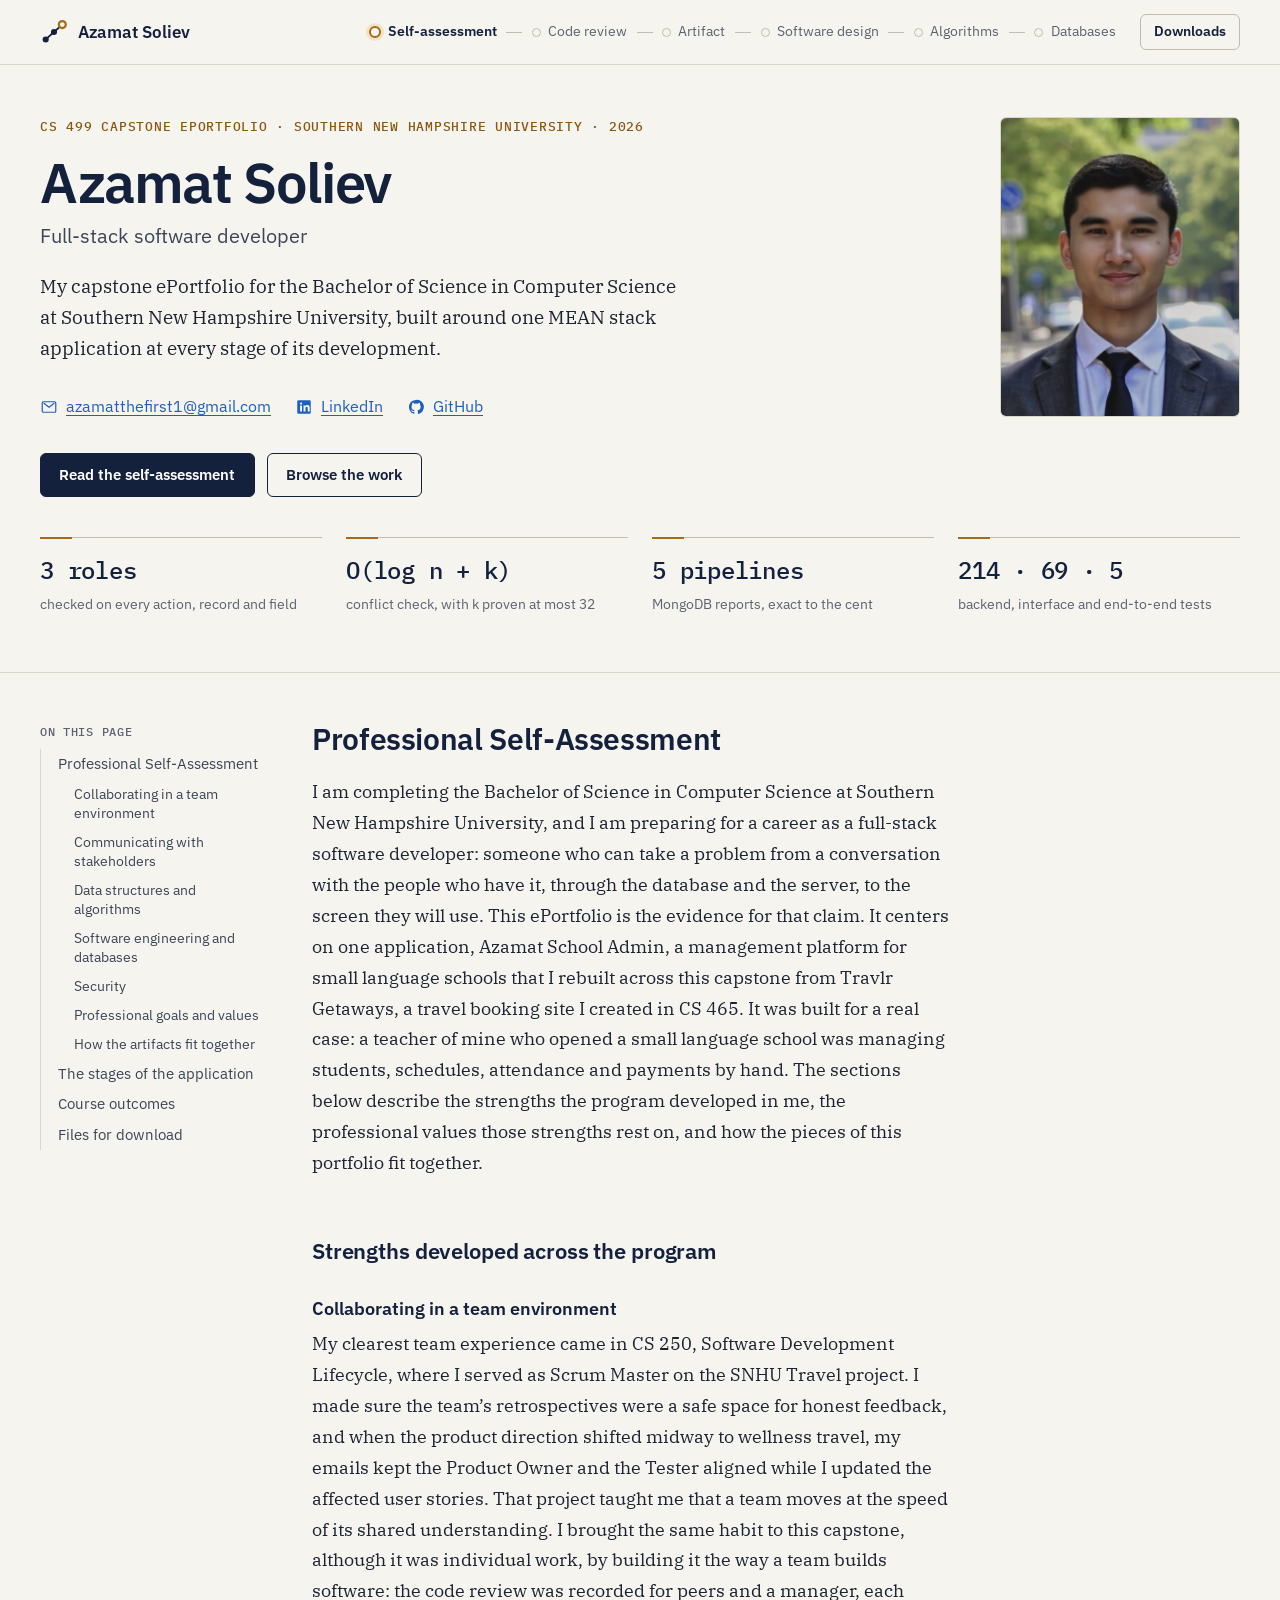
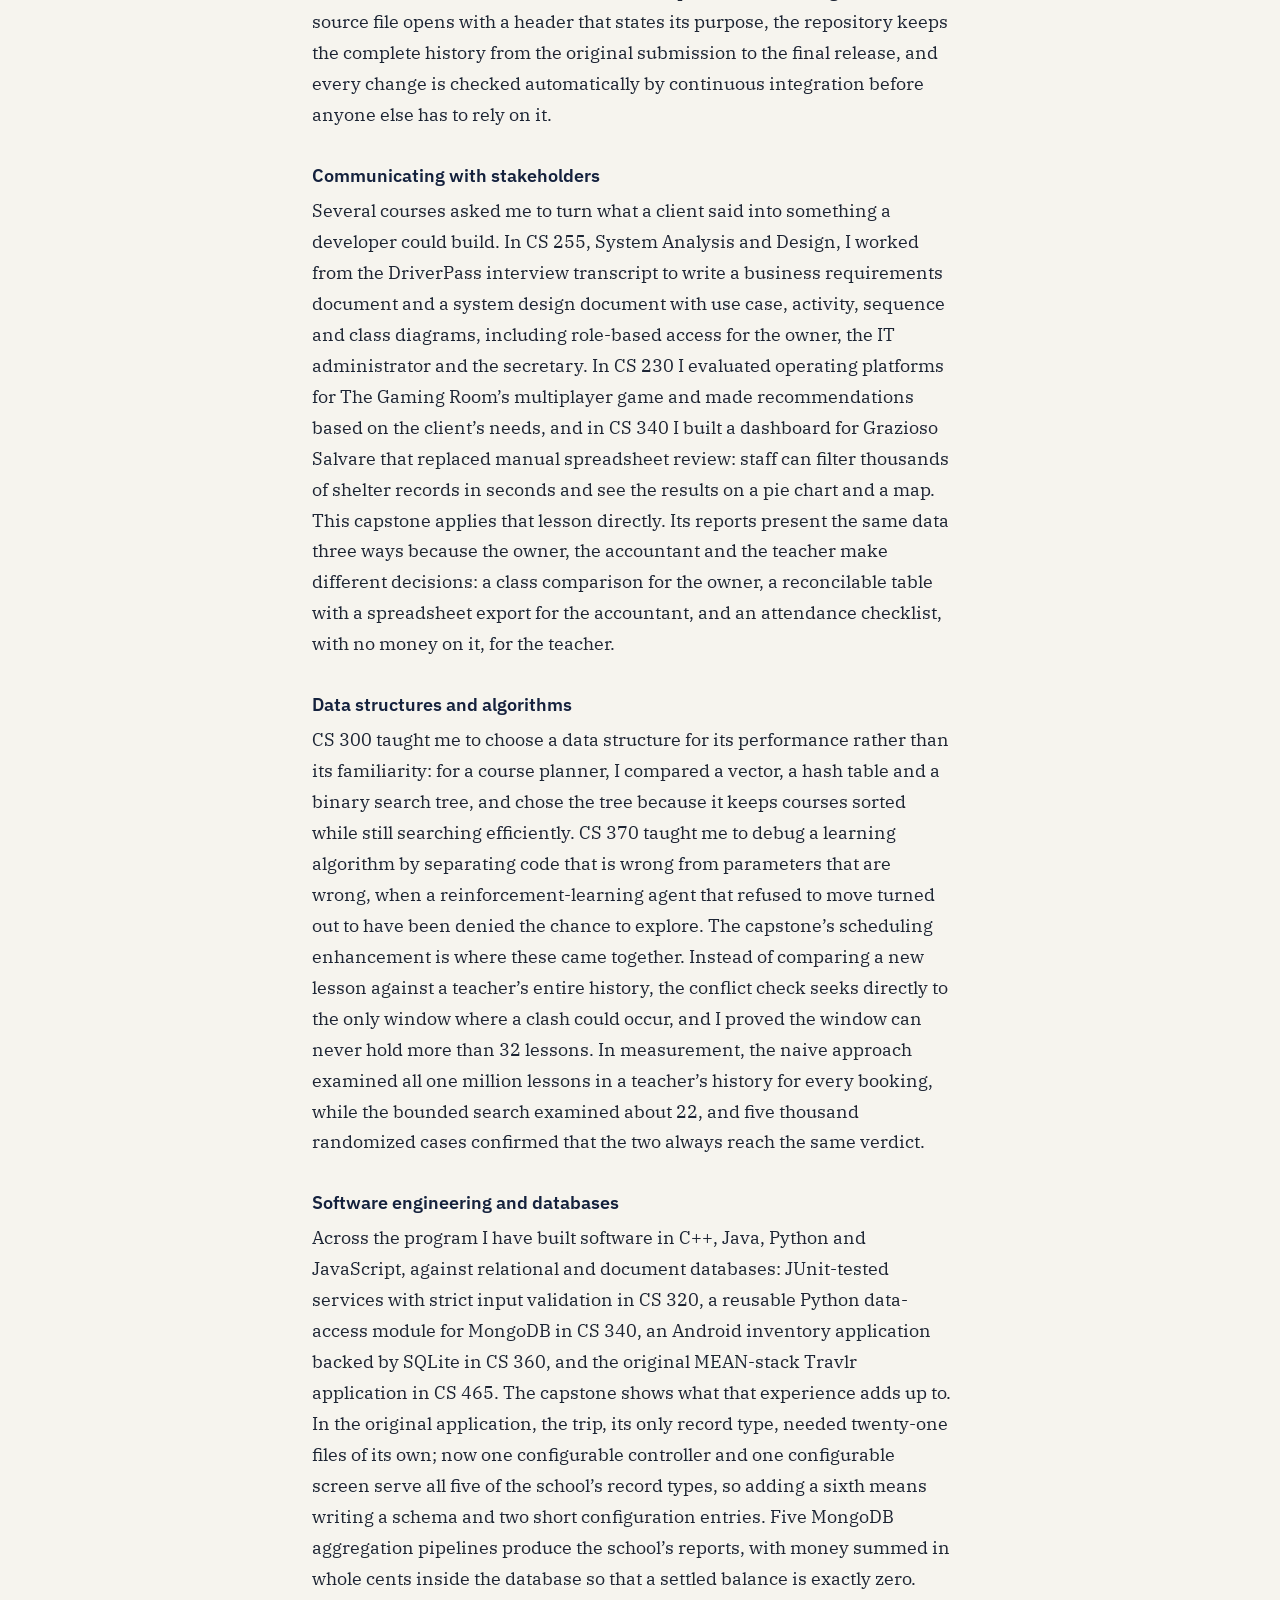
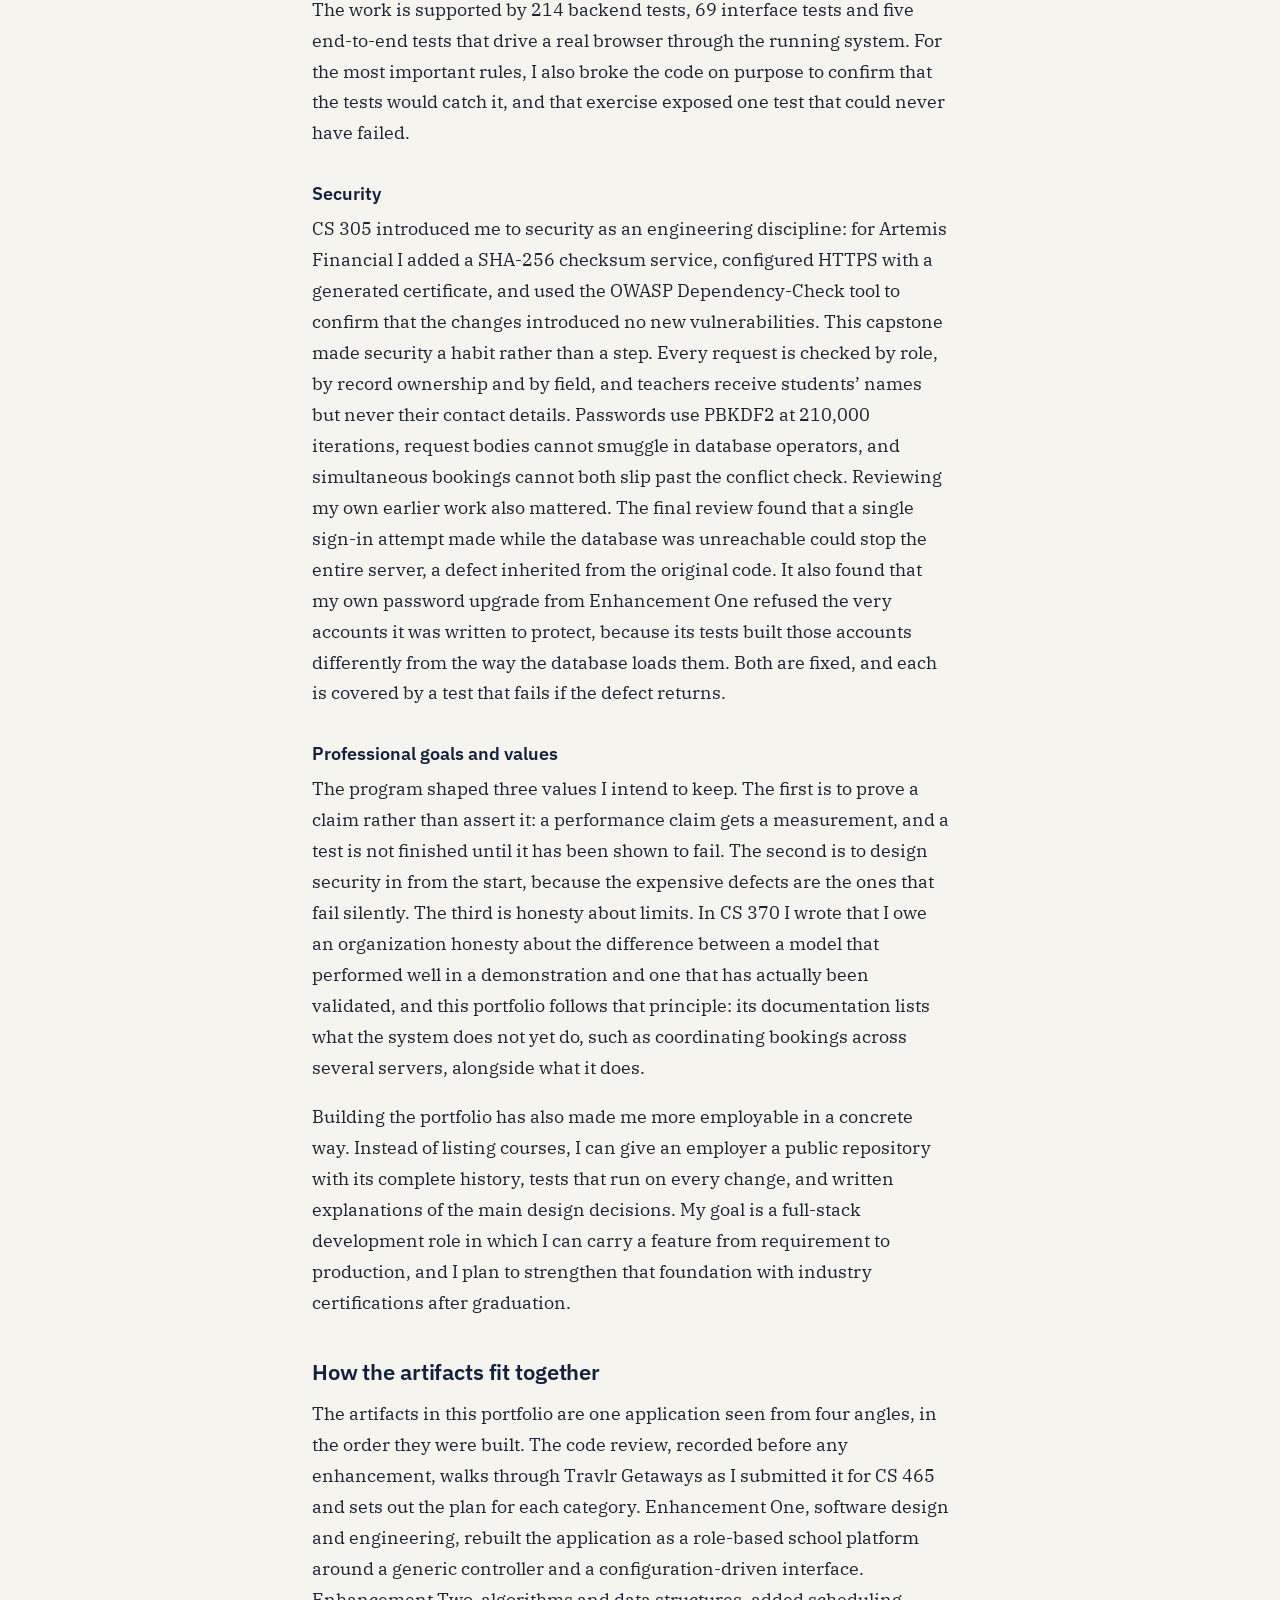
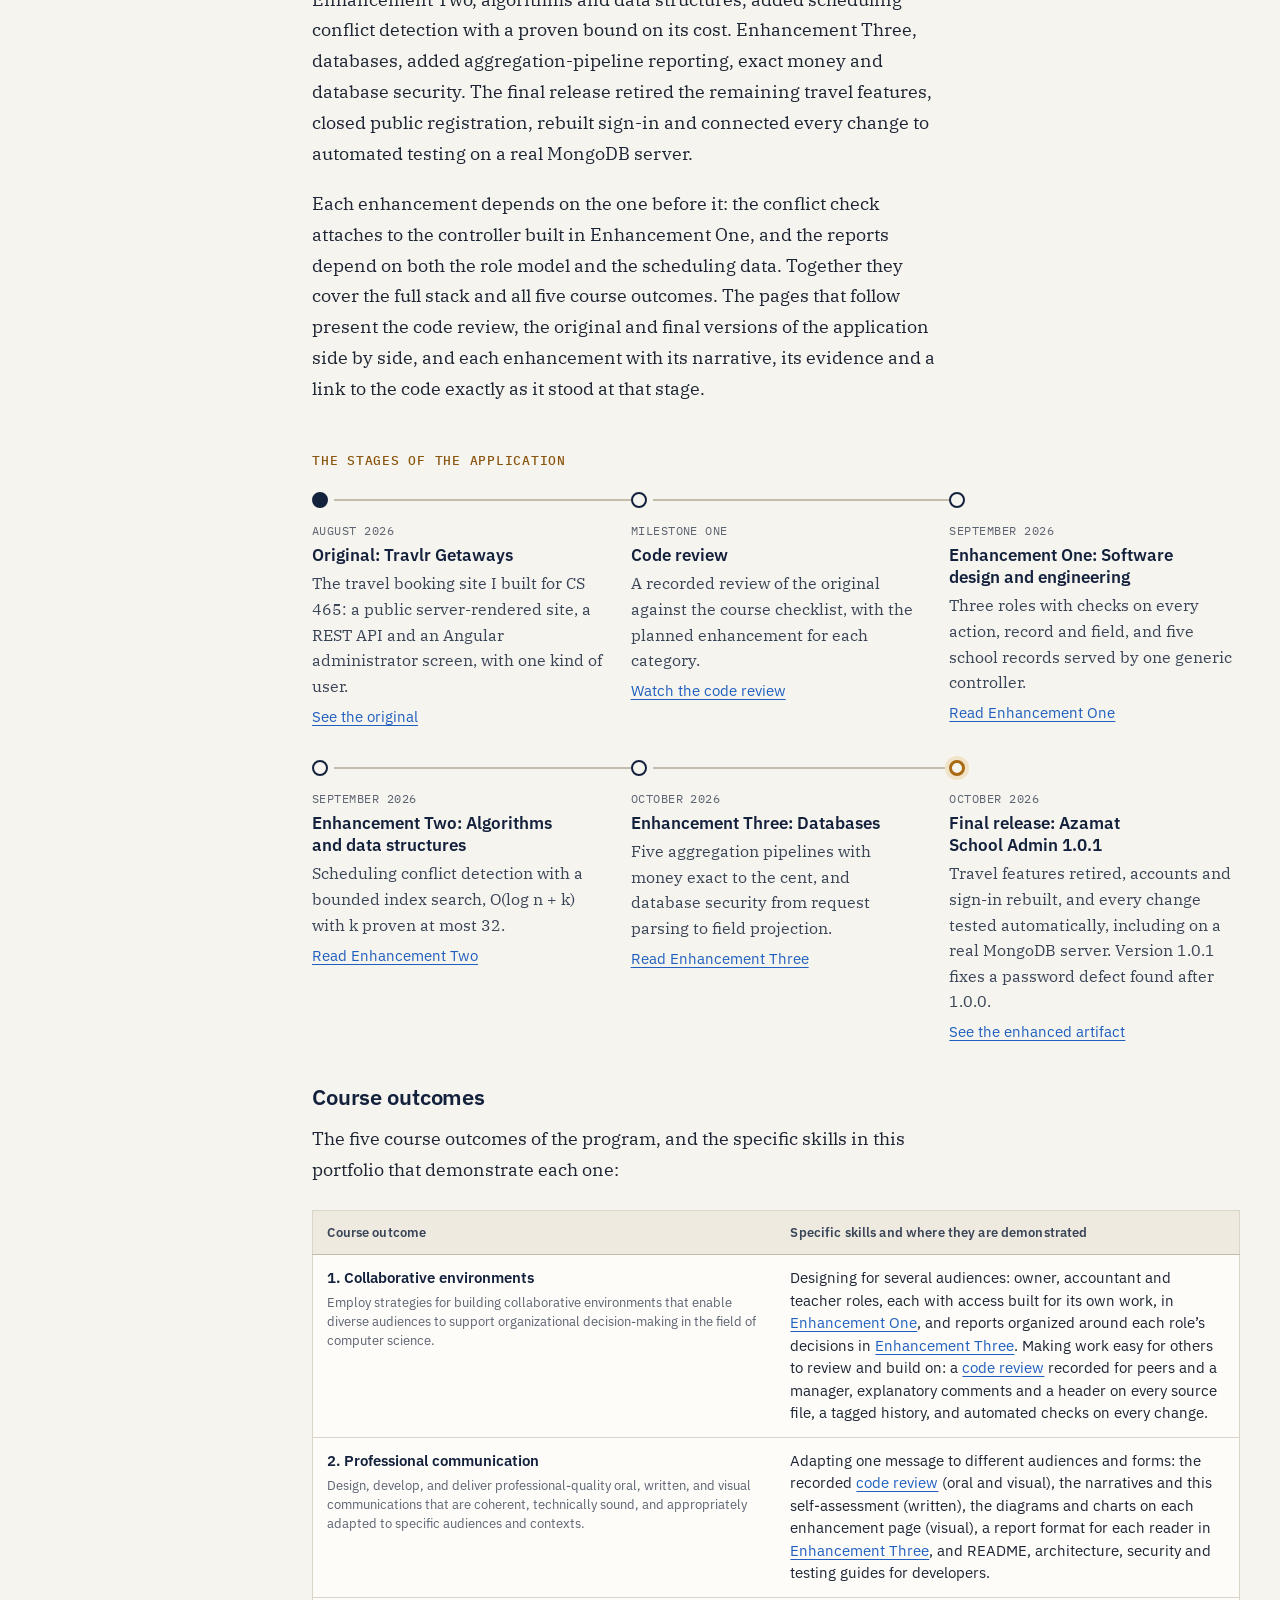
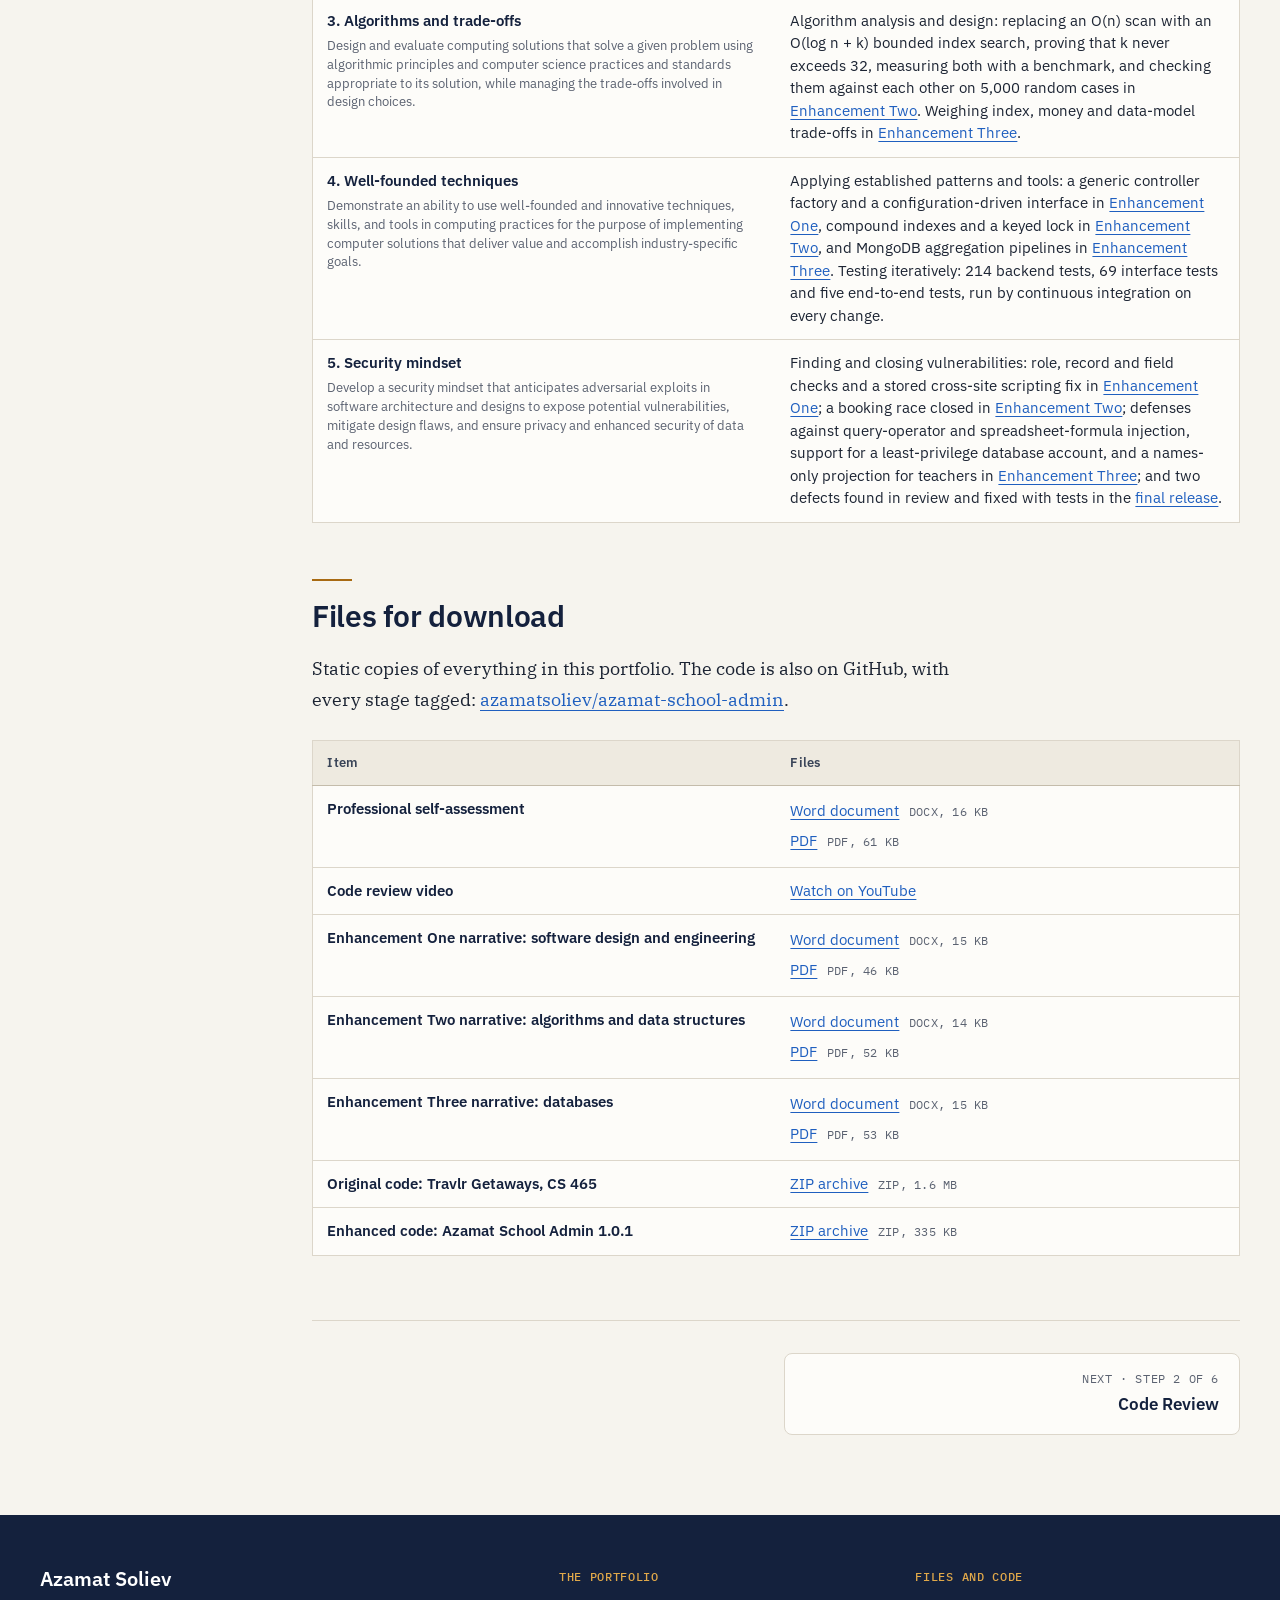
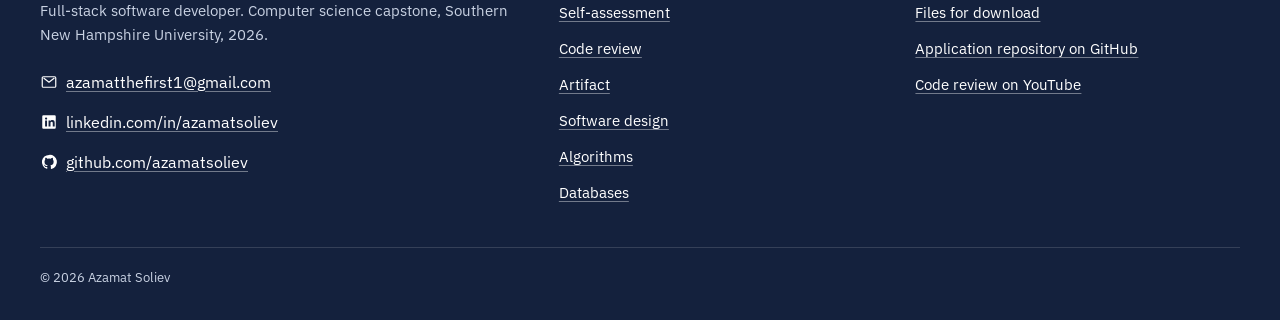
<file: index.html>
<!doctype html>
<!--
  Azamat Soliev · CS 499 Computer Science Capstone ePortfolio
  Home: professional self-assessment
-->
<html lang="en">
<head>
<meta charset="utf-8">
<meta name="viewport" content="width=device-width, initial-scale=1">
<title>Azamat Soliev | Computer Science ePortfolio</title>
<meta name="description" content="Professional self-assessment and capstone ePortfolio of Azamat Soliev, full-stack software developer: one application, from a travel booking site to a school management platform.">
<meta name="author" content="Azamat Soliev">
<meta name="color-scheme" content="light">
<meta name="theme-color" content="#f6f4ee">
<link rel="canonical" href="https://azamatsoliev.github.io/">
<meta property="og:type" content="website">
<meta property="og:site_name" content="Azamat Soliev · CS 499 ePortfolio">
<meta property="og:title" content="Azamat Soliev | Computer Science ePortfolio">
<meta property="og:description" content="Professional self-assessment and capstone ePortfolio of Azamat Soliev, full-stack software developer: one application, from a travel booking site to a school management platform.">
<meta property="og:url" content="https://azamatsoliev.github.io/">
<meta property="og:image" content="https://azamatsoliev.github.io/assets/images/social-card.png">
<meta property="og:image:width" content="1200">
<meta property="og:image:height" content="630">
<meta property="og:image:alt" content="Azamat Soliev, CS 499 Computer Science Capstone ePortfolio">
<meta name="twitter:card" content="summary_large_image">
<link rel="icon" href="favicon.ico" sizes="32x32">
<link rel="icon" href="assets/images/favicon.svg" type="image/svg+xml">
<link rel="apple-touch-icon" href="apple-touch-icon.png">
<link rel="preload" href="assets/fonts/ibm-plex-sans-latin-400-normal.woff2" as="font" type="font/woff2" crossorigin>
<link rel="preload" href="assets/fonts/ibm-plex-sans-latin-600-normal.woff2" as="font" type="font/woff2" crossorigin>
<link rel="preload" href="assets/fonts/ibm-plex-serif-latin-400-normal.woff2" as="font" type="font/woff2" crossorigin>
<link rel="stylesheet" href="assets/css/site.css">
</head>
<body>

<a class="skip-link" href="#main">Skip to main content</a>
<!-- site-header -->
<header class="site-header">
  <div class="header-inner">
    <a class="brand" href="index.html"><svg class="brand-mark" viewBox="0 0 32 32" aria-hidden="true" focusable="false"><path d="M6.5 24.5 16 16l9.5-8.5" fill="none" stroke="currentColor" stroke-width="2" stroke-linecap="round"/><circle cx="6.5" cy="24.5" r="3.5" fill="currentColor"/><circle cx="16" cy="16" r="3.5" fill="currentColor"/><circle class="mark-ring" cx="25.5" cy="7.5" r="4" stroke-width="2.5"/></svg><span class="brand-name">Azamat Soliev</span></a>
    <nav class="steps-nav" aria-label="Portfolio">
      <ol class="steps">
        <li class="step is-current"><a href="index.html" aria-current="page"><span class="step-dot" aria-hidden="true"></span><span class="step-label">Self-assessment</span></a></li>
        <li class="step"><a href="code-review.html"><span class="step-dot" aria-hidden="true"></span><span class="step-label">Code review</span></a></li>
        <li class="step"><a href="artifact.html"><span class="step-dot" aria-hidden="true"></span><span class="step-label">Artifact</span></a></li>
        <li class="step"><a href="software-design.html"><span class="step-dot" aria-hidden="true"></span><span class="step-label">Software design</span></a></li>
        <li class="step"><a href="algorithms.html"><span class="step-dot" aria-hidden="true"></span><span class="step-label">Algorithms</span></a></li>
        <li class="step"><a href="databases.html"><span class="step-dot" aria-hidden="true"></span><span class="step-label">Databases</span></a></li>
      </ol>
      <a class="steps-extra" href="index.html#files">Downloads</a>
    </nav>
    <a class="header-button contents-button" href="#contents">Contents</a>
    <details class="menu">
      <summary class="header-button menu-button"><span class="menu-icon" aria-hidden="true"></span><span class="menu-label">Menu</span></summary>
      <nav class="menu-panel" aria-label="Portfolio pages">
        <ol class="menu-steps">
          <li class="menu-step is-current"><a href="index.html" aria-current="page"><span class="menu-num" aria-hidden="true">01</span><span class="menu-text"><span class="menu-name">Self-assessment</span> <span class="menu-note">Introduction</span></span></a></li>
          <li class="menu-step"><a href="code-review.html"><span class="menu-num" aria-hidden="true">02</span><span class="menu-text"><span class="menu-name">Code review</span> <span class="menu-note">Milestone One</span></span></a></li>
          <li class="menu-step"><a href="artifact.html"><span class="menu-num" aria-hidden="true">03</span><span class="menu-text"><span class="menu-name">Artifact</span> <span class="menu-note">Original and enhanced</span></span></a></li>
          <li class="menu-step"><a href="software-design.html"><span class="menu-num" aria-hidden="true">04</span><span class="menu-text"><span class="menu-name">Software design</span> <span class="menu-note">Enhancement One</span></span></a></li>
          <li class="menu-step"><a href="algorithms.html"><span class="menu-num" aria-hidden="true">05</span><span class="menu-text"><span class="menu-name">Algorithms</span> <span class="menu-note">Enhancement Two</span></span></a></li>
          <li class="menu-step"><a href="databases.html"><span class="menu-num" aria-hidden="true">06</span><span class="menu-text"><span class="menu-name">Databases</span> <span class="menu-note">Enhancement Three</span></span></a></li>
        </ol>
        <ul class="menu-extra">
          <li><a href="index.html#files">Downloads</a></li>
          <li><a href="#contact">Contact</a></li>
        </ul>
      </nav>
    </details>
  </div>
</header>
<!-- /site-header -->
<main id="main" tabindex="-1">

<section class="hero" aria-labelledby="name">
  <div class="hero-inner">
    <div class="hero-text">
      <p class="eyebrow">CS 499 Capstone ePortfolio · Southern New Hampshire University · 2026</p>
      <h1 id="name">Azamat Soliev</h1>
      <p class="hero-role">Full-stack software developer</p>
      <p class="hero-lead">My capstone ePortfolio for the Bachelor of Science in Computer Science at Southern New Hampshire University, built around one MEAN stack application at every stage of its development.</p>
      <ul class="contact-list hero-contacts">
        <li><a href="mailto:azamatthefirst1@gmail.com"><svg class="icon" viewBox="0 0 24 24" aria-hidden="true" focusable="false"><path d="M3 6.5A1.5 1.5 0 0 1 4.5 5h15A1.5 1.5 0 0 1 21 6.5v11a1.5 1.5 0 0 1-1.5 1.5h-15A1.5 1.5 0 0 1 3 17.5v-11Zm1.8.3 7.2 5.4 7.2-5.4" fill="none" stroke="currentColor" stroke-width="1.6" stroke-linejoin="round"/></svg><span>azamatthefirst1@gmail.com</span></a></li>
        <li><a href="https://www.linkedin.com/in/azamatsoliev"><svg class="icon" viewBox="0 0 24 24" aria-hidden="true" focusable="false"><path d="M4.5 3h15A1.5 1.5 0 0 1 21 4.5v15a1.5 1.5 0 0 1-1.5 1.5h-15A1.5 1.5 0 0 1 3 19.5v-15A1.5 1.5 0 0 1 4.5 3Zm2.3 6.9V18h2.6V9.9H6.8Zm1.3-4a1.5 1.5 0 1 0 0 3 1.5 1.5 0 0 0 0-3Zm3.3 4V18H14v-4.3c0-1.1.2-2.2 1.6-2.2 1.4 0 1.4 1.3 1.4 2.3V18h2.6v-4.7c0-2.3-.5-4-3.2-4-1.3 0-2.1.7-2.5 1.4V9.9h-2.5Z" fill="currentColor"/></svg><span>LinkedIn</span></a></li>
        <li><a href="https://github.com/azamatsoliev"><svg class="icon" viewBox="0 0 24 24" aria-hidden="true" focusable="false"><path d="M12 2.5a9.5 9.5 0 0 0-3 18.5c.5.1.7-.2.7-.5v-1.8c-2.6.6-3.2-1.1-3.2-1.1-.4-1.1-1-1.4-1-1.4-.9-.6 0-.6 0-.6 1 .1 1.5 1 1.5 1 .8 1.5 2.2 1 2.7.8.1-.6.3-1 .6-1.2-2.1-.2-4.3-1-4.3-4.6 0-1 .4-1.9 1-2.5-.1-.3-.4-1.2.1-2.6 0 0 .8-.3 2.6 1a9 9 0 0 1 4.8 0c1.8-1.3 2.6-1 2.6-1 .5 1.4.2 2.3.1 2.6.6.7 1 1.5 1 2.5 0 3.6-2.2 4.4-4.3 4.6.3.3.6.9.6 1.8v2.7c0 .3.2.6.7.5A9.5 9.5 0 0 0 12 2.5Z" fill="currentColor"/></svg><span>GitHub</span></a></li>
      </ul>
      <p class="hero-actions"><a class="button button-primary" href="#self-assessment">Read the self-assessment</a> <a class="button" href="#journey">Browse the work</a></p>
    </div>
    <div class="hero-portrait"><img src="assets/images/azamat-soliev.jpg" alt="Portrait of Azamat Soliev" width="480" height="600" fetchpriority="high" decoding="async"></div>
  </div>
  <ul class="figures-strip" aria-label="Key results">
    <li><a href="software-design.html"><span class="figure-value">3 roles</span><span class="figure-label">checked on every action, record and field</span></a></li>
    <li><a href="algorithms.html"><span class="figure-value">O(log n + k)</span><span class="figure-label">conflict check, with k proven at most 32</span></a></li>
    <li><a href="databases.html"><span class="figure-value">5 pipelines</span><span class="figure-label">MongoDB reports, exact to the cent</span></a></li>
    <li><a href="artifact.html#final"><span class="figure-value">214 · 69 · 5</span><span class="figure-label">backend, interface and end-to-end tests</span></a></li>
  </ul>
</section>

<div class="page">
<header class="page-head">
  <h2 id="self-assessment">Professional Self-Assessment</h2>
  <div class="prose">
  <p>I am completing the Bachelor of Science in Computer Science at Southern New Hampshire University, and I am preparing for a career as a full-stack software developer: someone who can take a problem from a conversation with the people who have it, through the database and the server, to the screen they will use. This ePortfolio is the evidence for that claim. It centers on one application, Azamat School Admin, a management platform for small language schools that I rebuilt across this capstone from Travlr Getaways, a travel booking site I created in CS 465. It was built for a real case: a teacher of mine who opened a small language school was managing students, schedules, attendance and payments by hand. The sections below describe the strengths the program developed in me, the professional values those strengths rest on, and how the pieces of this portfolio fit together.</p>
  </div>
</header>

<nav class="toc" id="contents" aria-label="On this page">
  <p class="toc-title">On this page</p>
  <ul>
    <li><a href="#self-assessment">Professional Self-Assessment</a>
      <ul>
        <li><a href="#collaborating-in-a-team-environment">Collaborating in a team environment</a></li>
        <li><a href="#communicating-with-stakeholders">Communicating with stakeholders</a></li>
        <li><a href="#data-structures-and-algorithms">Data structures and algorithms</a></li>
        <li><a href="#software-engineering-and-databases">Software engineering and databases</a></li>
        <li><a href="#security">Security</a></li>
        <li><a href="#professional-goals-and-values">Professional goals and values</a></li>
        <li><a href="#fit">How the artifacts fit together</a></li>
      </ul>
    </li>
    <li><a href="#journey">The stages of the application</a></li>
    <li><a href="#outcomes">Course outcomes</a></li>
    <li><a href="#files">Files for download</a></li>
  </ul>
</nav>

<div class="page-body">
<div class="prose">
  <h3 id="strengths">Strengths developed across the program</h3>
  <h4 id="collaborating-in-a-team-environment">Collaborating in a team environment</h4>
<p>My clearest team experience came in CS 250, Software Development Lifecycle, where I served as Scrum Master on the SNHU Travel project. I made sure the team’s retrospectives were a safe space for honest feedback, and when the product direction shifted midway to wellness travel, my emails kept the Product Owner and the Tester aligned while I updated the affected user stories. That project taught me that a team moves at the speed of its shared understanding. I brought the same habit to this capstone, although it was individual work, by building it the way a team builds software: the code review was recorded for peers and a manager, each source file opens with a header that states its purpose, the repository keeps the complete history from the original submission to the final release, and every change is checked automatically by continuous integration before anyone else has to rely on it.</p>
<h4 id="communicating-with-stakeholders">Communicating with stakeholders</h4>
<p>Several courses asked me to turn what a client said into something a developer could build. In CS 255, System Analysis and Design, I worked from the DriverPass interview transcript to write a business requirements document and a system design document with use case, activity, sequence and class diagrams, including role-based access for the owner, the IT administrator and the secretary. In CS 230 I evaluated operating platforms for The Gaming Room’s multiplayer game and made recommendations based on the client’s needs, and in CS 340 I built a dashboard for Grazioso Salvare that replaced manual spreadsheet review: staff can filter thousands of shelter records in seconds and see the results on a pie chart and a map. This capstone applies that lesson directly. Its reports present the same data three ways because the owner, the accountant and the teacher make different decisions: a class comparison for the owner, a reconcilable table with a spreadsheet export for the accountant, and an attendance checklist, with no money on it, for the teacher.</p>
<h4 id="data-structures-and-algorithms">Data structures and algorithms</h4>
<p>CS 300 taught me to choose a data structure for its performance rather than its familiarity: for a course planner, I compared a vector, a hash table and a binary search tree, and chose the tree because it keeps courses sorted while still searching efficiently. CS 370 taught me to debug a learning algorithm by separating code that is wrong from parameters that are wrong, when a reinforcement-learning agent that refused to move turned out to have been denied the chance to explore. The capstone’s scheduling enhancement is where these came together. Instead of comparing a new lesson against a teacher’s entire history, the conflict check seeks directly to the only window where a clash could occur, and I proved the window can never hold more than 32 lessons. In measurement, the naive approach examined all one million lessons in a teacher’s history for every booking, while the bounded search examined about 22, and five thousand randomized cases confirmed that the two always reach the same verdict.</p>
<h4 id="software-engineering-and-databases">Software engineering and databases</h4>
<p>Across the program I have built software in C++, Java, Python and JavaScript, against relational and document databases: JUnit-tested services with strict input validation in CS 320, a reusable Python data-access module for MongoDB in CS 340, an Android inventory application backed by SQLite in CS 360, and the original MEAN-stack Travlr application in CS 465. The capstone shows what that experience adds up to. In the original application, the trip, its only record type, needed twenty-one files of its own; now one configurable controller and one configurable screen serve all five of the school’s record types, so adding a sixth means writing a schema and two short configuration entries. Five MongoDB aggregation pipelines produce the school’s reports, with money summed in whole cents inside the database so that a settled balance is exactly zero. The work is supported by 214 backend tests, 69 interface tests and five end-to-end tests that drive a real browser through the running system. For the most important rules, I also broke the code on purpose to confirm that the tests would catch it, and that exercise exposed one test that could never have failed.</p>
<h4 id="security">Security</h4>
<p>CS 305 introduced me to security as an engineering discipline: for Artemis Financial I added a SHA-256 checksum service, configured HTTPS with a generated certificate, and used the OWASP Dependency-Check tool to confirm that the changes introduced no new vulnerabilities. This capstone made security a habit rather than a step. Every request is checked by role, by record ownership and by field, and teachers receive students’ names but never their contact details. Passwords use PBKDF2 at 210,000 iterations, request bodies cannot smuggle in database operators, and simultaneous bookings cannot both slip past the conflict check. Reviewing my own earlier work also mattered. The final review found that a single sign-in attempt made while the database was unreachable could stop the entire server, a defect inherited from the original code. It also found that my own password upgrade from Enhancement One refused the very accounts it was written to protect, because its tests built those accounts differently from the way the database loads them. Both are fixed, and each is covered by a test that fails if the defect returns.</p>
<h4 id="professional-goals-and-values">Professional goals and values</h4>
<p>The program shaped three values I intend to keep. The first is to prove a claim rather than assert it: a performance claim gets a measurement, and a test is not finished until it has been shown to fail. The second is to design security in from the start, because the expensive defects are the ones that fail silently. The third is honesty about limits. In CS 370 I wrote that I owe an organization honesty about the difference between a model that performed well in a demonstration and one that has actually been validated, and this portfolio follows that principle: its documentation lists what the system does not yet do, such as coordinating bookings across several servers, alongside what it does.</p>
<p>Building the portfolio has also made me more employable in a concrete way. Instead of listing courses, I can give an employer a public repository with its complete history, tests that run on every change, and written explanations of the main design decisions. My goal is a full-stack development role in which I can carry a feature from requirement to production, and I plan to strengthen that foundation with industry certifications after graduation.</p>

  <h3 id="fit">How the artifacts fit together</h3>
  <p>The artifacts in this portfolio are one application seen from four angles, in the order they were built. The code review, recorded before any enhancement, walks through Travlr Getaways as I submitted it for CS 465 and sets out the plan for each category. Enhancement One, software design and engineering, rebuilt the application as a role-based school platform around a generic controller and a configuration-driven interface. Enhancement Two, algorithms and data structures, added scheduling conflict detection with a proven bound on its cost. Enhancement Three, databases, added aggregation-pipeline reporting, exact money and database security. The final release retired the remaining travel features, closed public registration, rebuilt sign-in and connected every change to automated testing on a real MongoDB server.</p>
<p>Each enhancement depends on the one before it: the conflict check attaches to the controller built in Enhancement One, and the reports depend on both the role model and the scheduling data. Together they cover the full stack and all five course outcomes. The pages that follow present the code review, the original and final versions of the application side by side, and each enhancement with its narrative, its evidence and a link to the code exactly as it stood at that stage.</p>
</div>

<section class="journey" id="journey" aria-labelledby="map-title">
  <h3 id="map-title" class="journey-title">The stages of the application</h3>
  <ol class="stage-map">
    <li class="stage-map-item">
      <p class="stage-when">August 2026</p>
      <h4 class="stage-title">Original: Travlr Getaways</h4>
      <p class="stage-text">The travel booking site I built for CS 465: a public server-rendered site, a REST API and an Angular administrator screen, with one kind of user.</p>
      <p class="stage-link"><a href="artifact.html#original">See the original</a></p>
    </li>
    <li class="stage-map-item">
      <p class="stage-when">Milestone One</p>
      <h4 class="stage-title">Code review</h4>
      <p class="stage-text">A recorded review of the original against the course checklist, with the planned enhancement for each category.</p>
      <p class="stage-link"><a href="code-review.html">Watch the code review</a></p>
    </li>
    <li class="stage-map-item">
      <p class="stage-when">September 2026</p>
      <h4 class="stage-title">Enhancement One: Software design and engineering</h4>
      <p class="stage-text">Three roles with checks on every action, record and field, and five school records served by one generic controller.</p>
      <p class="stage-link"><a href="software-design.html">Read Enhancement One</a></p>
    </li>
    <li class="stage-map-item">
      <p class="stage-when">September 2026</p>
      <h4 class="stage-title">Enhancement Two: Algorithms and data structures</h4>
      <p class="stage-text">Scheduling conflict detection with a bounded index search, O(log n + k) with k proven at most 32.</p>
      <p class="stage-link"><a href="algorithms.html">Read Enhancement Two</a></p>
    </li>
    <li class="stage-map-item">
      <p class="stage-when">October 2026</p>
      <h4 class="stage-title">Enhancement Three: Databases</h4>
      <p class="stage-text">Five aggregation pipelines with money exact to the cent, and database security from request parsing to field projection.</p>
      <p class="stage-link"><a href="databases.html">Read Enhancement Three</a></p>
    </li>
    <li class="stage-map-item">
      <p class="stage-when">October 2026</p>
      <h4 class="stage-title">Final release: Azamat School Admin 1.0.1</h4>
      <p class="stage-text">Travel features retired, accounts and sign-in rebuilt, and every change tested automatically, including on a real MongoDB server. Version 1.0.1 fixes a password defect found after 1.0.0.</p>
      <p class="stage-link"><a href="artifact.html#final">See the enhanced artifact</a></p>
    </li>
  </ol>
</section>

<section class="prose" aria-labelledby="outcomes">
  <h3 id="outcomes">Course outcomes</h3>
  <p>The five course outcomes of the program, and the specific skills in this portfolio that demonstrate each one:</p>
</section>
<div class="table-wrap is-wide">
<table class="stack outcomes">
  <thead><tr><th scope="col">Course outcome</th><th scope="col">Specific skills and where they are demonstrated</th></tr></thead>
  <tbody>
    <tr><th scope="row"><span class="outcome-short">1. Collaborative environments</span><span class="outcome-full">Employ strategies for building collaborative environments that enable diverse audiences to support organizational decision-making in the field of computer science.</span></th><td data-label="Specific skills and where they are demonstrated">Designing for several audiences: owner, accountant and teacher roles, each with access built for its own work, in <a href="software-design.html">Enhancement One</a>, and reports organized around each role’s decisions in <a href="databases.html">Enhancement Three</a>. Making work easy for others to review and build on: a <a href="code-review.html">code review</a> recorded for peers and a manager, explanatory comments and a header on every source file, a tagged history, and automated checks on every change.</td></tr>
    <tr><th scope="row"><span class="outcome-short">2. Professional communication</span><span class="outcome-full">Design, develop, and deliver professional-quality oral, written, and visual communications that are coherent, technically sound, and appropriately adapted to specific audiences and contexts.</span></th><td data-label="Specific skills and where they are demonstrated">Adapting one message to different audiences and forms: the recorded <a href="code-review.html">code review</a> (oral and visual), the narratives and this self-assessment (written), the diagrams and charts on each enhancement page (visual), a report format for each reader in <a href="databases.html">Enhancement Three</a>, and README, architecture, security and testing guides for developers.</td></tr>
    <tr><th scope="row"><span class="outcome-short">3. Algorithms and trade-offs</span><span class="outcome-full">Design and evaluate computing solutions that solve a given problem using algorithmic principles and computer science practices and standards appropriate to its solution, while managing the trade-offs involved in design choices.</span></th><td data-label="Specific skills and where they are demonstrated">Algorithm analysis and design: replacing an O(n) scan with an O(log n + k) bounded index search, proving that k never exceeds 32, measuring both with a benchmark, and checking them against each other on 5,000 random cases in <a href="algorithms.html">Enhancement Two</a>. Weighing index, money and data-model trade-offs in <a href="databases.html">Enhancement Three</a>.</td></tr>
    <tr><th scope="row"><span class="outcome-short">4. Well-founded techniques</span><span class="outcome-full">Demonstrate an ability to use well-founded and innovative techniques, skills, and tools in computing practices for the purpose of implementing computer solutions that deliver value and accomplish industry-specific goals.</span></th><td data-label="Specific skills and where they are demonstrated">Applying established patterns and tools: a generic controller factory and a configuration-driven interface in <a href="software-design.html">Enhancement One</a>, compound indexes and a keyed lock in <a href="algorithms.html">Enhancement Two</a>, and MongoDB aggregation pipelines in <a href="databases.html">Enhancement Three</a>. Testing iteratively: 214 backend tests, 69 interface tests and five end-to-end tests, run by continuous integration on every change.</td></tr>
    <tr><th scope="row"><span class="outcome-short">5. Security mindset</span><span class="outcome-full">Develop a security mindset that anticipates adversarial exploits in software architecture and designs to expose potential vulnerabilities, mitigate design flaws, and ensure privacy and enhanced security of data and resources.</span></th><td data-label="Specific skills and where they are demonstrated">Finding and closing vulnerabilities: role, record and field checks and a stored cross-site scripting fix in <a href="software-design.html">Enhancement One</a>; a booking race closed in <a href="algorithms.html">Enhancement Two</a>; defenses against query-operator and spreadsheet-formula injection, support for a least-privilege database account, and a names-only projection for teachers in <a href="databases.html">Enhancement Three</a>; and two defects found in review and fixed with tests in the <a href="artifact.html#final">final release</a>.</td></tr>
  </tbody>
</table>
</div>

<section class="files" aria-labelledby="files">
  <h2 id="files">Files for download</h2>
  <div class="prose"><p>Static copies of everything in this portfolio. The code is also on GitHub, with every stage tagged: <a href="https://github.com/azamatsoliev/azamat-school-admin">azamatsoliev/azamat-school-admin</a>.</p></div>
<div class="table-wrap is-wide">
<table class="stack file-table">
  <thead><tr><th scope="col">Item</th><th scope="col">Files</th></tr></thead>
  <tbody>
    <tr><th scope="row">Professional self-assessment</th><td data-label="Files"><span class="link-stack"><span><a href="assets/downloads/01_Professional_Self_Assessment_Soliev.docx" download>Word document</a> <span class="file-meta">DOCX, 16 KB</span></span><span><a href="assets/downloads/01_Professional_Self_Assessment_Soliev.pdf" download>PDF</a> <span class="file-meta">PDF, 61 KB</span></span></span></td></tr>
    <tr><th scope="row">Code review video</th><td data-label="Files"><a href="https://youtu.be/u06APioXnVo">Watch on YouTube</a></td></tr>
    <tr><th scope="row">Enhancement One narrative: software design and engineering</th><td data-label="Files"><span class="link-stack"><span><a href="assets/downloads/03_Narrative_Enhancement_One_Software_Design_Soliev.docx" download>Word document</a> <span class="file-meta">DOCX, 15 KB</span></span><span><a href="assets/downloads/03_Narrative_Enhancement_One_Software_Design_Soliev.pdf" download>PDF</a> <span class="file-meta">PDF, 46 KB</span></span></span></td></tr>
    <tr><th scope="row">Enhancement Two narrative: algorithms and data structures</th><td data-label="Files"><span class="link-stack"><span><a href="assets/downloads/04_Narrative_Enhancement_Two_Algorithms_Soliev.docx" download>Word document</a> <span class="file-meta">DOCX, 14 KB</span></span><span><a href="assets/downloads/04_Narrative_Enhancement_Two_Algorithms_Soliev.pdf" download>PDF</a> <span class="file-meta">PDF, 52 KB</span></span></span></td></tr>
    <tr><th scope="row">Enhancement Three narrative: databases</th><td data-label="Files"><span class="link-stack"><span><a href="assets/downloads/05_Narrative_Enhancement_Three_Databases_Soliev.docx" download>Word document</a> <span class="file-meta">DOCX, 15 KB</span></span><span><a href="assets/downloads/05_Narrative_Enhancement_Three_Databases_Soliev.pdf" download>PDF</a> <span class="file-meta">PDF, 53 KB</span></span></span></td></tr>
    <tr><th scope="row">Original code: Travlr Getaways, CS 465</th><td data-label="Files"><a href="assets/downloads/06_Original_Code_Travlr_Getaways_Soliev.zip" download>ZIP archive</a> <span class="file-meta">ZIP, 1.6 MB</span></td></tr>
    <tr><th scope="row">Enhanced code: Azamat School Admin 1.0.1</th><td data-label="Files"><a href="assets/downloads/07_Enhanced_Code_Azamat_School_Admin_v1.0.1_Soliev.zip" download>ZIP archive</a> <span class="file-meta">ZIP, 335 KB</span></td></tr>
  </tbody>
</table>
</div>
</section>

<nav class="pager" aria-label="Previous and next pages">
  <span class="pager-gap"></span>
  <a class="pager-link pager-next" href="code-review.html"><span class="pager-label">Next · Step 2 of 6</span><span class="pager-title">Code Review</span></a>
</nav>
</div>
</div>
</main>

<!-- site-footer -->
<footer class="site-footer" id="contact">
  <div class="footer-inner">
    <div class="footer-about">
      <p class="footer-name">Azamat Soliev</p>
      <p class="footer-role">Full-stack software developer. Computer science capstone, Southern New Hampshire University, 2026.</p>
    <ul class="contact-list">
      <li><a href="mailto:azamatthefirst1@gmail.com"><svg class="icon" viewBox="0 0 24 24" aria-hidden="true" focusable="false"><path d="M3 6.5A1.5 1.5 0 0 1 4.5 5h15A1.5 1.5 0 0 1 21 6.5v11a1.5 1.5 0 0 1-1.5 1.5h-15A1.5 1.5 0 0 1 3 17.5v-11Zm1.8.3 7.2 5.4 7.2-5.4" fill="none" stroke="currentColor" stroke-width="1.6" stroke-linejoin="round"/></svg><span>azamatthefirst1@gmail.com</span></a></li>
      <li><a href="https://www.linkedin.com/in/azamatsoliev"><svg class="icon" viewBox="0 0 24 24" aria-hidden="true" focusable="false"><path d="M4.5 3h15A1.5 1.5 0 0 1 21 4.5v15a1.5 1.5 0 0 1-1.5 1.5h-15A1.5 1.5 0 0 1 3 19.5v-15A1.5 1.5 0 0 1 4.5 3Zm2.3 6.9V18h2.6V9.9H6.8Zm1.3-4a1.5 1.5 0 1 0 0 3 1.5 1.5 0 0 0 0-3Zm3.3 4V18H14v-4.3c0-1.1.2-2.2 1.6-2.2 1.4 0 1.4 1.3 1.4 2.3V18h2.6v-4.7c0-2.3-.5-4-3.2-4-1.3 0-2.1.7-2.5 1.4V9.9h-2.5Z" fill="currentColor"/></svg><span>linkedin.com/in/azamatsoliev</span></a></li>
      <li><a href="https://github.com/azamatsoliev"><svg class="icon" viewBox="0 0 24 24" aria-hidden="true" focusable="false"><path d="M12 2.5a9.5 9.5 0 0 0-3 18.5c.5.1.7-.2.7-.5v-1.8c-2.6.6-3.2-1.1-3.2-1.1-.4-1.1-1-1.4-1-1.4-.9-.6 0-.6 0-.6 1 .1 1.5 1 1.5 1 .8 1.5 2.2 1 2.7.8.1-.6.3-1 .6-1.2-2.1-.2-4.3-1-4.3-4.6 0-1 .4-1.9 1-2.5-.1-.3-.4-1.2.1-2.6 0 0 .8-.3 2.6 1a9 9 0 0 1 4.8 0c1.8-1.3 2.6-1 2.6-1 .5 1.4.2 2.3.1 2.6.6.7 1 1.5 1 2.5 0 3.6-2.2 4.4-4.3 4.6.3.3.6.9.6 1.8v2.7c0 .3.2.6.7.5A9.5 9.5 0 0 0 12 2.5Z" fill="currentColor"/></svg><span>github.com/azamatsoliev</span></a></li>
    </ul>
    </div>
    <nav class="footer-nav" aria-label="Footer">
      <p class="footer-heading">The portfolio</p>
      <ol class="footer-list">
          <li><a href="index.html">Self-assessment</a></li>
          <li><a href="code-review.html">Code review</a></li>
          <li><a href="artifact.html">Artifact</a></li>
          <li><a href="software-design.html">Software design</a></li>
          <li><a href="algorithms.html">Algorithms</a></li>
          <li><a href="databases.html">Databases</a></li>
      </ol>
    </nav>
    <div class="footer-more">
      <p class="footer-heading">Files and code</p>
      <ul class="footer-list">
        <li><a href="index.html#files">Files for download</a></li>
        <li><a href="https://github.com/azamatsoliev/azamat-school-admin">Application repository on GitHub</a></li>
        <li><a href="https://youtu.be/u06APioXnVo">Code review on YouTube</a></li>
      </ul>
    </div>
  </div>
  <div class="footer-base"><p>© 2026 Azamat Soliev</p></div>
</footer>
<!-- /site-footer -->
<script src="assets/js/site.js" defer></script>
</body>
</html>
</file>
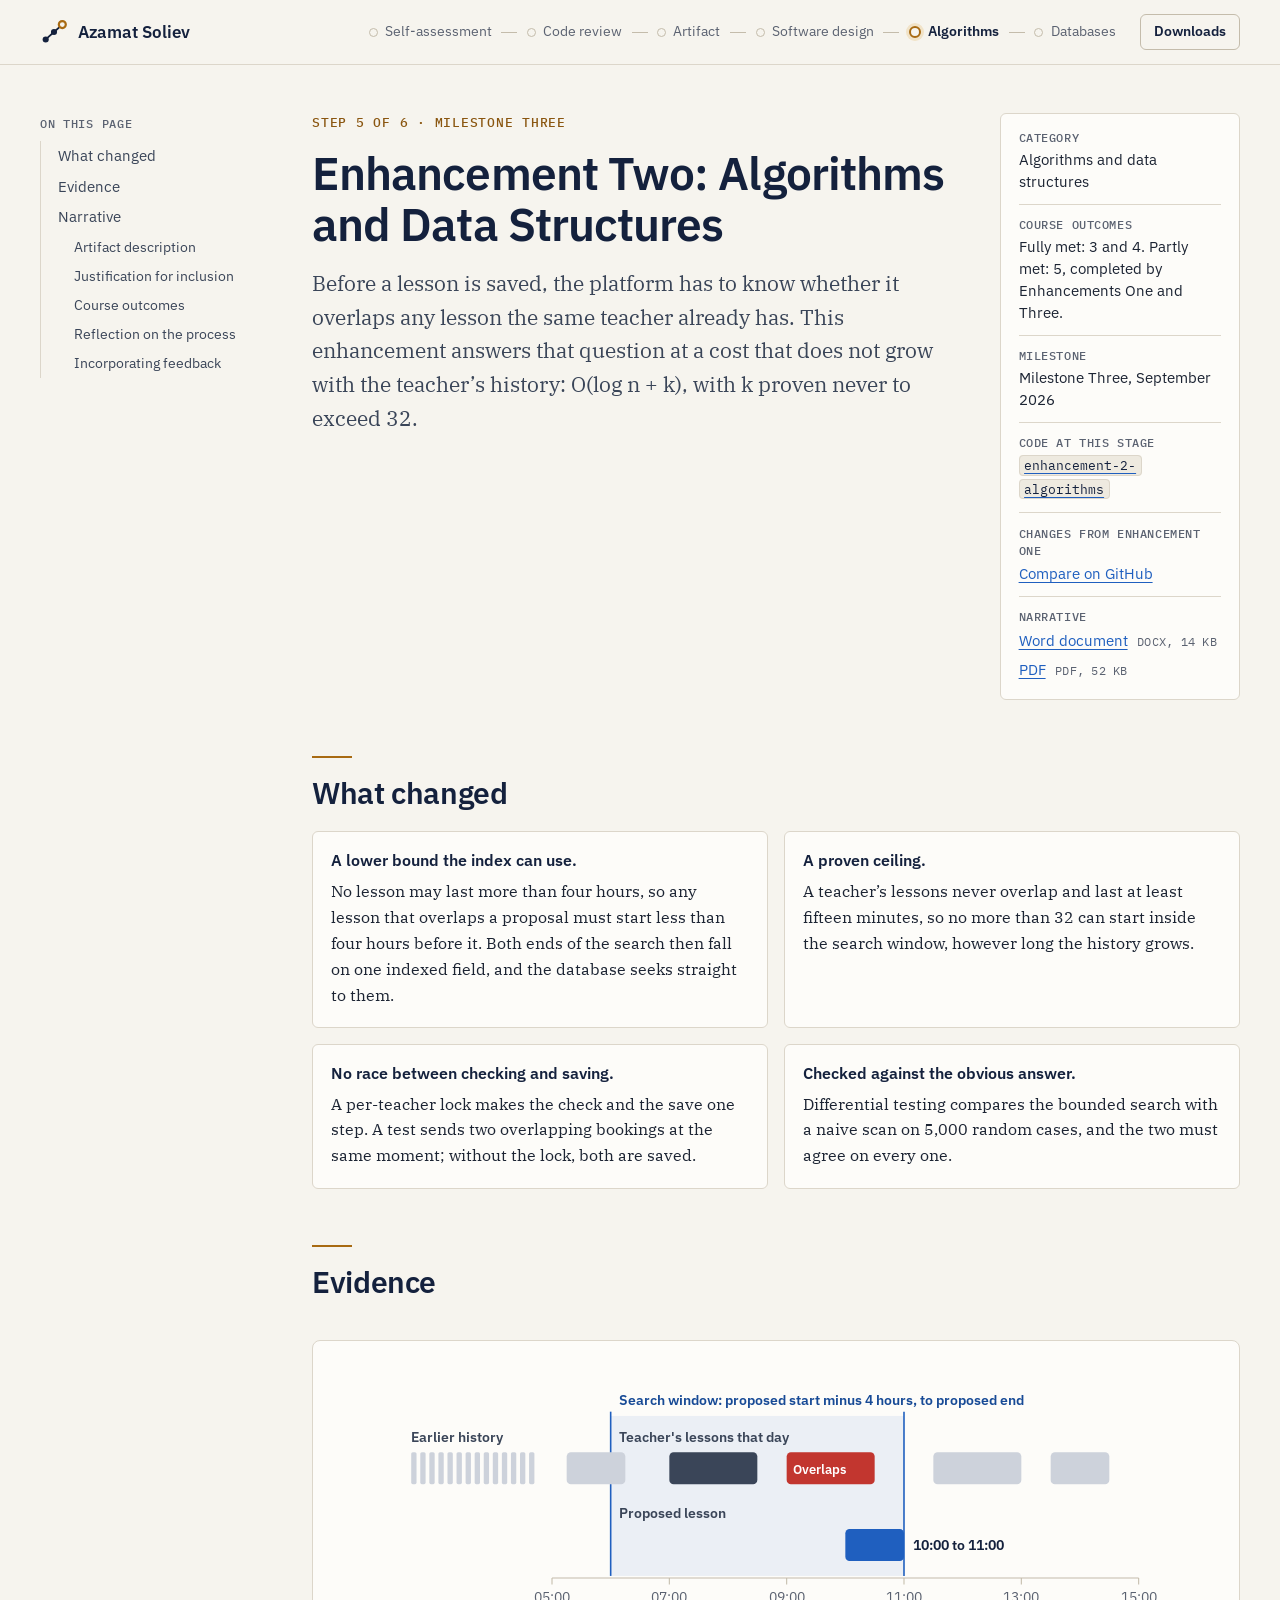
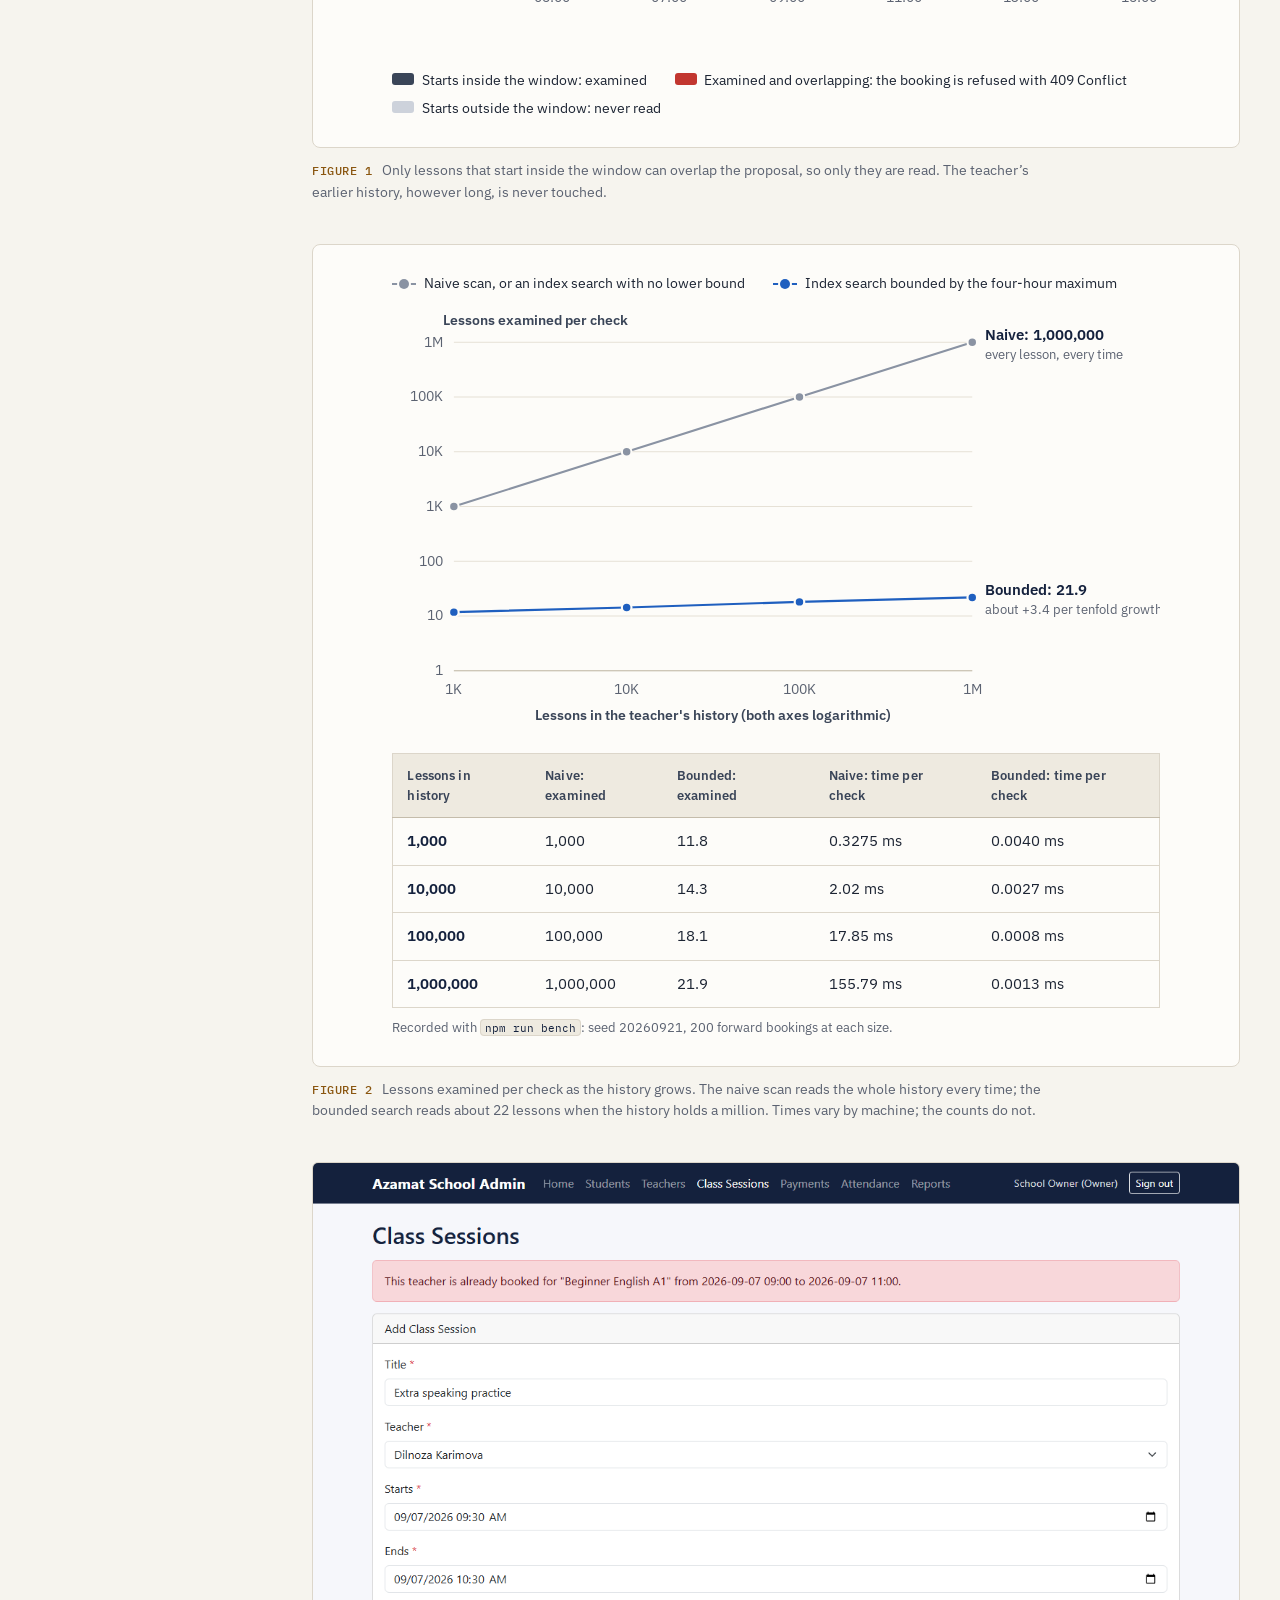
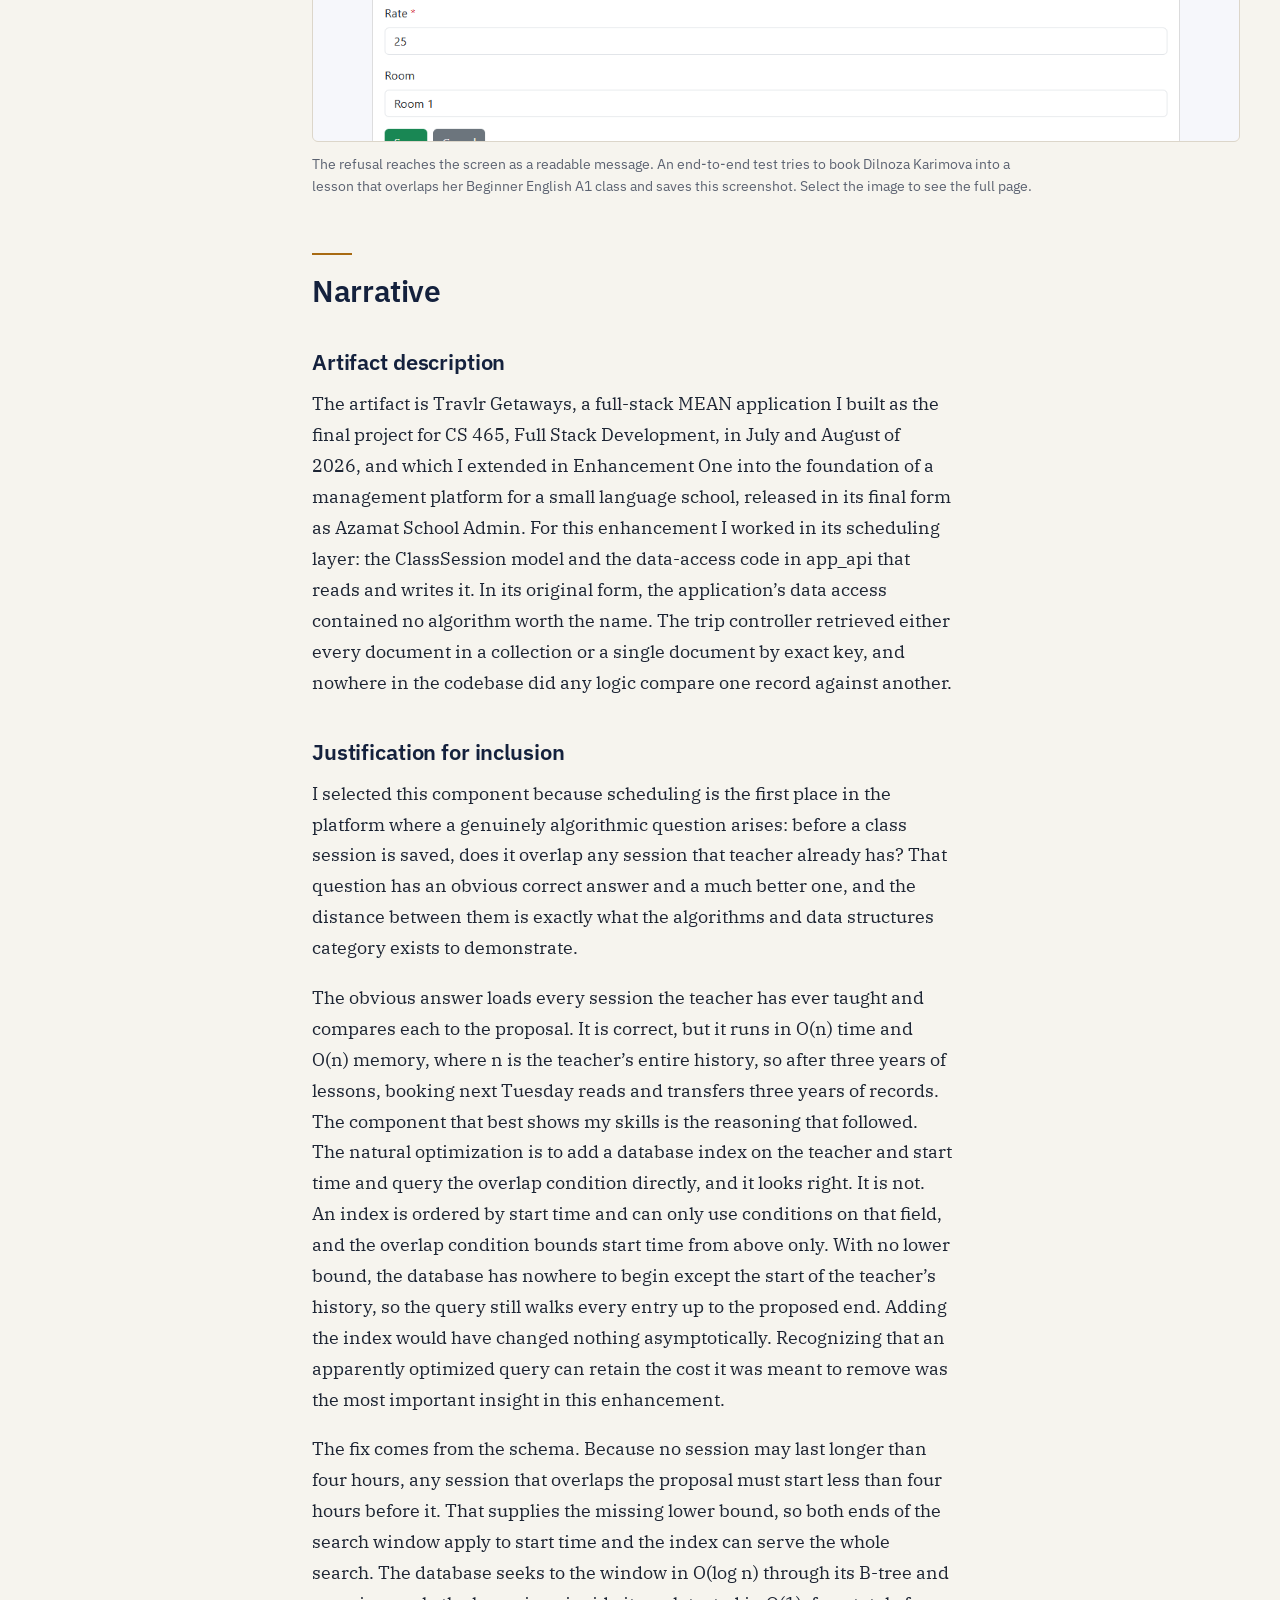
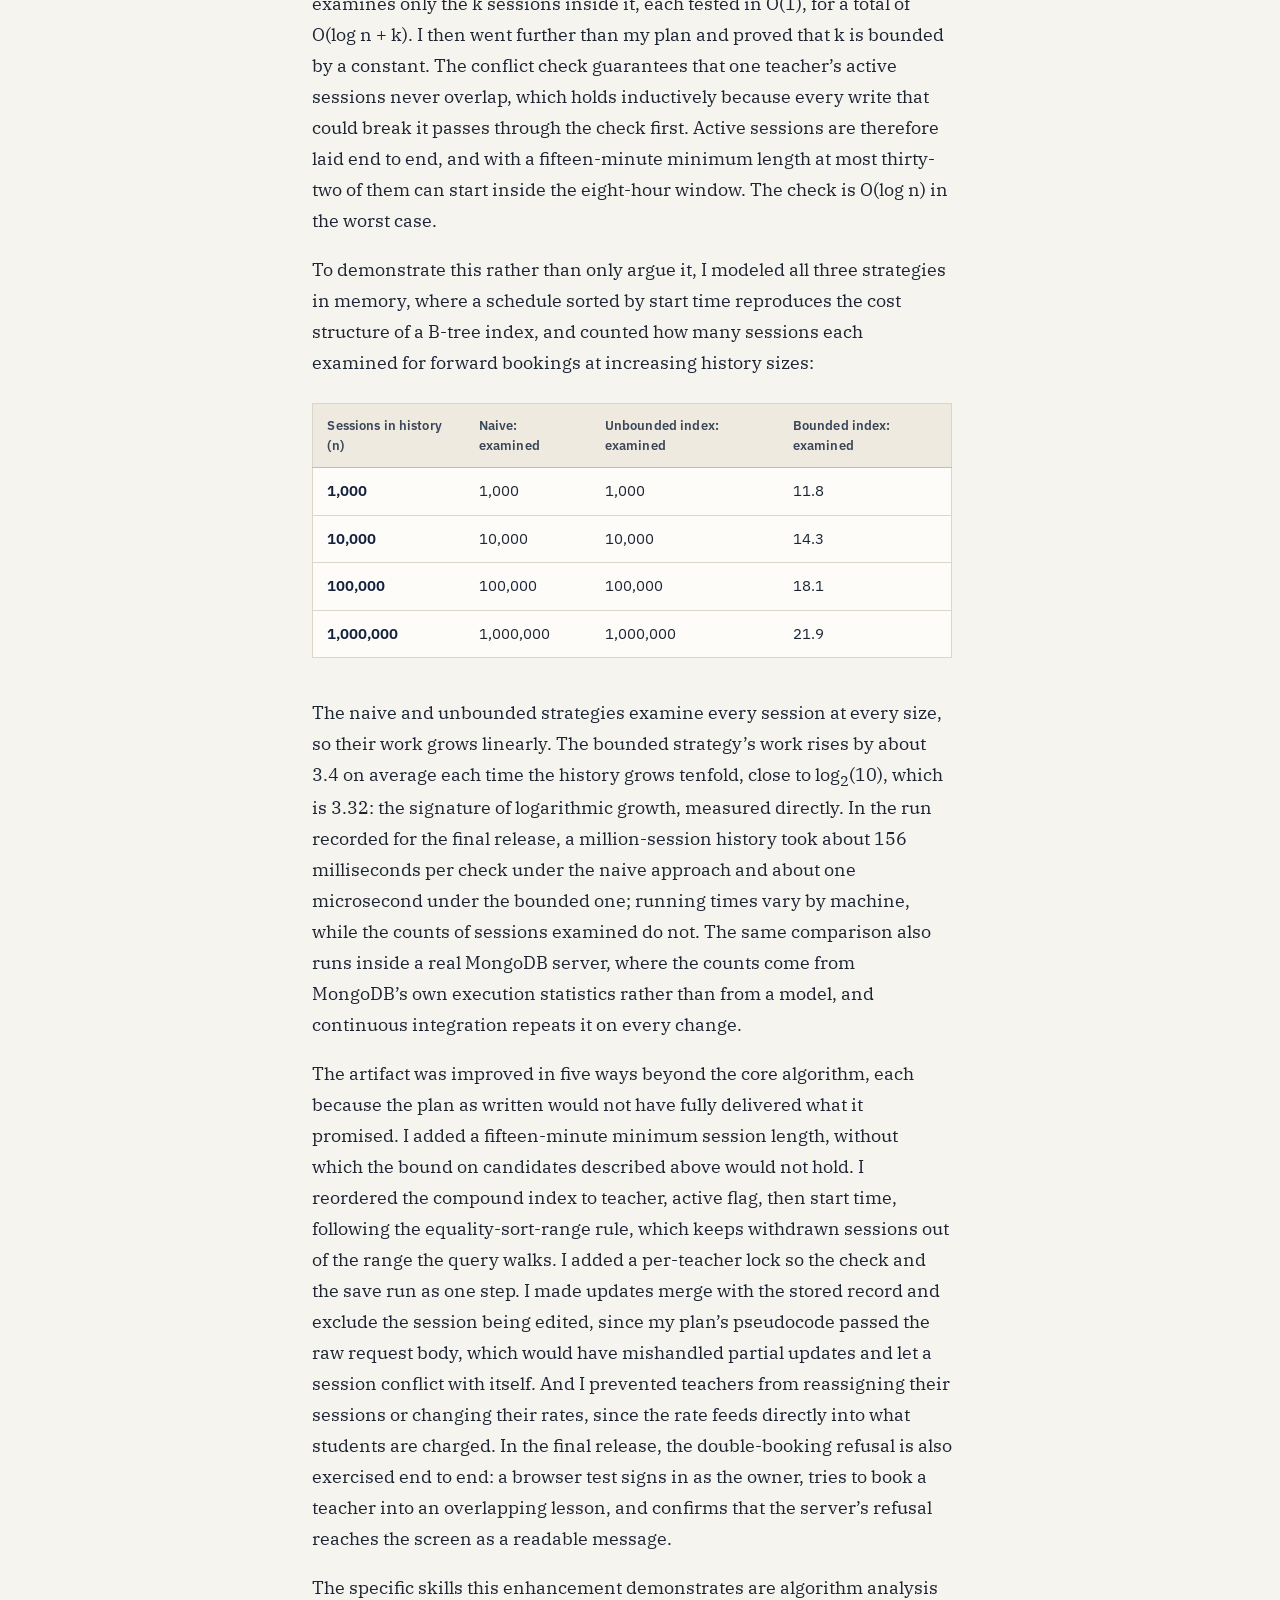
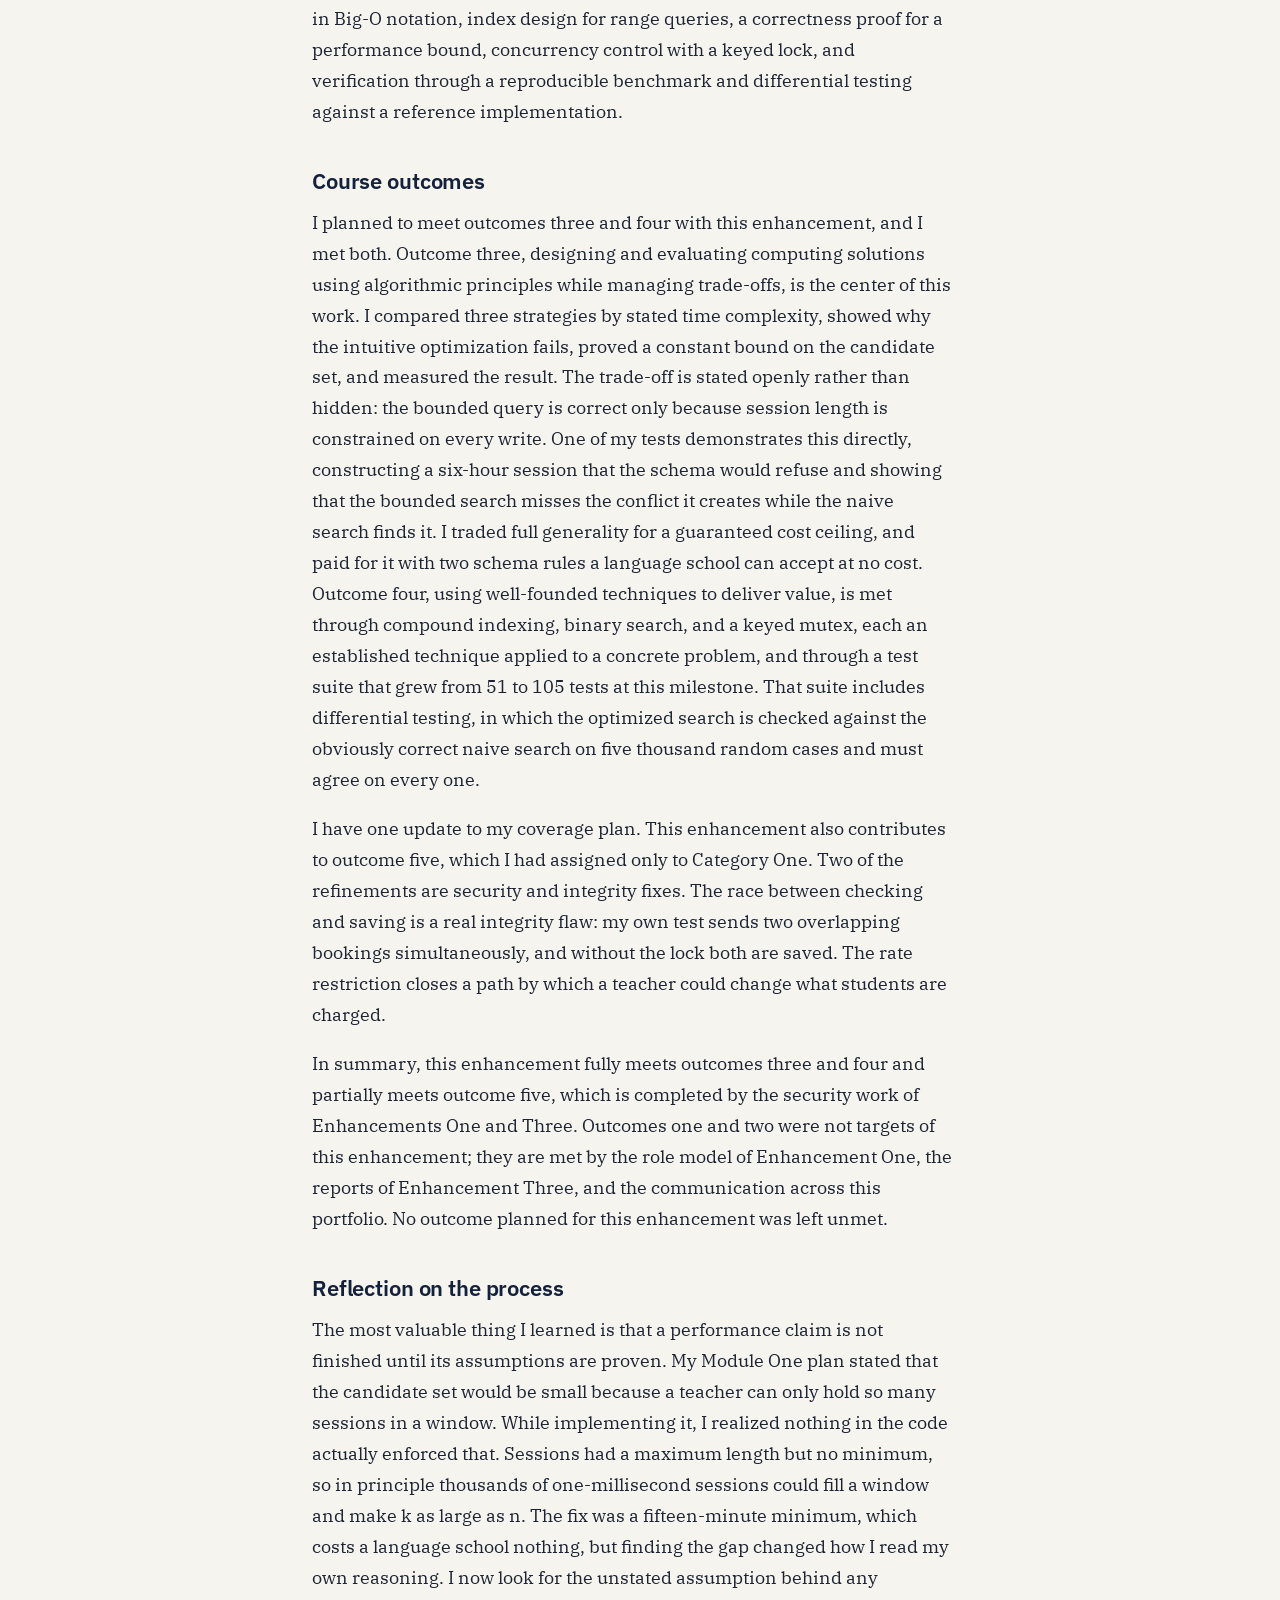
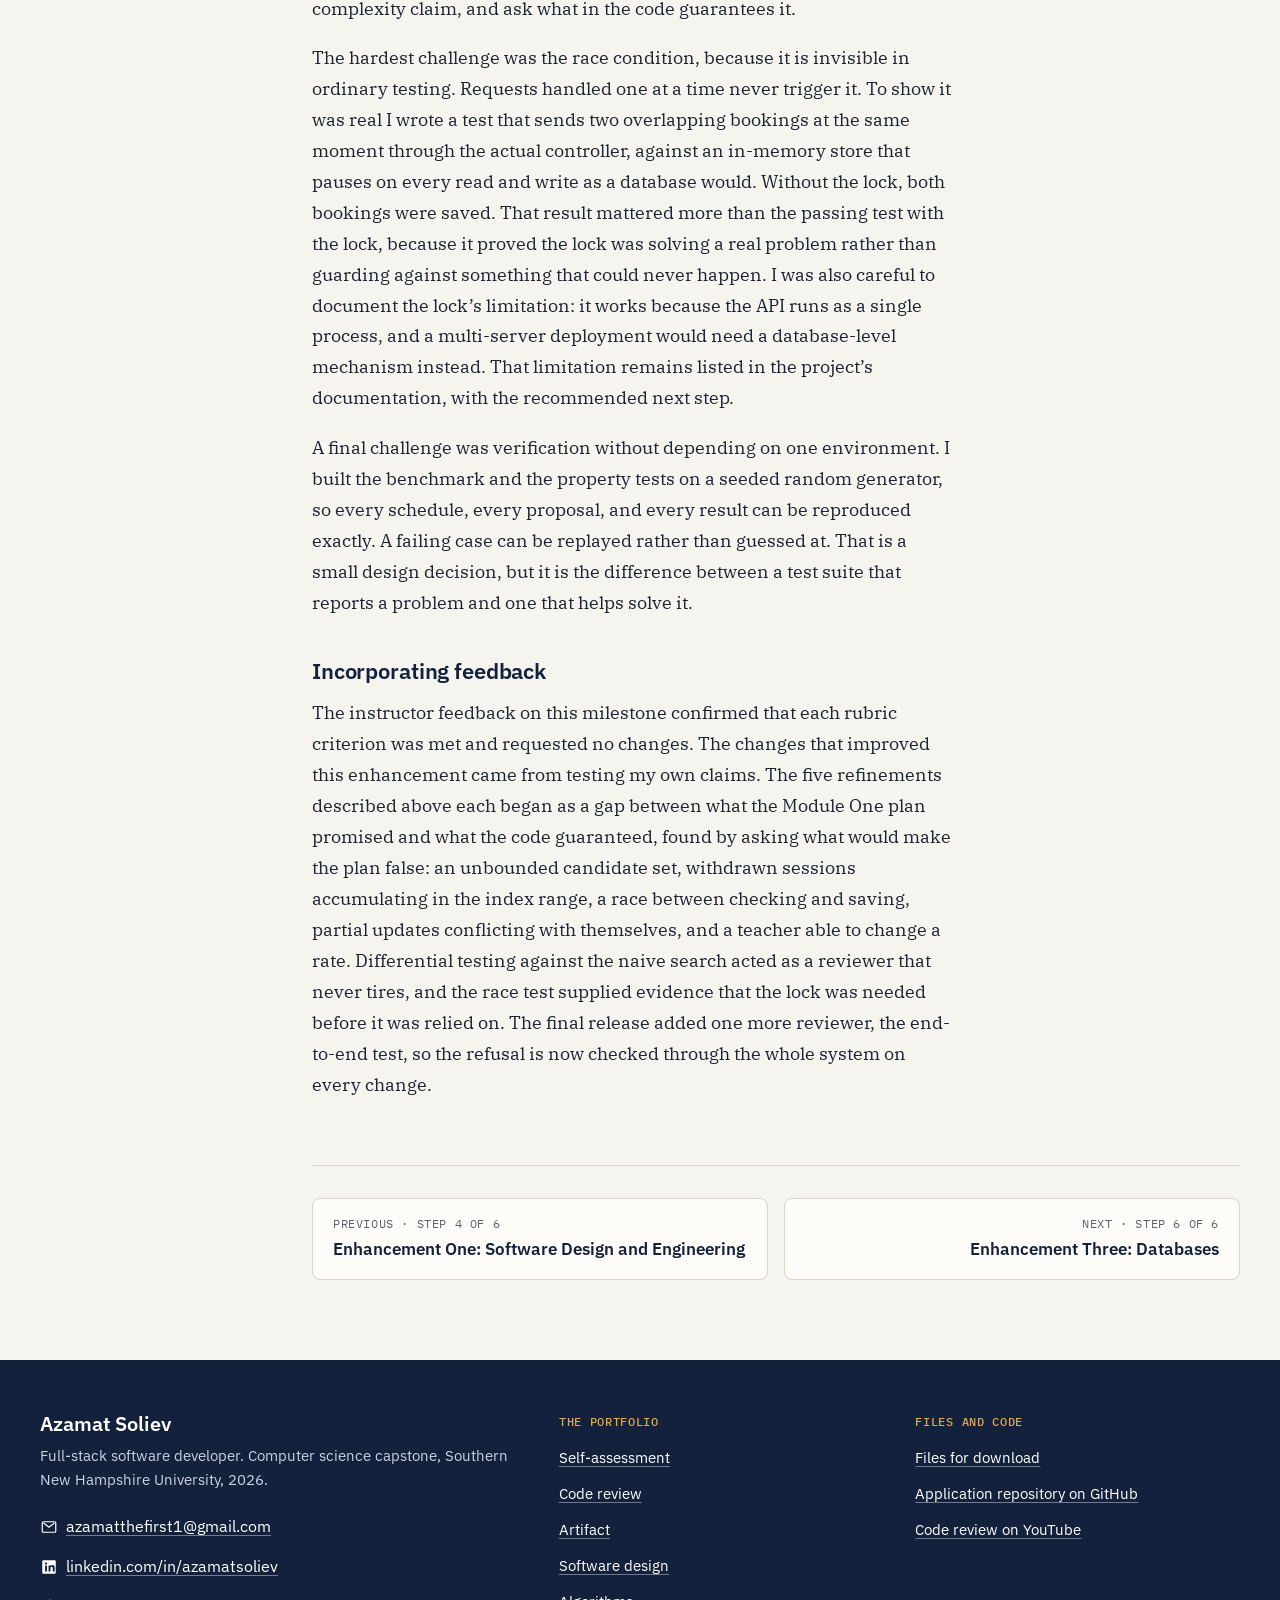
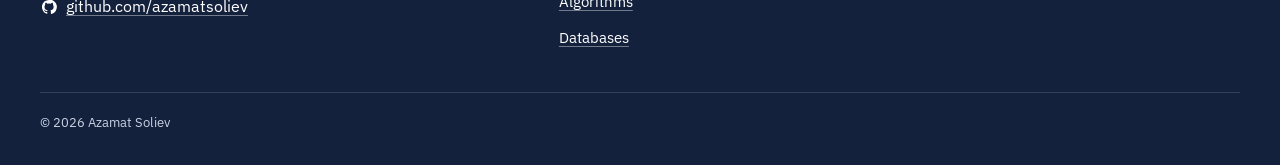
<file: algorithms.html>
<!doctype html>
<!--
  Azamat Soliev · CS 499 Computer Science Capstone ePortfolio
  Enhancement Two, algorithms and data structures
-->
<html lang="en">
<head>
<meta charset="utf-8">
<meta name="viewport" content="width=device-width, initial-scale=1">
<title>Enhancement Two: Algorithms and Data Structures | Azamat Soliev</title>
<meta name="description" content="Scheduling conflict detection with a bounded index search: O(log n + k), with k proven at most 32.">
<meta name="author" content="Azamat Soliev">
<meta name="color-scheme" content="light">
<meta name="theme-color" content="#f6f4ee">
<link rel="canonical" href="https://azamatsoliev.github.io/algorithms.html">
<meta property="og:type" content="website">
<meta property="og:site_name" content="Azamat Soliev · CS 499 ePortfolio">
<meta property="og:title" content="Enhancement Two: Algorithms and Data Structures | Azamat Soliev">
<meta property="og:description" content="Scheduling conflict detection with a bounded index search: O(log n + k), with k proven at most 32.">
<meta property="og:url" content="https://azamatsoliev.github.io/algorithms.html">
<meta property="og:image" content="https://azamatsoliev.github.io/assets/images/social-card.png">
<meta property="og:image:width" content="1200">
<meta property="og:image:height" content="630">
<meta property="og:image:alt" content="Azamat Soliev, CS 499 Computer Science Capstone ePortfolio">
<meta name="twitter:card" content="summary_large_image">
<link rel="icon" href="favicon.ico" sizes="32x32">
<link rel="icon" href="assets/images/favicon.svg" type="image/svg+xml">
<link rel="apple-touch-icon" href="apple-touch-icon.png">
<link rel="preload" href="assets/fonts/ibm-plex-sans-latin-400-normal.woff2" as="font" type="font/woff2" crossorigin>
<link rel="preload" href="assets/fonts/ibm-plex-sans-latin-600-normal.woff2" as="font" type="font/woff2" crossorigin>
<link rel="preload" href="assets/fonts/ibm-plex-serif-latin-400-normal.woff2" as="font" type="font/woff2" crossorigin>
<link rel="stylesheet" href="assets/css/site.css">
</head>
<body>

<a class="skip-link" href="#main">Skip to main content</a>
<!-- site-header -->
<header class="site-header">
  <div class="header-inner">
    <a class="brand" href="index.html"><svg class="brand-mark" viewBox="0 0 32 32" aria-hidden="true" focusable="false"><path d="M6.5 24.5 16 16l9.5-8.5" fill="none" stroke="currentColor" stroke-width="2" stroke-linecap="round"/><circle cx="6.5" cy="24.5" r="3.5" fill="currentColor"/><circle cx="16" cy="16" r="3.5" fill="currentColor"/><circle class="mark-ring" cx="25.5" cy="7.5" r="4" stroke-width="2.5"/></svg><span class="brand-name">Azamat Soliev</span></a>
    <nav class="steps-nav" aria-label="Portfolio">
      <ol class="steps">
        <li class="step"><a href="index.html"><span class="step-dot" aria-hidden="true"></span><span class="step-label">Self-assessment</span></a></li>
        <li class="step"><a href="code-review.html"><span class="step-dot" aria-hidden="true"></span><span class="step-label">Code review</span></a></li>
        <li class="step"><a href="artifact.html"><span class="step-dot" aria-hidden="true"></span><span class="step-label">Artifact</span></a></li>
        <li class="step"><a href="software-design.html"><span class="step-dot" aria-hidden="true"></span><span class="step-label">Software design</span></a></li>
        <li class="step is-current"><a href="algorithms.html" aria-current="page"><span class="step-dot" aria-hidden="true"></span><span class="step-label">Algorithms</span></a></li>
        <li class="step"><a href="databases.html"><span class="step-dot" aria-hidden="true"></span><span class="step-label">Databases</span></a></li>
      </ol>
      <a class="steps-extra" href="index.html#files">Downloads</a>
    </nav>
    <a class="header-button contents-button" href="#contents">Contents</a>
    <details class="menu">
      <summary class="header-button menu-button"><span class="menu-icon" aria-hidden="true"></span><span class="menu-label">Menu</span></summary>
      <nav class="menu-panel" aria-label="Portfolio pages">
        <ol class="menu-steps">
          <li class="menu-step"><a href="index.html"><span class="menu-num" aria-hidden="true">01</span><span class="menu-text"><span class="menu-name">Self-assessment</span> <span class="menu-note">Introduction</span></span></a></li>
          <li class="menu-step"><a href="code-review.html"><span class="menu-num" aria-hidden="true">02</span><span class="menu-text"><span class="menu-name">Code review</span> <span class="menu-note">Milestone One</span></span></a></li>
          <li class="menu-step"><a href="artifact.html"><span class="menu-num" aria-hidden="true">03</span><span class="menu-text"><span class="menu-name">Artifact</span> <span class="menu-note">Original and enhanced</span></span></a></li>
          <li class="menu-step"><a href="software-design.html"><span class="menu-num" aria-hidden="true">04</span><span class="menu-text"><span class="menu-name">Software design</span> <span class="menu-note">Enhancement One</span></span></a></li>
          <li class="menu-step is-current"><a href="algorithms.html" aria-current="page"><span class="menu-num" aria-hidden="true">05</span><span class="menu-text"><span class="menu-name">Algorithms</span> <span class="menu-note">Enhancement Two</span></span></a></li>
          <li class="menu-step"><a href="databases.html"><span class="menu-num" aria-hidden="true">06</span><span class="menu-text"><span class="menu-name">Databases</span> <span class="menu-note">Enhancement Three</span></span></a></li>
        </ol>
        <ul class="menu-extra">
          <li><a href="index.html#files">Downloads</a></li>
          <li><a href="#contact">Contact</a></li>
        </ul>
      </nav>
    </details>
  </div>
</header>
<!-- /site-header -->
<main id="main" tabindex="-1">

<div class="page">
<header class="page-head has-facts">
  <p class="eyebrow">Step 5 of 6 · Milestone Three</p>
  <h1>Enhancement Two: Algorithms and Data Structures</h1>
  <p class="lead">Before a lesson is saved, the platform has to know whether it overlaps any lesson the same teacher already has. This enhancement answers that question at a cost that does not grow with the teacher’s history: O(log n + k), with k proven never to exceed 32.</p>
  
<dl class="glance">
  <div><dt>Category</dt><dd>Algorithms and data structures</dd></div>
  <div><dt>Course outcomes</dt><dd>Fully met: 3 and 4. Partly met: 5, completed by Enhancements One and Three.</dd></div>
  <div><dt>Milestone</dt><dd>Milestone Three, September 2026</dd></div>
  <div><dt>Code at this stage</dt><dd><a href="https://github.com/azamatsoliev/azamat-school-admin/tree/enhancement-2-algorithms"><code>enhancement-2-algorithms</code></a></dd></div>
  <div><dt>Changes from Enhancement One</dt><dd><a href="https://github.com/azamatsoliev/azamat-school-admin/compare/enhancement-1-software-design...enhancement-2-algorithms">Compare on GitHub</a></dd></div>
  <div><dt>Narrative</dt><dd><span class="link-stack"><span><a href="assets/downloads/04_Narrative_Enhancement_Two_Algorithms_Soliev.docx" download>Word document</a> <span class="file-meta">DOCX, 14 KB</span></span><span><a href="assets/downloads/04_Narrative_Enhancement_Two_Algorithms_Soliev.pdf" download>PDF</a> <span class="file-meta">PDF, 52 KB</span></span></span></dd></div>
</dl>
</header>

<nav class="toc" id="contents" aria-label="On this page">
  <p class="toc-title">On this page</p>
  <ul>
    <li><a href="#changes">What changed</a></li>
    <li><a href="#evidence">Evidence</a></li>
    <li><a href="#narrative">Narrative</a>
      <ul>
        <li><a href="#artifact-description">Artifact description</a></li>
        <li><a href="#justification-for-inclusion">Justification for inclusion</a></li>
        <li><a href="#course-outcomes">Course outcomes</a></li>
        <li><a href="#reflection-on-the-process">Reflection on the process</a></li>
        <li><a href="#incorporating-feedback">Incorporating feedback</a></li>
      </ul>
    </li>
  </ul>
</nav>

<div class="page-body">
<section class="prose prose-wide" aria-labelledby="changes">
  <h2 id="changes">What changed</h2>
  <ul class="changes">
    <li><strong>A lower bound the index can use.</strong> No lesson may last more than four hours, so any lesson that overlaps a proposal must start less than four hours before it. Both ends of the search then fall on one indexed field, and the database seeks straight to them.</li>
    <li><strong>A proven ceiling.</strong> A teacher’s lessons never overlap and last at least fifteen minutes, so no more than 32 can start inside the search window, however long the history grows.</li>
    <li><strong>No race between checking and saving.</strong> A per-teacher lock makes the check and the save one step. A test sends two overlapping bookings at the same moment; without the lock, both are saved.</li>
    <li><strong>Checked against the obvious answer.</strong> Differential testing compares the bounded search with a naive scan on 5,000 random cases, and the two must agree on every one.</li>
  </ul>
</section>

<section aria-labelledby="evidence">
  <div class="prose"><h2 id="evidence">Evidence</h2></div>
  
<figure class="diagram is-wide">
  <div class="diagram-panel">
<div class="figure-inner">
<div class="figure-scroll figure-wide">
<svg class="diagram-svg" viewBox="0 0 720 268" role="img" aria-labelledby="window-title window-desc">
  <title id="window-title">The search window for a proposed 10:00 to 11:00 lesson</title>
  <desc id="window-desc">A teacher's day from 05:00 to 15:00. The proposed lesson runs from 10:00 to 11:00. Because no lesson may last more than four hours, any lesson that overlaps it must start after 06:00 and before 11:00, so only lessons starting inside that window are examined. Two lessons start inside it; the 09:00 to 10:30 lesson overlaps and the booking is refused. Lessons outside the window, and the teacher's entire earlier history, are never read.</desc>
  <rect class="window" x="205" y="44" width="275" height="150"/>
  <line class="window-edge" x1="205" x2="205" y1="40" y2="194"/>
  <line class="window-edge" x1="480" x2="480" y1="40" y2="194"/>
  <text class="window-label" x="213" y="34">Search window: proposed start minus 4 hours, to proposed end</text>
  <text class="lane-label" x="18" y="68">Earlier history</text>
  <rect class="hist" x="18" y="78" width="5" height="30" rx="1.5"/><rect class="hist" x="26.5" y="78" width="5" height="30" rx="1.5"/><rect class="hist" x="35" y="78" width="5" height="30" rx="1.5"/><rect class="hist" x="43.5" y="78" width="5" height="30" rx="1.5"/><rect class="hist" x="52" y="78" width="5" height="30" rx="1.5"/><rect class="hist" x="60.5" y="78" width="5" height="30" rx="1.5"/><rect class="hist" x="69" y="78" width="5" height="30" rx="1.5"/><rect class="hist" x="77.5" y="78" width="5" height="30" rx="1.5"/><rect class="hist" x="86" y="78" width="5" height="30" rx="1.5"/><rect class="hist" x="94.5" y="78" width="5" height="30" rx="1.5"/><rect class="hist" x="103" y="78" width="5" height="30" rx="1.5"/><rect class="hist" x="111.5" y="78" width="5" height="30" rx="1.5"/><rect class="hist" x="120" y="78" width="5" height="30" rx="1.5"/><rect class="hist" x="128.5" y="78" width="5" height="30" rx="1.5"/>
  <text class="lane-label" x="213" y="68">Teacher's lessons that day</text>
  <rect class="lesson lesson-outside" x="163.75" y="78" width="55" height="30" rx="4"/><rect class="lesson lesson-examined" x="260" y="78" width="82.5" height="30" rx="4"/><rect class="lesson lesson-conflict" x="370" y="78" width="82.5" height="30" rx="4"/><rect class="lesson lesson-outside" x="507.5" y="78" width="82.5" height="30" rx="4"/><rect class="lesson lesson-outside" x="617.5" y="78" width="55" height="30" rx="4"/>
  <text class="conflict-label" x="376" y="98">Overlaps</text>
  <text class="lane-label" x="213" y="140">Proposed lesson</text>
  <rect class="lesson lesson-proposed" x="425" y="150" width="55" height="30" rx="4"/>
  <text class="proposed-label" x="488" y="170">10:00 to 11:00</text>
  <line class="axis" x1="150" x2="700" y1="196" y2="196"/>
  <line class="tickline" x1="150" x2="150" y1="196" y2="202"/><text class="tick" x="150" y="218" text-anchor="middle">05:00</text><line class="tickline" x1="260" x2="260" y1="196" y2="202"/><text class="tick" x="260" y="218" text-anchor="middle">07:00</text><line class="tickline" x1="370" x2="370" y1="196" y2="202"/><text class="tick" x="370" y="218" text-anchor="middle">09:00</text><line class="tickline" x1="480" x2="480" y1="196" y2="202"/><text class="tick" x="480" y="218" text-anchor="middle">11:00</text><line class="tickline" x1="590" x2="590" y1="196" y2="202"/><text class="tick" x="590" y="218" text-anchor="middle">13:00</text><line class="tickline" x1="700" x2="700" y1="196" y2="202"/><text class="tick" x="700" y="218" text-anchor="middle">15:00</text>
</svg>
</div>
<div class="figure-narrow">
<svg class="diagram-svg is-narrow" viewBox="0 0 340 404" role="img" aria-labelledby="window-narrow-title window-narrow-desc">
  <title id="window-narrow-title">The search window for a proposed 10:00 to 11:00 lesson</title>
  <desc id="window-narrow-desc">A teacher's day from 05:00 to 15:00. The proposed lesson runs from 10:00 to 11:00. Because no lesson may last more than four hours, any lesson that overlaps it must start after 06:00 and before 11:00, so only lessons starting inside that window are examined. Two lessons start inside it; the 09:00 to 10:30 lesson overlaps and the booking is refused. Lessons outside the window, and the teacher's entire earlier history, are never read.</desc>
  <text class="lane-label" x="58" y="18">Earlier history</text>
  <rect class="hist" x="58" y="26" width="132" height="3" rx="1"/><rect class="hist" x="58" y="31" width="132" height="3" rx="1"/><rect class="hist" x="58" y="36" width="132" height="3" rx="1"/><rect class="hist" x="58" y="41" width="132" height="3" rx="1"/><rect class="hist" x="58" y="46" width="132" height="3" rx="1"/><rect class="hist" x="58" y="51" width="132" height="3" rx="1"/><rect class="hist" x="58" y="56" width="132" height="3" rx="1"/>
  <text class="lane-label" x="58" y="84">Lessons that day</text>
  <text class="lane-label" x="202" y="84">Proposed lesson</text>
  <rect class="window" x="52" y="126" width="284" height="150"/>
  <line class="window-edge" x1="52" x2="336" y1="126" y2="126"/>
  <line class="window-edge" x1="52" x2="336" y1="276" y2="276"/>
  <text class="window-label" x="210" y="146">Search window:</text>
  <text class="window-note" x="210" y="164">proposed start</text><text class="window-note" x="210" y="181">minus 4 hours,</text><text class="window-note" x="210" y="198">to proposed end</text>
  <rect class="lesson lesson-outside" x="58" y="103.5" width="132" height="30" rx="4"/><rect class="lesson lesson-examined" x="58" y="156" width="132" height="45" rx="4"/><rect class="lesson lesson-conflict" x="58" y="216" width="132" height="45" rx="4"/><rect class="lesson lesson-outside" x="58" y="291" width="132" height="45" rx="4"/><rect class="lesson lesson-outside" x="58" y="351" width="132" height="30" rx="4"/>
  <text class="conflict-label" x="68" y="243">Overlaps</text>
  <rect class="lesson lesson-proposed" x="202" y="246" width="132" height="30" rx="4"/>
  <text class="proposed-label-inside" x="212" y="265.5">10:00 to 11:00</text>
  <line class="axis" x1="50" x2="50" y1="96" y2="396"/>
  <line class="tickline" x1="44" x2="50" y1="96" y2="96"/><text class="tick" x="40" y="100" text-anchor="end">05:00</text><line class="tickline" x1="44" x2="50" y1="156" y2="156"/><text class="tick" x="40" y="160" text-anchor="end">07:00</text><line class="tickline" x1="44" x2="50" y1="216" y2="216"/><text class="tick" x="40" y="220" text-anchor="end">09:00</text><line class="tickline" x1="44" x2="50" y1="276" y2="276"/><text class="tick" x="40" y="280" text-anchor="end">11:00</text><line class="tickline" x1="44" x2="50" y1="336" y2="336"/><text class="tick" x="40" y="340" text-anchor="end">13:00</text><line class="tickline" x1="44" x2="50" y1="396" y2="396"/><text class="tick" x="40" y="400" text-anchor="end">15:00</text>
</svg>
</div>
<ul class="diagram-key">
  <li><span class="swatch swatch-examined"></span>Starts inside the window: examined</li>
  <li><span class="swatch swatch-conflict"></span>Examined and overlapping: the booking is refused with 409 Conflict</li>
  <li><span class="swatch swatch-outside"></span>Starts outside the window: never read</li>
</ul>
</div></div>
  <figcaption><span class="fig-num">Figure 1</span>Only lessons that start inside the window can overlap the proposal, so only they are read. The teacher’s earlier history, however long, is never touched.</figcaption>
</figure>

<figure class="diagram is-wide">
  <div class="diagram-panel">
<div class="figure-inner chart">
  <ul class="legend" aria-hidden="true">
    <li><span class="key key-naive"></span>Naive scan, or an index search with no lower bound</li>
    <li><span class="key key-bounded"></span>Index search bounded by the four-hour maximum</li>
  </ul>
  <div class="figure-scroll figure-wide">
  <svg class="chart-svg" viewBox="0 0 720 400" role="img" aria-labelledby="bench-title bench-desc">
    <title id="bench-title">Lessons examined per conflict check, by size of the teacher's history</title>
    <desc id="bench-desc">Both axes use a logarithmic scale. The naive scan examines every lesson: 1,000, 10,000, 100,000 and 1,000,000. The bounded index search examines 11.8, 14.3, 18.1 and 21.9 lessons on average at the same sizes.</desc>
    <text class="axis-title" x="48" y="18" text-anchor="start">Lessons examined per check</text>
    <line class="grid" x1="58" x2="544" y1="342" y2="342"/><line class="grid" x1="58" x2="544" y1="290.6666666666667" y2="290.6666666666667"/><line class="grid" x1="58" x2="544" y1="239.33333333333334" y2="239.33333333333334"/><line class="grid" x1="58" x2="544" y1="188" y2="188"/><line class="grid" x1="58" x2="544" y1="136.66666666666669" y2="136.66666666666669"/><line class="grid" x1="58" x2="544" y1="85.33333333333331" y2="85.33333333333331"/><line class="grid" x1="58" x2="544" y1="34" y2="34"/>
    <line class="axis" x1="58" x2="544" y1="342" y2="342"/>
    <text class="tick" x="48" y="346" text-anchor="end">1</text><text class="tick" x="48" y="294.6666666666667" text-anchor="end">10</text><text class="tick" x="48" y="243.33333333333334" text-anchor="end">100</text><text class="tick" x="48" y="192" text-anchor="end">1K</text><text class="tick" x="48" y="140.66666666666669" text-anchor="end">10K</text><text class="tick" x="48" y="89.33333333333331" text-anchor="end">100K</text><text class="tick" x="48" y="38" text-anchor="end">1M</text>
    <text class="tick" x="58" y="364" text-anchor="middle">1K</text><text class="tick" x="220" y="364" text-anchor="middle">10K</text><text class="tick" x="382" y="364" text-anchor="middle">100K</text><text class="tick" x="544" y="364" text-anchor="middle">1M</text>
    <text class="axis-title" x="301" y="388" text-anchor="middle">Lessons in the teacher's history (both axes logarithmic)</text>
    <path class="line line-naive" d="M58.0,188.0 L220.0,136.7 L382.0,85.3 L544.0,34.0"/>
    <path class="line line-bounded" d="M58.0,287.0 L220.0,282.7 L382.0,277.4 L544.0,273.2"/>
    <circle class="pt pt-naive" cx="58.0" cy="188.0" r="4.5"><title>Naive scan: 1,000 examined with 1,000 lessons in the history</title></circle><circle class="pt pt-naive" cx="220.0" cy="136.7" r="4.5"><title>Naive scan: 10,000 examined with 10,000 lessons in the history</title></circle><circle class="pt pt-naive" cx="382.0" cy="85.3" r="4.5"><title>Naive scan: 100,000 examined with 100,000 lessons in the history</title></circle><circle class="pt pt-naive" cx="544.0" cy="34.0" r="4.5"><title>Naive scan: 1,000,000 examined with 1,000,000 lessons in the history</title></circle>
    <circle class="pt pt-bounded" cx="58.0" cy="287.0" r="4.5"><title>Bounded search: 11.8 examined with 1,000 lessons in the history</title></circle><circle class="pt pt-bounded" cx="220.0" cy="282.7" r="4.5"><title>Bounded search: 14.3 examined with 10,000 lessons in the history</title></circle><circle class="pt pt-bounded" cx="382.0" cy="277.4" r="4.5"><title>Bounded search: 18.1 examined with 100,000 lessons in the history</title></circle><circle class="pt pt-bounded" cx="544.0" cy="273.2" r="4.5"><title>Bounded search: 21.9 examined with 1,000,000 lessons in the history</title></circle>
    <text class="end-label" x="556" y="32" text-anchor="start">Naive: 1,000,000</text>
    <text class="end-note" x="556" y="50" text-anchor="start">every lesson, every time</text>
    <text class="end-label" x="556" y="271.19053543820723" text-anchor="start">Bounded: 21.9</text>
    <text class="end-note" x="556" y="289.19053543820723" text-anchor="start">about +3.4 per tenfold growth</text>
  </svg>
  </div>
  <div class="figure-narrow">
  <svg class="chart-svg is-narrow" viewBox="0 0 340 360" role="img" aria-labelledby="bench-narrow-title bench-narrow-desc">
    <title id="bench-narrow-title">Lessons examined per conflict check, by size of the teacher's history</title>
    <desc id="bench-narrow-desc">Both axes use a logarithmic scale. The naive scan examines every lesson: 1,000, 10,000, 100,000 and 1,000,000. The bounded index search examines 11.8, 14.3, 18.1 and 21.9 lessons on average at the same sizes.</desc>
    <text class="axis-title" x="4" y="24" text-anchor="start">Lessons examined per check</text>
    <line class="grid" x1="46" x2="326" y1="288" y2="288"/><line class="grid" x1="46" x2="326" y1="246.66666666666669" y2="246.66666666666669"/><line class="grid" x1="46" x2="326" y1="205.33333333333334" y2="205.33333333333334"/><line class="grid" x1="46" x2="326" y1="164" y2="164"/><line class="grid" x1="46" x2="326" y1="122.66666666666669" y2="122.66666666666669"/><line class="grid" x1="46" x2="326" y1="81.33333333333331" y2="81.33333333333331"/><line class="grid" x1="46" x2="326" y1="40" y2="40"/>
    <line class="axis" x1="46" x2="326" y1="288" y2="288"/>
    <text class="tick" x="36" y="292" text-anchor="end">1</text><text class="tick" x="36" y="250.66666666666669" text-anchor="end">10</text><text class="tick" x="36" y="209.33333333333334" text-anchor="end">100</text><text class="tick" x="36" y="168" text-anchor="end">1K</text><text class="tick" x="36" y="126.66666666666669" text-anchor="end">10K</text><text class="tick" x="36" y="85.33333333333331" text-anchor="end">100K</text><text class="tick" x="36" y="44" text-anchor="end">1M</text>
    <text class="tick" x="46" y="310" text-anchor="middle">1K</text><text class="tick" x="139.33333333333331" y="310" text-anchor="middle">10K</text><text class="tick" x="232.66666666666666" y="310" text-anchor="middle">100K</text><text class="tick" x="326" y="310" text-anchor="middle">1M</text>
    <text class="axis-title" x="186" y="334" text-anchor="middle">Lessons in the teacher's history</text>
    <text class="tick" x="186" y="352" text-anchor="middle">Both axes logarithmic</text>
    <path class="line line-naive" d="M46.0,164.0 L139.3,122.7 L232.7,81.3 L326.0,40.0"/>
    <path class="line line-bounded" d="M46.0,243.7 L139.3,240.2 L232.7,236.0 L326.0,232.6"/>
    <circle class="pt pt-naive" cx="46.0" cy="164.0" r="4.5"><title>Naive scan: 1,000 examined with 1,000 lessons in the history</title></circle><circle class="pt pt-naive" cx="139.3" cy="122.7" r="4.5"><title>Naive scan: 10,000 examined with 10,000 lessons in the history</title></circle><circle class="pt pt-naive" cx="232.7" cy="81.3" r="4.5"><title>Naive scan: 100,000 examined with 100,000 lessons in the history</title></circle><circle class="pt pt-naive" cx="326.0" cy="40.0" r="4.5"><title>Naive scan: 1,000,000 examined with 1,000,000 lessons in the history</title></circle>
    <circle class="pt pt-bounded" cx="46.0" cy="243.7" r="4.5"><title>Bounded search: 11.8 examined with 1,000 lessons in the history</title></circle><circle class="pt pt-bounded" cx="139.3" cy="240.2" r="4.5"><title>Bounded search: 14.3 examined with 10,000 lessons in the history</title></circle><circle class="pt pt-bounded" cx="232.7" cy="236.0" r="4.5"><title>Bounded search: 18.1 examined with 100,000 lessons in the history</title></circle><circle class="pt pt-bounded" cx="326.0" cy="232.6" r="4.5"><title>Bounded search: 21.9 examined with 1,000,000 lessons in the history</title></circle>
    <text class="end-label" x="326" y="119.66666666666669" text-anchor="end">Naive: 1,000,000</text>
    <text class="end-note" x="326" y="137.66666666666669" text-anchor="end">every lesson, every time</text>
    <text class="end-label" x="326" y="198.59497658660842" text-anchor="end">Bounded: 21.9</text>
    <text class="end-note" x="326" y="216.59497658660842" text-anchor="end">about +3.4 per tenfold growth</text>
  </svg>
  </div>
</div>
<div class="table-wrap">
<table class="stack stack-pairs">
  <thead><tr><th scope="col">Lessons in history</th><th scope="col">Naive: examined</th><th scope="col">Bounded: examined</th><th scope="col">Naive: time per check</th><th scope="col">Bounded: time per check</th></tr></thead>
  <tbody>
    <tr><th scope="row" data-label="Lessons in history">1,000</th><td data-label="Naive: examined">1,000</td><td data-label="Bounded: examined">11.8</td><td data-label="Naive: time per check">0.3275 ms</td><td data-label="Bounded: time per check">0.0040 ms</td></tr>
    <tr><th scope="row" data-label="Lessons in history">10,000</th><td data-label="Naive: examined">10,000</td><td data-label="Bounded: examined">14.3</td><td data-label="Naive: time per check">2.02 ms</td><td data-label="Bounded: time per check">0.0027 ms</td></tr>
    <tr><th scope="row" data-label="Lessons in history">100,000</th><td data-label="Naive: examined">100,000</td><td data-label="Bounded: examined">18.1</td><td data-label="Naive: time per check">17.85 ms</td><td data-label="Bounded: time per check">0.0008 ms</td></tr>
    <tr><th scope="row" data-label="Lessons in history">1,000,000</th><td data-label="Naive: examined">1,000,000</td><td data-label="Bounded: examined">21.9</td><td data-label="Naive: time per check">155.79 ms</td><td data-label="Bounded: time per check">0.0013 ms</td></tr>
  </tbody>
</table>
</div>
<p class="table-note">Recorded with <code>npm run bench</code>: seed 20260921, 200 forward bookings at each size.</p></div>
  <figcaption><span class="fig-num">Figure 2</span>Lessons examined per check as the history grows. The naive scan reads the whole history every time; the bounded search reads about 22 lessons when the history holds a million. Times vary by machine; the counts do not.</figcaption>
</figure>

<figure class="shot shot-final">
  <a class="shot-link" href="assets/images/screens/final/04-owner-double-booking-refused.png"><img src="assets/images/screens/final/04-owner-double-booking-refused.png" alt="The add class session form showing the message: this teacher is already booked for Beginner English A1." width="1280" height="800" loading="lazy" decoding="async"></a>
  <figcaption>The refusal reaches the screen as a readable message. An end-to-end test tries to book Dilnoza Karimova into a lesson that overlaps her Beginner English A1 class and saves this screenshot. <span class="shot-hint">Select the image to see the full page.</span></figcaption>
</figure>
</section>

<section class="prose narrative" aria-labelledby="narrative">
  <h2 id="narrative">Narrative</h2>
  <h3 id="artifact-description">Artifact description</h3>
<p>The artifact is Travlr Getaways, a full-stack MEAN application I built as the final project for CS 465, Full Stack Development, in July and August of 2026, and which I extended in Enhancement One into the foundation of a management platform for a small language school, released in its final form as Azamat School Admin. For this enhancement I worked in its scheduling layer: the ClassSession model and the data-access code in app_api that reads and writes it. In its original form, the application’s data access contained no algorithm worth the name. The trip controller retrieved either every document in a collection or a single document by exact key, and nowhere in the codebase did any logic compare one record against another.</p>
<h3 id="justification-for-inclusion">Justification for inclusion</h3>
<p>I selected this component because scheduling is the first place in the platform where a genuinely algorithmic question arises: before a class session is saved, does it overlap any session that teacher already has? That question has an obvious correct answer and a much better one, and the distance between them is exactly what the algorithms and data structures category exists to demonstrate.</p>
<p>The obvious answer loads every session the teacher has ever taught and compares each to the proposal. It is correct, but it runs in O(n) time and O(n) memory, where n is the teacher’s entire history, so after three years of lessons, booking next Tuesday reads and transfers three years of records. The component that best shows my skills is the reasoning that followed. The natural optimization is to add a database index on the teacher and start time and query the overlap condition directly, and it looks right. It is not. An index is ordered by start time and can only use conditions on that field, and the overlap condition bounds start time from above only. With no lower bound, the database has nowhere to begin except the start of the teacher’s history, so the query still walks every entry up to the proposed end. Adding the index would have changed nothing asymptotically. Recognizing that an apparently optimized query can retain the cost it was meant to remove was the most important insight in this enhancement.</p>
<p>The fix comes from the schema. Because no session may last longer than four hours, any session that overlaps the proposal must start less than four hours before it. That supplies the missing lower bound, so both ends of the search window apply to start time and the index can serve the whole search. The database seeks to the window in O(log n) through its B-tree and examines only the k sessions inside it, each tested in O(1), for a total of O(log n + k). I then went further than my plan and proved that k is bounded by a constant. The conflict check guarantees that one teacher’s active sessions never overlap, which holds inductively because every write that could break it passes through the check first. Active sessions are therefore laid end to end, and with a fifteen-minute minimum length at most thirty-two of them can start inside the eight-hour window. The check is O(log n) in the worst case.</p>
<p>To demonstrate this rather than only argue it, I modeled all three strategies in memory, where a schedule sorted by start time reproduces the cost structure of a B-tree index, and counted how many sessions each examined for forward bookings at increasing history sizes:</p>

<div class="table-wrap">
<table class="stack stack-pairs">
  <thead><tr><th scope="col">Sessions in history (n)</th><th scope="col">Naive: examined</th><th scope="col">Unbounded index: examined</th><th scope="col">Bounded index: examined</th></tr></thead>
  <tbody>
    <tr><th scope="row" data-label="Sessions in history (n)">1,000</th><td data-label="Naive: examined">1,000</td><td data-label="Unbounded index: examined">1,000</td><td data-label="Bounded index: examined">11.8</td></tr>
    <tr><th scope="row" data-label="Sessions in history (n)">10,000</th><td data-label="Naive: examined">10,000</td><td data-label="Unbounded index: examined">10,000</td><td data-label="Bounded index: examined">14.3</td></tr>
    <tr><th scope="row" data-label="Sessions in history (n)">100,000</th><td data-label="Naive: examined">100,000</td><td data-label="Unbounded index: examined">100,000</td><td data-label="Bounded index: examined">18.1</td></tr>
    <tr><th scope="row" data-label="Sessions in history (n)">1,000,000</th><td data-label="Naive: examined">1,000,000</td><td data-label="Unbounded index: examined">1,000,000</td><td data-label="Bounded index: examined">21.9</td></tr>
  </tbody>
</table>
</div>
<p>The naive and unbounded strategies examine every session at every size, so their work grows linearly. The bounded strategy’s work rises by about 3.4 on average each time the history grows tenfold, close to log<sub>2</sub>(10), which is 3.32: the signature of logarithmic growth, measured directly. In the run recorded for the final release, a million-session history took about 156 milliseconds per check under the naive approach and about one microsecond under the bounded one; running times vary by machine, while the counts of sessions examined do not. The same comparison also runs inside a real MongoDB server, where the counts come from MongoDB’s own execution statistics rather than from a model, and continuous integration repeats it on every change.</p>
<p>The artifact was improved in five ways beyond the core algorithm, each because the plan as written would not have fully delivered what it promised. I added a fifteen-minute minimum session length, without which the bound on candidates described above would not hold. I reordered the compound index to teacher, active flag, then start time, following the equality-sort-range rule, which keeps withdrawn sessions out of the range the query walks. I added a per-teacher lock so the check and the save run as one step. I made updates merge with the stored record and exclude the session being edited, since my plan’s pseudocode passed the raw request body, which would have mishandled partial updates and let a session conflict with itself. And I prevented teachers from reassigning their sessions or changing their rates, since the rate feeds directly into what students are charged. In the final release, the double-booking refusal is also exercised end to end: a browser test signs in as the owner, tries to book a teacher into an overlapping lesson, and confirms that the server’s refusal reaches the screen as a readable message.</p>
<p>The specific skills this enhancement demonstrates are algorithm analysis in Big-O notation, index design for range queries, a correctness proof for a performance bound, concurrency control with a keyed lock, and verification through a reproducible benchmark and differential testing against a reference implementation.</p>
<h3 id="course-outcomes">Course outcomes</h3>
<p>I planned to meet outcomes three and four with this enhancement, and I met both. Outcome three, designing and evaluating computing solutions using algorithmic principles while managing trade-offs, is the center of this work. I compared three strategies by stated time complexity, showed why the intuitive optimization fails, proved a constant bound on the candidate set, and measured the result. The trade-off is stated openly rather than hidden: the bounded query is correct only because session length is constrained on every write. One of my tests demonstrates this directly, constructing a six-hour session that the schema would refuse and showing that the bounded search misses the conflict it creates while the naive search finds it. I traded full generality for a guaranteed cost ceiling, and paid for it with two schema rules a language school can accept at no cost. Outcome four, using well-founded techniques to deliver value, is met through compound indexing, binary search, and a keyed mutex, each an established technique applied to a concrete problem, and through a test suite that grew from 51 to 105 tests at this milestone. That suite includes differential testing, in which the optimized search is checked against the obviously correct naive search on five thousand random cases and must agree on every one.</p>
<p>I have one update to my coverage plan. This enhancement also contributes to outcome five, which I had assigned only to Category One. Two of the refinements are security and integrity fixes. The race between checking and saving is a real integrity flaw: my own test sends two overlapping bookings simultaneously, and without the lock both are saved. The rate restriction closes a path by which a teacher could change what students are charged.</p>
<p>In summary, this enhancement fully meets outcomes three and four and partially meets outcome five, which is completed by the security work of Enhancements One and Three. Outcomes one and two were not targets of this enhancement; they are met by the role model of Enhancement One, the reports of Enhancement Three, and the communication across this portfolio. No outcome planned for this enhancement was left unmet.</p>
<h3 id="reflection-on-the-process">Reflection on the process</h3>
<p>The most valuable thing I learned is that a performance claim is not finished until its assumptions are proven. My Module One plan stated that the candidate set would be small because a teacher can only hold so many sessions in a window. While implementing it, I realized nothing in the code actually enforced that. Sessions had a maximum length but no minimum, so in principle thousands of one-millisecond sessions could fill a window and make k as large as n. The fix was a fifteen-minute minimum, which costs a language school nothing, but finding the gap changed how I read my own reasoning. I now look for the unstated assumption behind any complexity claim, and ask what in the code guarantees it.</p>
<p>The hardest challenge was the race condition, because it is invisible in ordinary testing. Requests handled one at a time never trigger it. To show it was real I wrote a test that sends two overlapping bookings at the same moment through the actual controller, against an in-memory store that pauses on every read and write as a database would. Without the lock, both bookings were saved. That result mattered more than the passing test with the lock, because it proved the lock was solving a real problem rather than guarding against something that could never happen. I was also careful to document the lock’s limitation: it works because the API runs as a single process, and a multi-server deployment would need a database-level mechanism instead. That limitation remains listed in the project’s documentation, with the recommended next step.</p>
<p>A final challenge was verification without depending on one environment. I built the benchmark and the property tests on a seeded random generator, so every schedule, every proposal, and every result can be reproduced exactly. A failing case can be replayed rather than guessed at. That is a small design decision, but it is the difference between a test suite that reports a problem and one that helps solve it.</p>
<h3 id="incorporating-feedback">Incorporating feedback</h3>
<p>The instructor feedback on this milestone confirmed that each rubric criterion was met and requested no changes. The changes that improved this enhancement came from testing my own claims. The five refinements described above each began as a gap between what the Module One plan promised and what the code guaranteed, found by asking what would make the plan false: an unbounded candidate set, withdrawn sessions accumulating in the index range, a race between checking and saving, partial updates conflicting with themselves, and a teacher able to change a rate. Differential testing against the naive search acted as a reviewer that never tires, and the race test supplied evidence that the lock was needed before it was relied on. The final release added one more reviewer, the end-to-end test, so the refusal is now checked through the whole system on every change.</p>
</section>

<nav class="pager" aria-label="Previous and next pages">
  <a class="pager-link pager-prev" href="software-design.html"><span class="pager-label">Previous · Step 4 of 6</span><span class="pager-title">Enhancement One: Software Design and Engineering</span></a>
  <a class="pager-link pager-next" href="databases.html"><span class="pager-label">Next · Step 6 of 6</span><span class="pager-title">Enhancement Three: Databases</span></a>
</nav>
</div>
</div>
</main>

<!-- site-footer -->
<footer class="site-footer" id="contact">
  <div class="footer-inner">
    <div class="footer-about">
      <p class="footer-name">Azamat Soliev</p>
      <p class="footer-role">Full-stack software developer. Computer science capstone, Southern New Hampshire University, 2026.</p>
    <ul class="contact-list">
      <li><a href="mailto:azamatthefirst1@gmail.com"><svg class="icon" viewBox="0 0 24 24" aria-hidden="true" focusable="false"><path d="M3 6.5A1.5 1.5 0 0 1 4.5 5h15A1.5 1.5 0 0 1 21 6.5v11a1.5 1.5 0 0 1-1.5 1.5h-15A1.5 1.5 0 0 1 3 17.5v-11Zm1.8.3 7.2 5.4 7.2-5.4" fill="none" stroke="currentColor" stroke-width="1.6" stroke-linejoin="round"/></svg><span>azamatthefirst1@gmail.com</span></a></li>
      <li><a href="https://www.linkedin.com/in/azamatsoliev"><svg class="icon" viewBox="0 0 24 24" aria-hidden="true" focusable="false"><path d="M4.5 3h15A1.5 1.5 0 0 1 21 4.5v15a1.5 1.5 0 0 1-1.5 1.5h-15A1.5 1.5 0 0 1 3 19.5v-15A1.5 1.5 0 0 1 4.5 3Zm2.3 6.9V18h2.6V9.9H6.8Zm1.3-4a1.5 1.5 0 1 0 0 3 1.5 1.5 0 0 0 0-3Zm3.3 4V18H14v-4.3c0-1.1.2-2.2 1.6-2.2 1.4 0 1.4 1.3 1.4 2.3V18h2.6v-4.7c0-2.3-.5-4-3.2-4-1.3 0-2.1.7-2.5 1.4V9.9h-2.5Z" fill="currentColor"/></svg><span>linkedin.com/in/azamatsoliev</span></a></li>
      <li><a href="https://github.com/azamatsoliev"><svg class="icon" viewBox="0 0 24 24" aria-hidden="true" focusable="false"><path d="M12 2.5a9.5 9.5 0 0 0-3 18.5c.5.1.7-.2.7-.5v-1.8c-2.6.6-3.2-1.1-3.2-1.1-.4-1.1-1-1.4-1-1.4-.9-.6 0-.6 0-.6 1 .1 1.5 1 1.5 1 .8 1.5 2.2 1 2.7.8.1-.6.3-1 .6-1.2-2.1-.2-4.3-1-4.3-4.6 0-1 .4-1.9 1-2.5-.1-.3-.4-1.2.1-2.6 0 0 .8-.3 2.6 1a9 9 0 0 1 4.8 0c1.8-1.3 2.6-1 2.6-1 .5 1.4.2 2.3.1 2.6.6.7 1 1.5 1 2.5 0 3.6-2.2 4.4-4.3 4.6.3.3.6.9.6 1.8v2.7c0 .3.2.6.7.5A9.5 9.5 0 0 0 12 2.5Z" fill="currentColor"/></svg><span>github.com/azamatsoliev</span></a></li>
    </ul>
    </div>
    <nav class="footer-nav" aria-label="Footer">
      <p class="footer-heading">The portfolio</p>
      <ol class="footer-list">
          <li><a href="index.html">Self-assessment</a></li>
          <li><a href="code-review.html">Code review</a></li>
          <li><a href="artifact.html">Artifact</a></li>
          <li><a href="software-design.html">Software design</a></li>
          <li><a href="algorithms.html">Algorithms</a></li>
          <li><a href="databases.html">Databases</a></li>
      </ol>
    </nav>
    <div class="footer-more">
      <p class="footer-heading">Files and code</p>
      <ul class="footer-list">
        <li><a href="index.html#files">Files for download</a></li>
        <li><a href="https://github.com/azamatsoliev/azamat-school-admin">Application repository on GitHub</a></li>
        <li><a href="https://youtu.be/u06APioXnVo">Code review on YouTube</a></li>
      </ul>
    </div>
  </div>
  <div class="footer-base"><p>© 2026 Azamat Soliev</p></div>
</footer>
<!-- /site-footer -->
<script src="assets/js/site.js" defer></script>
</body>
</html>
</file>
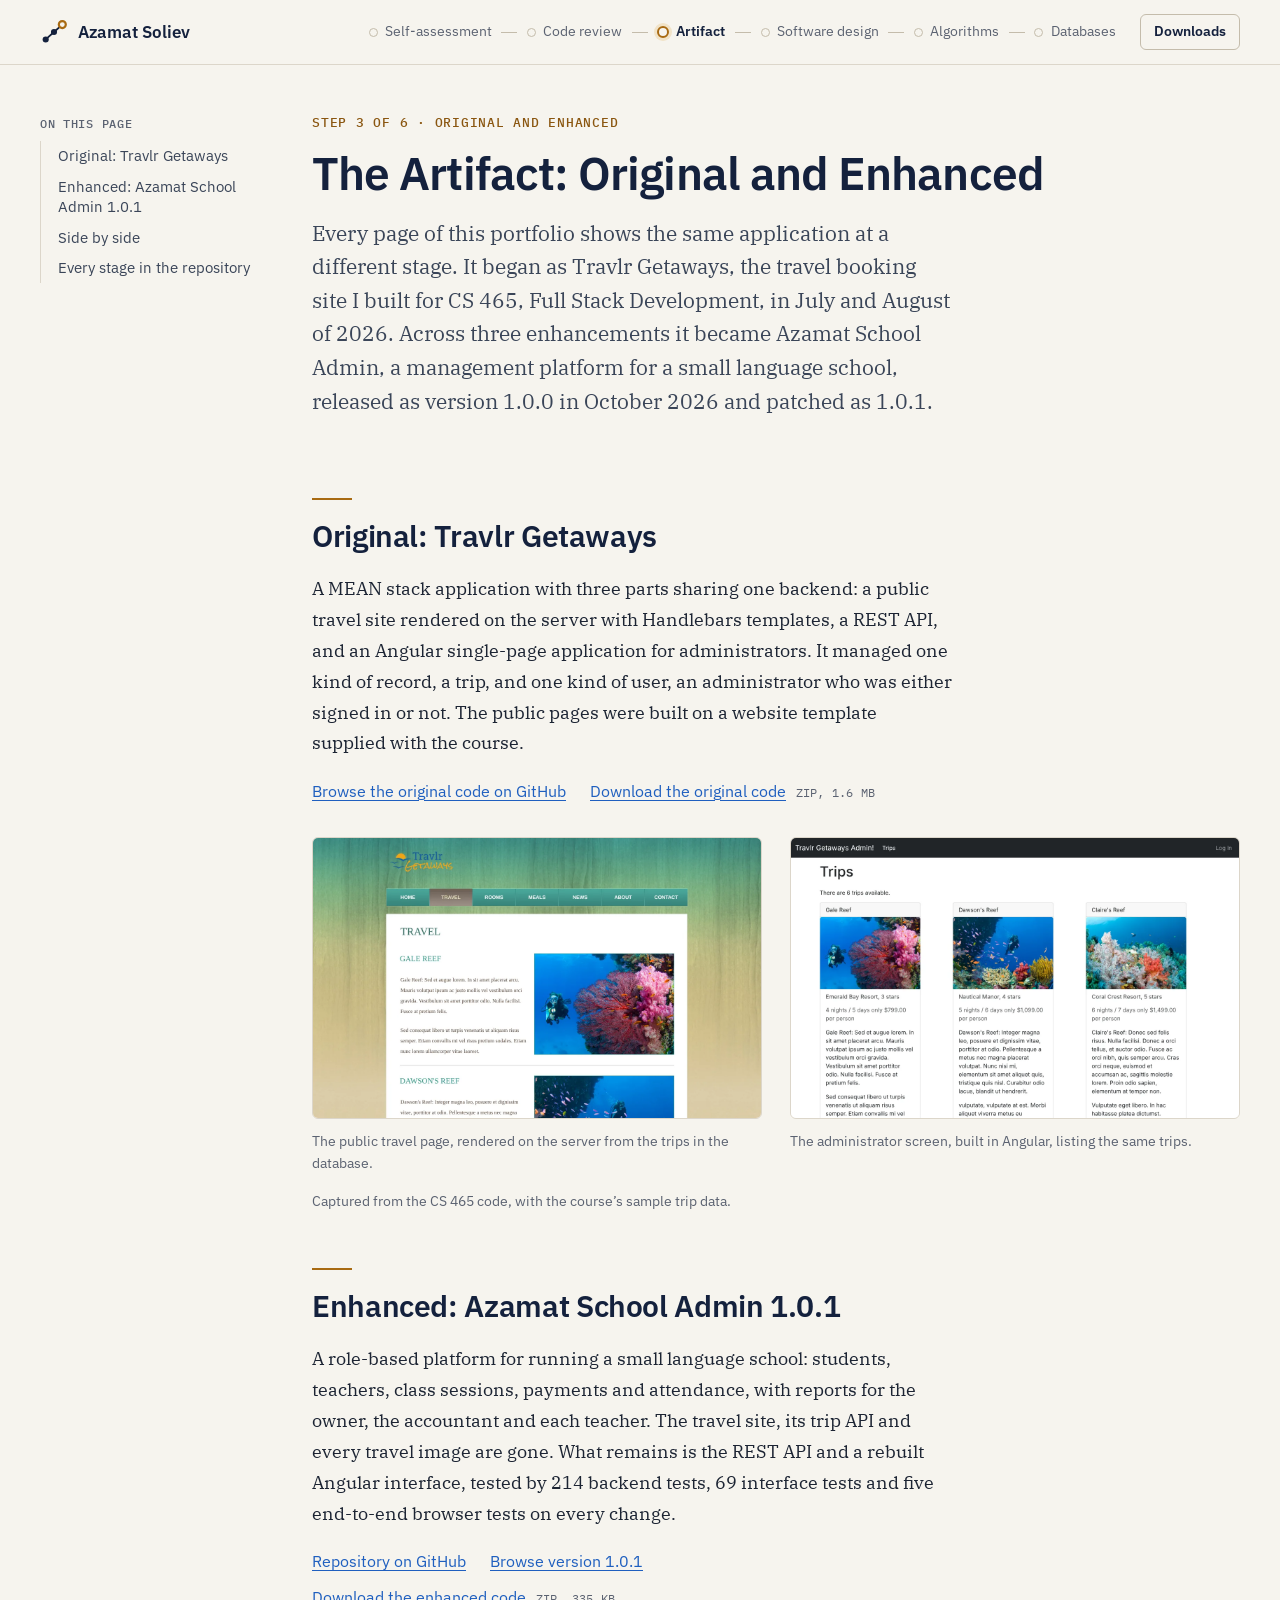
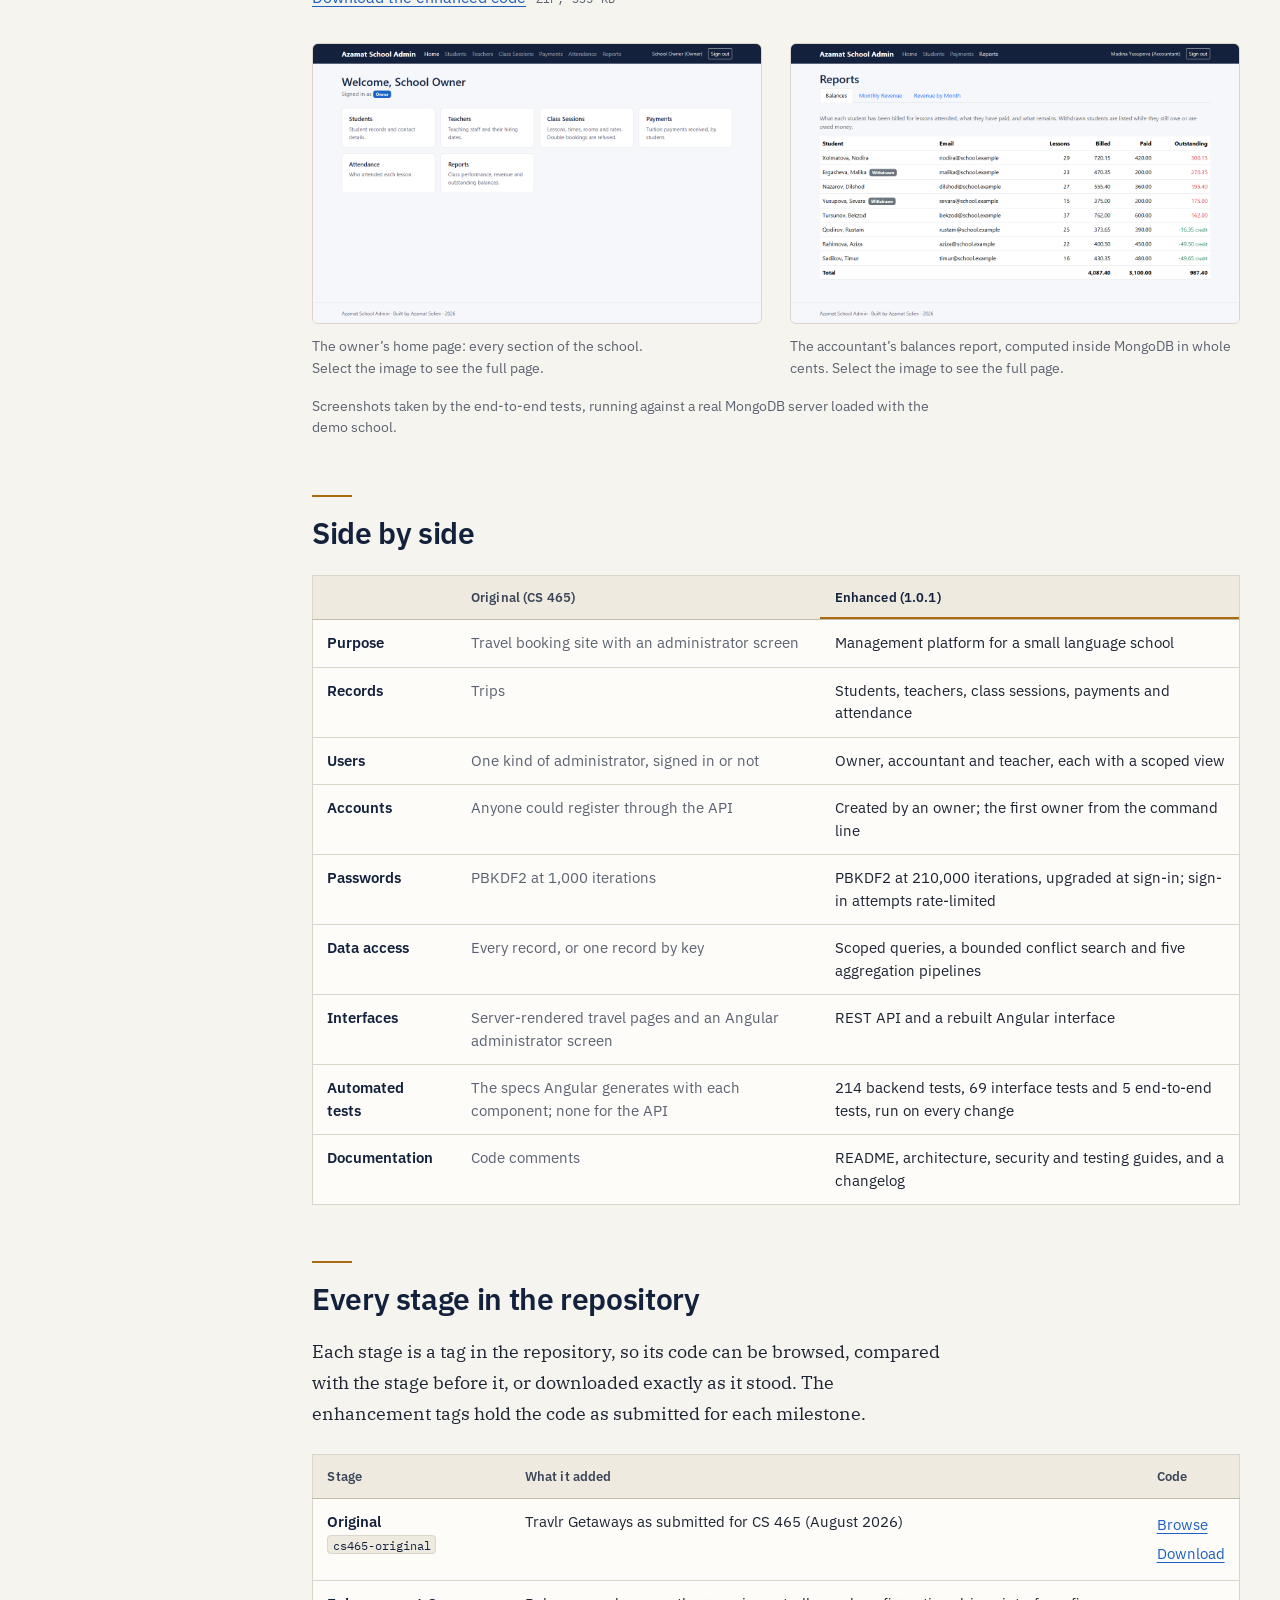
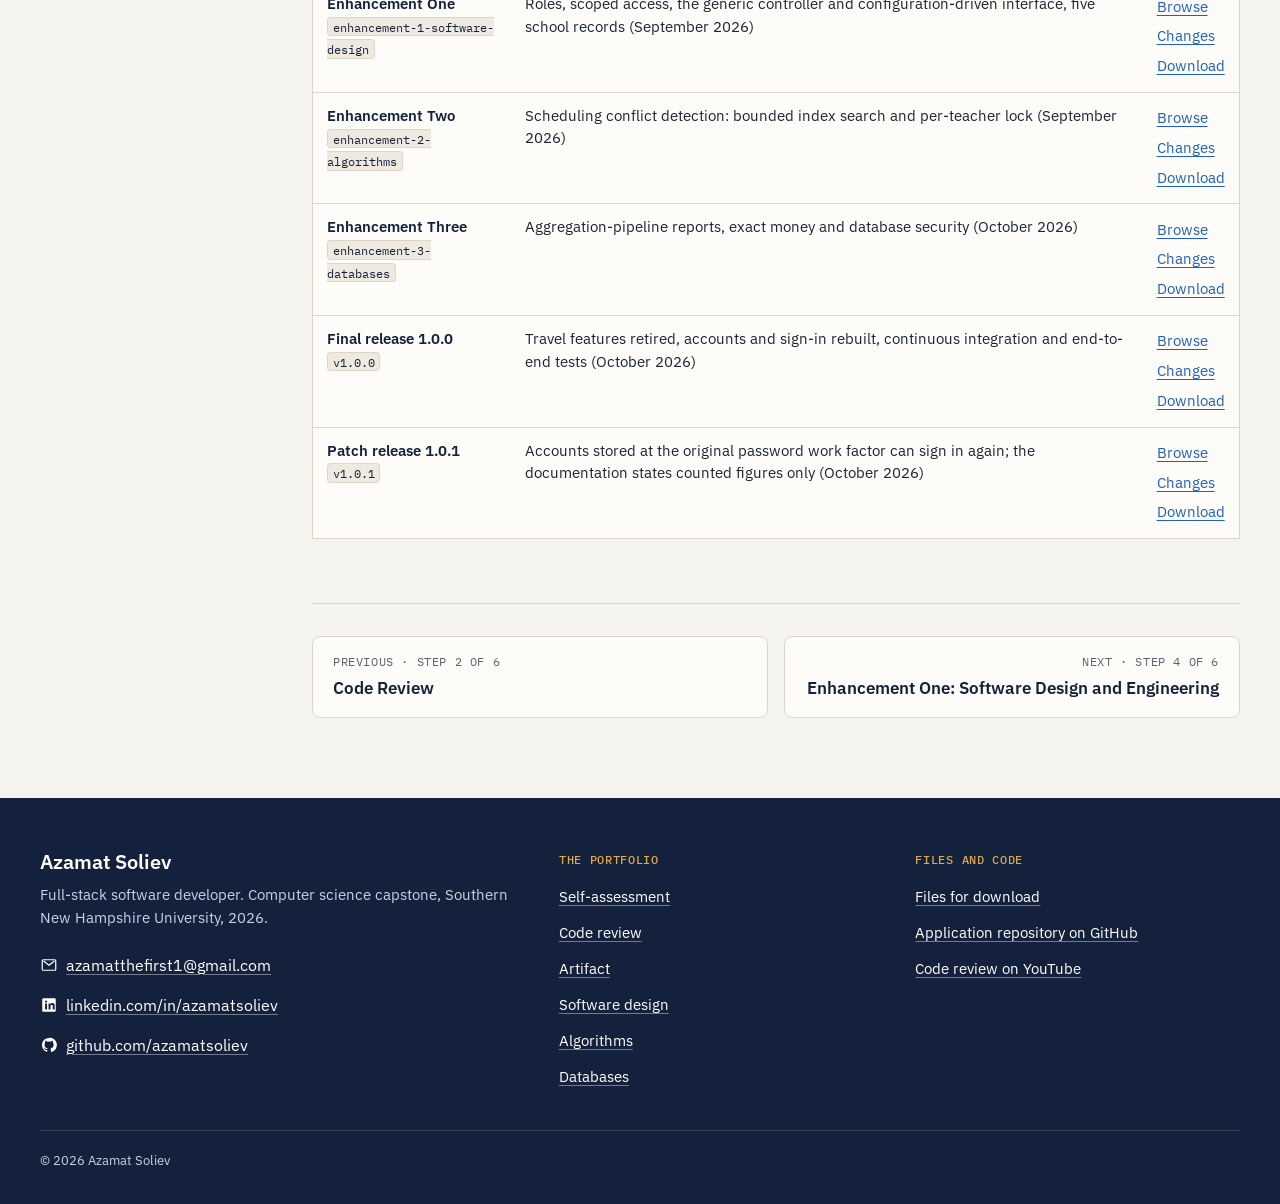
<file: artifact.html>
<!doctype html>
<!--
  Azamat Soliev · CS 499 Computer Science Capstone ePortfolio
  The artifact, original and enhanced
-->
<html lang="en">
<head>
<meta charset="utf-8">
<meta name="viewport" content="width=device-width, initial-scale=1">
<title>The Artifact: Original and Enhanced | Azamat Soliev</title>
<meta name="description" content="Travlr Getaways, as built for CS 465, and Azamat School Admin 1.0.1, the enhanced school management platform, side by side.">
<meta name="author" content="Azamat Soliev">
<meta name="color-scheme" content="light">
<meta name="theme-color" content="#f6f4ee">
<link rel="canonical" href="https://azamatsoliev.github.io/artifact.html">
<meta property="og:type" content="website">
<meta property="og:site_name" content="Azamat Soliev · CS 499 ePortfolio">
<meta property="og:title" content="The Artifact: Original and Enhanced | Azamat Soliev">
<meta property="og:description" content="Travlr Getaways, as built for CS 465, and Azamat School Admin 1.0.1, the enhanced school management platform, side by side.">
<meta property="og:url" content="https://azamatsoliev.github.io/artifact.html">
<meta property="og:image" content="https://azamatsoliev.github.io/assets/images/social-card.png">
<meta property="og:image:width" content="1200">
<meta property="og:image:height" content="630">
<meta property="og:image:alt" content="Azamat Soliev, CS 499 Computer Science Capstone ePortfolio">
<meta name="twitter:card" content="summary_large_image">
<link rel="icon" href="favicon.ico" sizes="32x32">
<link rel="icon" href="assets/images/favicon.svg" type="image/svg+xml">
<link rel="apple-touch-icon" href="apple-touch-icon.png">
<link rel="preload" href="assets/fonts/ibm-plex-sans-latin-400-normal.woff2" as="font" type="font/woff2" crossorigin>
<link rel="preload" href="assets/fonts/ibm-plex-sans-latin-600-normal.woff2" as="font" type="font/woff2" crossorigin>
<link rel="preload" href="assets/fonts/ibm-plex-serif-latin-400-normal.woff2" as="font" type="font/woff2" crossorigin>
<link rel="stylesheet" href="assets/css/site.css">
</head>
<body>

<a class="skip-link" href="#main">Skip to main content</a>
<!-- site-header -->
<header class="site-header">
  <div class="header-inner">
    <a class="brand" href="index.html"><svg class="brand-mark" viewBox="0 0 32 32" aria-hidden="true" focusable="false"><path d="M6.5 24.5 16 16l9.5-8.5" fill="none" stroke="currentColor" stroke-width="2" stroke-linecap="round"/><circle cx="6.5" cy="24.5" r="3.5" fill="currentColor"/><circle cx="16" cy="16" r="3.5" fill="currentColor"/><circle class="mark-ring" cx="25.5" cy="7.5" r="4" stroke-width="2.5"/></svg><span class="brand-name">Azamat Soliev</span></a>
    <nav class="steps-nav" aria-label="Portfolio">
      <ol class="steps">
        <li class="step"><a href="index.html"><span class="step-dot" aria-hidden="true"></span><span class="step-label">Self-assessment</span></a></li>
        <li class="step"><a href="code-review.html"><span class="step-dot" aria-hidden="true"></span><span class="step-label">Code review</span></a></li>
        <li class="step is-current"><a href="artifact.html" aria-current="page"><span class="step-dot" aria-hidden="true"></span><span class="step-label">Artifact</span></a></li>
        <li class="step"><a href="software-design.html"><span class="step-dot" aria-hidden="true"></span><span class="step-label">Software design</span></a></li>
        <li class="step"><a href="algorithms.html"><span class="step-dot" aria-hidden="true"></span><span class="step-label">Algorithms</span></a></li>
        <li class="step"><a href="databases.html"><span class="step-dot" aria-hidden="true"></span><span class="step-label">Databases</span></a></li>
      </ol>
      <a class="steps-extra" href="index.html#files">Downloads</a>
    </nav>
    <a class="header-button contents-button" href="#contents">Contents</a>
    <details class="menu">
      <summary class="header-button menu-button"><span class="menu-icon" aria-hidden="true"></span><span class="menu-label">Menu</span></summary>
      <nav class="menu-panel" aria-label="Portfolio pages">
        <ol class="menu-steps">
          <li class="menu-step"><a href="index.html"><span class="menu-num" aria-hidden="true">01</span><span class="menu-text"><span class="menu-name">Self-assessment</span> <span class="menu-note">Introduction</span></span></a></li>
          <li class="menu-step"><a href="code-review.html"><span class="menu-num" aria-hidden="true">02</span><span class="menu-text"><span class="menu-name">Code review</span> <span class="menu-note">Milestone One</span></span></a></li>
          <li class="menu-step is-current"><a href="artifact.html" aria-current="page"><span class="menu-num" aria-hidden="true">03</span><span class="menu-text"><span class="menu-name">Artifact</span> <span class="menu-note">Original and enhanced</span></span></a></li>
          <li class="menu-step"><a href="software-design.html"><span class="menu-num" aria-hidden="true">04</span><span class="menu-text"><span class="menu-name">Software design</span> <span class="menu-note">Enhancement One</span></span></a></li>
          <li class="menu-step"><a href="algorithms.html"><span class="menu-num" aria-hidden="true">05</span><span class="menu-text"><span class="menu-name">Algorithms</span> <span class="menu-note">Enhancement Two</span></span></a></li>
          <li class="menu-step"><a href="databases.html"><span class="menu-num" aria-hidden="true">06</span><span class="menu-text"><span class="menu-name">Databases</span> <span class="menu-note">Enhancement Three</span></span></a></li>
        </ol>
        <ul class="menu-extra">
          <li><a href="index.html#files">Downloads</a></li>
          <li><a href="#contact">Contact</a></li>
        </ul>
      </nav>
    </details>
  </div>
</header>
<!-- /site-header -->
<main id="main" tabindex="-1">

<div class="page">
<header class="page-head">
  <p class="eyebrow">Step 3 of 6 · Original and enhanced</p>
  <h1>The Artifact: Original and Enhanced</h1>
  <p class="lead">Every page of this portfolio shows the same application at a different stage. It began as Travlr Getaways, the travel booking site I built for CS 465, Full Stack Development, in July and August of 2026. Across three enhancements it became Azamat School Admin, a management platform for a small language school, released as version 1.0.0 in October 2026 and patched as 1.0.1.</p>
</header>

<nav class="toc" id="contents" aria-label="On this page">
  <p class="toc-title">On this page</p>
  <ul>
    <li><a href="#original">Original: Travlr Getaways</a></li>
    <li><a href="#final">Enhanced: Azamat School Admin 1.0.1</a></li>
    <li><a href="#side-by-side">Side by side</a></li>
    <li><a href="#stages">Every stage in the repository</a></li>
  </ul>
</nav>

<div class="page-body">

<section class="prose" aria-labelledby="original">
  <h2 id="original">Original: Travlr Getaways</h2>
  <p>A MEAN stack application with three parts sharing one backend: a public travel site rendered on the server with Handlebars templates, a REST API, and an Angular single-page application for administrators. It managed one kind of record, a trip, and one kind of user, an administrator who was either signed in or not. The public pages were built on a website template supplied with the course.</p>
  <p class="links"><a href="https://github.com/azamatsoliev/azamat-school-admin/tree/cs465-original">Browse the original code on GitHub</a> <span class="link-with-meta"><a href="assets/downloads/06_Original_Code_Travlr_Getaways_Soliev.zip" download>Download the original code</a> <span class="file-meta">ZIP, 1.6 MB</span></span></p>
</section>
<div class="shot-group">
<div class="shot-pair">
<figure class="shot">
  <a class="shot-link" href="assets/images/screens/original-travel-page.webp"><img src="assets/images/screens/original-travel-page.webp" alt="The original Travlr Getaways travel page, listing reef diving trips with photographs." width="1280" height="800" loading="lazy" decoding="async"></a>
  <figcaption>The public travel page, rendered on the server from the trips in the database.</figcaption>
</figure>
<figure class="shot">
  <a class="shot-link" href="assets/images/screens/original-admin-trips.webp"><img src="assets/images/screens/original-admin-trips.webp" alt="The original administrator screen, showing trips as cards with resort, length and price." width="1280" height="800" loading="lazy" decoding="async"></a>
  <figcaption>The administrator screen, built in Angular, listing the same trips.</figcaption>
</figure></div>
<p class="shot-note prose">Captured from the CS 465 code, with the course’s sample trip data.</p>
</div>

<section class="prose" aria-labelledby="final">
  <h2 id="final">Enhanced: Azamat School Admin 1.0.1</h2>
  <p>A role-based platform for running a small language school: students, teachers, class sessions, payments and attendance, with reports for the owner, the accountant and each teacher. The travel site, its trip API and every travel image are gone. What remains is the REST API and a rebuilt Angular interface, tested by 214 backend tests, 69 interface tests and five end-to-end browser tests on every change.</p>
  <p class="links"><a href="https://github.com/azamatsoliev/azamat-school-admin">Repository on GitHub</a> <a href="https://github.com/azamatsoliev/azamat-school-admin/tree/v1.0.1">Browse version 1.0.1</a> <span class="link-with-meta"><a href="assets/downloads/07_Enhanced_Code_Azamat_School_Admin_v1.0.1_Soliev.zip" download>Download the enhanced code</a> <span class="file-meta">ZIP, 335 KB</span></span></p>
</section>
<div class="shot-group">
<div class="shot-pair">
<figure class="shot shot-final">
  <a class="shot-link" href="assets/images/screens/final/02-owner-home.png"><img src="assets/images/screens/final/02-owner-home.png" alt="Azamat School Admin home page for the owner, with a section for each kind of record and for reports." width="1280" height="800" loading="lazy" decoding="async"></a>
  <figcaption>The owner’s home page: every section of the school. <span class="shot-hint">Select the image to see the full page.</span></figcaption>
</figure>
<figure class="shot shot-final">
  <a class="shot-link" href="assets/images/screens/final/05-accountant-balances.png"><img src="assets/images/screens/final/05-accountant-balances.png" alt="The accountant’s outstanding balances report, listing students with amounts billed, paid and outstanding." width="1280" height="800" loading="lazy" decoding="async"></a>
  <figcaption>The accountant’s balances report, computed inside MongoDB in whole cents. <span class="shot-hint">Select the image to see the full page.</span></figcaption>
</figure></div>
<p class="shot-note prose">Screenshots taken by the end-to-end tests, running against a real MongoDB server loaded with the demo school.</p>
</div>

<section class="prose" aria-labelledby="side-by-side">
  <h2 id="side-by-side">Side by side</h2>
</section>
<div class="table-wrap is-wide">
<table class="stack compare">
  <thead><tr><th scope="col"><span class="visually-hidden">Aspect</span></th><th scope="col">Original (CS 465)</th><th scope="col">Enhanced (1.0.1)</th></tr></thead>
  <tbody>
    <tr><th scope="row">Purpose</th><td data-label="Original (CS 465)">Travel booking site with an administrator screen</td><td data-label="Enhanced (1.0.1)">Management platform for a small language school</td></tr>
    <tr><th scope="row">Records</th><td data-label="Original (CS 465)">Trips</td><td data-label="Enhanced (1.0.1)">Students, teachers, class sessions, payments and attendance</td></tr>
    <tr><th scope="row">Users</th><td data-label="Original (CS 465)">One kind of administrator, signed in or not</td><td data-label="Enhanced (1.0.1)">Owner, accountant and teacher, each with a scoped view</td></tr>
    <tr><th scope="row">Accounts</th><td data-label="Original (CS 465)">Anyone could register through the API</td><td data-label="Enhanced (1.0.1)">Created by an owner; the first owner from the command line</td></tr>
    <tr><th scope="row">Passwords</th><td data-label="Original (CS 465)">PBKDF2 at 1,000 iterations</td><td data-label="Enhanced (1.0.1)">PBKDF2 at 210,000 iterations, upgraded at sign-in; sign-in attempts rate-limited</td></tr>
    <tr><th scope="row">Data access</th><td data-label="Original (CS 465)">Every record, or one record by key</td><td data-label="Enhanced (1.0.1)">Scoped queries, a bounded conflict search and five aggregation pipelines</td></tr>
    <tr><th scope="row">Interfaces</th><td data-label="Original (CS 465)">Server-rendered travel pages and an Angular administrator screen</td><td data-label="Enhanced (1.0.1)">REST API and a rebuilt Angular interface</td></tr>
    <tr><th scope="row">Automated tests</th><td data-label="Original (CS 465)">The specs Angular generates with each component; none for the API</td><td data-label="Enhanced (1.0.1)">214 backend tests, 69 interface tests and 5 end-to-end tests, run on every change</td></tr>
    <tr><th scope="row">Documentation</th><td data-label="Original (CS 465)">Code comments</td><td data-label="Enhanced (1.0.1)">README, architecture, security and testing guides, and a changelog</td></tr>
  </tbody>
</table>
</div>

<section class="prose" aria-labelledby="stages">
  <h2 id="stages">Every stage in the repository</h2>
  <p>Each stage is a tag in the repository, so its code can be browsed, compared with the stage before it, or downloaded exactly as it stood. The enhancement tags hold the code as submitted for each milestone.</p>
</section>
<div class="table-wrap is-wide">
<table class="stack stages">
  <thead><tr><th scope="col">Stage</th><th scope="col">What it added</th><th scope="col">Code</th></tr></thead>
  <tbody>
    <tr><th scope="row">Original<br><code>cs465-original</code></th><td data-label="What it added">Travlr Getaways as submitted for CS 465 (August 2026)</td><td data-label="Code"><span class="link-stack"><a href="https://github.com/azamatsoliev/azamat-school-admin/tree/cs465-original">Browse</a><a href="https://github.com/azamatsoliev/azamat-school-admin/archive/refs/tags/cs465-original.zip">Download</a></span></td></tr>
    <tr><th scope="row">Enhancement One<br><code>enhancement-1-software-design</code></th><td data-label="What it added">Roles, scoped access, the generic controller and configuration-driven interface, five school records (September 2026)</td><td data-label="Code"><span class="link-stack"><a href="https://github.com/azamatsoliev/azamat-school-admin/tree/enhancement-1-software-design">Browse</a><a href="https://github.com/azamatsoliev/azamat-school-admin/compare/cs465-original...enhancement-1-software-design">Changes</a><a href="https://github.com/azamatsoliev/azamat-school-admin/archive/refs/tags/enhancement-1-software-design.zip">Download</a></span></td></tr>
    <tr><th scope="row">Enhancement Two<br><code>enhancement-2-algorithms</code></th><td data-label="What it added">Scheduling conflict detection: bounded index search and per-teacher lock (September 2026)</td><td data-label="Code"><span class="link-stack"><a href="https://github.com/azamatsoliev/azamat-school-admin/tree/enhancement-2-algorithms">Browse</a><a href="https://github.com/azamatsoliev/azamat-school-admin/compare/enhancement-1-software-design...enhancement-2-algorithms">Changes</a><a href="https://github.com/azamatsoliev/azamat-school-admin/archive/refs/tags/enhancement-2-algorithms.zip">Download</a></span></td></tr>
    <tr><th scope="row">Enhancement Three<br><code>enhancement-3-databases</code></th><td data-label="What it added">Aggregation-pipeline reports, exact money and database security (October 2026)</td><td data-label="Code"><span class="link-stack"><a href="https://github.com/azamatsoliev/azamat-school-admin/tree/enhancement-3-databases">Browse</a><a href="https://github.com/azamatsoliev/azamat-school-admin/compare/enhancement-2-algorithms...enhancement-3-databases">Changes</a><a href="https://github.com/azamatsoliev/azamat-school-admin/archive/refs/tags/enhancement-3-databases.zip">Download</a></span></td></tr>
    <tr><th scope="row">Final release 1.0.0<br><code>v1.0.0</code></th><td data-label="What it added">Travel features retired, accounts and sign-in rebuilt, continuous integration and end-to-end tests (October 2026)</td><td data-label="Code"><span class="link-stack"><a href="https://github.com/azamatsoliev/azamat-school-admin/tree/v1.0.0">Browse</a><a href="https://github.com/azamatsoliev/azamat-school-admin/compare/enhancement-3-databases...v1.0.0">Changes</a><a href="https://github.com/azamatsoliev/azamat-school-admin/archive/refs/tags/v1.0.0.zip">Download</a></span></td></tr>
    <tr><th scope="row">Patch release 1.0.1<br><code>v1.0.1</code></th><td data-label="What it added">Accounts stored at the original password work factor can sign in again; the documentation states counted figures only (October 2026)</td><td data-label="Code"><span class="link-stack"><a href="https://github.com/azamatsoliev/azamat-school-admin/tree/v1.0.1">Browse</a><a href="https://github.com/azamatsoliev/azamat-school-admin/compare/v1.0.0...v1.0.1">Changes</a><a href="https://github.com/azamatsoliev/azamat-school-admin/archive/refs/tags/v1.0.1.zip">Download</a></span></td></tr>
  </tbody>
</table>
</div>

<nav class="pager" aria-label="Previous and next pages">
  <a class="pager-link pager-prev" href="code-review.html"><span class="pager-label">Previous · Step 2 of 6</span><span class="pager-title">Code Review</span></a>
  <a class="pager-link pager-next" href="software-design.html"><span class="pager-label">Next · Step 4 of 6</span><span class="pager-title">Enhancement One: Software Design and Engineering</span></a>
</nav>
</div>
</div>
</main>

<!-- site-footer -->
<footer class="site-footer" id="contact">
  <div class="footer-inner">
    <div class="footer-about">
      <p class="footer-name">Azamat Soliev</p>
      <p class="footer-role">Full-stack software developer. Computer science capstone, Southern New Hampshire University, 2026.</p>
    <ul class="contact-list">
      <li><a href="mailto:azamatthefirst1@gmail.com"><svg class="icon" viewBox="0 0 24 24" aria-hidden="true" focusable="false"><path d="M3 6.5A1.5 1.5 0 0 1 4.5 5h15A1.5 1.5 0 0 1 21 6.5v11a1.5 1.5 0 0 1-1.5 1.5h-15A1.5 1.5 0 0 1 3 17.5v-11Zm1.8.3 7.2 5.4 7.2-5.4" fill="none" stroke="currentColor" stroke-width="1.6" stroke-linejoin="round"/></svg><span>azamatthefirst1@gmail.com</span></a></li>
      <li><a href="https://www.linkedin.com/in/azamatsoliev"><svg class="icon" viewBox="0 0 24 24" aria-hidden="true" focusable="false"><path d="M4.5 3h15A1.5 1.5 0 0 1 21 4.5v15a1.5 1.5 0 0 1-1.5 1.5h-15A1.5 1.5 0 0 1 3 19.5v-15A1.5 1.5 0 0 1 4.5 3Zm2.3 6.9V18h2.6V9.9H6.8Zm1.3-4a1.5 1.5 0 1 0 0 3 1.5 1.5 0 0 0 0-3Zm3.3 4V18H14v-4.3c0-1.1.2-2.2 1.6-2.2 1.4 0 1.4 1.3 1.4 2.3V18h2.6v-4.7c0-2.3-.5-4-3.2-4-1.3 0-2.1.7-2.5 1.4V9.9h-2.5Z" fill="currentColor"/></svg><span>linkedin.com/in/azamatsoliev</span></a></li>
      <li><a href="https://github.com/azamatsoliev"><svg class="icon" viewBox="0 0 24 24" aria-hidden="true" focusable="false"><path d="M12 2.5a9.5 9.5 0 0 0-3 18.5c.5.1.7-.2.7-.5v-1.8c-2.6.6-3.2-1.1-3.2-1.1-.4-1.1-1-1.4-1-1.4-.9-.6 0-.6 0-.6 1 .1 1.5 1 1.5 1 .8 1.5 2.2 1 2.7.8.1-.6.3-1 .6-1.2-2.1-.2-4.3-1-4.3-4.6 0-1 .4-1.9 1-2.5-.1-.3-.4-1.2.1-2.6 0 0 .8-.3 2.6 1a9 9 0 0 1 4.8 0c1.8-1.3 2.6-1 2.6-1 .5 1.4.2 2.3.1 2.6.6.7 1 1.5 1 2.5 0 3.6-2.2 4.4-4.3 4.6.3.3.6.9.6 1.8v2.7c0 .3.2.6.7.5A9.5 9.5 0 0 0 12 2.5Z" fill="currentColor"/></svg><span>github.com/azamatsoliev</span></a></li>
    </ul>
    </div>
    <nav class="footer-nav" aria-label="Footer">
      <p class="footer-heading">The portfolio</p>
      <ol class="footer-list">
          <li><a href="index.html">Self-assessment</a></li>
          <li><a href="code-review.html">Code review</a></li>
          <li><a href="artifact.html">Artifact</a></li>
          <li><a href="software-design.html">Software design</a></li>
          <li><a href="algorithms.html">Algorithms</a></li>
          <li><a href="databases.html">Databases</a></li>
      </ol>
    </nav>
    <div class="footer-more">
      <p class="footer-heading">Files and code</p>
      <ul class="footer-list">
        <li><a href="index.html#files">Files for download</a></li>
        <li><a href="https://github.com/azamatsoliev/azamat-school-admin">Application repository on GitHub</a></li>
        <li><a href="https://youtu.be/u06APioXnVo">Code review on YouTube</a></li>
      </ul>
    </div>
  </div>
  <div class="footer-base"><p>© 2026 Azamat Soliev</p></div>
</footer>
<!-- /site-footer -->
<script src="assets/js/site.js" defer></script>
</body>
</html>
</file>
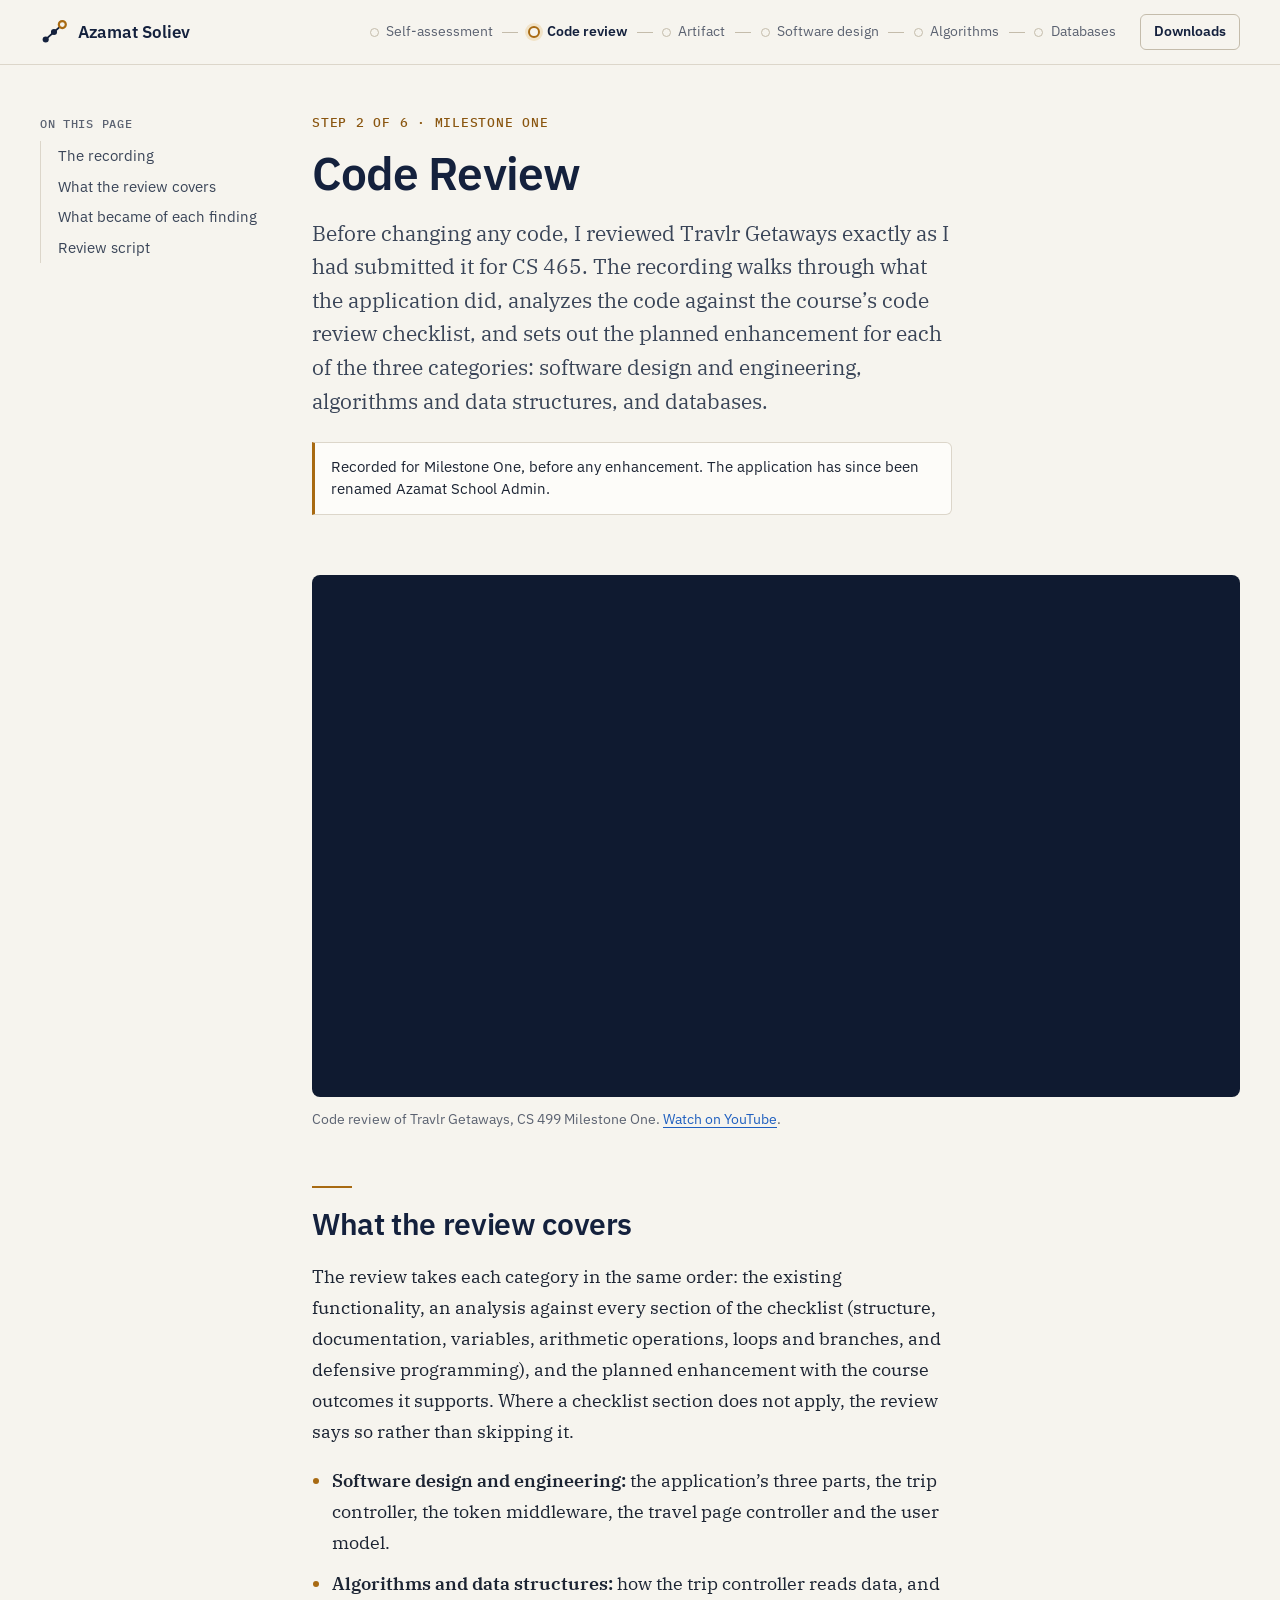
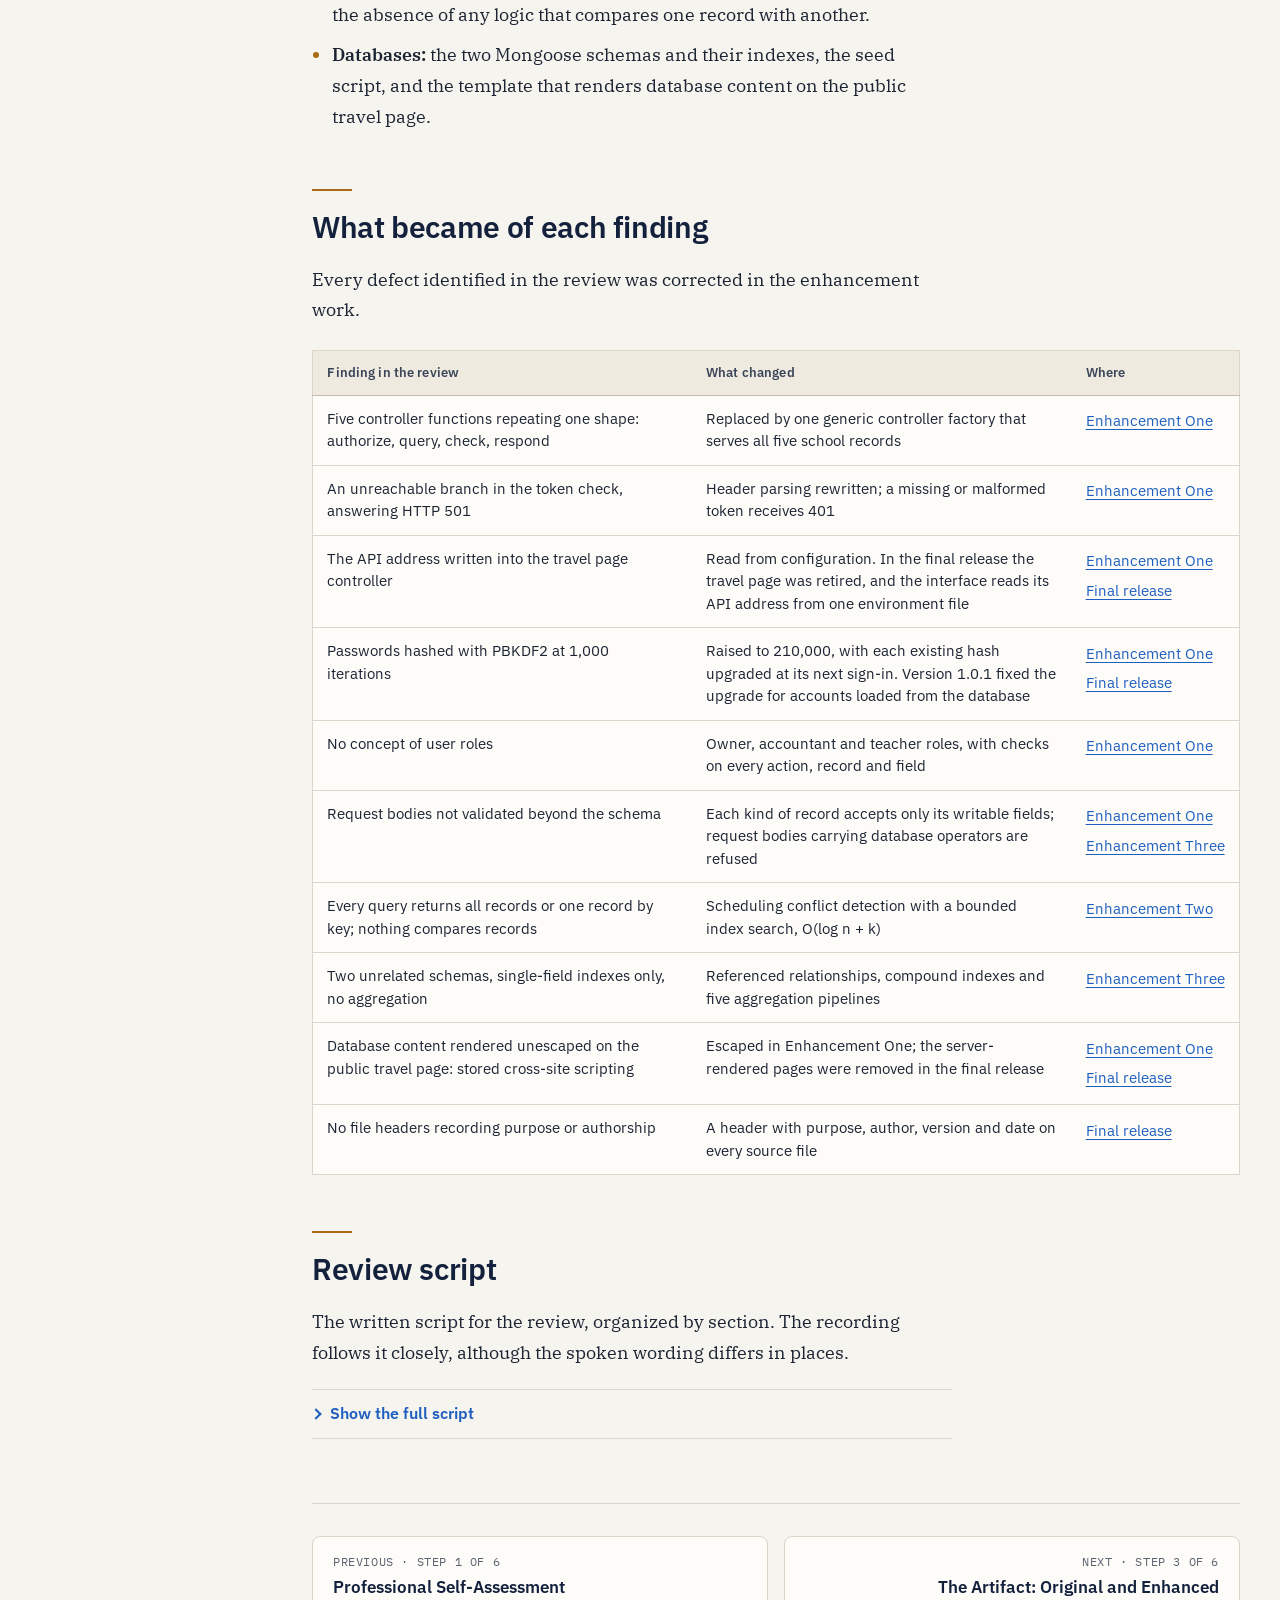
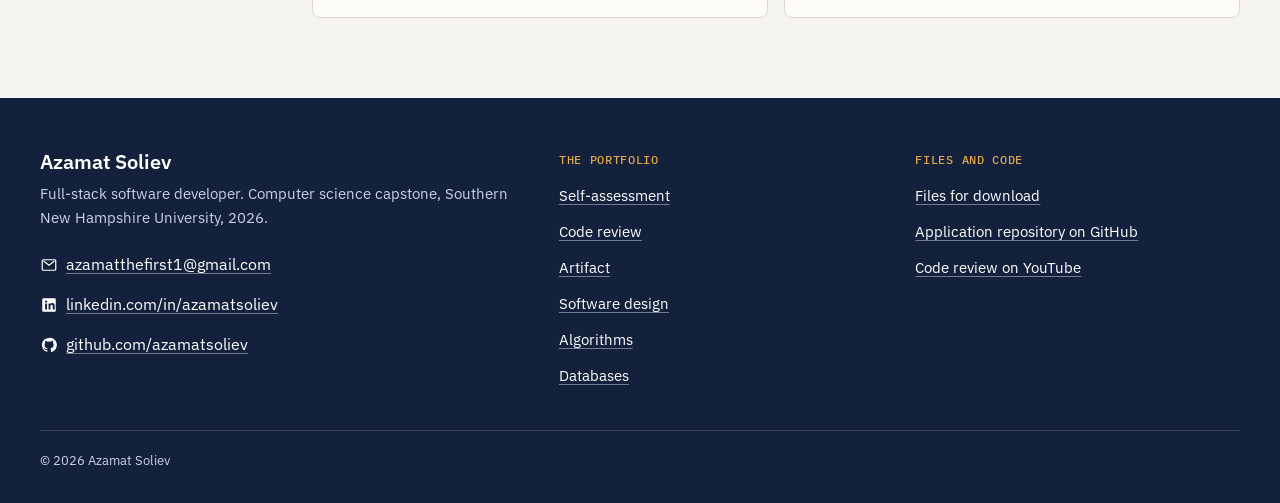
<file: code-review.html>
<!doctype html>
<!--
  Azamat Soliev · CS 499 Computer Science Capstone ePortfolio
  Code review (Milestone One)
-->
<html lang="en">
<head>
<meta charset="utf-8">
<meta name="viewport" content="width=device-width, initial-scale=1">
<title>Code Review | Azamat Soliev</title>
<meta name="description" content="Recorded code review of Travlr Getaways, the original CS 465 application, with the findings and the plan for each enhancement.">
<meta name="author" content="Azamat Soliev">
<meta name="color-scheme" content="light">
<meta name="theme-color" content="#f6f4ee">
<link rel="canonical" href="https://azamatsoliev.github.io/code-review.html">
<meta property="og:type" content="website">
<meta property="og:site_name" content="Azamat Soliev · CS 499 ePortfolio">
<meta property="og:title" content="Code Review | Azamat Soliev">
<meta property="og:description" content="Recorded code review of Travlr Getaways, the original CS 465 application, with the findings and the plan for each enhancement.">
<meta property="og:url" content="https://azamatsoliev.github.io/code-review.html">
<meta property="og:image" content="https://azamatsoliev.github.io/assets/images/social-card.png">
<meta property="og:image:width" content="1200">
<meta property="og:image:height" content="630">
<meta property="og:image:alt" content="Azamat Soliev, CS 499 Computer Science Capstone ePortfolio">
<meta name="twitter:card" content="summary_large_image">
<link rel="icon" href="favicon.ico" sizes="32x32">
<link rel="icon" href="assets/images/favicon.svg" type="image/svg+xml">
<link rel="apple-touch-icon" href="apple-touch-icon.png">
<link rel="preload" href="assets/fonts/ibm-plex-sans-latin-400-normal.woff2" as="font" type="font/woff2" crossorigin>
<link rel="preload" href="assets/fonts/ibm-plex-sans-latin-600-normal.woff2" as="font" type="font/woff2" crossorigin>
<link rel="preload" href="assets/fonts/ibm-plex-serif-latin-400-normal.woff2" as="font" type="font/woff2" crossorigin>
<link rel="stylesheet" href="assets/css/site.css">
</head>
<body>

<a class="skip-link" href="#main">Skip to main content</a>
<!-- site-header -->
<header class="site-header">
  <div class="header-inner">
    <a class="brand" href="index.html"><svg class="brand-mark" viewBox="0 0 32 32" aria-hidden="true" focusable="false"><path d="M6.5 24.5 16 16l9.5-8.5" fill="none" stroke="currentColor" stroke-width="2" stroke-linecap="round"/><circle cx="6.5" cy="24.5" r="3.5" fill="currentColor"/><circle cx="16" cy="16" r="3.5" fill="currentColor"/><circle class="mark-ring" cx="25.5" cy="7.5" r="4" stroke-width="2.5"/></svg><span class="brand-name">Azamat Soliev</span></a>
    <nav class="steps-nav" aria-label="Portfolio">
      <ol class="steps">
        <li class="step"><a href="index.html"><span class="step-dot" aria-hidden="true"></span><span class="step-label">Self-assessment</span></a></li>
        <li class="step is-current"><a href="code-review.html" aria-current="page"><span class="step-dot" aria-hidden="true"></span><span class="step-label">Code review</span></a></li>
        <li class="step"><a href="artifact.html"><span class="step-dot" aria-hidden="true"></span><span class="step-label">Artifact</span></a></li>
        <li class="step"><a href="software-design.html"><span class="step-dot" aria-hidden="true"></span><span class="step-label">Software design</span></a></li>
        <li class="step"><a href="algorithms.html"><span class="step-dot" aria-hidden="true"></span><span class="step-label">Algorithms</span></a></li>
        <li class="step"><a href="databases.html"><span class="step-dot" aria-hidden="true"></span><span class="step-label">Databases</span></a></li>
      </ol>
      <a class="steps-extra" href="index.html#files">Downloads</a>
    </nav>
    <a class="header-button contents-button" href="#contents">Contents</a>
    <details class="menu">
      <summary class="header-button menu-button"><span class="menu-icon" aria-hidden="true"></span><span class="menu-label">Menu</span></summary>
      <nav class="menu-panel" aria-label="Portfolio pages">
        <ol class="menu-steps">
          <li class="menu-step"><a href="index.html"><span class="menu-num" aria-hidden="true">01</span><span class="menu-text"><span class="menu-name">Self-assessment</span> <span class="menu-note">Introduction</span></span></a></li>
          <li class="menu-step is-current"><a href="code-review.html" aria-current="page"><span class="menu-num" aria-hidden="true">02</span><span class="menu-text"><span class="menu-name">Code review</span> <span class="menu-note">Milestone One</span></span></a></li>
          <li class="menu-step"><a href="artifact.html"><span class="menu-num" aria-hidden="true">03</span><span class="menu-text"><span class="menu-name">Artifact</span> <span class="menu-note">Original and enhanced</span></span></a></li>
          <li class="menu-step"><a href="software-design.html"><span class="menu-num" aria-hidden="true">04</span><span class="menu-text"><span class="menu-name">Software design</span> <span class="menu-note">Enhancement One</span></span></a></li>
          <li class="menu-step"><a href="algorithms.html"><span class="menu-num" aria-hidden="true">05</span><span class="menu-text"><span class="menu-name">Algorithms</span> <span class="menu-note">Enhancement Two</span></span></a></li>
          <li class="menu-step"><a href="databases.html"><span class="menu-num" aria-hidden="true">06</span><span class="menu-text"><span class="menu-name">Databases</span> <span class="menu-note">Enhancement Three</span></span></a></li>
        </ol>
        <ul class="menu-extra">
          <li><a href="index.html#files">Downloads</a></li>
          <li><a href="#contact">Contact</a></li>
        </ul>
      </nav>
    </details>
  </div>
</header>
<!-- /site-header -->
<main id="main" tabindex="-1">

<div class="page">
<header class="page-head">
  <p class="eyebrow">Step 2 of 6 · Milestone One</p>
  <h1>Code Review</h1>
  <p class="lead">Before changing any code, I reviewed Travlr Getaways exactly as I had submitted it for CS 465. The recording walks through what the application did, analyzes the code against the course’s code review checklist, and sets out the planned enhancement for each of the three categories: software design and engineering, algorithms and data structures, and databases.</p>
  <p class="note">Recorded for Milestone One, before any enhancement. The application has since been renamed Azamat School Admin.</p>
</header>

<nav class="toc" id="contents" aria-label="On this page">
  <p class="toc-title">On this page</p>
  <ul>
    <li><a href="#recording">The recording</a></li>
    <li><a href="#covers">What the review covers</a></li>
    <li><a href="#findings">What became of each finding</a></li>
    <li><a href="#script">Review script</a></li>
  </ul>
</nav>

<div class="page-body">
<figure class="video" id="recording">
  <div class="video-frame">
    <iframe src="https://www.youtube-nocookie.com/embed/u06APioXnVo" title="Code review of Travlr Getaways, CS 499 Milestone One" loading="lazy" allow="accelerometer; clipboard-write; encrypted-media; gyroscope; picture-in-picture" referrerpolicy="strict-origin-when-cross-origin" allowfullscreen></iframe>
  </div>
  <figcaption>Code review of Travlr Getaways, CS 499 Milestone One. <a href="https://youtu.be/u06APioXnVo">Watch on YouTube</a>.</figcaption>
</figure>

<section class="prose" aria-labelledby="covers">
  <h2 id="covers">What the review covers</h2>
  <p>The review takes each category in the same order: the existing functionality, an analysis against every section of the checklist (structure, documentation, variables, arithmetic operations, loops and branches, and defensive programming), and the planned enhancement with the course outcomes it supports. Where a checklist section does not apply, the review says so rather than skipping it.</p>
  <ul>
    <li><strong>Software design and engineering:</strong> the application’s three parts, the trip controller, the token middleware, the travel page controller and the user model.</li>
    <li><strong>Algorithms and data structures:</strong> how the trip controller reads data, and the absence of any logic that compares one record with another.</li>
    <li><strong>Databases:</strong> the two Mongoose schemas and their indexes, the seed script, and the template that renders database content on the public travel page.</li>
  </ul>
</section>

<section class="prose" aria-labelledby="findings">
  <h2 id="findings">What became of each finding</h2>
  <p>Every defect identified in the review was corrected in the enhancement work.</p>
</section>
<div class="table-wrap is-wide">
<table class="stack findings">
  <thead><tr><th scope="col">Finding in the review</th><th scope="col">What changed</th><th scope="col">Where</th></tr></thead>
  <tbody>
    <tr><th scope="row">Five controller functions repeating one shape: authorize, query, check, respond</th><td data-label="What changed">Replaced by one generic controller factory that serves all five school records</td><td data-label="Where"><span class="link-stack"><a href="software-design.html">Enhancement One</a></span></td></tr>
    <tr><th scope="row">An unreachable branch in the token check, answering HTTP 501</th><td data-label="What changed">Header parsing rewritten; a missing or malformed token receives 401</td><td data-label="Where"><span class="link-stack"><a href="software-design.html">Enhancement One</a></span></td></tr>
    <tr><th scope="row">The API address written into the travel page controller</th><td data-label="What changed">Read from configuration. In the final release the travel page was retired, and the interface reads its API address from one environment file</td><td data-label="Where"><span class="link-stack"><a href="software-design.html">Enhancement One</a><a href="artifact.html#final">Final release</a></span></td></tr>
    <tr><th scope="row">Passwords hashed with PBKDF2 at 1,000 iterations</th><td data-label="What changed">Raised to 210,000, with each existing hash upgraded at its next sign-in. Version 1.0.1 fixed the upgrade for accounts loaded from the database</td><td data-label="Where"><span class="link-stack"><a href="software-design.html">Enhancement One</a><a href="artifact.html#final">Final release</a></span></td></tr>
    <tr><th scope="row">No concept of user roles</th><td data-label="What changed">Owner, accountant and teacher roles, with checks on every action, record and field</td><td data-label="Where"><span class="link-stack"><a href="software-design.html">Enhancement One</a></span></td></tr>
    <tr><th scope="row">Request bodies not validated beyond the schema</th><td data-label="What changed">Each kind of record accepts only its writable fields; request bodies carrying database operators are refused</td><td data-label="Where"><span class="link-stack"><a href="software-design.html">Enhancement One</a><a href="databases.html">Enhancement Three</a></span></td></tr>
    <tr><th scope="row">Every query returns all records or one record by key; nothing compares records</th><td data-label="What changed">Scheduling conflict detection with a bounded index search, O(log n + k)</td><td data-label="Where"><span class="link-stack"><a href="algorithms.html">Enhancement Two</a></span></td></tr>
    <tr><th scope="row">Two unrelated schemas, single-field indexes only, no aggregation</th><td data-label="What changed">Referenced relationships, compound indexes and five aggregation pipelines</td><td data-label="Where"><span class="link-stack"><a href="databases.html">Enhancement Three</a></span></td></tr>
    <tr><th scope="row">Database content rendered unescaped on the public travel page: stored cross-site scripting</th><td data-label="What changed">Escaped in Enhancement One; the server-rendered pages were removed in the final release</td><td data-label="Where"><span class="link-stack"><a href="software-design.html">Enhancement One</a><a href="artifact.html#final">Final release</a></span></td></tr>
    <tr><th scope="row">No file headers recording purpose or authorship</th><td data-label="What changed">A header with purpose, author, version and date on every source file</td><td data-label="Where"><span class="link-stack"><a href="artifact.html#final">Final release</a></span></td></tr>
  </tbody>
</table>
</div>

<section class="prose" aria-labelledby="script">
  <h2 id="script">Review script</h2>
  <p>The written script for the review, organized by section. The recording follows it closely, although the spoken wording differs in places.</p>
  <details class="script">
    <summary>Show the full script</summary>
    <h3>Opening</h3>
    <p>Hello. My name is Azamat Soliev, and this is my code review for CS 499, Milestone One.</p>
    <p>The artifact I'm reviewing is Travlr Getaways. It's a full-stack web application I built as the final project in CS 465, Full Stack Development, last term, in July and August of 2026.</p>
    <p>I'm using this one artifact across all three categories, which the guidelines allow.</p>
    <p>Category One is Software Design and Engineering. Category Two is Algorithms and Data Structures. Category Three is Databases.</p>
    <p>For each one, I'll do three things. First I'll describe what the code currently does. Then I'll analyze it against the course code review checklist. Then I'll explain what I plan to enhance, what skills that demonstrates, and which course outcomes it aligns with.</p>
    <p>The enhancement plan I'll be referring to is the one I submitted and had approved in Module One.</p>
    <p>Let's start with Category One, Software Design and Engineering.</p>
    <h3>Software design and engineering: existing functionality</h3>
    <p>Travlr Getaways is a MEAN stack application. MEAN stands for MongoDB, Express, Angular, and Node.js, which means the whole thing is written in JavaScript, from the database all the way up to the browser.</p>
    <p>Looking at the folder structure, there are three main parts, and they're deliberately separated.</p>
    <p><code>app_server</code> is the public-facing customer site. It's server-rendered using Handlebars templates, which means the server builds the finished HTML page and sends it to the browser.</p>
    <p><code>app_api</code> is the REST API. Both front ends talk to it.</p>
    <p>And <code>app_admin</code> is the Angular administrative application. That one is a single-page application, so it updates parts of the page without reloading.</p>
    <p><code>app.js</code> is what wires everything together. It registers the static files, sets up the view engine, and mounts the route files.</p>
    <p>This is the routes file for the API. Here's the part that matters.</p>
    <p>The GET routes are open. Anyone can read the trips. But POST, PUT, and DELETE all have <code>authenticateJWT</code> in front of them. That's a middleware function, which means it runs before the actual request handler and can stop the request. In this case it checks for a valid login token.</p>
    <p>So authentication is JWT-based. JWT stands for JSON Web Token. When an administrator logs in, the server gives them a signed token, and their browser sends it back on every request that changes data. Passwords are hashed and salted before storage, never kept in plain text.</p>
    <p>So that's what the application does today. A public browsing site, a secured administrative interface, a shared API between them, and all of it operating on a single entity, which is a trip.</p>
    <h3>Software design and engineering: code analysis</h3>
    <p>Now I'll analyze this code against the course code review checklist. I'll go through the sections in order, and where a section doesn't apply to this project, I'll say so rather than skipping it.</p>
    <p>Starting with Structure.</p>
    <p>This is the trips controller. There are five functions in here: <code>tripsList</code>, <code>tripsFindByCode</code>, <code>tripsAddTrip</code>, <code>tripsUpdateTrip</code>, and <code>tripsDeleteTrip</code>.</p>
    <p>And if you watch them go past, every single one has the same shape. Authorize the request. Run a query. Check whether the result is empty. Return a status code.</p>
    <p>The checklist asks whether there are blocks of repeated code that could be condensed into a single procedure. There are, and this is the clearest example in the whole project. Five functions repeating one pattern.</p>
    <p>Here's a genuine defect. This is in the JWT middleware.</p>
    <p>On this line, the code takes the authorization header and splits it on a space.</p>
    <p>Then on line 17, it checks whether the result has fewer than one element.</p>
    <p>That check can never be true. Splitting a string always returns at least one element, even if the string is empty. So this entire branch is unreachable code. It can never run.</p>
    <p>And the checklist asks directly about unreachable code.</p>
    <p>There's a second problem on line 19. When it does return, it returns HTTP 501. That status code means &quot;Not Implemented.&quot; The correct code for a missing or malformed token is 401 Unauthorized, which is actually what the surrounding checks return.</p>
    <p>So this branch is both unreachable and returning the wrong status code.</p>
    <p>One more structural finding. Line 4.</p>
    <p>The API address is written directly into the code as a string, pointing at localhost on port 3000.</p>
    <p>The checklist asks whether symbolics are used rather than magic number constants or string constants. Here they aren't. This value should come from configuration. As written, deploying this anywhere would mean editing the source code by hand.</p>
    <p>That's Structure. Moving on to Documentation.</p>
    <p>The comments that exist are accurate and consistent with the code, which is what the checklist asks. But there are no file headers showing intent, decision, or authorship, and the commenting gets thinner in the later files. That's something I'll clean up for the final portfolio.</p>
    <p>Next, Variables.</p>
    <p>I want to be honest about what this code does well, not just what's wrong with it. The variable and function naming is consistent and meaningful throughout. <code>tripsList</code>, <code>tripsFindByCode</code>, <code>authenticateJWT</code> — you can tell what each one does from its name. There are no redundant or unused variables that I found. This section is fine.</p>
    <p>Next, Arithmetic Operations.</p>
    <p>This section does not apply to this artifact. There's no floating-point comparison anywhere, no division, no rounding, and no arithmetic on numbers of very different magnitudes. I'm stating that explicitly rather than passing over it.</p>
    <p>Next, Loops and Branches.</p>
    <p>The branching is generally complete and correctly nested. The unreachable branch I showed you a moment ago is the one exception.</p>
    <p>And finally, Defensive Programming.</p>
    <p>Some of this section doesn't apply either. The questions about pointers and about memory allocation and deallocation are not relevant here, because JavaScript is garbage collected. There's no manual memory management to get wrong.</p>
    <p>But the question that does apply is whether imported data and input arguments are tested for validity and completeness. Beyond what the Mongoose schema enforces, request bodies aren't validated.</p>
    <p>There's a security finding here too. Line 22.</p>
    <p>Passwords are hashed using PBKDF2 with SHA-512, which is a reasonable choice. But look at the iteration count. One thousand.</p>
    <p>The iteration count is what makes password hashing slow on purpose, so that an attacker who steals the database can't test guesses quickly. One thousand iterations is far below current guidance for this algorithm. So the approach is right, but the work factor is much too low.</p>
    <p>And here's the most important finding in this category.</p>
    <p>This is the entire user schema. Email. Name. Hash. Salt. That's it.</p>
    <p>There is no role field. Nowhere in this application does a user have a type.</p>
    <p>So the application has exactly one kind of authenticated user, and a single binary permission state. You're either logged in, or you're not. There's no way to say that this person can do one thing and that person can do another.</p>
    <p>That is the central design limitation of this artifact, and it's what my enhancement addresses.</p>
    <p>So to summarize my findings for Category One. Repeated controller logic across five functions. An unreachable branch returning the wrong status code. A hardcoded configuration value. A password work factor well below current guidance. And no concept of user roles at all.</p>
    <h3>Software design and engineering: planned enhancement</h3>
    <p>Now, my planned enhancement for this category, which was approved in my Module One plan.</p>
    <p>First, the reason behind it, because it isn't just an exercise. A teacher I know recently opened a small language school, and she runs everything manually right now. Student records, scheduling, attendance, tuition. This enhancement repurposes Travlr into software she could actually use to run that school.</p>
    <p>So the plan does this.</p>
    <p>It adds five new entities: Student, Teacher, ClassSession, Payment, and Attendance.</p>
    <p>Instead of writing that repeated controller shape five more times, I'm building one generic controller factory. It takes a data model plus a configuration describing which role each action needs, and it produces all four handlers for that model. Same idea on the Angular side: one configuration-driven component instead of five nearly identical ones. That pattern is what makes five entities achievable inside a single module.</p>
    <p>Then it adds three roles: owner, accountant, and teacher. Owner inherits everything the other two can do. The role is stored on the user record and included in the signed token. New registrations default to teacher, and only an existing owner can promote somebody.</p>
    <p>And here's the part I want to highlight, because I found it while writing the plan rather than after building it.</p>
    <p>Checking the role is not enough. If a teacher passes a role check, they'd then receive every teacher's class sessions and every student record, because the role condition is satisfied even though the records don't belong to them. That's called horizontal privilege escalation.</p>
    <p>So the configuration also carries a record-level scope rule. For a teacher, every list query is constrained to records they own, and ownership is verified on the specific record before any update or delete.</p>
    <p>Related to that: when a record exists but isn't yours, the response is 403 Forbidden, not 404 Not Found. That's deliberate. A 404 would confirm to an unauthorized caller that the record exists.</p>
    <p>Deletion also becomes a soft delete. Removing a student marks the record inactive instead of erasing it, so their attendance and payment history isn't orphaned.</p>
    <p>And the two defects I found earlier get fixed here: the iteration count goes up, and the hardcoded URL moves into configuration.</p>
    <p>The specific skills this demonstrates are designing a scalable architecture instead of duplicating logic, building a permission model that combines role-level and record-level checks, identifying a security gap during design rather than after implementation, and choosing status codes that don't leak information.</p>
    <p>This aligns with Course Outcome One, building collaborative environments that support organizational decision-making, because the owner, the accountant, and the teacher each get a purpose-built view for their own decisions instead of one undifferentiated interface.</p>
    <p>It aligns with Course Outcome Four, using well-founded and innovative techniques to deliver value, because the generalized configuration-driven pattern is what makes a five-entity platform deliverable in the time available.</p>
    <p>And it aligns with Course Outcome Five, developing a security mindset that anticipates adversarial exploits, because the access boundaries are enforced by design — through role inheritance, record-level ownership scoping, a restricted registration path, and status codes chosen so they don't reveal what exists.</p>
    <p>That completes Category One. Next is Category Two, Algorithms and Data Structures.</p>
    <h3>Algorithms and data structures: existing functionality</h3>
    <p>This is Category Two, Algorithms and Data Structures.</p>
    <p>The starting file is <code>app_api/controllers/trips.js</code>. That's the same controller file I looked at in Category One, but this time I'm looking at what it does with data, rather than how it's organized.</p>
    <p>Line 11. This is <code>tripsList</code>.</p>
    <p>It calls <code>find</code> with empty braces. Empty braces mean no filter at all. So this returns every single document in the collection, on every request.</p>
    <p>And the comment on that line says exactly that. &quot;No filter, return all records.&quot; It's an honest comment. It's also the finding.</p>
    <p>Line 37. This is <code>tripsFindByCode</code>. It matches one trip by its code. That field is indexed, so this one is efficient, but it's still just a single-key lookup.</p>
    <p>And that's the complete data-access story in this application. Return everything, or return one record by exact key.</p>
    <h3>Algorithms and data structures: code analysis</h3>
    <p>Analyzing this against the checklist, the significant findings here are about efficiency, and about what's missing rather than what's broken.</p>
    <p>Starting with Structure and efficiency.</p>
    <p>There is no sorting anywhere in this file. No filtering. No pagination.</p>
    <p>And here's the bigger point. Nowhere in this entire codebase does any piece of logic compare one record against another record. Every operation touches one document, or all of them. There's no relational reasoning, and no reasoning about time at all.</p>
    <p>Back to line 11. The cost of this query grows in direct proportion to the size of the collection. In Big O notation, that's O of n, where n is the number of documents.</p>
    <p>Big O notation is just a way of describing how much slower something gets as the data grows. O of n means if you double the data, you double the work.</p>
    <p>Right now the database has six seed records, so this is invisible. With fifty thousand trips, this would return fifty thousand documents across the network every time somebody loads the page.</p>
    <p>The checklist asks whether storage use is efficient. Returning an entire collection with no pagination is the clearest place in this project where the answer is no.</p>
    <p>Next, Documentation and Variables.</p>
    <p>Both are adequate in this file. The comments accurately describe what each function does, and the naming is clear.</p>
    <p>Next, Arithmetic Operations.</p>
    <p>Not applicable again. There's no arithmetic in this file at all.</p>
    <p>Next, Loops and Branches.</p>
    <p>The branching here is simple and correct. Check whether the result came back empty, return a 404 if it did, otherwise return the data. There's no deep nesting and no missing case.</p>
    <p>And finally, Defensive Programming.</p>
    <p>The relevant question is whether imported data and input arguments are tested for validity. The trip code comes straight from the URL into the query with no validation.</p>
    <p>And I'd argue an unbounded response size is itself a defensive problem. There is no ceiling on how much data a single request can pull back.</p>
    <p>So this category is unusual. There isn't really an algorithmic weakness to fix here, because there's almost no algorithm to begin with. My enhancement introduces one.</p>
    <h3>Algorithms and data structures: planned enhancement</h3>
    <p>My enhancement for this category is class scheduling conflict detection. This is the first operation in the platform that has to compare records against each other.</p>
    <p>The problem it solves is simple. Stop the same teacher being booked for two overlapping class sessions.</p>
    <p>The check runs on the server, on both create and update, and it's authoritative. There's no client-side pre-check, because a client-side check can be bypassed, which makes it a convenience rather than a control.</p>
    <p>Now, the naive way to do this would be to fetch every session that teacher has ever taught and compare each one to the proposed time. That costs O of n, where n is their total history. It grows without any limit as that history builds up.</p>
    <p>And here's the part I want to spend a moment on, because this was the real design decision.</p>
    <p>The obvious fix is to add a compound index on teacher and start time, then query for sessions where the start time is before the proposed end, and the end time is after the proposed start. That's logically correct.</p>
    <p>But it doesn't actually help. The index can serve the start time condition. It cannot serve the end time condition. So the database would scan every session that teacher has ever taught up to the proposed end time, and then filter the rest in memory.</p>
    <p>That's still O of n. The optimization would be completely illusory.</p>
    <p>The actual fix is to give the query a lower bound as well as an upper one.</p>
    <p>The schema enforces a maximum session length of four hours. So any session that could overlap the proposed window must start no earlier than the proposed start, minus four hours. Once I constrain the start time to that narrow window, the index can seek straight into it.</p>
    <p>Locating that range costs O of log n, which grows very slowly. And the number of candidates it returns is bounded by however many sessions one teacher can physically fit into a four-hour window, no matter how long their history is.</p>
    <p>So the total cost is O of log n, plus k. And that's a real improvement, not the same cost rewritten.</p>
    <p>There's a trade-off, and I want to state it openly rather than present the optimization as free. The bounded query is only correct because the maximum session duration is enforced on every write. A session longer than four hours could start before my lower bound and get missed. So I'm trading full generality for a guaranteed cost ceiling, and paying for it with a schema constraint.</p>
    <p>One last detail. When there's a genuine conflict, the request is rejected with HTTP 409 Conflict, not 400. I chose that specifically, because 409 means the request conflicts with the current state of the schedule, whereas 400 would suggest the request itself was malformed.</p>
    <p>The skills this demonstrates are stating the cost of an existing approach precisely, recognizing that an apparently optimized query can keep the original cost when the index can't serve every condition, and naming what a performance improvement actually costs.</p>
    <p>This aligns with Course Outcome Three, evaluating computing solutions using algorithmic principles while managing trade-offs. I compare two approaches by stated time complexity and I name the constraint that makes the faster one correct.</p>
    <p>And it aligns with Course Outcome Four, using well-founded techniques, because compound indexing with a bounded range query is a standard industry technique, and its correctness gets verified by boundary-case tests rather than assumed.</p>
    <p>That completes Category Two. Finally, Category Three, Databases.</p>
    <h3>Databases: existing functionality</h3>
    <p>This is Category Three, Databases.</p>
    <p>The starting files are the two Mongoose schemas in the models folder.</p>
    <p>Quick context first. MongoDB is a document database, which means it stores flexible documents rather than fixed rows and columns. It doesn't enforce a structure by itself. Mongoose is the ODM, the Object Data Modeling library, that imposes a defined schema in the application code instead.</p>
    <p>This is the Trip schema. Code. Name. Length. Start date. Resort. Price per person. Image. And description.</p>
    <p>Two of these fields are indexed: code and name. Both are single-field indexes.</p>
    <p>And this is the User schema. Email, name, hash, salt. It's used only for administrator login.</p>
    <p>That's it. Two schemas, two single-field indexes, and that's the entire data layer as it exists today.</p>
    <h3>Databases: code analysis</h3>
    <p>Analyzing the data layer against the checklist, the findings are about what the schema design doesn't do, plus one security issue in how database content reaches the user.</p>
    <p>Starting with Structure.</p>
    <p>There is no relationship of any kind between these two schemas. Trip and User have no reference to each other. Nothing joins. Nothing references anything.</p>
    <p>The aggregation framework is never used anywhere in this artifact. Aggregation is MongoDB's way of combining and summarizing data across collections. Every query here is a simple find on one collection.</p>
    <p>And the only indexes are the two single-field ones I showed you. There's no compound index anywhere, meaning no index that covers more than one field together.</p>
    <p>One smaller finding. In the seed script, the data file is read using a relative path. That means the script only works if you run it from exactly the right directory. The checklist asks whether files are checked for existence before being accessed, and here they aren't.</p>
    <p>Next, Documentation.</p>
    <p>The schemas are readable and the field names explain themselves. No complaints there.</p>
    <p>Next, Arithmetic Operations. Not applicable. There's no arithmetic in the data layer.</p>
    <p>And now Defensive Programming, which is where the important finding is.</p>
    <p>This is the Handlebars template that renders the public travel page. I want you to look at three lines together, because the contrast is right here in the same file.</p>
    <p>Line 24. Two curly braces around <code>this.code</code>.</p>
    <p>Line 25. Two curly braces around <code>this.name</code>.</p>
    <p>Line 26. Three curly braces around <code>this.description</code>.</p>
    <p>In Handlebars, two braces escape the content. That means whatever is in there gets displayed as plain text, safely.</p>
    <p>Three braces mean do not escape it. The content gets inserted into the page as live HTML.</p>
    <p>And that content comes directly out of the database.</p>
    <p>So anything stored in a trip description gets rendered as code in the visitor's browser. That's a stored cross-site scripting vulnerability. Stored, because the malicious content lives in the database and gets served to everyone who loads the page.</p>
    <p>Right now, creating a trip requires authentication, so the exposure is limited. But in the platform I'm building, teachers will be creating records with free-text fields. That turns this from a theoretical problem into a directly exploitable one.</p>
    <p>The checklist asks whether imported data is tested for validity and completeness. Database content reaching a template unescaped is exactly that question, and here the answer is no.</p>
    <p>One last item on security. The repository contains a <code>.env</code> file holding the token signing secret. It's correctly excluded from version control by the gitignore file, and I've moved it out of view for this recording. I'm mentioning it because handling of secrets is part of a security review even when it's being done correctly.</p>
    <p>So to summarize. The data layer is functional, but it's flat. Two unrelated schemas. No aggregation. Only single-field indexes. And database content reaching the page without escaping.</p>
    <h3>Databases: planned enhancement</h3>
    <p>My enhancement for this category introduces three things that don't exist in the original: cross-collection aggregation, a real relationship between collections, and a compound index defined to serve a specific query.</p>
    <p>The aggregation produces three reports for the owner and the accountant. Attendance rate per class session. Revenue collected per month. And an attendance-adjusted outstanding balance per student.</p>
    <p>That last one needs the billing model defined, and I defined it in the plan rather than leaving it for later.</p>
    <p>The school charges per lesson attended. So the rate is stored on the ClassSession, not on the Student, which lets different class types be priced differently. A student's balance is the sum of the rates of the sessions they actually attended, minus what they've paid.</p>
    <p>That matters because it makes attendance genuinely drive the financial number, instead of being reported next to it. And it's the reason the pipeline has to join across three collections rather than two.</p>
    <p>There are two schema decisions I committed to, and I want to justify both.</p>
    <p>First, Attendance and Payment records reference their Student and ClassSession by identifier, rather than embedding that data inside them. These records are numerous, they're created continuously over time, and they get queried independently of the student they belong to. All three of those favor referencing over embedding for this particular relationship.</p>
    <p>Second, the compound index on teacher and start time gets defined here. It exists specifically to serve the bounded query I described in Category Two. So this is a database design decision that directly enables an algorithmic improvement somewhere else in the same platform, rather than an isolated indexing choice.</p>
    <p>And the reporting interface is matched to whoever is reading it, rather than one generic table for everybody.</p>
    <p>The accountant sees monthly revenue as a tabular breakdown with per-student rows, because that output feeds bookkeeping and has to reconcile line by line.</p>
    <p>The owner sees attendance rate paired against revenue for the same period, because the owner's actual question is whether a class is worth continuing to run, and neither of those figures answers that alone.</p>
    <p>And a teacher sees only their own roster and attendance completion, with no financial data at all, because it isn't relevant to their decisions and it's restricted from their role by the scope rules from Category One.</p>
    <p>Choosing a different format for each of those readers is a communication decision as much as a technical one.</p>
    <p>The unescaped template output I showed you gets corrected as part of this work as well.</p>
    <p>This aligns with Course Outcome One, supporting organizational decision-making, because the reporting is built on actual recorded activity rather than estimates.</p>
    <p>It aligns with Course Outcome Two, delivering communications appropriately adapted to specific audiences, because each report is deliberately formatted for the person reading it and the decision they're making.</p>
    <p>And it aligns with Course Outcome Three, managing trade-offs in design choices, because both schema decisions — referencing versus embedding, and the compound index — are justified on stated criteria rather than convention.</p>
    <h3>Closing</h3>
    <p>That completes my code review for all three categories.</p>
    <p>To summarize. One artifact, Travlr Getaways, enhanced across software design and engineering, algorithms and data structures, and databases.</p>
    <p>Across the three categories, all five course outcomes are covered. Category One addresses outcomes one, four, and five. Category Two addresses three and four. Category Three addresses one, two, and three.</p>
    <p>The defects I identified along the way — the unreachable branch, the hardcoded URL, the low iteration count, and the unescaped template output — all get corrected as part of the enhancement work. Cleaning up comments and formatting is separate from that, and happens as portfolio polish.</p>
    <p>Enhancement One is submitted in Module Three, Enhancement Two in Module Four, and Enhancement Three in Module Five.</p>
    <p>Thank you for watching.</p>
  </details>
</section>

<nav class="pager" aria-label="Previous and next pages">
  <a class="pager-link pager-prev" href="index.html"><span class="pager-label">Previous · Step 1 of 6</span><span class="pager-title">Professional Self-Assessment</span></a>
  <a class="pager-link pager-next" href="artifact.html"><span class="pager-label">Next · Step 3 of 6</span><span class="pager-title">The Artifact: Original and Enhanced</span></a>
</nav>
</div>
</div>
</main>

<!-- site-footer -->
<footer class="site-footer" id="contact">
  <div class="footer-inner">
    <div class="footer-about">
      <p class="footer-name">Azamat Soliev</p>
      <p class="footer-role">Full-stack software developer. Computer science capstone, Southern New Hampshire University, 2026.</p>
    <ul class="contact-list">
      <li><a href="mailto:azamatthefirst1@gmail.com"><svg class="icon" viewBox="0 0 24 24" aria-hidden="true" focusable="false"><path d="M3 6.5A1.5 1.5 0 0 1 4.5 5h15A1.5 1.5 0 0 1 21 6.5v11a1.5 1.5 0 0 1-1.5 1.5h-15A1.5 1.5 0 0 1 3 17.5v-11Zm1.8.3 7.2 5.4 7.2-5.4" fill="none" stroke="currentColor" stroke-width="1.6" stroke-linejoin="round"/></svg><span>azamatthefirst1@gmail.com</span></a></li>
      <li><a href="https://www.linkedin.com/in/azamatsoliev"><svg class="icon" viewBox="0 0 24 24" aria-hidden="true" focusable="false"><path d="M4.5 3h15A1.5 1.5 0 0 1 21 4.5v15a1.5 1.5 0 0 1-1.5 1.5h-15A1.5 1.5 0 0 1 3 19.5v-15A1.5 1.5 0 0 1 4.5 3Zm2.3 6.9V18h2.6V9.9H6.8Zm1.3-4a1.5 1.5 0 1 0 0 3 1.5 1.5 0 0 0 0-3Zm3.3 4V18H14v-4.3c0-1.1.2-2.2 1.6-2.2 1.4 0 1.4 1.3 1.4 2.3V18h2.6v-4.7c0-2.3-.5-4-3.2-4-1.3 0-2.1.7-2.5 1.4V9.9h-2.5Z" fill="currentColor"/></svg><span>linkedin.com/in/azamatsoliev</span></a></li>
      <li><a href="https://github.com/azamatsoliev"><svg class="icon" viewBox="0 0 24 24" aria-hidden="true" focusable="false"><path d="M12 2.5a9.5 9.5 0 0 0-3 18.5c.5.1.7-.2.7-.5v-1.8c-2.6.6-3.2-1.1-3.2-1.1-.4-1.1-1-1.4-1-1.4-.9-.6 0-.6 0-.6 1 .1 1.5 1 1.5 1 .8 1.5 2.2 1 2.7.8.1-.6.3-1 .6-1.2-2.1-.2-4.3-1-4.3-4.6 0-1 .4-1.9 1-2.5-.1-.3-.4-1.2.1-2.6 0 0 .8-.3 2.6 1a9 9 0 0 1 4.8 0c1.8-1.3 2.6-1 2.6-1 .5 1.4.2 2.3.1 2.6.6.7 1 1.5 1 2.5 0 3.6-2.2 4.4-4.3 4.6.3.3.6.9.6 1.8v2.7c0 .3.2.6.7.5A9.5 9.5 0 0 0 12 2.5Z" fill="currentColor"/></svg><span>github.com/azamatsoliev</span></a></li>
    </ul>
    </div>
    <nav class="footer-nav" aria-label="Footer">
      <p class="footer-heading">The portfolio</p>
      <ol class="footer-list">
          <li><a href="index.html">Self-assessment</a></li>
          <li><a href="code-review.html">Code review</a></li>
          <li><a href="artifact.html">Artifact</a></li>
          <li><a href="software-design.html">Software design</a></li>
          <li><a href="algorithms.html">Algorithms</a></li>
          <li><a href="databases.html">Databases</a></li>
      </ol>
    </nav>
    <div class="footer-more">
      <p class="footer-heading">Files and code</p>
      <ul class="footer-list">
        <li><a href="index.html#files">Files for download</a></li>
        <li><a href="https://github.com/azamatsoliev/azamat-school-admin">Application repository on GitHub</a></li>
        <li><a href="https://youtu.be/u06APioXnVo">Code review on YouTube</a></li>
      </ul>
    </div>
  </div>
  <div class="footer-base"><p>© 2026 Azamat Soliev</p></div>
</footer>
<!-- /site-footer -->
<script src="assets/js/site.js" defer></script>
</body>
</html>
</file>
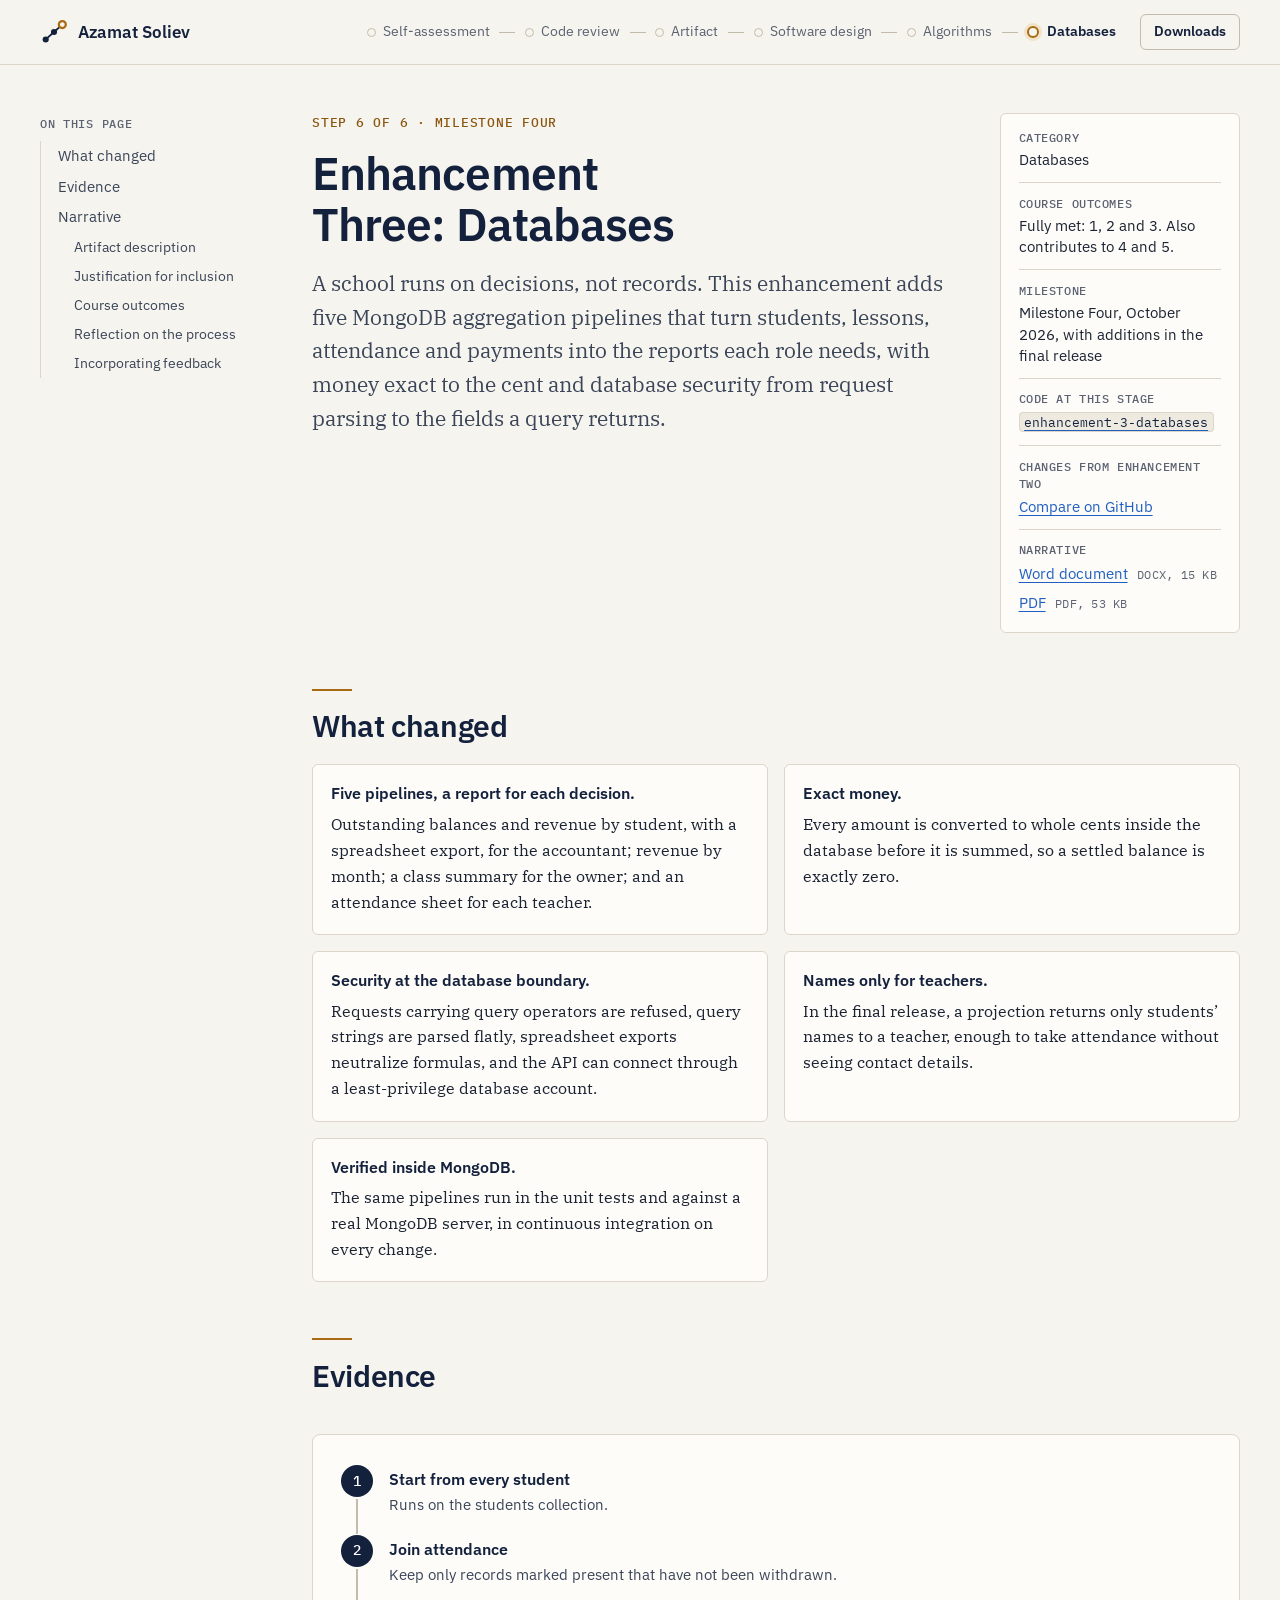
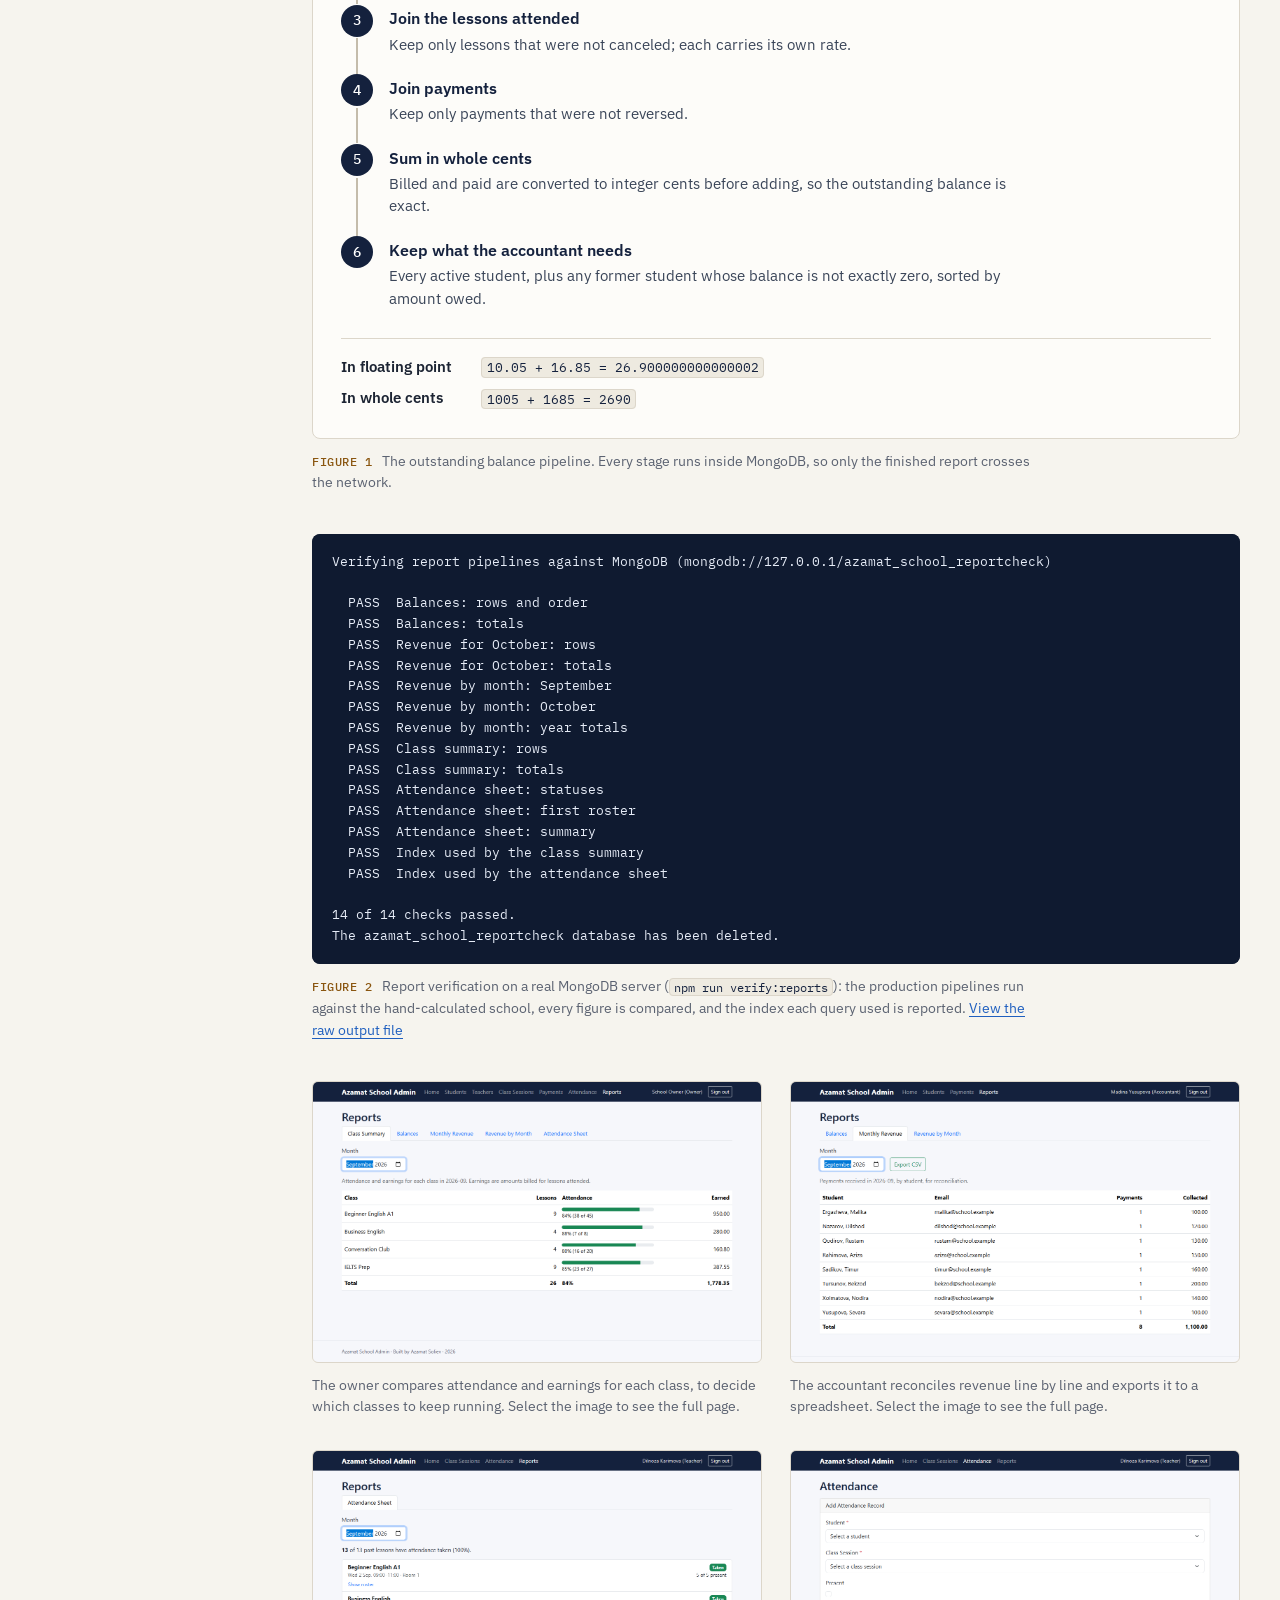
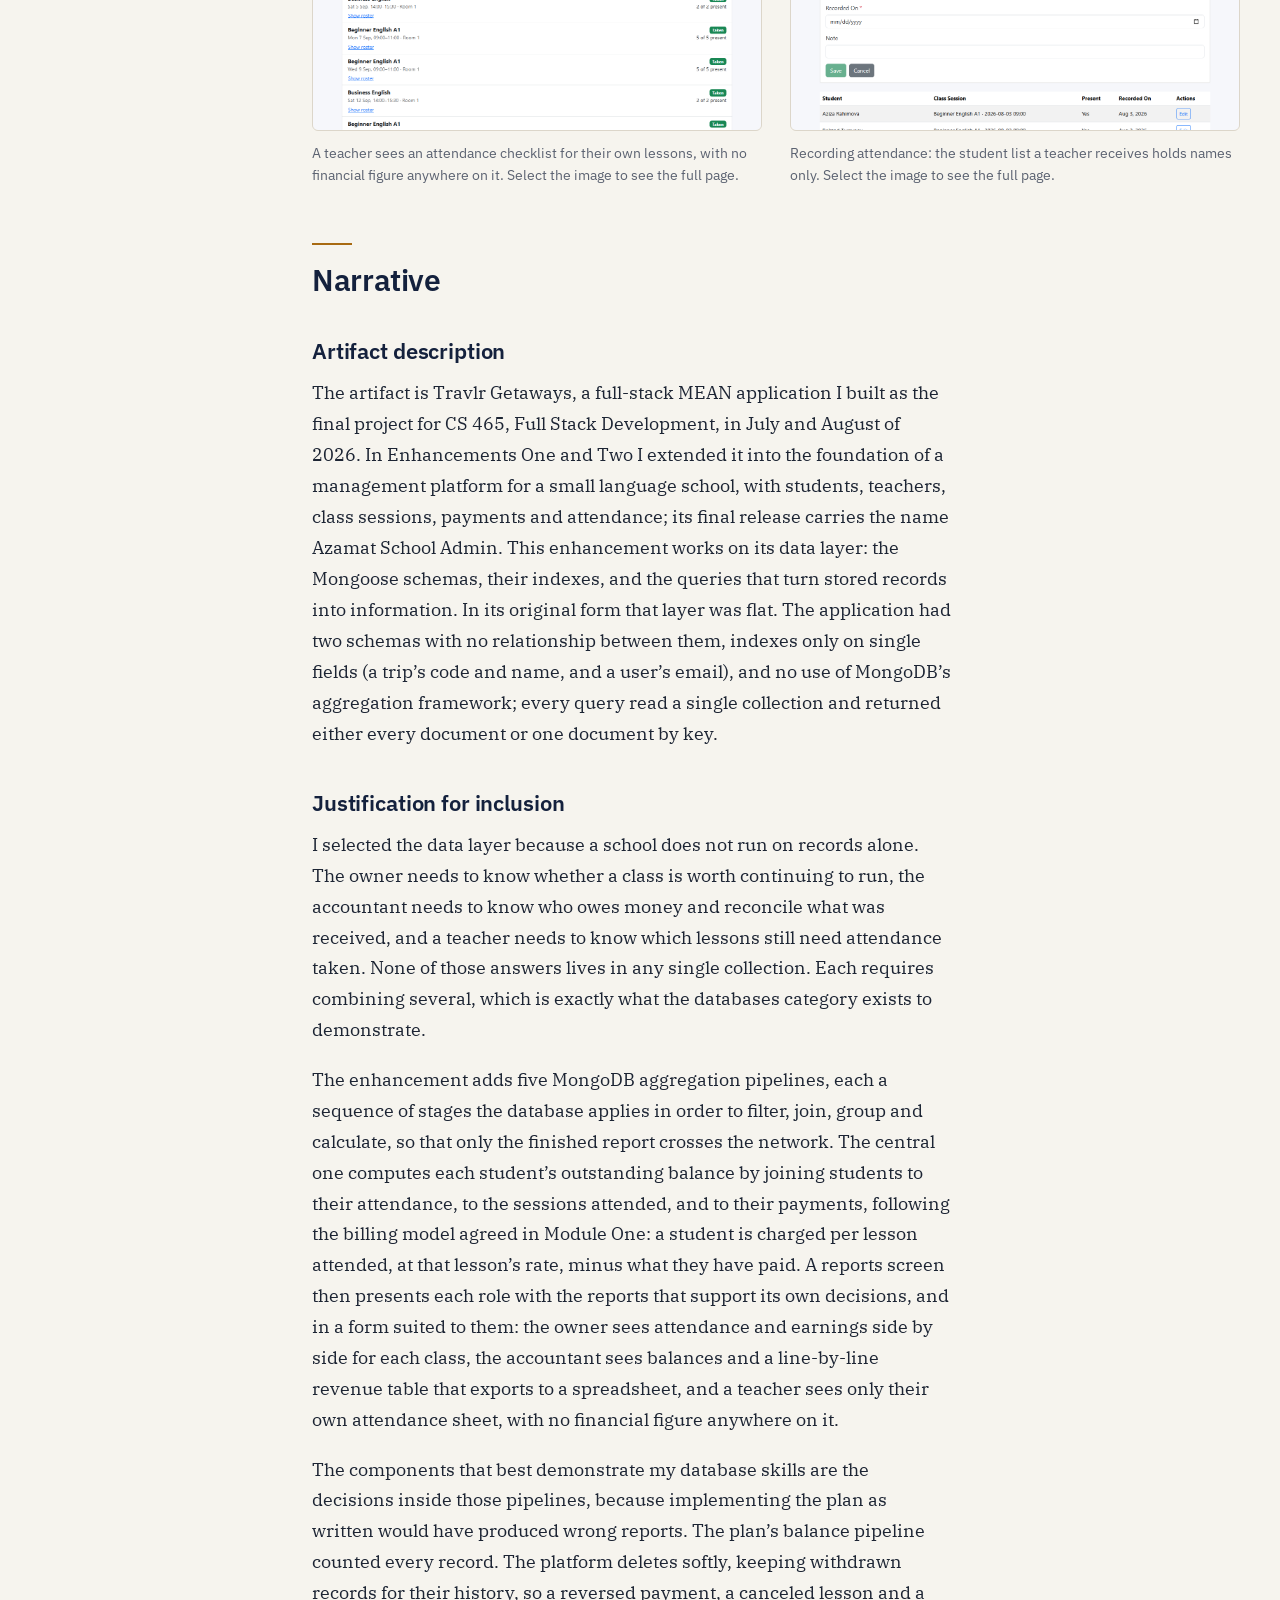
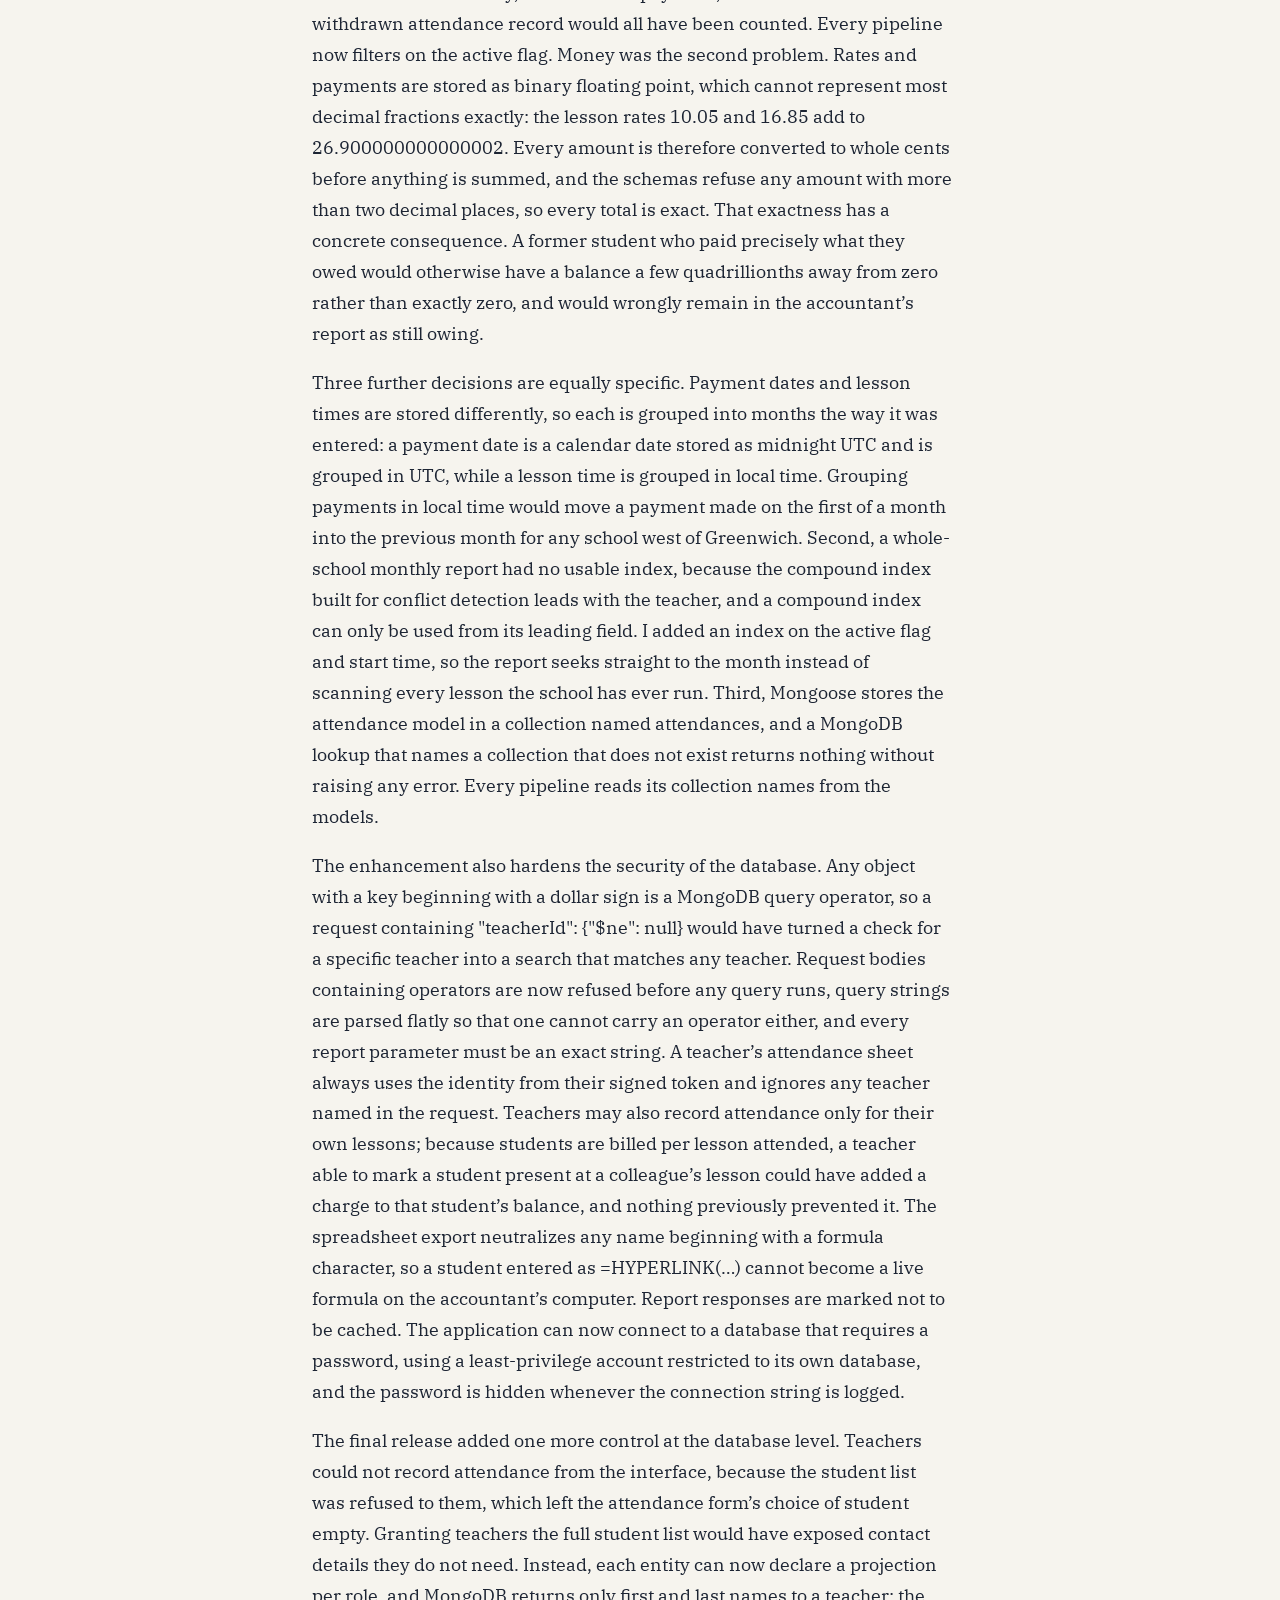
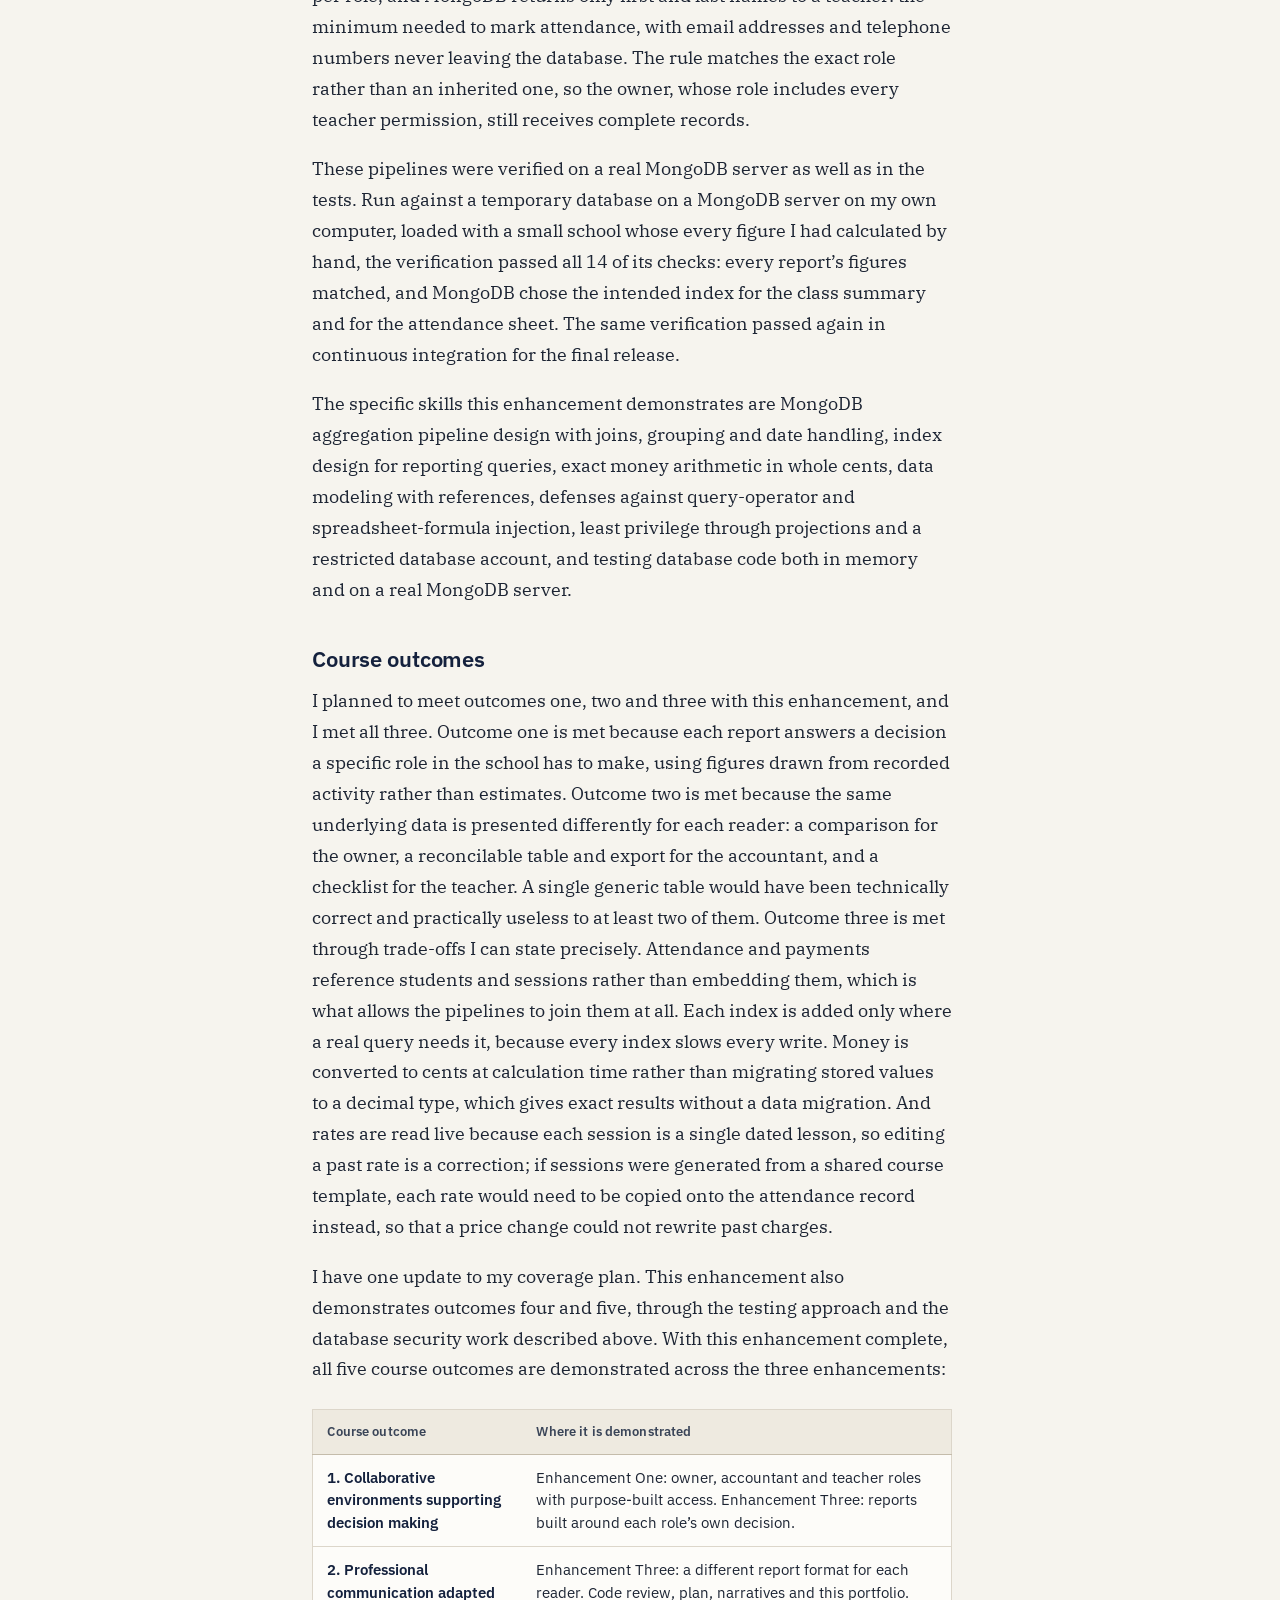
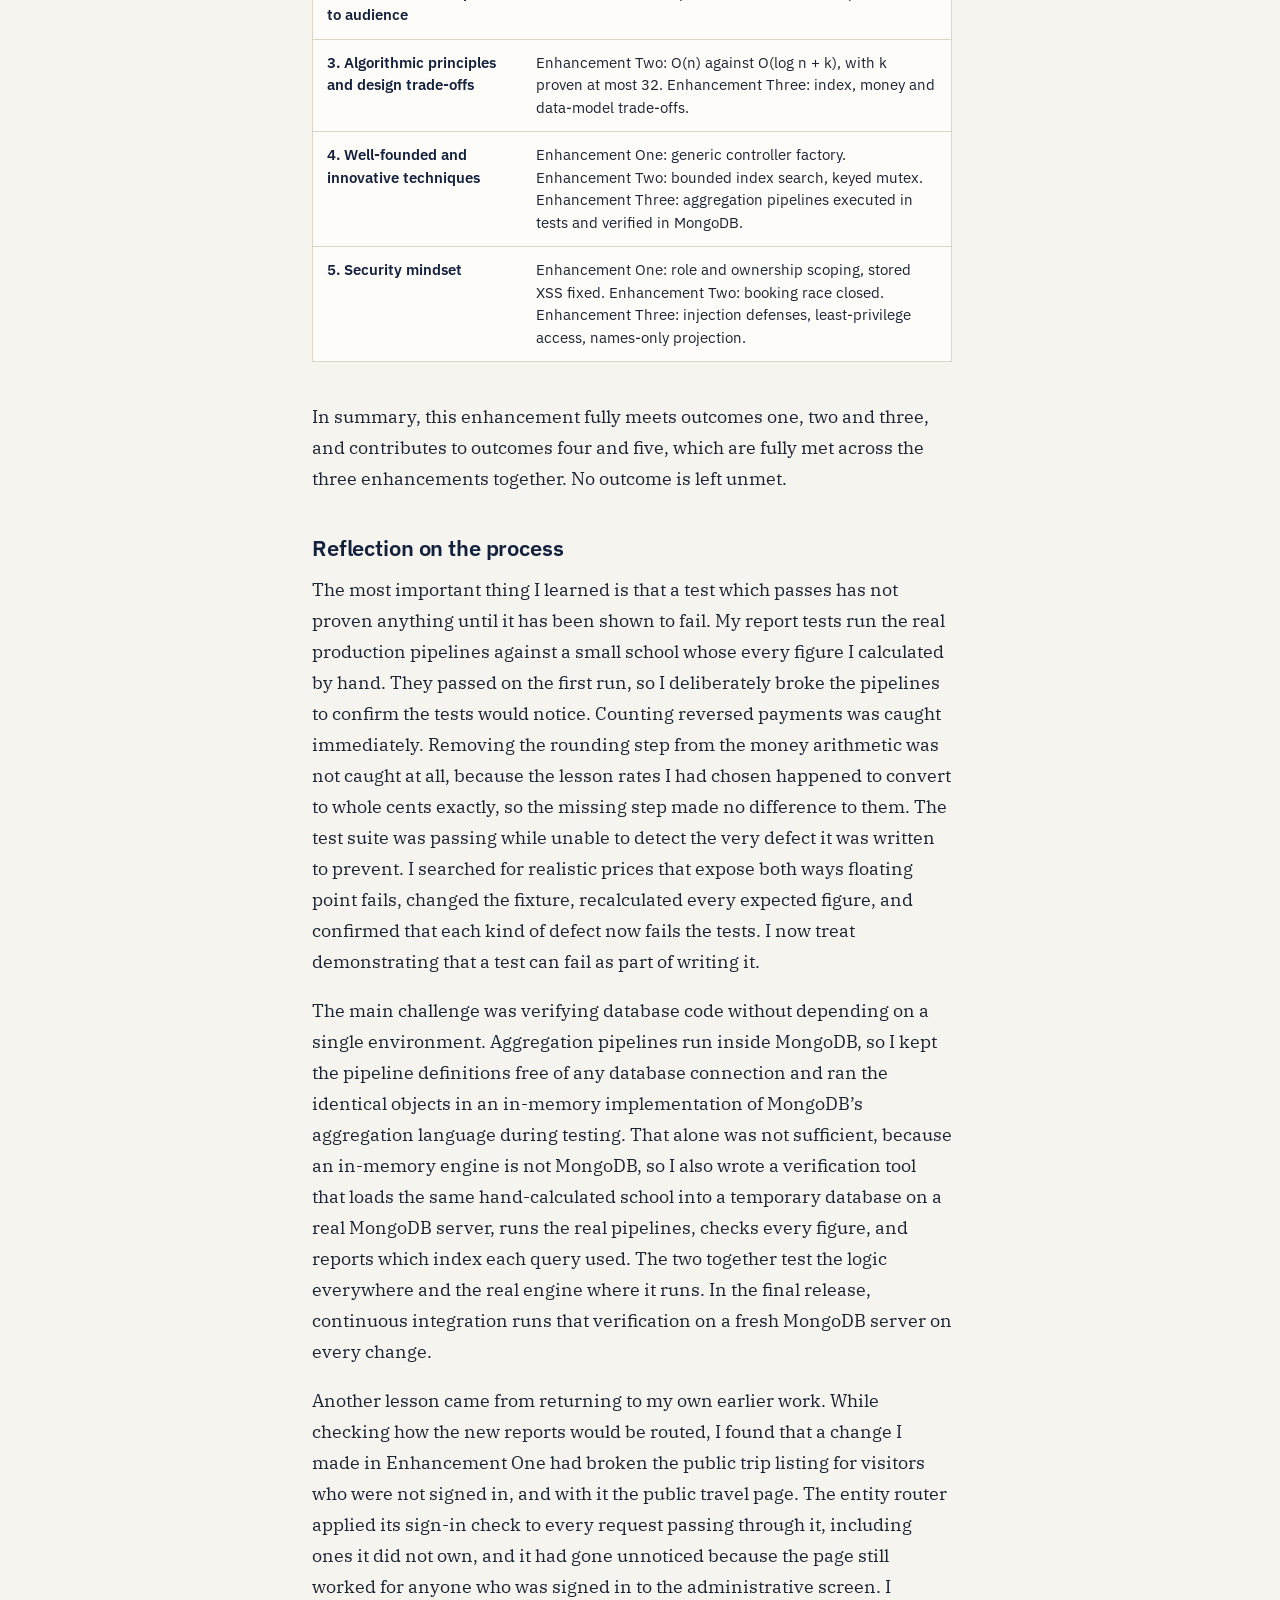
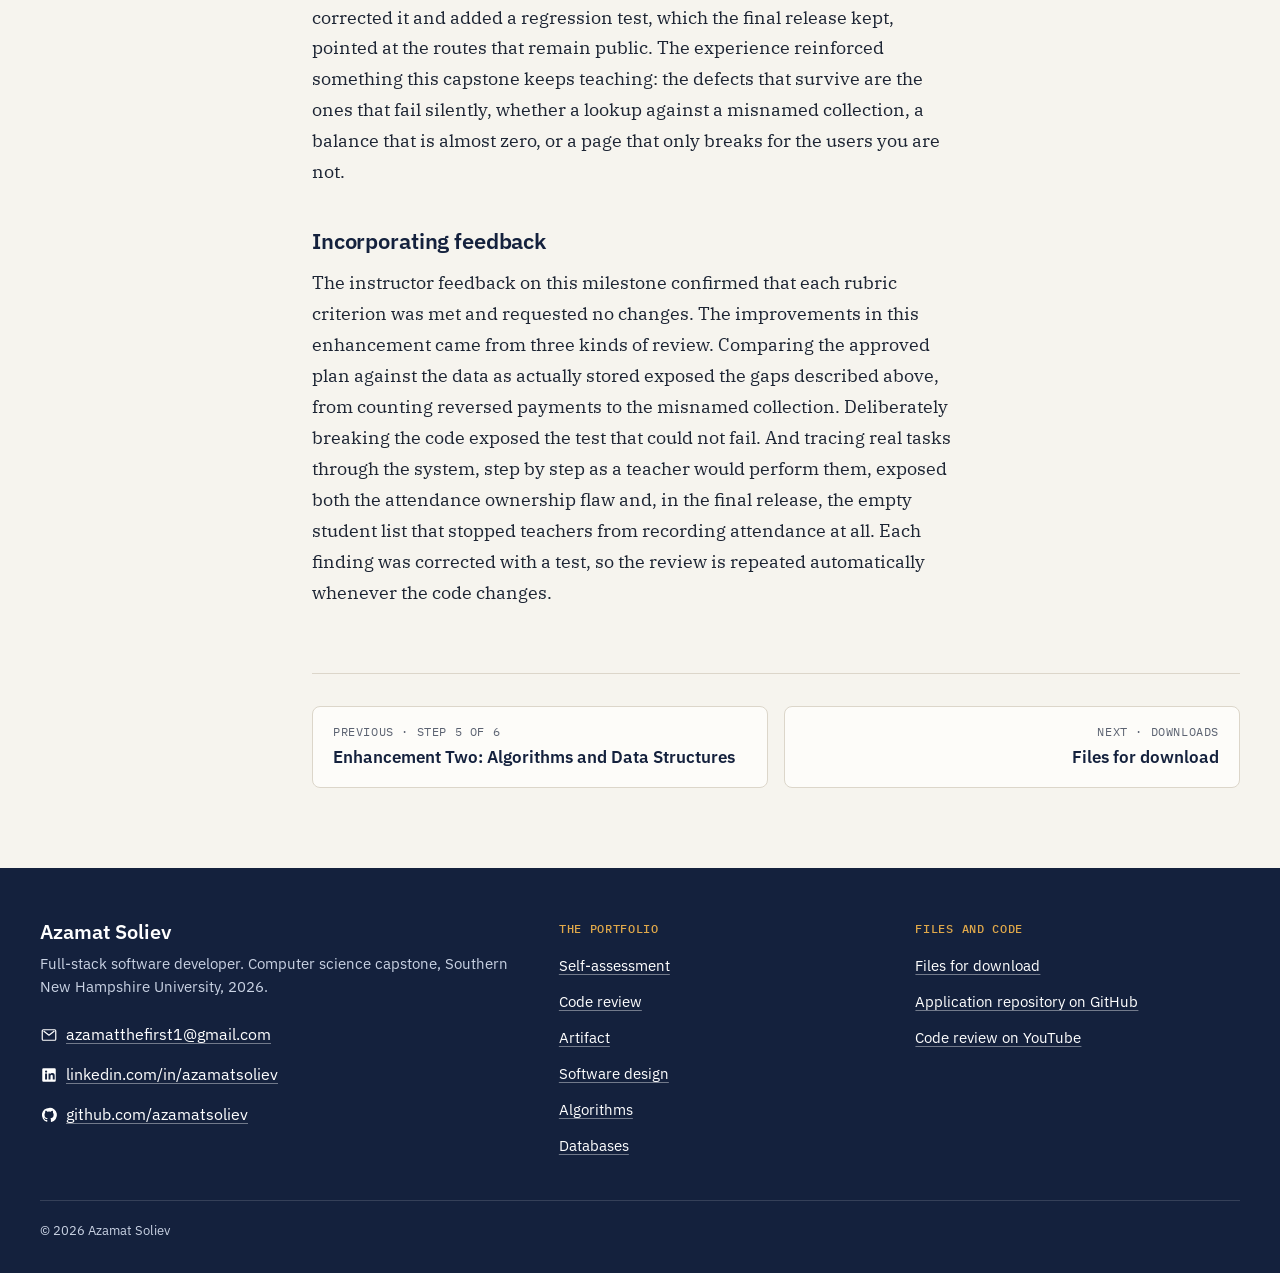
<file: databases.html>
<!doctype html>
<!--
  Azamat Soliev · CS 499 Computer Science Capstone ePortfolio
  Enhancement Three, databases
-->
<html lang="en">
<head>
<meta charset="utf-8">
<meta name="viewport" content="width=device-width, initial-scale=1">
<title>Enhancement Three: Databases | Azamat Soliev</title>
<meta name="description" content="Aggregation-pipeline reports with exact money, and database security from request parsing to field projection.">
<meta name="author" content="Azamat Soliev">
<meta name="color-scheme" content="light">
<meta name="theme-color" content="#f6f4ee">
<link rel="canonical" href="https://azamatsoliev.github.io/databases.html">
<meta property="og:type" content="website">
<meta property="og:site_name" content="Azamat Soliev · CS 499 ePortfolio">
<meta property="og:title" content="Enhancement Three: Databases | Azamat Soliev">
<meta property="og:description" content="Aggregation-pipeline reports with exact money, and database security from request parsing to field projection.">
<meta property="og:url" content="https://azamatsoliev.github.io/databases.html">
<meta property="og:image" content="https://azamatsoliev.github.io/assets/images/social-card.png">
<meta property="og:image:width" content="1200">
<meta property="og:image:height" content="630">
<meta property="og:image:alt" content="Azamat Soliev, CS 499 Computer Science Capstone ePortfolio">
<meta name="twitter:card" content="summary_large_image">
<link rel="icon" href="favicon.ico" sizes="32x32">
<link rel="icon" href="assets/images/favicon.svg" type="image/svg+xml">
<link rel="apple-touch-icon" href="apple-touch-icon.png">
<link rel="preload" href="assets/fonts/ibm-plex-sans-latin-400-normal.woff2" as="font" type="font/woff2" crossorigin>
<link rel="preload" href="assets/fonts/ibm-plex-sans-latin-600-normal.woff2" as="font" type="font/woff2" crossorigin>
<link rel="preload" href="assets/fonts/ibm-plex-serif-latin-400-normal.woff2" as="font" type="font/woff2" crossorigin>
<link rel="stylesheet" href="assets/css/site.css">
</head>
<body>

<a class="skip-link" href="#main">Skip to main content</a>
<!-- site-header -->
<header class="site-header">
  <div class="header-inner">
    <a class="brand" href="index.html"><svg class="brand-mark" viewBox="0 0 32 32" aria-hidden="true" focusable="false"><path d="M6.5 24.5 16 16l9.5-8.5" fill="none" stroke="currentColor" stroke-width="2" stroke-linecap="round"/><circle cx="6.5" cy="24.5" r="3.5" fill="currentColor"/><circle cx="16" cy="16" r="3.5" fill="currentColor"/><circle class="mark-ring" cx="25.5" cy="7.5" r="4" stroke-width="2.5"/></svg><span class="brand-name">Azamat Soliev</span></a>
    <nav class="steps-nav" aria-label="Portfolio">
      <ol class="steps">
        <li class="step"><a href="index.html"><span class="step-dot" aria-hidden="true"></span><span class="step-label">Self-assessment</span></a></li>
        <li class="step"><a href="code-review.html"><span class="step-dot" aria-hidden="true"></span><span class="step-label">Code review</span></a></li>
        <li class="step"><a href="artifact.html"><span class="step-dot" aria-hidden="true"></span><span class="step-label">Artifact</span></a></li>
        <li class="step"><a href="software-design.html"><span class="step-dot" aria-hidden="true"></span><span class="step-label">Software design</span></a></li>
        <li class="step"><a href="algorithms.html"><span class="step-dot" aria-hidden="true"></span><span class="step-label">Algorithms</span></a></li>
        <li class="step is-current"><a href="databases.html" aria-current="page"><span class="step-dot" aria-hidden="true"></span><span class="step-label">Databases</span></a></li>
      </ol>
      <a class="steps-extra" href="index.html#files">Downloads</a>
    </nav>
    <a class="header-button contents-button" href="#contents">Contents</a>
    <details class="menu">
      <summary class="header-button menu-button"><span class="menu-icon" aria-hidden="true"></span><span class="menu-label">Menu</span></summary>
      <nav class="menu-panel" aria-label="Portfolio pages">
        <ol class="menu-steps">
          <li class="menu-step"><a href="index.html"><span class="menu-num" aria-hidden="true">01</span><span class="menu-text"><span class="menu-name">Self-assessment</span> <span class="menu-note">Introduction</span></span></a></li>
          <li class="menu-step"><a href="code-review.html"><span class="menu-num" aria-hidden="true">02</span><span class="menu-text"><span class="menu-name">Code review</span> <span class="menu-note">Milestone One</span></span></a></li>
          <li class="menu-step"><a href="artifact.html"><span class="menu-num" aria-hidden="true">03</span><span class="menu-text"><span class="menu-name">Artifact</span> <span class="menu-note">Original and enhanced</span></span></a></li>
          <li class="menu-step"><a href="software-design.html"><span class="menu-num" aria-hidden="true">04</span><span class="menu-text"><span class="menu-name">Software design</span> <span class="menu-note">Enhancement One</span></span></a></li>
          <li class="menu-step"><a href="algorithms.html"><span class="menu-num" aria-hidden="true">05</span><span class="menu-text"><span class="menu-name">Algorithms</span> <span class="menu-note">Enhancement Two</span></span></a></li>
          <li class="menu-step is-current"><a href="databases.html" aria-current="page"><span class="menu-num" aria-hidden="true">06</span><span class="menu-text"><span class="menu-name">Databases</span> <span class="menu-note">Enhancement Three</span></span></a></li>
        </ol>
        <ul class="menu-extra">
          <li><a href="index.html#files">Downloads</a></li>
          <li><a href="#contact">Contact</a></li>
        </ul>
      </nav>
    </details>
  </div>
</header>
<!-- /site-header -->
<main id="main" tabindex="-1">

<div class="page">
<header class="page-head has-facts">
  <p class="eyebrow">Step 6 of 6 · Milestone Four</p>
  <h1>Enhancement Three: Databases</h1>
  <p class="lead">A school runs on decisions, not records. This enhancement adds five MongoDB aggregation pipelines that turn students, lessons, attendance and payments into the reports each role needs, with money exact to the cent and database security from request parsing to the fields a query returns.</p>
  
<dl class="glance">
  <div><dt>Category</dt><dd>Databases</dd></div>
  <div><dt>Course outcomes</dt><dd>Fully met: 1, 2 and 3. Also contributes to 4 and 5.</dd></div>
  <div><dt>Milestone</dt><dd>Milestone Four, October 2026, with additions in the final release</dd></div>
  <div><dt>Code at this stage</dt><dd><a href="https://github.com/azamatsoliev/azamat-school-admin/tree/enhancement-3-databases"><code>enhancement-3-databases</code></a></dd></div>
  <div><dt>Changes from Enhancement Two</dt><dd><a href="https://github.com/azamatsoliev/azamat-school-admin/compare/enhancement-2-algorithms...enhancement-3-databases">Compare on GitHub</a></dd></div>
  <div><dt>Narrative</dt><dd><span class="link-stack"><span><a href="assets/downloads/05_Narrative_Enhancement_Three_Databases_Soliev.docx" download>Word document</a> <span class="file-meta">DOCX, 15 KB</span></span><span><a href="assets/downloads/05_Narrative_Enhancement_Three_Databases_Soliev.pdf" download>PDF</a> <span class="file-meta">PDF, 53 KB</span></span></span></dd></div>
</dl>
</header>

<nav class="toc" id="contents" aria-label="On this page">
  <p class="toc-title">On this page</p>
  <ul>
    <li><a href="#changes">What changed</a></li>
    <li><a href="#evidence">Evidence</a></li>
    <li><a href="#narrative">Narrative</a>
      <ul>
        <li><a href="#artifact-description">Artifact description</a></li>
        <li><a href="#justification-for-inclusion">Justification for inclusion</a></li>
        <li><a href="#course-outcomes">Course outcomes</a></li>
        <li><a href="#reflection-on-the-process">Reflection on the process</a></li>
        <li><a href="#incorporating-feedback">Incorporating feedback</a></li>
      </ul>
    </li>
  </ul>
</nav>

<div class="page-body">
<section class="prose prose-wide" aria-labelledby="changes">
  <h2 id="changes">What changed</h2>
  <ul class="changes">
    <li><strong>Five pipelines, a report for each decision.</strong> Outstanding balances and revenue by student, with a spreadsheet export, for the accountant; revenue by month; a class summary for the owner; and an attendance sheet for each teacher.</li>
    <li><strong>Exact money.</strong> Every amount is converted to whole cents inside the database before it is summed, so a settled balance is exactly zero.</li>
    <li><strong>Security at the database boundary.</strong> Requests carrying query operators are refused, query strings are parsed flatly, spreadsheet exports neutralize formulas, and the API can connect through a least-privilege database account.</li>
    <li><strong>Names only for teachers.</strong> In the final release, a projection returns only students’ names to a teacher, enough to take attendance without seeing contact details.</li>
    <li><strong>Verified inside MongoDB.</strong> The same pipelines run in the unit tests and against a real MongoDB server, in continuous integration on every change.</li>
  </ul>
</section>

<section aria-labelledby="evidence">
  <div class="prose"><h2 id="evidence">Evidence</h2></div>
  
<figure class="diagram is-wide">
  <div class="diagram-panel">
<ol class="pipeline" aria-label="Stages of the outstanding balance pipeline">
  <li><p class="pipe-stage">Start from every student</p><p class="pipe-detail">Runs on the students collection.</p></li>
  <li><p class="pipe-stage">Join attendance</p><p class="pipe-detail">Keep only records marked present that have not been withdrawn.</p></li>
  <li><p class="pipe-stage">Join the lessons attended</p><p class="pipe-detail">Keep only lessons that were not canceled; each carries its own rate.</p></li>
  <li><p class="pipe-stage">Join payments</p><p class="pipe-detail">Keep only payments that were not reversed.</p></li>
  <li><p class="pipe-stage">Sum in whole cents</p><p class="pipe-detail">Billed and paid are converted to integer cents before adding, so the outstanding balance is exact.</p></li>
  <li><p class="pipe-stage">Keep what the accountant needs</p><p class="pipe-detail">Every active student, plus any former student whose balance is not exactly zero, sorted by amount owed.</p></li>
</ol>
<div class="money-note">
  <p><span class="money-label">In floating point</span> <code>10.05 + 16.85 = 26.900000000000002</code></p>
  <p><span class="money-label">In whole cents</span> <code>1005 + 1685 = 2690</code></p>
</div></div>
  <figcaption><span class="fig-num">Figure 1</span>The outstanding balance pipeline. Every stage runs inside MongoDB, so only the finished report crosses the network.</figcaption>
</figure>

<figure class="diagram evidence" id="verification">
  <div class="console-scroll" role="region" aria-label="Report verification output" tabindex="0"><pre class="console"><code>Verifying report pipelines against MongoDB (mongodb://127.0.0.1/azamat_school_reportcheck)

  PASS  Balances: rows and order
  PASS  Balances: totals
  PASS  Revenue for October: rows
  PASS  Revenue for October: totals
  PASS  Revenue by month: September
  PASS  Revenue by month: October
  PASS  Revenue by month: year totals
  PASS  Class summary: rows
  PASS  Class summary: totals
  PASS  Attendance sheet: statuses
  PASS  Attendance sheet: first roster
  PASS  Attendance sheet: summary
  PASS  Index used by the class summary
  PASS  Index used by the attendance sheet

14 of 14 checks passed.
The azamat_school_reportcheck database has been deleted.</code></pre></div>
  <figcaption><span class="fig-num">Figure 2</span>Report verification on a real MongoDB server (<code>npm run verify:reports</code>): the production pipelines run against the hand-calculated school, every figure is compared, and the index each query used is reported. <a href="assets/evidence/verify-reports.txt">View the raw output file</a></figcaption>
</figure>
<div class="shot-pair">
<figure class="shot shot-final">
  <a class="shot-link" href="assets/images/screens/final/03-owner-class-summary.png"><img src="assets/images/screens/final/03-owner-class-summary.png" alt="The owner’s class summary report for September 2026, comparing attendance and earnings for each class." width="1280" height="800" loading="lazy" decoding="async"></a>
  <figcaption>The owner compares attendance and earnings for each class, to decide which classes to keep running. <span class="shot-hint">Select the image to see the full page.</span></figcaption>
</figure>
<figure class="shot shot-final">
  <a class="shot-link" href="assets/images/screens/final/06-accountant-monthly-revenue.png"><img src="assets/images/screens/final/06-accountant-monthly-revenue.png" alt="The accountant’s monthly revenue report for September 2026, one row per student, with an Export CSV button." width="1280" height="800" loading="lazy" decoding="async"></a>
  <figcaption>The accountant reconciles revenue line by line and exports it to a spreadsheet. <span class="shot-hint">Select the image to see the full page.</span></figcaption>
</figure></div>
<div class="shot-pair">
<figure class="shot shot-final">
  <a class="shot-link" href="assets/images/screens/final/08-teacher-attendance-sheet.png"><img src="assets/images/screens/final/08-teacher-attendance-sheet.png" alt="A teacher’s attendance sheet for September 2026, listing their lessons and attendance counts, with no money shown." width="1280" height="800" loading="lazy" decoding="async"></a>
  <figcaption>A teacher sees an attendance checklist for their own lessons, with no financial figure anywhere on it. <span class="shot-hint">Select the image to see the full page.</span></figcaption>
</figure>
<figure class="shot shot-final">
  <a class="shot-link" href="assets/images/screens/final/09-teacher-record-attendance.png"><img src="assets/images/screens/final/09-teacher-record-attendance.png" alt="The attendance form for a teacher, where the student list shows names only." width="1280" height="800" loading="lazy" decoding="async"></a>
  <figcaption>Recording attendance: the student list a teacher receives holds names only. <span class="shot-hint">Select the image to see the full page.</span></figcaption>
</figure></div>
</section>

<section class="prose narrative" aria-labelledby="narrative">
  <h2 id="narrative">Narrative</h2>
  <h3 id="artifact-description">Artifact description</h3>
<p>The artifact is Travlr Getaways, a full-stack MEAN application I built as the final project for CS 465, Full Stack Development, in July and August of 2026. In Enhancements One and Two I extended it into the foundation of a management platform for a small language school, with students, teachers, class sessions, payments and attendance; its final release carries the name Azamat School Admin. This enhancement works on its data layer: the Mongoose schemas, their indexes, and the queries that turn stored records into information. In its original form that layer was flat. The application had two schemas with no relationship between them, indexes only on single fields (a trip’s code and name, and a user’s email), and no use of MongoDB’s aggregation framework; every query read a single collection and returned either every document or one document by key.</p>
<h3 id="justification-for-inclusion">Justification for inclusion</h3>
<p>I selected the data layer because a school does not run on records alone. The owner needs to know whether a class is worth continuing to run, the accountant needs to know who owes money and reconcile what was received, and a teacher needs to know which lessons still need attendance taken. None of those answers lives in any single collection. Each requires combining several, which is exactly what the databases category exists to demonstrate.</p>
<p>The enhancement adds five MongoDB aggregation pipelines, each a sequence of stages the database applies in order to filter, join, group and calculate, so that only the finished report crosses the network. The central one computes each student’s outstanding balance by joining students to their attendance, to the sessions attended, and to their payments, following the billing model agreed in Module One: a student is charged per lesson attended, at that lesson’s rate, minus what they have paid. A reports screen then presents each role with the reports that support its own decisions, and in a form suited to them: the owner sees attendance and earnings side by side for each class, the accountant sees balances and a line-by-line revenue table that exports to a spreadsheet, and a teacher sees only their own attendance sheet, with no financial figure anywhere on it.</p>
<p>The components that best demonstrate my database skills are the decisions inside those pipelines, because implementing the plan as written would have produced wrong reports. The plan’s balance pipeline counted every record. The platform deletes softly, keeping withdrawn records for their history, so a reversed payment, a canceled lesson and a withdrawn attendance record would all have been counted. Every pipeline now filters on the active flag. Money was the second problem. Rates and payments are stored as binary floating point, which cannot represent most decimal fractions exactly: the lesson rates 10.05 and 16.85 add to 26.900000000000002. Every amount is therefore converted to whole cents before anything is summed, and the schemas refuse any amount with more than two decimal places, so every total is exact. That exactness has a concrete consequence. A former student who paid precisely what they owed would otherwise have a balance a few quadrillionths away from zero rather than exactly zero, and would wrongly remain in the accountant’s report as still owing.</p>
<p>Three further decisions are equally specific. Payment dates and lesson times are stored differently, so each is grouped into months the way it was entered: a payment date is a calendar date stored as midnight UTC and is grouped in UTC, while a lesson time is grouped in local time. Grouping payments in local time would move a payment made on the first of a month into the previous month for any school west of Greenwich. Second, a whole-school monthly report had no usable index, because the compound index built for conflict detection leads with the teacher, and a compound index can only be used from its leading field. I added an index on the active flag and start time, so the report seeks straight to the month instead of scanning every lesson the school has ever run. Third, Mongoose stores the attendance model in a collection named attendances, and a MongoDB lookup that names a collection that does not exist returns nothing without raising any error. Every pipeline reads its collection names from the models.</p>
<p>The enhancement also hardens the security of the database. Any object with a key beginning with a dollar sign is a MongoDB query operator, so a request containing &quot;teacherId&quot;: {&quot;$ne&quot;: null} would have turned a check for a specific teacher into a search that matches any teacher. Request bodies containing operators are now refused before any query runs, query strings are parsed flatly so that one cannot carry an operator either, and every report parameter must be an exact string. A teacher’s attendance sheet always uses the identity from their signed token and ignores any teacher named in the request. Teachers may also record attendance only for their own lessons; because students are billed per lesson attended, a teacher able to mark a student present at a colleague’s lesson could have added a charge to that student’s balance, and nothing previously prevented it. The spreadsheet export neutralizes any name beginning with a formula character, so a student entered as =HYPERLINK(…) cannot become a live formula on the accountant’s computer. Report responses are marked not to be cached. The application can now connect to a database that requires a password, using a least-privilege account restricted to its own database, and the password is hidden whenever the connection string is logged.</p>
<p>The final release added one more control at the database level. Teachers could not record attendance from the interface, because the student list was refused to them, which left the attendance form’s choice of student empty. Granting teachers the full student list would have exposed contact details they do not need. Instead, each entity can now declare a projection per role, and MongoDB returns only first and last names to a teacher: the minimum needed to mark attendance, with email addresses and telephone numbers never leaving the database. The rule matches the exact role rather than an inherited one, so the owner, whose role includes every teacher permission, still receives complete records.</p>
<p>These pipelines were verified on a real MongoDB server as well as in the tests. Run against a temporary database on a MongoDB server on my own computer, loaded with a small school whose every figure I had calculated by hand, the verification passed all 14 of its checks: every report’s figures matched, and MongoDB chose the intended index for the class summary and for the attendance sheet. The same verification passed again in continuous integration for the final release.</p>
<p>The specific skills this enhancement demonstrates are MongoDB aggregation pipeline design with joins, grouping and date handling, index design for reporting queries, exact money arithmetic in whole cents, data modeling with references, defenses against query-operator and spreadsheet-formula injection, least privilege through projections and a restricted database account, and testing database code both in memory and on a real MongoDB server.</p>
<h3 id="course-outcomes">Course outcomes</h3>
<p>I planned to meet outcomes one, two and three with this enhancement, and I met all three. Outcome one is met because each report answers a decision a specific role in the school has to make, using figures drawn from recorded activity rather than estimates. Outcome two is met because the same underlying data is presented differently for each reader: a comparison for the owner, a reconcilable table and export for the accountant, and a checklist for the teacher. A single generic table would have been technically correct and practically useless to at least two of them. Outcome three is met through trade-offs I can state precisely. Attendance and payments reference students and sessions rather than embedding them, which is what allows the pipelines to join them at all. Each index is added only where a real query needs it, because every index slows every write. Money is converted to cents at calculation time rather than migrating stored values to a decimal type, which gives exact results without a data migration. And rates are read live because each session is a single dated lesson, so editing a past rate is a correction; if sessions were generated from a shared course template, each rate would need to be copied onto the attendance record instead, so that a price change could not rewrite past charges.</p>
<p>I have one update to my coverage plan. This enhancement also demonstrates outcomes four and five, through the testing approach and the database security work described above. With this enhancement complete, all five course outcomes are demonstrated across the three enhancements:</p>

<div class="table-wrap">
<table class="stack">
  <thead><tr><th scope="col">Course outcome</th><th scope="col">Where it is demonstrated</th></tr></thead>
  <tbody>
    <tr><th scope="row">1. Collaborative environments supporting decision making</th><td data-label="Where it is demonstrated">Enhancement One: owner, accountant and teacher roles with purpose-built access. Enhancement Three: reports built around each role’s own decision.</td></tr>
    <tr><th scope="row">2. Professional communication adapted to audience</th><td data-label="Where it is demonstrated">Enhancement Three: a different report format for each reader. Code review, plan, narratives and this portfolio.</td></tr>
    <tr><th scope="row">3. Algorithmic principles and design trade-offs</th><td data-label="Where it is demonstrated">Enhancement Two: O(n) against O(log n + k), with k proven at most 32. Enhancement Three: index, money and data-model trade-offs.</td></tr>
    <tr><th scope="row">4. Well-founded and innovative techniques</th><td data-label="Where it is demonstrated">Enhancement One: generic controller factory. Enhancement Two: bounded index search, keyed mutex. Enhancement Three: aggregation pipelines executed in tests and verified in MongoDB.</td></tr>
    <tr><th scope="row">5. Security mindset</th><td data-label="Where it is demonstrated">Enhancement One: role and ownership scoping, stored XSS fixed. Enhancement Two: booking race closed. Enhancement Three: injection defenses, least-privilege access, names-only projection.</td></tr>
  </tbody>
</table>
</div>
<p>In summary, this enhancement fully meets outcomes one, two and three, and contributes to outcomes four and five, which are fully met across the three enhancements together. No outcome is left unmet.</p>
<h3 id="reflection-on-the-process">Reflection on the process</h3>
<p>The most important thing I learned is that a test which passes has not proven anything until it has been shown to fail. My report tests run the real production pipelines against a small school whose every figure I calculated by hand. They passed on the first run, so I deliberately broke the pipelines to confirm the tests would notice. Counting reversed payments was caught immediately. Removing the rounding step from the money arithmetic was not caught at all, because the lesson rates I had chosen happened to convert to whole cents exactly, so the missing step made no difference to them. The test suite was passing while unable to detect the very defect it was written to prevent. I searched for realistic prices that expose both ways floating point fails, changed the fixture, recalculated every expected figure, and confirmed that each kind of defect now fails the tests. I now treat demonstrating that a test can fail as part of writing it.</p>
<p>The main challenge was verifying database code without depending on a single environment. Aggregation pipelines run inside MongoDB, so I kept the pipeline definitions free of any database connection and ran the identical objects in an in-memory implementation of MongoDB’s aggregation language during testing. That alone was not sufficient, because an in-memory engine is not MongoDB, so I also wrote a verification tool that loads the same hand-calculated school into a temporary database on a real MongoDB server, runs the real pipelines, checks every figure, and reports which index each query used. The two together test the logic everywhere and the real engine where it runs. In the final release, continuous integration runs that verification on a fresh MongoDB server on every change.</p>
<p>Another lesson came from returning to my own earlier work. While checking how the new reports would be routed, I found that a change I made in Enhancement One had broken the public trip listing for visitors who were not signed in, and with it the public travel page. The entity router applied its sign-in check to every request passing through it, including ones it did not own, and it had gone unnoticed because the page still worked for anyone who was signed in to the administrative screen. I corrected it and added a regression test, which the final release kept, pointed at the routes that remain public. The experience reinforced something this capstone keeps teaching: the defects that survive are the ones that fail silently, whether a lookup against a misnamed collection, a balance that is almost zero, or a page that only breaks for the users you are not.</p>
<h3 id="incorporating-feedback">Incorporating feedback</h3>
<p>The instructor feedback on this milestone confirmed that each rubric criterion was met and requested no changes. The improvements in this enhancement came from three kinds of review. Comparing the approved plan against the data as actually stored exposed the gaps described above, from counting reversed payments to the misnamed collection. Deliberately breaking the code exposed the test that could not fail. And tracing real tasks through the system, step by step as a teacher would perform them, exposed both the attendance ownership flaw and, in the final release, the empty student list that stopped teachers from recording attendance at all. Each finding was corrected with a test, so the review is repeated automatically whenever the code changes.</p>
</section>

<nav class="pager" aria-label="Previous and next pages">
  <a class="pager-link pager-prev" href="algorithms.html"><span class="pager-label">Previous · Step 5 of 6</span><span class="pager-title">Enhancement Two: Algorithms and Data Structures</span></a>
  <a class="pager-link pager-next" href="index.html#files"><span class="pager-label">Next · Downloads</span><span class="pager-title">Files for download</span></a>
</nav>
</div>
</div>
</main>

<!-- site-footer -->
<footer class="site-footer" id="contact">
  <div class="footer-inner">
    <div class="footer-about">
      <p class="footer-name">Azamat Soliev</p>
      <p class="footer-role">Full-stack software developer. Computer science capstone, Southern New Hampshire University, 2026.</p>
    <ul class="contact-list">
      <li><a href="mailto:azamatthefirst1@gmail.com"><svg class="icon" viewBox="0 0 24 24" aria-hidden="true" focusable="false"><path d="M3 6.5A1.5 1.5 0 0 1 4.5 5h15A1.5 1.5 0 0 1 21 6.5v11a1.5 1.5 0 0 1-1.5 1.5h-15A1.5 1.5 0 0 1 3 17.5v-11Zm1.8.3 7.2 5.4 7.2-5.4" fill="none" stroke="currentColor" stroke-width="1.6" stroke-linejoin="round"/></svg><span>azamatthefirst1@gmail.com</span></a></li>
      <li><a href="https://www.linkedin.com/in/azamatsoliev"><svg class="icon" viewBox="0 0 24 24" aria-hidden="true" focusable="false"><path d="M4.5 3h15A1.5 1.5 0 0 1 21 4.5v15a1.5 1.5 0 0 1-1.5 1.5h-15A1.5 1.5 0 0 1 3 19.5v-15A1.5 1.5 0 0 1 4.5 3Zm2.3 6.9V18h2.6V9.9H6.8Zm1.3-4a1.5 1.5 0 1 0 0 3 1.5 1.5 0 0 0 0-3Zm3.3 4V18H14v-4.3c0-1.1.2-2.2 1.6-2.2 1.4 0 1.4 1.3 1.4 2.3V18h2.6v-4.7c0-2.3-.5-4-3.2-4-1.3 0-2.1.7-2.5 1.4V9.9h-2.5Z" fill="currentColor"/></svg><span>linkedin.com/in/azamatsoliev</span></a></li>
      <li><a href="https://github.com/azamatsoliev"><svg class="icon" viewBox="0 0 24 24" aria-hidden="true" focusable="false"><path d="M12 2.5a9.5 9.5 0 0 0-3 18.5c.5.1.7-.2.7-.5v-1.8c-2.6.6-3.2-1.1-3.2-1.1-.4-1.1-1-1.4-1-1.4-.9-.6 0-.6 0-.6 1 .1 1.5 1 1.5 1 .8 1.5 2.2 1 2.7.8.1-.6.3-1 .6-1.2-2.1-.2-4.3-1-4.3-4.6 0-1 .4-1.9 1-2.5-.1-.3-.4-1.2.1-2.6 0 0 .8-.3 2.6 1a9 9 0 0 1 4.8 0c1.8-1.3 2.6-1 2.6-1 .5 1.4.2 2.3.1 2.6.6.7 1 1.5 1 2.5 0 3.6-2.2 4.4-4.3 4.6.3.3.6.9.6 1.8v2.7c0 .3.2.6.7.5A9.5 9.5 0 0 0 12 2.5Z" fill="currentColor"/></svg><span>github.com/azamatsoliev</span></a></li>
    </ul>
    </div>
    <nav class="footer-nav" aria-label="Footer">
      <p class="footer-heading">The portfolio</p>
      <ol class="footer-list">
          <li><a href="index.html">Self-assessment</a></li>
          <li><a href="code-review.html">Code review</a></li>
          <li><a href="artifact.html">Artifact</a></li>
          <li><a href="software-design.html">Software design</a></li>
          <li><a href="algorithms.html">Algorithms</a></li>
          <li><a href="databases.html">Databases</a></li>
      </ol>
    </nav>
    <div class="footer-more">
      <p class="footer-heading">Files and code</p>
      <ul class="footer-list">
        <li><a href="index.html#files">Files for download</a></li>
        <li><a href="https://github.com/azamatsoliev/azamat-school-admin">Application repository on GitHub</a></li>
        <li><a href="https://youtu.be/u06APioXnVo">Code review on YouTube</a></li>
      </ul>
    </div>
  </div>
  <div class="footer-base"><p>© 2026 Azamat Soliev</p></div>
</footer>
<!-- /site-footer -->
<script src="assets/js/site.js" defer></script>
</body>
</html>
</file>
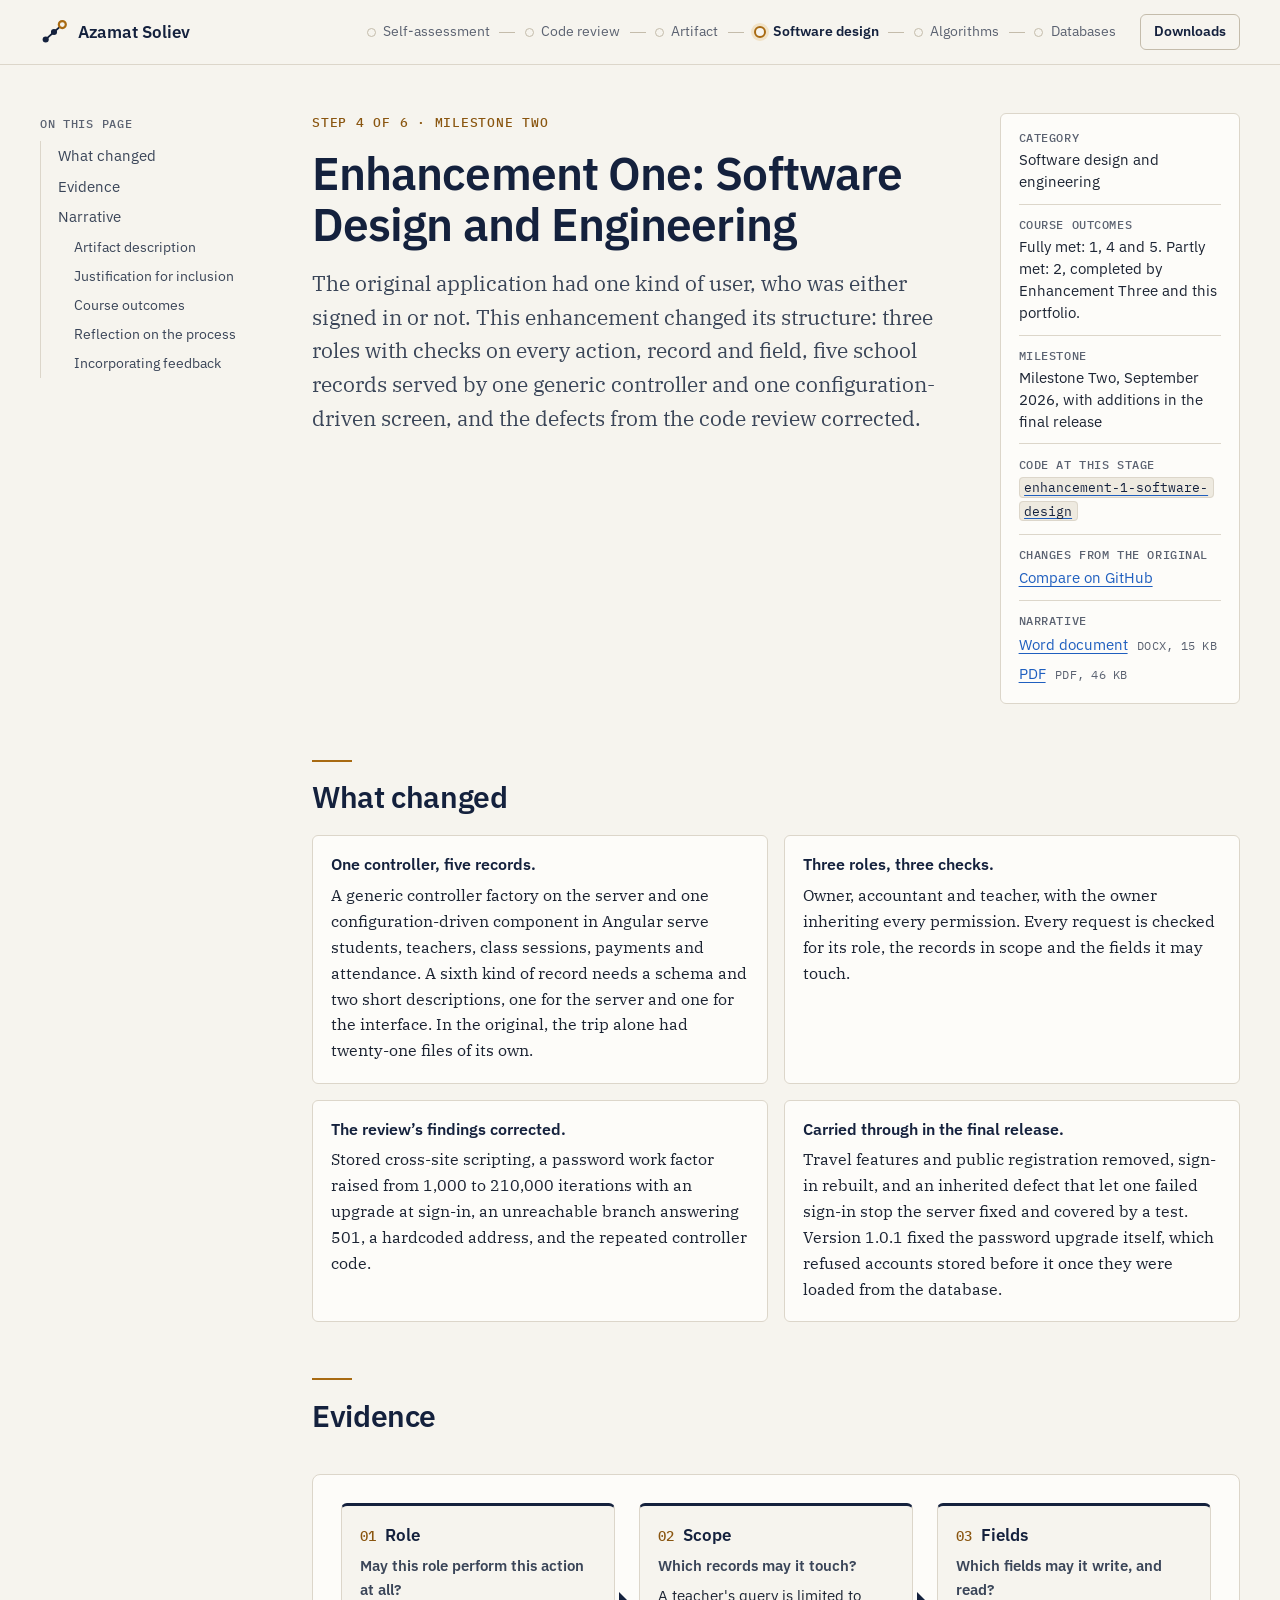
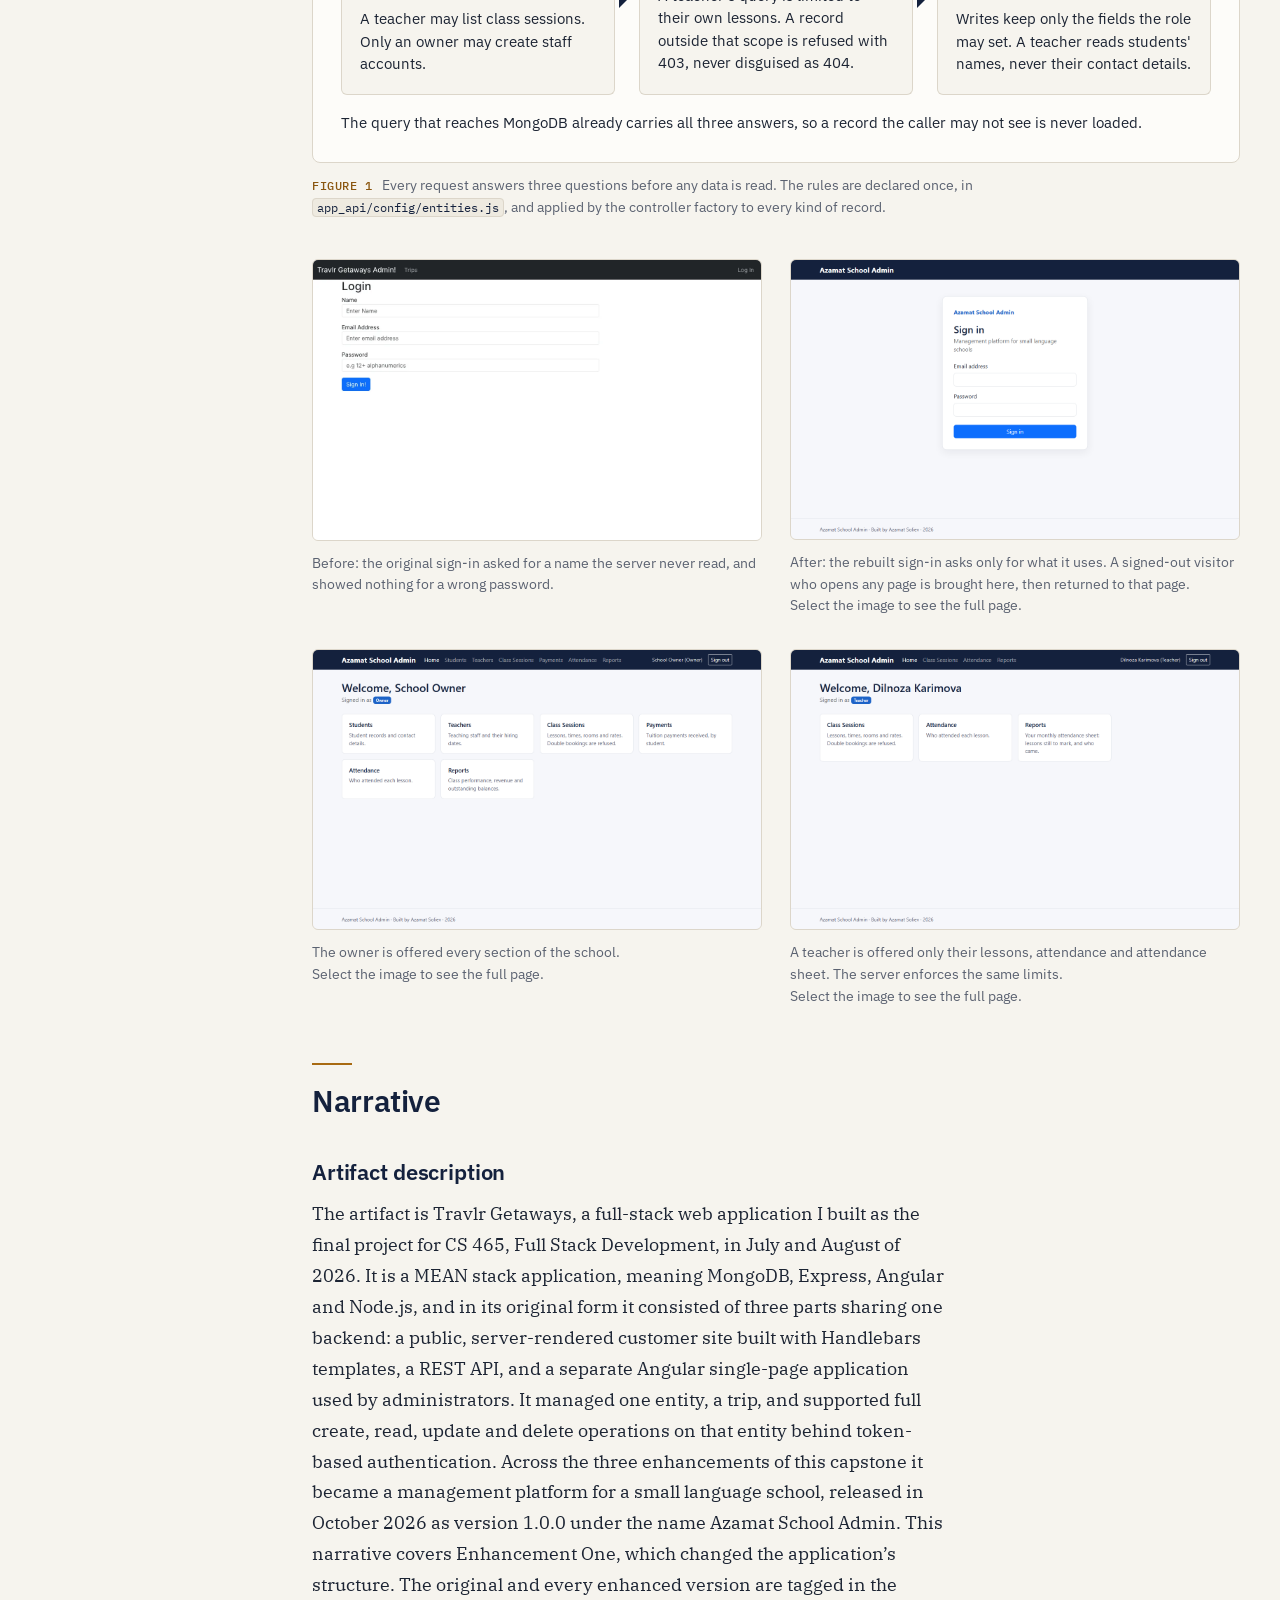
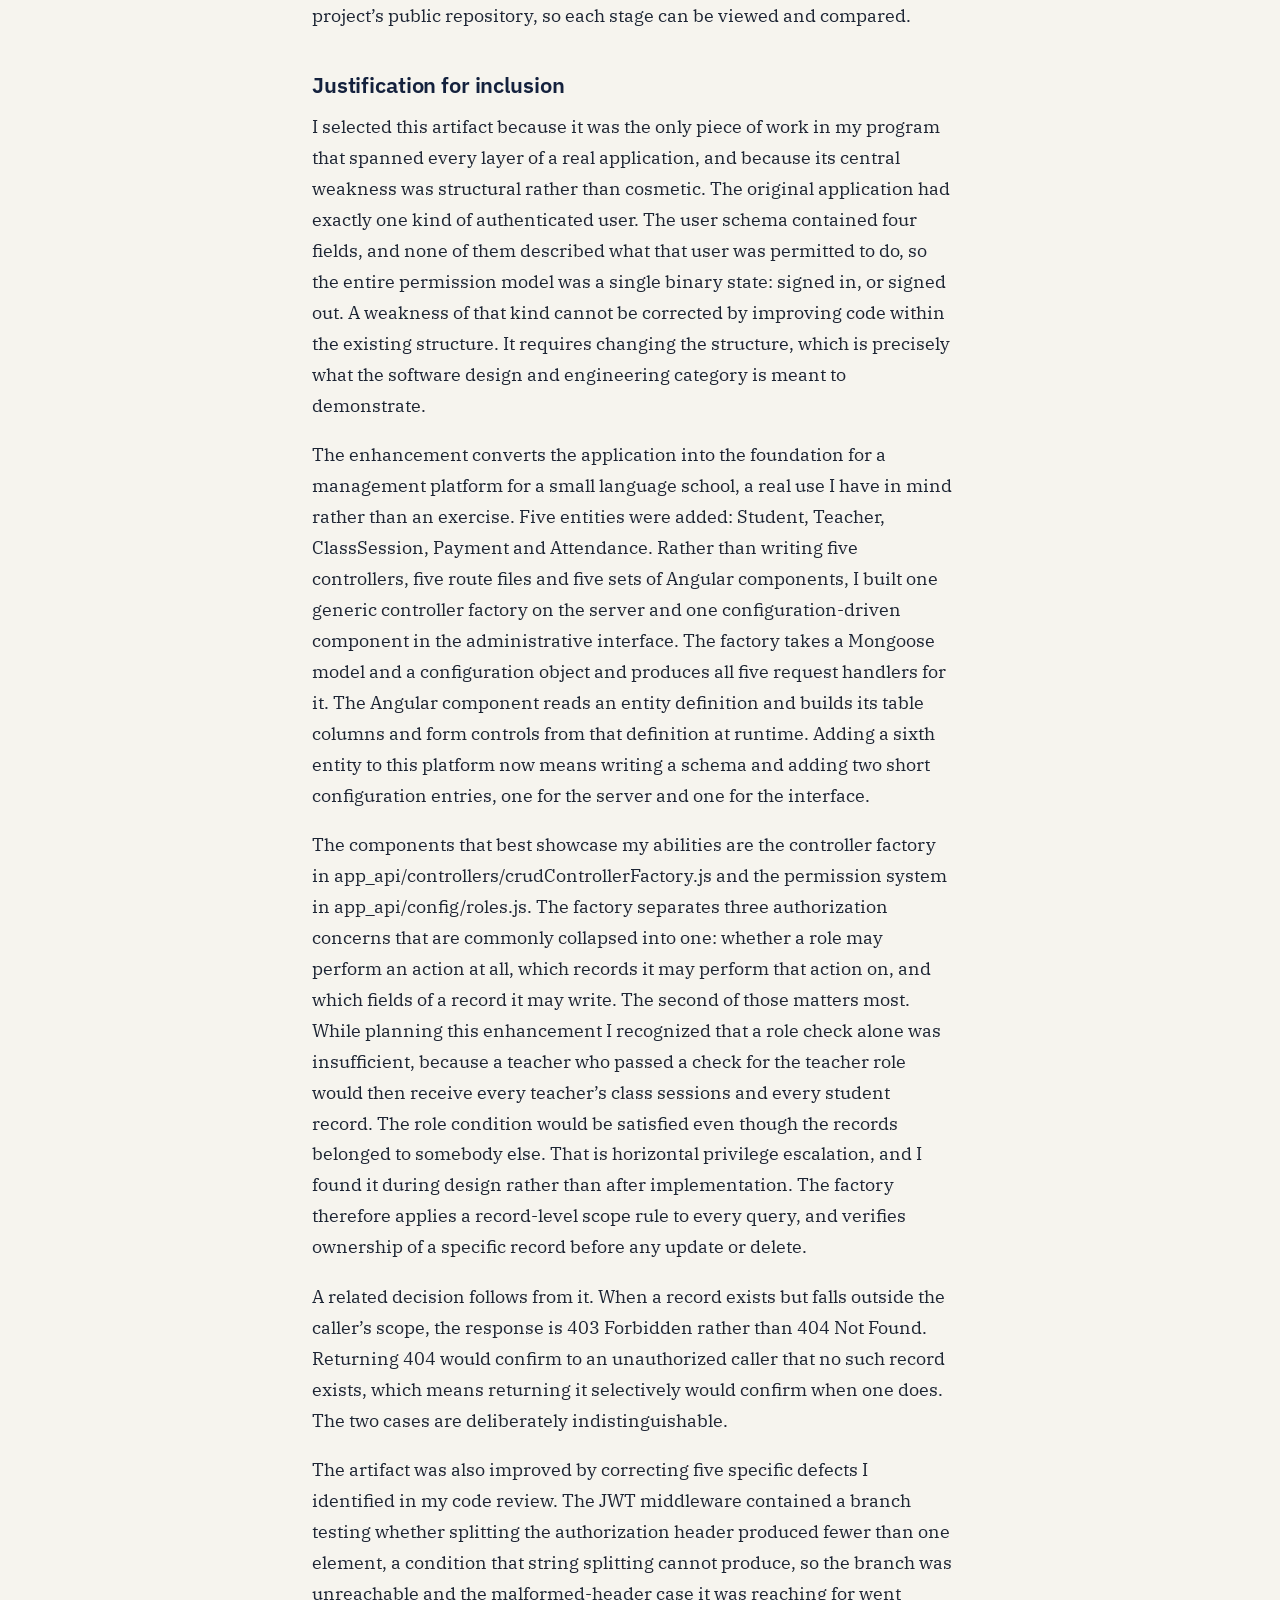
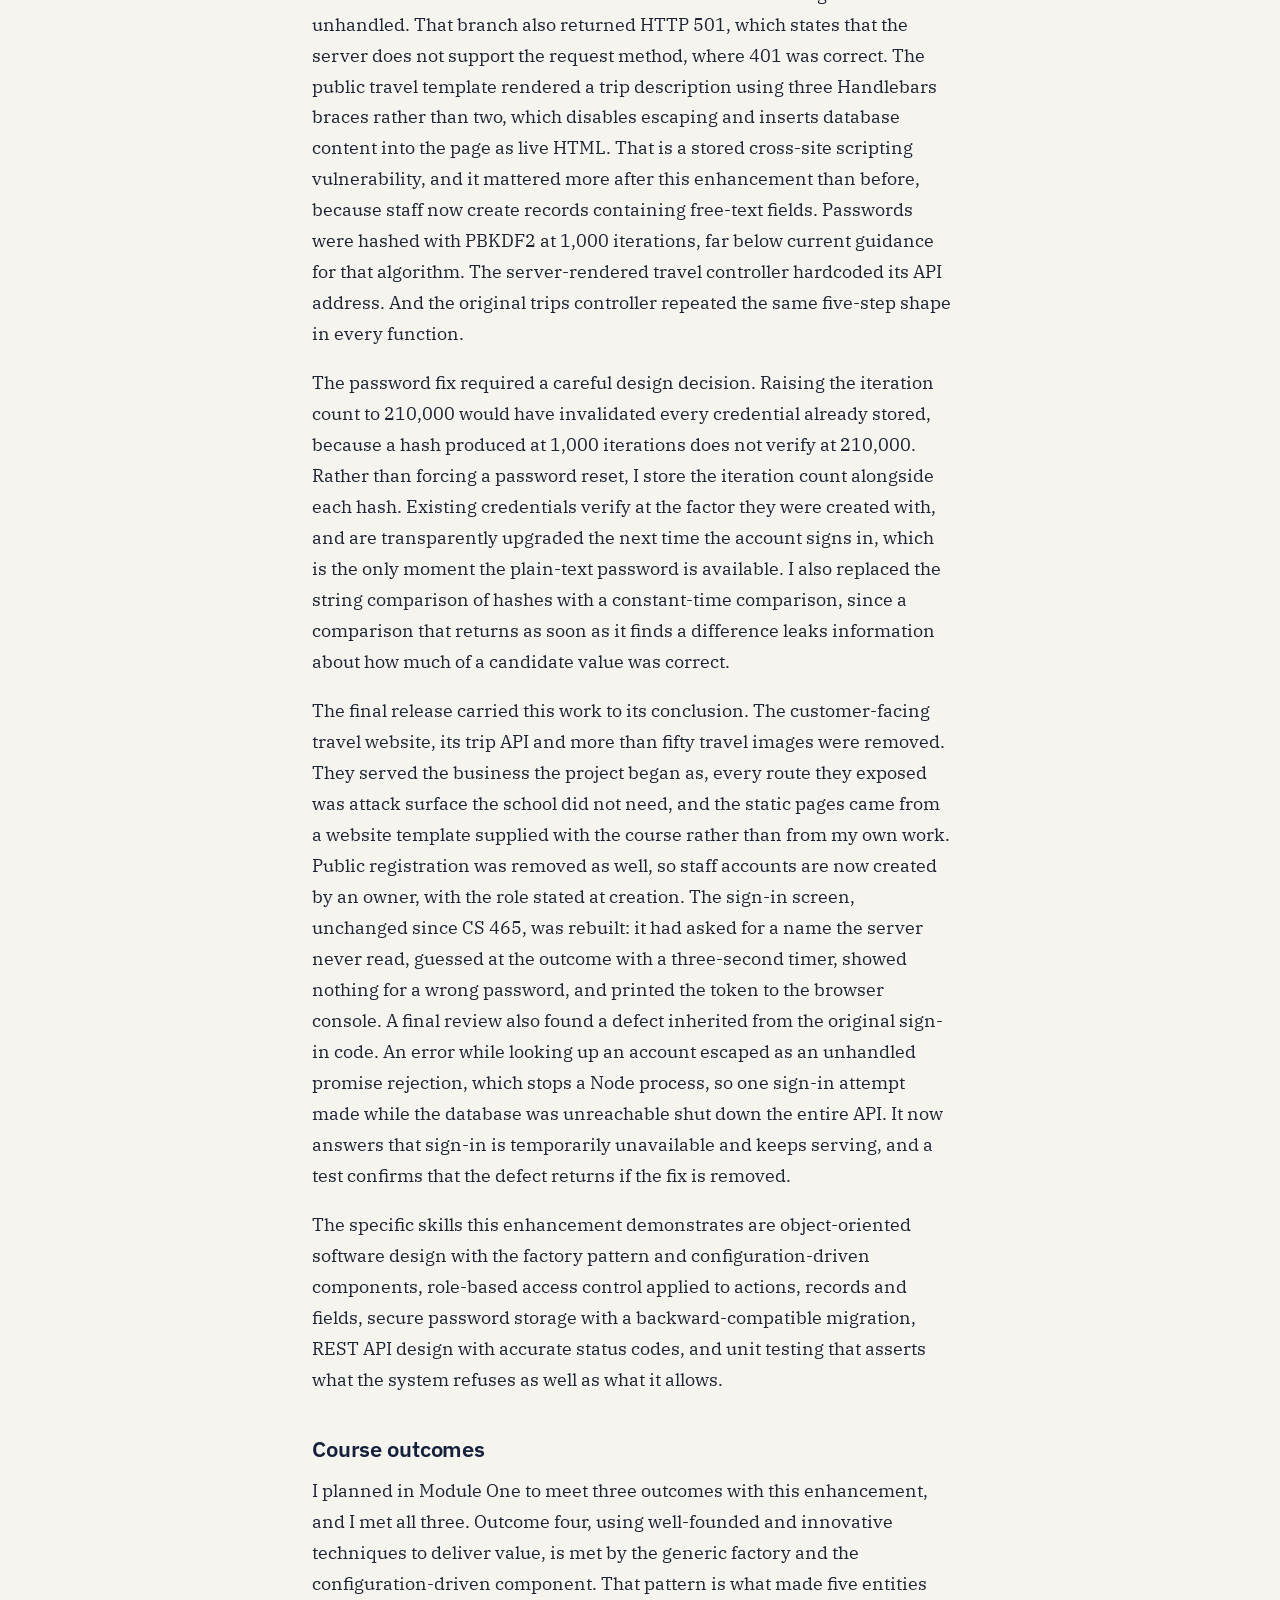
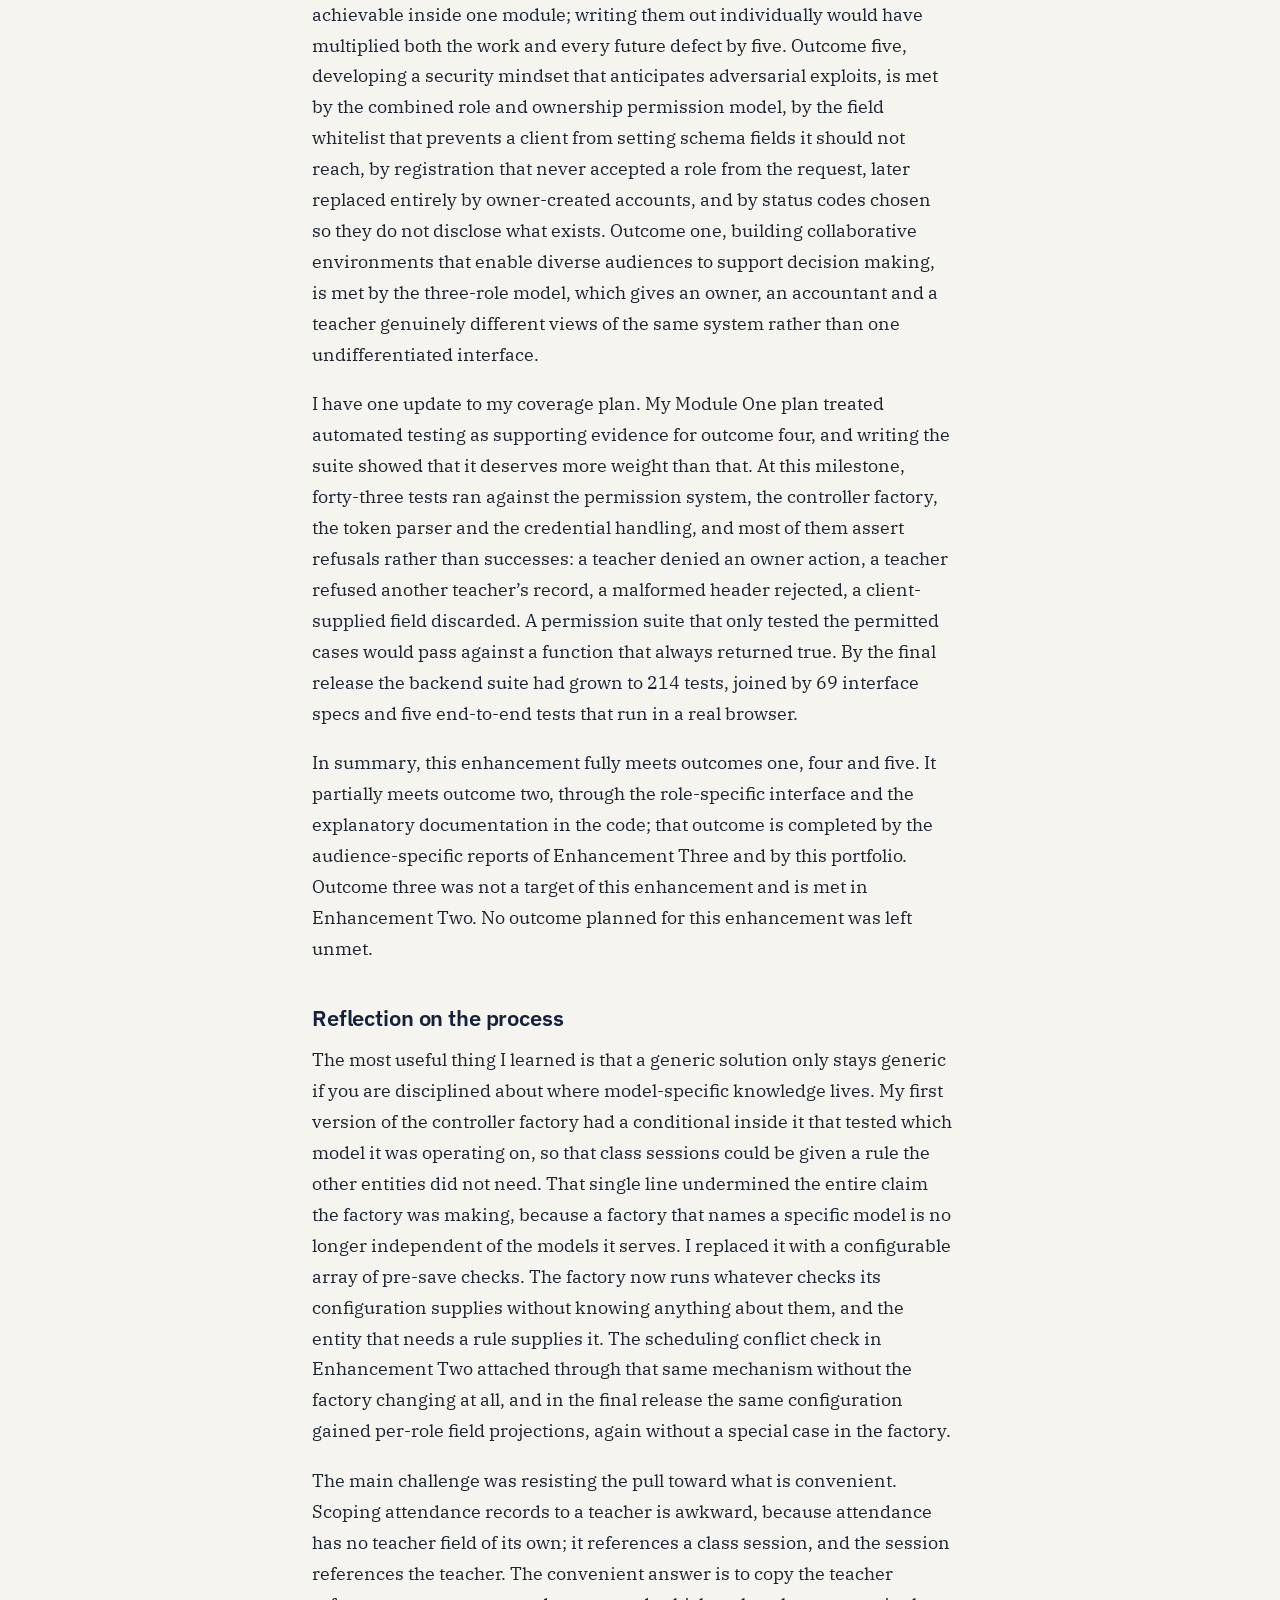
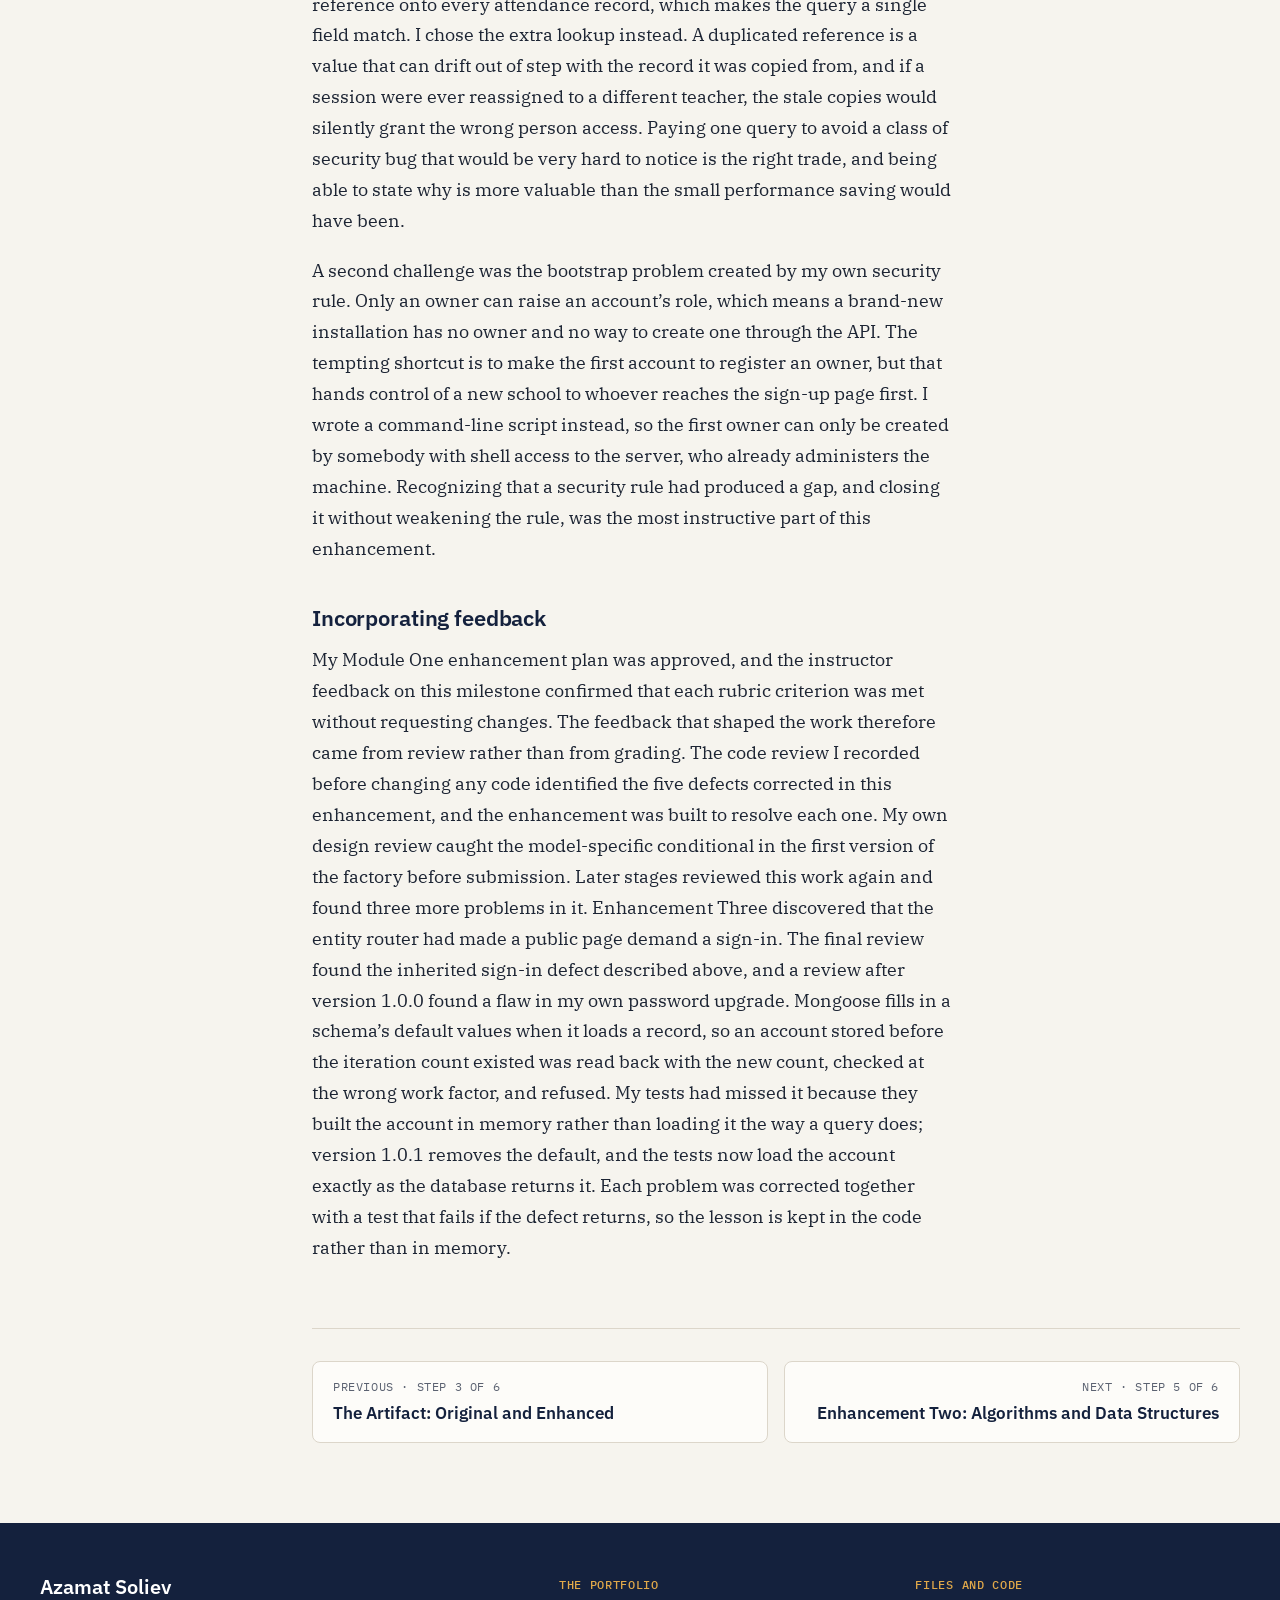
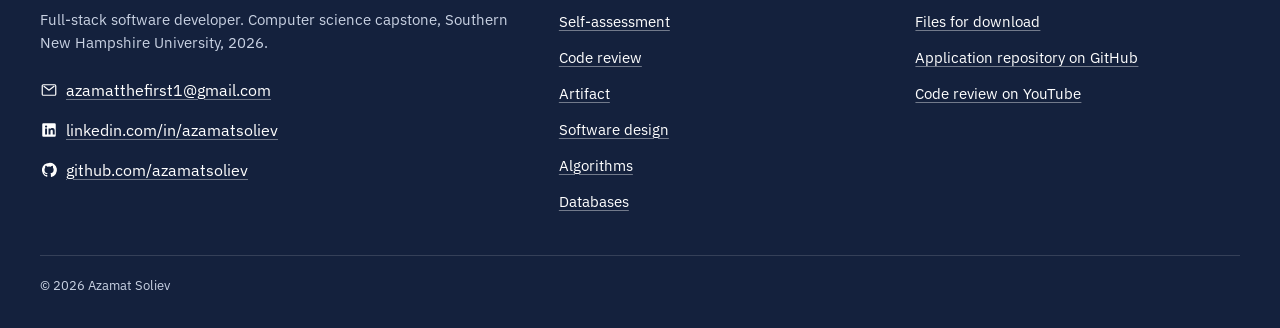
<file: software-design.html>
<!doctype html>
<!--
  Azamat Soliev · CS 499 Computer Science Capstone ePortfolio
  Enhancement One, software design and engineering
-->
<html lang="en">
<head>
<meta charset="utf-8">
<meta name="viewport" content="width=device-width, initial-scale=1">
<title>Enhancement One: Software Design and Engineering | Azamat Soliev</title>
<meta name="description" content="Roles, record scoping and a generic controller that turned a travel site into a role-based school platform.">
<meta name="author" content="Azamat Soliev">
<meta name="color-scheme" content="light">
<meta name="theme-color" content="#f6f4ee">
<link rel="canonical" href="https://azamatsoliev.github.io/software-design.html">
<meta property="og:type" content="website">
<meta property="og:site_name" content="Azamat Soliev · CS 499 ePortfolio">
<meta property="og:title" content="Enhancement One: Software Design and Engineering | Azamat Soliev">
<meta property="og:description" content="Roles, record scoping and a generic controller that turned a travel site into a role-based school platform.">
<meta property="og:url" content="https://azamatsoliev.github.io/software-design.html">
<meta property="og:image" content="https://azamatsoliev.github.io/assets/images/social-card.png">
<meta property="og:image:width" content="1200">
<meta property="og:image:height" content="630">
<meta property="og:image:alt" content="Azamat Soliev, CS 499 Computer Science Capstone ePortfolio">
<meta name="twitter:card" content="summary_large_image">
<link rel="icon" href="favicon.ico" sizes="32x32">
<link rel="icon" href="assets/images/favicon.svg" type="image/svg+xml">
<link rel="apple-touch-icon" href="apple-touch-icon.png">
<link rel="preload" href="assets/fonts/ibm-plex-sans-latin-400-normal.woff2" as="font" type="font/woff2" crossorigin>
<link rel="preload" href="assets/fonts/ibm-plex-sans-latin-600-normal.woff2" as="font" type="font/woff2" crossorigin>
<link rel="preload" href="assets/fonts/ibm-plex-serif-latin-400-normal.woff2" as="font" type="font/woff2" crossorigin>
<link rel="stylesheet" href="assets/css/site.css">
</head>
<body>

<a class="skip-link" href="#main">Skip to main content</a>
<!-- site-header -->
<header class="site-header">
  <div class="header-inner">
    <a class="brand" href="index.html"><svg class="brand-mark" viewBox="0 0 32 32" aria-hidden="true" focusable="false"><path d="M6.5 24.5 16 16l9.5-8.5" fill="none" stroke="currentColor" stroke-width="2" stroke-linecap="round"/><circle cx="6.5" cy="24.5" r="3.5" fill="currentColor"/><circle cx="16" cy="16" r="3.5" fill="currentColor"/><circle class="mark-ring" cx="25.5" cy="7.5" r="4" stroke-width="2.5"/></svg><span class="brand-name">Azamat Soliev</span></a>
    <nav class="steps-nav" aria-label="Portfolio">
      <ol class="steps">
        <li class="step"><a href="index.html"><span class="step-dot" aria-hidden="true"></span><span class="step-label">Self-assessment</span></a></li>
        <li class="step"><a href="code-review.html"><span class="step-dot" aria-hidden="true"></span><span class="step-label">Code review</span></a></li>
        <li class="step"><a href="artifact.html"><span class="step-dot" aria-hidden="true"></span><span class="step-label">Artifact</span></a></li>
        <li class="step is-current"><a href="software-design.html" aria-current="page"><span class="step-dot" aria-hidden="true"></span><span class="step-label">Software design</span></a></li>
        <li class="step"><a href="algorithms.html"><span class="step-dot" aria-hidden="true"></span><span class="step-label">Algorithms</span></a></li>
        <li class="step"><a href="databases.html"><span class="step-dot" aria-hidden="true"></span><span class="step-label">Databases</span></a></li>
      </ol>
      <a class="steps-extra" href="index.html#files">Downloads</a>
    </nav>
    <a class="header-button contents-button" href="#contents">Contents</a>
    <details class="menu">
      <summary class="header-button menu-button"><span class="menu-icon" aria-hidden="true"></span><span class="menu-label">Menu</span></summary>
      <nav class="menu-panel" aria-label="Portfolio pages">
        <ol class="menu-steps">
          <li class="menu-step"><a href="index.html"><span class="menu-num" aria-hidden="true">01</span><span class="menu-text"><span class="menu-name">Self-assessment</span> <span class="menu-note">Introduction</span></span></a></li>
          <li class="menu-step"><a href="code-review.html"><span class="menu-num" aria-hidden="true">02</span><span class="menu-text"><span class="menu-name">Code review</span> <span class="menu-note">Milestone One</span></span></a></li>
          <li class="menu-step"><a href="artifact.html"><span class="menu-num" aria-hidden="true">03</span><span class="menu-text"><span class="menu-name">Artifact</span> <span class="menu-note">Original and enhanced</span></span></a></li>
          <li class="menu-step is-current"><a href="software-design.html" aria-current="page"><span class="menu-num" aria-hidden="true">04</span><span class="menu-text"><span class="menu-name">Software design</span> <span class="menu-note">Enhancement One</span></span></a></li>
          <li class="menu-step"><a href="algorithms.html"><span class="menu-num" aria-hidden="true">05</span><span class="menu-text"><span class="menu-name">Algorithms</span> <span class="menu-note">Enhancement Two</span></span></a></li>
          <li class="menu-step"><a href="databases.html"><span class="menu-num" aria-hidden="true">06</span><span class="menu-text"><span class="menu-name">Databases</span> <span class="menu-note">Enhancement Three</span></span></a></li>
        </ol>
        <ul class="menu-extra">
          <li><a href="index.html#files">Downloads</a></li>
          <li><a href="#contact">Contact</a></li>
        </ul>
      </nav>
    </details>
  </div>
</header>
<!-- /site-header -->
<main id="main" tabindex="-1">

<div class="page">
<header class="page-head has-facts">
  <p class="eyebrow">Step 4 of 6 · Milestone Two</p>
  <h1>Enhancement One: Software Design and Engineering</h1>
  <p class="lead">The original application had one kind of user, who was either signed in or not. This enhancement changed its structure: three roles with checks on every action, record and field, five school records served by one generic controller and one configuration-driven screen, and the defects from the code review corrected.</p>
  
<dl class="glance">
  <div><dt>Category</dt><dd>Software design and engineering</dd></div>
  <div><dt>Course outcomes</dt><dd>Fully met: 1, 4 and 5. Partly met: 2, completed by Enhancement Three and this portfolio.</dd></div>
  <div><dt>Milestone</dt><dd>Milestone Two, September 2026, with additions in the final release</dd></div>
  <div><dt>Code at this stage</dt><dd><a href="https://github.com/azamatsoliev/azamat-school-admin/tree/enhancement-1-software-design"><code>enhancement-1-software-design</code></a></dd></div>
  <div><dt>Changes from the original</dt><dd><a href="https://github.com/azamatsoliev/azamat-school-admin/compare/cs465-original...enhancement-1-software-design">Compare on GitHub</a></dd></div>
  <div><dt>Narrative</dt><dd><span class="link-stack"><span><a href="assets/downloads/03_Narrative_Enhancement_One_Software_Design_Soliev.docx" download>Word document</a> <span class="file-meta">DOCX, 15 KB</span></span><span><a href="assets/downloads/03_Narrative_Enhancement_One_Software_Design_Soliev.pdf" download>PDF</a> <span class="file-meta">PDF, 46 KB</span></span></span></dd></div>
</dl>
</header>

<nav class="toc" id="contents" aria-label="On this page">
  <p class="toc-title">On this page</p>
  <ul>
    <li><a href="#changes">What changed</a></li>
    <li><a href="#evidence">Evidence</a></li>
    <li><a href="#narrative">Narrative</a>
      <ul>
        <li><a href="#artifact-description">Artifact description</a></li>
        <li><a href="#justification-for-inclusion">Justification for inclusion</a></li>
        <li><a href="#course-outcomes">Course outcomes</a></li>
        <li><a href="#reflection-on-the-process">Reflection on the process</a></li>
        <li><a href="#incorporating-feedback">Incorporating feedback</a></li>
      </ul>
    </li>
  </ul>
</nav>

<div class="page-body">
<section class="prose prose-wide" aria-labelledby="changes">
  <h2 id="changes">What changed</h2>
  <ul class="changes">
    <li><strong>One controller, five records.</strong> A generic controller factory on the server and one configuration-driven component in Angular serve students, teachers, class sessions, payments and attendance. A sixth kind of record needs a schema and two short descriptions, one for the server and one for the interface. In the original, the trip alone had twenty-one files of its own.</li>
    <li><strong>Three roles, three checks.</strong> Owner, accountant and teacher, with the owner inheriting every permission. Every request is checked for its role, the records in scope and the fields it may touch.</li>
    <li><strong>The review’s findings corrected.</strong> Stored cross-site scripting, a password work factor raised from 1,000 to 210,000 iterations with an upgrade at sign-in, an unreachable branch answering 501, a hardcoded address, and the repeated controller code.</li>
    <li><strong>Carried through in the final release.</strong> Travel features and public registration removed, sign-in rebuilt, and an inherited defect that let one failed sign-in stop the server fixed and covered by a test. Version 1.0.1 fixed the password upgrade itself, which refused accounts stored before it once they were loaded from the database.</li>
  </ul>
</section>

<section aria-labelledby="evidence">
  <div class="prose"><h2 id="evidence">Evidence</h2></div>
  
<figure class="diagram is-wide">
  <div class="diagram-panel">
<ol class="flow" aria-label="The three checks applied to every request">
  <li class="flow-step">
    <p class="flow-name">Role</p>
    <p class="flow-question">May this role perform this action at all?</p>
    <p class="flow-example">A teacher may list class sessions. Only an owner may create staff accounts.</p>
  </li>
  <li class="flow-step">
    <p class="flow-name">Scope</p>
    <p class="flow-question">Which records may it touch?</p>
    <p class="flow-example">A teacher's query is limited to their own lessons. A record outside that scope is refused with 403, never disguised as 404.</p>
  </li>
  <li class="flow-step">
    <p class="flow-name">Fields</p>
    <p class="flow-question">Which fields may it write, and read?</p>
    <p class="flow-example">Writes keep only the fields the role may set. A teacher reads students' names, never their contact details.</p>
  </li>
</ol>
<p class="flow-result">The query that reaches MongoDB already carries all three answers, so a record the caller may not see is never loaded.</p></div>
  <figcaption><span class="fig-num">Figure 1</span>Every request answers three questions before any data is read. The rules are declared once, in <code>app_api/config/entities.js</code>, and applied by the controller factory to every kind of record.</figcaption>
</figure>
<div class="shot-pair">
<figure class="shot">
  <a class="shot-link" href="assets/images/screens/original-admin-login.webp"><img src="assets/images/screens/original-admin-login.webp" alt="The original sign-in screen, with fields for name, email address and password." width="1280" height="800" loading="lazy" decoding="async"></a>
  <figcaption>Before: the original sign-in asked for a name the server never read, and showed nothing for a wrong password.</figcaption>
</figure>
<figure class="shot shot-final">
  <a class="shot-link" href="assets/images/screens/final/01-sign-in.png"><img src="assets/images/screens/final/01-sign-in.png" alt="The rebuilt Azamat School Admin sign-in screen, with email address and password fields." width="1280" height="800" loading="lazy" decoding="async"></a>
  <figcaption>After: the rebuilt sign-in asks only for what it uses. A signed-out visitor who opens any page is brought here, then returned to that page. <span class="shot-hint">Select the image to see the full page.</span></figcaption>
</figure></div>
<div class="shot-pair">
<figure class="shot shot-final">
  <a class="shot-link" href="assets/images/screens/final/02-owner-home.png"><img src="assets/images/screens/final/02-owner-home.png" alt="The owner’s home page, offering students, teachers, class sessions, payments, attendance and reports." width="1280" height="800" loading="lazy" decoding="async"></a>
  <figcaption>The owner is offered every section of the school. <span class="shot-hint">Select the image to see the full page.</span></figcaption>
</figure>
<figure class="shot shot-final">
  <a class="shot-link" href="assets/images/screens/final/07-teacher-home.png"><img src="assets/images/screens/final/07-teacher-home.png" alt="A teacher’s home page, offering only class sessions, attendance and reports." width="1280" height="800" loading="lazy" decoding="async"></a>
  <figcaption>A teacher is offered only their lessons, attendance and attendance sheet. The server enforces the same limits. <span class="shot-hint">Select the image to see the full page.</span></figcaption>
</figure></div>
</section>

<section class="prose narrative" aria-labelledby="narrative">
  <h2 id="narrative">Narrative</h2>
  <h3 id="artifact-description">Artifact description</h3>
<p>The artifact is Travlr Getaways, a full-stack web application I built as the final project for CS 465, Full Stack Development, in July and August of 2026. It is a MEAN stack application, meaning MongoDB, Express, Angular and Node.js, and in its original form it consisted of three parts sharing one backend: a public, server-rendered customer site built with Handlebars templates, a REST API, and a separate Angular single-page application used by administrators. It managed one entity, a trip, and supported full create, read, update and delete operations on that entity behind token-based authentication. Across the three enhancements of this capstone it became a management platform for a small language school, released in October 2026 as version 1.0.0 under the name Azamat School Admin. This narrative covers Enhancement One, which changed the application’s structure. The original and every enhanced version are tagged in the project’s public repository, so each stage can be viewed and compared.</p>
<h3 id="justification-for-inclusion">Justification for inclusion</h3>
<p>I selected this artifact because it was the only piece of work in my program that spanned every layer of a real application, and because its central weakness was structural rather than cosmetic. The original application had exactly one kind of authenticated user. The user schema contained four fields, and none of them described what that user was permitted to do, so the entire permission model was a single binary state: signed in, or signed out. A weakness of that kind cannot be corrected by improving code within the existing structure. It requires changing the structure, which is precisely what the software design and engineering category is meant to demonstrate.</p>
<p>The enhancement converts the application into the foundation for a management platform for a small language school, a real use I have in mind rather than an exercise. Five entities were added: Student, Teacher, ClassSession, Payment and Attendance. Rather than writing five controllers, five route files and five sets of Angular components, I built one generic controller factory on the server and one configuration-driven component in the administrative interface. The factory takes a Mongoose model and a configuration object and produces all five request handlers for it. The Angular component reads an entity definition and builds its table columns and form controls from that definition at runtime. Adding a sixth entity to this platform now means writing a schema and adding two short configuration entries, one for the server and one for the interface.</p>
<p>The components that best showcase my abilities are the controller factory in app_api/controllers/crudControllerFactory.js and the permission system in app_api/config/roles.js. The factory separates three authorization concerns that are commonly collapsed into one: whether a role may perform an action at all, which records it may perform that action on, and which fields of a record it may write. The second of those matters most. While planning this enhancement I recognized that a role check alone was insufficient, because a teacher who passed a check for the teacher role would then receive every teacher’s class sessions and every student record. The role condition would be satisfied even though the records belonged to somebody else. That is horizontal privilege escalation, and I found it during design rather than after implementation. The factory therefore applies a record-level scope rule to every query, and verifies ownership of a specific record before any update or delete.</p>
<p>A related decision follows from it. When a record exists but falls outside the caller’s scope, the response is 403 Forbidden rather than 404 Not Found. Returning 404 would confirm to an unauthorized caller that no such record exists, which means returning it selectively would confirm when one does. The two cases are deliberately indistinguishable.</p>
<p>The artifact was also improved by correcting five specific defects I identified in my code review. The JWT middleware contained a branch testing whether splitting the authorization header produced fewer than one element, a condition that string splitting cannot produce, so the branch was unreachable and the malformed-header case it was reaching for went unhandled. That branch also returned HTTP 501, which states that the server does not support the request method, where 401 was correct. The public travel template rendered a trip description using three Handlebars braces rather than two, which disables escaping and inserts database content into the page as live HTML. That is a stored cross-site scripting vulnerability, and it mattered more after this enhancement than before, because staff now create records containing free-text fields. Passwords were hashed with PBKDF2 at 1,000 iterations, far below current guidance for that algorithm. The server-rendered travel controller hardcoded its API address. And the original trips controller repeated the same five-step shape in every function.</p>
<p>The password fix required a careful design decision. Raising the iteration count to 210,000 would have invalidated every credential already stored, because a hash produced at 1,000 iterations does not verify at 210,000. Rather than forcing a password reset, I store the iteration count alongside each hash. Existing credentials verify at the factor they were created with, and are transparently upgraded the next time the account signs in, which is the only moment the plain-text password is available. I also replaced the string comparison of hashes with a constant-time comparison, since a comparison that returns as soon as it finds a difference leaks information about how much of a candidate value was correct.</p>
<p>The final release carried this work to its conclusion. The customer-facing travel website, its trip API and more than fifty travel images were removed. They served the business the project began as, every route they exposed was attack surface the school did not need, and the static pages came from a website template supplied with the course rather than from my own work. Public registration was removed as well, so staff accounts are now created by an owner, with the role stated at creation. The sign-in screen, unchanged since CS 465, was rebuilt: it had asked for a name the server never read, guessed at the outcome with a three-second timer, showed nothing for a wrong password, and printed the token to the browser console. A final review also found a defect inherited from the original sign-in code. An error while looking up an account escaped as an unhandled promise rejection, which stops a Node process, so one sign-in attempt made while the database was unreachable shut down the entire API. It now answers that sign-in is temporarily unavailable and keeps serving, and a test confirms that the defect returns if the fix is removed.</p>
<p>The specific skills this enhancement demonstrates are object-oriented software design with the factory pattern and configuration-driven components, role-based access control applied to actions, records and fields, secure password storage with a backward-compatible migration, REST API design with accurate status codes, and unit testing that asserts what the system refuses as well as what it allows.</p>
<h3 id="course-outcomes">Course outcomes</h3>
<p>I planned in Module One to meet three outcomes with this enhancement, and I met all three. Outcome four, using well-founded and innovative techniques to deliver value, is met by the generic factory and the configuration-driven component. That pattern is what made five entities achievable inside one module; writing them out individually would have multiplied both the work and every future defect by five. Outcome five, developing a security mindset that anticipates adversarial exploits, is met by the combined role and ownership permission model, by the field whitelist that prevents a client from setting schema fields it should not reach, by registration that never accepted a role from the request, later replaced entirely by owner-created accounts, and by status codes chosen so they do not disclose what exists. Outcome one, building collaborative environments that enable diverse audiences to support decision making, is met by the three-role model, which gives an owner, an accountant and a teacher genuinely different views of the same system rather than one undifferentiated interface.</p>
<p>I have one update to my coverage plan. My Module One plan treated automated testing as supporting evidence for outcome four, and writing the suite showed that it deserves more weight than that. At this milestone, forty-three tests ran against the permission system, the controller factory, the token parser and the credential handling, and most of them assert refusals rather than successes: a teacher denied an owner action, a teacher refused another teacher’s record, a malformed header rejected, a client-supplied field discarded. A permission suite that only tested the permitted cases would pass against a function that always returned true. By the final release the backend suite had grown to 214 tests, joined by 69 interface specs and five end-to-end tests that run in a real browser.</p>
<p>In summary, this enhancement fully meets outcomes one, four and five. It partially meets outcome two, through the role-specific interface and the explanatory documentation in the code; that outcome is completed by the audience-specific reports of Enhancement Three and by this portfolio. Outcome three was not a target of this enhancement and is met in Enhancement Two. No outcome planned for this enhancement was left unmet.</p>
<h3 id="reflection-on-the-process">Reflection on the process</h3>
<p>The most useful thing I learned is that a generic solution only stays generic if you are disciplined about where model-specific knowledge lives. My first version of the controller factory had a conditional inside it that tested which model it was operating on, so that class sessions could be given a rule the other entities did not need. That single line undermined the entire claim the factory was making, because a factory that names a specific model is no longer independent of the models it serves. I replaced it with a configurable array of pre-save checks. The factory now runs whatever checks its configuration supplies without knowing anything about them, and the entity that needs a rule supplies it. The scheduling conflict check in Enhancement Two attached through that same mechanism without the factory changing at all, and in the final release the same configuration gained per-role field projections, again without a special case in the factory.</p>
<p>The main challenge was resisting the pull toward what is convenient. Scoping attendance records to a teacher is awkward, because attendance has no teacher field of its own; it references a class session, and the session references the teacher. The convenient answer is to copy the teacher reference onto every attendance record, which makes the query a single field match. I chose the extra lookup instead. A duplicated reference is a value that can drift out of step with the record it was copied from, and if a session were ever reassigned to a different teacher, the stale copies would silently grant the wrong person access. Paying one query to avoid a class of security bug that would be very hard to notice is the right trade, and being able to state why is more valuable than the small performance saving would have been.</p>
<p>A second challenge was the bootstrap problem created by my own security rule. Only an owner can raise an account’s role, which means a brand-new installation has no owner and no way to create one through the API. The tempting shortcut is to make the first account to register an owner, but that hands control of a new school to whoever reaches the sign-up page first. I wrote a command-line script instead, so the first owner can only be created by somebody with shell access to the server, who already administers the machine. Recognizing that a security rule had produced a gap, and closing it without weakening the rule, was the most instructive part of this enhancement.</p>
<h3 id="incorporating-feedback">Incorporating feedback</h3>
<p>My Module One enhancement plan was approved, and the instructor feedback on this milestone confirmed that each rubric criterion was met without requesting changes. The feedback that shaped the work therefore came from review rather than from grading. The code review I recorded before changing any code identified the five defects corrected in this enhancement, and the enhancement was built to resolve each one. My own design review caught the model-specific conditional in the first version of the factory before submission. Later stages reviewed this work again and found three more problems in it. Enhancement Three discovered that the entity router had made a public page demand a sign-in. The final review found the inherited sign-in defect described above, and a review after version 1.0.0 found a flaw in my own password upgrade. Mongoose fills in a schema’s default values when it loads a record, so an account stored before the iteration count existed was read back with the new count, checked at the wrong work factor, and refused. My tests had missed it because they built the account in memory rather than loading it the way a query does; version 1.0.1 removes the default, and the tests now load the account exactly as the database returns it. Each problem was corrected together with a test that fails if the defect returns, so the lesson is kept in the code rather than in memory.</p>
</section>

<nav class="pager" aria-label="Previous and next pages">
  <a class="pager-link pager-prev" href="artifact.html"><span class="pager-label">Previous · Step 3 of 6</span><span class="pager-title">The Artifact: Original and Enhanced</span></a>
  <a class="pager-link pager-next" href="algorithms.html"><span class="pager-label">Next · Step 5 of 6</span><span class="pager-title">Enhancement Two: Algorithms and Data Structures</span></a>
</nav>
</div>
</div>
</main>

<!-- site-footer -->
<footer class="site-footer" id="contact">
  <div class="footer-inner">
    <div class="footer-about">
      <p class="footer-name">Azamat Soliev</p>
      <p class="footer-role">Full-stack software developer. Computer science capstone, Southern New Hampshire University, 2026.</p>
    <ul class="contact-list">
      <li><a href="mailto:azamatthefirst1@gmail.com"><svg class="icon" viewBox="0 0 24 24" aria-hidden="true" focusable="false"><path d="M3 6.5A1.5 1.5 0 0 1 4.5 5h15A1.5 1.5 0 0 1 21 6.5v11a1.5 1.5 0 0 1-1.5 1.5h-15A1.5 1.5 0 0 1 3 17.5v-11Zm1.8.3 7.2 5.4 7.2-5.4" fill="none" stroke="currentColor" stroke-width="1.6" stroke-linejoin="round"/></svg><span>azamatthefirst1@gmail.com</span></a></li>
      <li><a href="https://www.linkedin.com/in/azamatsoliev"><svg class="icon" viewBox="0 0 24 24" aria-hidden="true" focusable="false"><path d="M4.5 3h15A1.5 1.5 0 0 1 21 4.5v15a1.5 1.5 0 0 1-1.5 1.5h-15A1.5 1.5 0 0 1 3 19.5v-15A1.5 1.5 0 0 1 4.5 3Zm2.3 6.9V18h2.6V9.9H6.8Zm1.3-4a1.5 1.5 0 1 0 0 3 1.5 1.5 0 0 0 0-3Zm3.3 4V18H14v-4.3c0-1.1.2-2.2 1.6-2.2 1.4 0 1.4 1.3 1.4 2.3V18h2.6v-4.7c0-2.3-.5-4-3.2-4-1.3 0-2.1.7-2.5 1.4V9.9h-2.5Z" fill="currentColor"/></svg><span>linkedin.com/in/azamatsoliev</span></a></li>
      <li><a href="https://github.com/azamatsoliev"><svg class="icon" viewBox="0 0 24 24" aria-hidden="true" focusable="false"><path d="M12 2.5a9.5 9.5 0 0 0-3 18.5c.5.1.7-.2.7-.5v-1.8c-2.6.6-3.2-1.1-3.2-1.1-.4-1.1-1-1.4-1-1.4-.9-.6 0-.6 0-.6 1 .1 1.5 1 1.5 1 .8 1.5 2.2 1 2.7.8.1-.6.3-1 .6-1.2-2.1-.2-4.3-1-4.3-4.6 0-1 .4-1.9 1-2.5-.1-.3-.4-1.2.1-2.6 0 0 .8-.3 2.6 1a9 9 0 0 1 4.8 0c1.8-1.3 2.6-1 2.6-1 .5 1.4.2 2.3.1 2.6.6.7 1 1.5 1 2.5 0 3.6-2.2 4.4-4.3 4.6.3.3.6.9.6 1.8v2.7c0 .3.2.6.7.5A9.5 9.5 0 0 0 12 2.5Z" fill="currentColor"/></svg><span>github.com/azamatsoliev</span></a></li>
    </ul>
    </div>
    <nav class="footer-nav" aria-label="Footer">
      <p class="footer-heading">The portfolio</p>
      <ol class="footer-list">
          <li><a href="index.html">Self-assessment</a></li>
          <li><a href="code-review.html">Code review</a></li>
          <li><a href="artifact.html">Artifact</a></li>
          <li><a href="software-design.html">Software design</a></li>
          <li><a href="algorithms.html">Algorithms</a></li>
          <li><a href="databases.html">Databases</a></li>
      </ol>
    </nav>
    <div class="footer-more">
      <p class="footer-heading">Files and code</p>
      <ul class="footer-list">
        <li><a href="index.html#files">Files for download</a></li>
        <li><a href="https://github.com/azamatsoliev/azamat-school-admin">Application repository on GitHub</a></li>
        <li><a href="https://youtu.be/u06APioXnVo">Code review on YouTube</a></li>
      </ul>
    </div>
  </div>
  <div class="footer-base"><p>© 2026 Azamat Soliev</p></div>
</footer>
<!-- /site-footer -->
<script src="assets/js/site.js" defer></script>
</body>
</html>
</file>
<file: assets/css/site.css>
/*
 * Azamat Soliev · CS 499 Computer Science Capstone ePortfolio
 * Site stylesheet.
 *
 * Navy ink on warm paper, with a brass highlight for "you are here" and key
 * figures. Navy is the color of the application itself, so the portfolio and
 * the product read as one body of work. Type is IBM Plex: Sans for headings
 * and interface, Serif for reading, Mono for labels and figures.
 */

/* ----- Fonts (self-hosted, SIL Open Font License, see ../fonts) ----- */

@font-face {
  font-family: 'IBM Plex Sans';
  font-style: normal;
  font-weight: 400;
  font-display: swap;
  src: url('../fonts/ibm-plex-sans-latin-400-normal.woff2') format('woff2');
}
@font-face {
  font-family: 'IBM Plex Sans';
  font-style: normal;
  font-weight: 600;
  font-display: swap;
  src: url('../fonts/ibm-plex-sans-latin-600-normal.woff2') format('woff2');
}
@font-face {
  font-family: 'IBM Plex Serif';
  font-style: normal;
  font-weight: 400;
  font-display: swap;
  src: url('../fonts/ibm-plex-serif-latin-400-normal.woff2') format('woff2');
}
@font-face {
  font-family: 'IBM Plex Serif';
  font-style: italic;
  font-weight: 400;
  font-display: swap;
  src: url('../fonts/ibm-plex-serif-latin-400-italic.woff2') format('woff2');
}
@font-face {
  font-family: 'IBM Plex Serif';
  font-style: normal;
  font-weight: 600;
  font-display: swap;
  src: url('../fonts/ibm-plex-serif-latin-600-normal.woff2') format('woff2');
}
@font-face {
  font-family: 'IBM Plex Mono';
  font-style: normal;
  font-weight: 400;
  font-display: swap;
  src: url('../fonts/ibm-plex-mono-latin-400-normal.woff2') format('woff2');
}
@font-face {
  font-family: 'IBM Plex Mono';
  font-style: normal;
  font-weight: 500;
  font-display: swap;
  src: url('../fonts/ibm-plex-mono-latin-500-normal.woff2') format('woff2');
}

/* ----- Tokens ----- */

:root {
  color-scheme: light;

  --paper: #f6f4ee;
  --paper-2: #eeeae0;
  --surface: #fdfcf9;
  --ink: #14213d;
  --ink-2: #22355f;
  --text: #1c2433;
  --text-soft: #3a4558;
  --muted: #5b6271;
  --rule: #dcd6ca;
  --rule-strong: #c4bcab;
  --link: #1f5fbf;
  --link-strong: #174a96;
  --brass: #a86a12;
  --brass-text: #8a5610;
  --brass-tint: #f1e3c8;
  --brass-on-ink: #e0a84a;
  --critical: #c2362f;
  --on-ink: #ffffff;
  --on-ink-soft: #c9d2e3;
  --console: #0f1a30;
  --console-text: #e6ecf7;
  --series-muted: #8a93a3;
  --chart-grid: #e6e1d6;
  --chart-faint: #cdd2db;

  --sans: 'IBM Plex Sans', system-ui, -apple-system, 'Segoe UI', Roboto, Arial, sans-serif;
  --serif: 'IBM Plex Serif', Georgia, 'Times New Roman', serif;
  --mono: 'IBM Plex Mono', ui-monospace, SFMono-Regular, Menlo, Consolas, 'Liberation Mono', monospace;

  --measure: 40rem;
  --body: 58rem;
  --toc: 14rem;
  --gap: 3rem;
  --page: calc(var(--toc) + var(--gap) + var(--body));
  --gutter: 1.5rem;
  --header-h: 4rem;
  --radius: 6px;
  --ease: cubic-bezier(0.2, 0.7, 0.2, 1);
}

/* ----- Base ----- */

*, *::before, *::after { box-sizing: border-box; }

html {
  -webkit-text-size-adjust: 100%;
  text-size-adjust: 100%;
  /* Anchored headings stop below the sticky header, never under it. */
  scroll-padding-top: calc(var(--header-h) + 1.25rem);
}
@media (prefers-reduced-motion: no-preference) {
  html { scroll-behavior: smooth; }
}

body {
  margin: 0;
  background: var(--paper);
  color: var(--text);
  font-family: var(--sans);
  font-size: 1rem;
  line-height: 1.55;
  overflow-wrap: break-word;
  /* Keeps the footer at the bottom of the window on short pages. */
  min-height: 100vh;
  display: flex;
  flex-direction: column;
}

main { display: block; flex: 1 0 auto; }
main:focus { outline: none; }

img, svg, iframe { max-width: 100%; }

/* Anything hidden stays hidden, whatever its layout rule. */
[hidden] { display: none !important; }

a {
  color: var(--link);
  text-decoration-line: underline;
  text-decoration-thickness: 1px;
  text-underline-offset: 0.2em;
  transition: color 0.12s ease, text-decoration-color 0.12s ease;
}
a:hover { color: var(--link-strong); text-decoration-thickness: 2px; }

:focus-visible {
  outline: 2px solid var(--link);
  outline-offset: 3px;
  border-radius: 3px;
}

::selection { background: var(--brass-tint); color: var(--ink); }

code {
  font-family: var(--mono);
  font-size: 0.86em;
  color: var(--ink);
  background: var(--paper-2);
  border: 1px solid var(--rule);
  border-radius: 4px;
  padding: 0.06em 0.35em;
}

.visually-hidden {
  position: absolute !important;
  width: 1px;
  height: 1px;
  padding: 0;
  margin: -1px;
  overflow: hidden;
  clip: rect(0, 0, 0, 0);
  white-space: nowrap;
  border: 0;
}

.skip-link {
  position: absolute;
  left: 1rem;
  top: -5rem;
  z-index: 100;
  background: var(--ink);
  color: var(--on-ink);
  font-weight: 600;
  padding: 0.75rem 1rem;
  border-radius: var(--radius);
  text-decoration: none;
}
.skip-link:focus { top: 0.75rem; color: var(--on-ink); }

/* ----- Type ----- */

h1, h2, h3, h4 {
  font-family: var(--sans);
  font-weight: 600;
  color: var(--ink);
  line-height: 1.2;
  text-wrap: balance;
}
h1 {
  font-size: clamp(2.125rem, 1.55rem + 2.3vw, 2.875rem);
  line-height: 1.1;
  letter-spacing: -0.02em;
  margin: 0 0 1.1rem;
}
h2 {
  font-size: clamp(1.5rem, 1.25rem + 1vw, 1.875rem);
  letter-spacing: -0.012em;
  margin: 3.5rem 0 1.25rem;
}
h3 { font-size: 1.375rem; letter-spacing: -0.006em; margin: 2.5rem 0 0.85rem; }
h4 { font-size: 1.125rem; margin: 2.1rem 0 0.6rem; }

/* Each section of a page opens with a short brass rule, the same mark as the
   key results on the home page. */
.page-body h2::before {
  content: '';
  display: block;
  width: 2.5rem;
  height: 2px;
  margin-bottom: 1.1rem;
  background: var(--brass);
}

.eyebrow {
  font-family: var(--mono);
  font-size: 0.78125rem;
  font-weight: 500;
  letter-spacing: 0.06em;
  text-transform: uppercase;
  color: var(--brass-text);
  margin: 0 0 1rem;
}

.prose { max-width: var(--measure); }
.prose-wide { max-width: none; }
.prose p,
.prose li,
.lead,
.hero-lead {
  font-family: var(--serif);
}
.prose p,
.prose li {
  font-size: 1.125rem;
  line-height: 1.72;
}
.prose p { margin: 0 0 1.15rem; }
.prose ul { padding-left: 1.25rem; margin: 0 0 1.25rem; }
.prose li { margin-bottom: 0.6rem; }
.prose li::marker { color: var(--brass); }
.prose strong { font-weight: 600; }
.prose h4 + p { margin-top: 0; }

.lead {
  font-size: 1.3125rem;
  line-height: 1.6;
  color: var(--text-soft);
  margin: 0 0 1.5rem;
  max-width: var(--measure);
}

.note {
  font-size: 0.9375rem;
  line-height: 1.5;
  max-width: var(--measure);
  background: var(--surface);
  border: 1px solid var(--rule);
  border-left: 3px solid var(--brass);
  border-radius: 0 var(--radius) var(--radius) 0;
  padding: 0.8rem 1rem;
  margin: 0 0 1.5rem;
}

/* Links set out in a row, such as "Browse" and "Download". */
.prose p.links,
.links {
  display: flex;
  flex-wrap: wrap;
  align-items: baseline;
  gap: 0.5rem 1.5rem;
  font-family: var(--sans);
  font-size: 1rem;
}

/* ----- Header ----- */

.site-header {
  position: sticky;
  top: 0;
  z-index: 50;
  background: var(--paper);
  border-bottom: 1px solid var(--rule);
}

.header-inner {
  max-width: calc(var(--page) + 2 * var(--gutter));
  height: var(--header-h);
  margin: 0 auto;
  padding: 0 var(--gutter);
  display: flex;
  align-items: center;
  gap: 0.5rem;
}

.brand {
  display: inline-flex;
  align-items: center;
  gap: 0.6rem;
  margin-right: auto;
  color: var(--ink);
  font-weight: 600;
  font-size: 1.0625rem;
  letter-spacing: -0.005em;
  text-decoration: none;
  white-space: nowrap;
}
.brand:hover { color: var(--ink); }
.brand:hover .brand-name { text-decoration: underline; text-decoration-thickness: 1px; text-underline-offset: 0.25em; }
.brand-mark { width: 1.75rem; height: 1.75rem; flex: none; color: var(--ink); }
.brand-mark .mark-ring { fill: var(--paper); stroke: var(--brass); }

/* The six steps in reading order, as a route. Desktop only. */
.steps-nav { display: none; align-items: center; gap: 1.25rem; }
.steps { list-style: none; margin: 0; padding: 0; display: flex; align-items: center; }
.step { display: flex; align-items: center; }
.step + .step::before {
  content: '';
  width: 1rem;
  height: 1px;
  margin: 0 0.3rem;
  background: var(--rule-strong);
}
.step a {
  display: inline-flex;
  align-items: center;
  gap: 0.45rem;
  min-height: 2.75rem;
  padding: 0 0.3rem;
  border-radius: 4px;
  color: var(--muted);
  font-size: 0.875rem;
  text-decoration: none;
  white-space: nowrap;
}
.step a:hover { color: var(--ink); }
.step a:hover .step-label { text-decoration: underline; text-underline-offset: 0.3em; }
.step-dot {
  width: 0.5625rem;
  height: 0.5625rem;
  flex: none;
  border-radius: 50%;
  border: 1.5px solid var(--rule-strong);
  background: var(--paper);
  transition: border-color 0.12s ease;
}
.step a:hover .step-dot { border-color: var(--ink); }
.step.is-current a { color: var(--ink); font-weight: 600; }
.step.is-current .step-dot {
  width: 0.75rem;
  height: 0.75rem;
  border: 2.5px solid var(--brass);
  box-shadow: 0 0 0 3px var(--brass-tint);
}
.steps-extra {
  display: inline-flex;
  align-items: center;
  min-height: 2.25rem;
  padding: 0 0.8rem;
  border: 1px solid var(--rule-strong);
  border-radius: var(--radius);
  color: var(--ink);
  font-size: 0.875rem;
  font-weight: 600;
  text-decoration: none;
}
.steps-extra:hover { border-color: var(--ink); color: var(--ink); background: var(--surface); }

/* Buttons in the header on narrower screens. */
.header-button {
  display: inline-flex;
  align-items: center;
  gap: 0.55rem;
  min-height: 2.75rem;
  padding: 0 0.75rem;
  border-radius: var(--radius);
  color: var(--ink);
  font-size: 0.9375rem;
  font-weight: 600;
  text-decoration: none;
  cursor: pointer;
  user-select: none;
}
.header-button:hover { background: var(--paper-2); color: var(--ink); }

.menu { display: block; }
.menu-button { list-style: none; margin-right: -0.75rem; }
.menu-button::-webkit-details-marker { display: none; }
.menu-icon,
.menu-icon::before,
.menu-icon::after {
  display: block;
  width: 1.125rem;
  height: 2px;
  border-radius: 1px;
  background: currentColor;
}
.menu-icon { position: relative; }
.menu-icon::before,
.menu-icon::after { content: ''; position: absolute; left: 0; }
.menu-icon::before { top: -6px; }
.menu-icon::after { top: 6px; }
.menu[open] .menu-icon { background: transparent; }
.menu[open] .menu-icon::before { top: 0; transform: rotate(45deg); }
.menu[open] .menu-icon::after { top: 0; transform: rotate(-45deg); }
.menu[open] .menu-button { background: var(--paper-2); }

.menu-panel {
  position: absolute;
  left: 0;
  right: 0;
  top: 100%;
  z-index: 40;
  max-height: calc(100vh - var(--header-h));
  max-height: calc(100dvh - var(--header-h));
  overflow-y: auto;
  padding: 0.5rem var(--gutter) 1.5rem;
  background: var(--paper);
  border-bottom: 1px solid var(--rule);
  box-shadow: 0 24px 32px -24px rgba(20, 33, 61, 0.35);
}
.menu-steps,
.menu-extra { list-style: none; margin: 0 auto; padding: 0; max-width: var(--measure); }
.menu-step a {
  display: flex;
  align-items: center;
  gap: 1rem;
  min-height: 3.25rem;
  padding: 0.45rem 0;
  border-bottom: 1px solid var(--rule);
  color: var(--text);
  text-decoration: none;
}
.menu-num {
  flex: none;
  width: 1.75rem;
  font-family: var(--mono);
  font-size: 0.8125rem;
  color: var(--muted);
}
.menu-name { display: block; color: var(--ink); font-weight: 600; line-height: 1.3; }
.menu-note { display: block; font-size: 0.8125rem; color: var(--muted); line-height: 1.35; }
.menu-step a:hover .menu-name { text-decoration: underline; text-underline-offset: 0.25em; }
.menu-step.is-current .menu-num { color: var(--brass-text); font-weight: 500; }
.menu-step.is-current .menu-name::after {
  content: '';
  display: inline-block;
  width: 0.55rem;
  height: 0.55rem;
  margin-left: 0.55rem;
  border-radius: 50%;
  border: 2px solid var(--brass);
  vertical-align: 0.05em;
}
.menu-extra { display: flex; flex-wrap: wrap; gap: 0 1.75rem; margin-top: 0.75rem; }
.menu-extra a { display: inline-flex; align-items: center; min-height: 2.75rem; font-weight: 600; }

@media (min-width: 75rem) {
  .steps-nav { display: flex; }
  .menu,
  .contents-button { display: none; }
}

/* The narrowest phones: the menu button keeps its icon, and its name for
   screen readers, but drops the visible word. */
@media (max-width: 23rem) {
  .header-inner { gap: 0.25rem; }
  .brand-name { font-size: 0.9375rem; }
  .menu-button { padding: 0 0.6rem; }
  .menu-label {
    position: absolute;
    width: 1px;
    height: 1px;
    overflow: hidden;
    clip: rect(0, 0, 0, 0);
    white-space: nowrap;
  }
}

/* ----- Page layout ----- */

.page {
  max-width: calc(var(--body) + 2 * var(--gutter));
  margin: 0 auto;
  padding: 0 var(--gutter);
}
.page-head { padding-top: 3rem; }
.page-body { min-width: 0; }

/* Desktop: the contents list stays beside the page while it is read. */
@media (min-width: 75rem) {
  .page {
    max-width: calc(var(--page) + 2 * var(--gutter));
    display: grid;
    grid-template-columns: var(--toc) minmax(0, var(--body));
    grid-template-rows: auto 1fr;
    column-gap: var(--gap);
  }
  .page > .page-head { grid-column: 2; grid-row: 1; }
  .page > .page-body { grid-column: 2; grid-row: 2; }
  .page > .toc {
    grid-column: 1;
    grid-row: 1 / 3;
    align-self: start;
    position: sticky;
    top: calc(var(--header-h) + 2rem);
    max-height: calc(100vh - var(--header-h) - 3rem);
    overflow-y: auto;
  }
  /* Facts sit beside the title and lead. */
  .page-head.has-facts {
    display: grid;
    grid-template-columns: minmax(0, var(--measure)) minmax(0, 1fr);
    column-gap: 3rem;
    align-items: start;
  }
  .page-head.has-facts > * { grid-column: 1; }
  .page-head.has-facts > .glance { grid-column: 2; grid-row: 1 / span 4; margin-top: 0; }
  /* A page without a contents list keeps one centered column. */
  .page.is-plain {
    max-width: calc(var(--body) + 2 * var(--gutter));
    grid-template-columns: minmax(0, 1fr);
  }
  .page.is-plain > .page-head,
  .page.is-plain > .page-body { grid-column: 1; }
}
.page-head > h2:first-child { margin-top: 0; }
.sitemap { padding-left: 1.5rem; }
.sitemap li::marker { font-family: var(--mono); color: var(--brass-text); }

/* ----- Contents ("On this page") ----- */

.toc {
  margin: 2rem 0 0;
  padding: 1rem 1.15rem 1.1rem;
  background: var(--surface);
  border: 1px solid var(--rule);
  border-radius: var(--radius);
  font-family: var(--sans);
}
.toc-title {
  margin: 0 0 0.5rem;
  font-family: var(--mono);
  font-size: 0.71875rem;
  font-weight: 500;
  letter-spacing: 0.06em;
  text-transform: uppercase;
  color: var(--muted);
}
.toc ul { list-style: none; margin: 0; padding: 0; }
.toc li { margin: 0; break-inside: avoid; }
.toc li li a { padding-left: 1.85rem; font-size: 0.875rem; }
.toc a {
  display: block;
  padding: 0.32rem 0 0.32rem 0.85rem;
  border-left: 2px solid transparent;
  color: var(--text-soft);
  font-size: 0.9375rem;
  line-height: 1.35;
  text-decoration: none;
}
.toc a:hover { color: var(--ink); text-decoration: underline; text-underline-offset: 0.2em; }
.toc a.is-active { color: var(--ink); font-weight: 600; border-left-color: var(--brass); }
.toc > ul { margin-left: -0.85rem; }
@media (min-width: 40rem) and (max-width: 74.99rem) {
  .toc > ul { columns: 2; column-gap: 2rem; }
}
@media (min-width: 75rem) {
  .page > .toc { margin-top: 3.15rem; padding: 0; background: none; border: 0; border-radius: 0; }
  .page > .toc > ul { margin-left: 0; border-left: 1px solid var(--rule); }
  .page > .toc a { margin-left: -1px; padding-left: 1rem; }
  .page > .toc li li a { padding-left: 2rem; }
}

/* ----- Facts ("at a glance") ----- */

.glance {
  margin: 1.75rem 0 0;
  padding: 0.25rem 1.1rem;
  background: var(--surface);
  border: 1px solid var(--rule);
  border-radius: var(--radius);
}
.glance > div {
  display: grid;
  gap: 0.15rem;
  padding: 0.7rem 0;
  border-bottom: 1px solid var(--rule);
}
.glance > div:last-child { border-bottom: 0; }
.glance dt {
  font-family: var(--mono);
  font-size: 0.71875rem;
  font-weight: 500;
  letter-spacing: 0.05em;
  text-transform: uppercase;
  color: var(--muted);
}
.glance dd { margin: 0; font-size: 0.9375rem; line-height: 1.45; }
/* A long tag name wraps as two tidy chips rather than one broken one. */
.glance code {
  overflow-wrap: anywhere;
  -webkit-box-decoration-break: clone;
  box-decoration-break: clone;
  line-height: 1.75;
}
@media (min-width: 40rem) and (max-width: 74.99rem) {
  .glance > div { grid-template-columns: 11rem 1fr; gap: 1rem; }
}

/* ----- Home: hero ----- */

.hero { border-bottom: 1px solid var(--rule); }
.hero-inner {
  max-width: calc(var(--page) + 2 * var(--gutter));
  margin: 0 auto;
  padding: 2.5rem var(--gutter) 0;
  display: flex;
  flex-direction: column;
  gap: 1.5rem;
}
.hero-portrait { order: -1; margin: 0; width: 6.5rem; }
.hero-portrait img {
  display: block;
  width: 100%;
  height: auto;
  aspect-ratio: 4 / 5;
  object-fit: cover;
  border: 1px solid var(--rule);
  border-radius: var(--radius);
  background: var(--paper-2);
}
.hero h1 {
  font-size: clamp(2.5rem, 1.8rem + 2.8vw, 3.5rem);
  letter-spacing: -0.025em;
  margin: 0 0 0.35rem;
}
.hero-role { font-size: 1.25rem; color: var(--text-soft); margin: 0 0 1.25rem; }
.hero-lead {
  max-width: 40rem;
  margin: 0 0 1.25rem;
  font-size: 1.1875rem;
  line-height: 1.65;
}
.hero-actions { display: flex; flex-wrap: wrap; gap: 0.75rem; margin: 1.5rem 0 0; }

@media (min-width: 56rem) {
  .hero-inner {
    display: grid;
    grid-template-columns: minmax(0, 1fr) 15rem;
    column-gap: 4rem;
    align-items: start;
    padding-top: 3.25rem;
  }
  .hero-portrait { order: 0; grid-column: 2; grid-row: 1; width: auto; }
}

/* Key results, each linked to its evidence. */
.figures-strip {
  list-style: none;
  max-width: calc(var(--page) + 2 * var(--gutter));
  margin: 2.5rem auto 0;
  padding: 0 var(--gutter) 2.5rem;
  display: grid;
  grid-template-columns: 1fr 1fr;
  column-gap: 1.25rem;
}
@media (min-width: 56rem) {
  .figures-strip { grid-template-columns: repeat(4, 1fr); column-gap: 1.5rem; }
}
.figures-strip li { position: relative; border-top: 1px solid var(--rule-strong); }
.figures-strip li::before {
  content: '';
  position: absolute;
  top: -1px;
  left: 0;
  width: 2rem;
  height: 2px;
  background: var(--brass);
}
.figures-strip a {
  display: flex;
  flex-direction: column;
  gap: 0.3rem;
  height: 100%;
  padding: 0.9rem 0 1.1rem;
  color: var(--text);
  text-decoration: none;
}
.figure-value {
  font-family: var(--mono);
  font-weight: 500;
  font-size: clamp(1.2rem, 1rem + 0.8vw, 1.5rem);
  letter-spacing: -0.01em;
  color: var(--ink);
}
.figure-label { font-size: 0.875rem; line-height: 1.45; color: var(--muted); }
.figures-strip a:hover .figure-label { color: var(--ink); text-decoration: underline; text-underline-offset: 0.2em; }

/* ----- Buttons ----- */

.button {
  display: inline-flex;
  align-items: center;
  justify-content: center;
  min-height: 2.75rem;
  padding: 0.55rem 1.15rem;
  border: 1px solid var(--ink);
  border-radius: var(--radius);
  background: transparent;
  color: var(--ink);
  font-family: var(--sans);
  font-size: 0.9375rem;
  font-weight: 600;
  text-decoration: none;
  transition: background-color 0.15s ease, border-color 0.15s ease, color 0.15s ease;
}
.button:hover { background: var(--paper-2); color: var(--ink); }
.button:active { transform: translateY(1px); }
.button-primary { background: var(--ink); color: var(--on-ink); }
.button-primary:hover { background: var(--ink-2); border-color: var(--ink-2); color: var(--on-ink); }

/* ----- Contact links ----- */

.contact-list {
  list-style: none;
  margin: 0;
  padding: 0;
  display: flex;
  flex-wrap: wrap;
  gap: 0.25rem 1.5rem;
}
.contact-list a {
  display: inline-flex;
  align-items: center;
  gap: 0.5rem;
  min-height: 2.75rem;
}
.icon { width: 1.125rem; height: 1.125rem; flex: none; }

/* ----- Home: the stages of the application ----- */

.journey { margin: 3rem 0 1rem; }
.journey-title {
  margin: 0 0 1.5rem;
  font-family: var(--mono);
  font-size: 0.78125rem;
  font-weight: 500;
  letter-spacing: 0.06em;
  text-transform: uppercase;
  color: var(--brass-text);
}
.stage-map { list-style: none; margin: 0; padding: 0; position: relative; }
.stage-map-item { position: relative; padding: 0 0 1.5rem 2.25rem; }
/* Phones and tablets: a vertical route. */
.stage-map::before {
  content: '';
  position: absolute;
  left: 0.45rem;
  top: 0.6rem;
  bottom: 2rem;
  width: 2px;
  background: var(--rule-strong);
}
.stage-map-item::before {
  content: '';
  position: absolute;
  left: 0;
  top: 0.25rem;
  width: 1rem;
  height: 1rem;
  border-radius: 50%;
  border: 2px solid var(--ink);
  background: var(--paper);
}
.stage-map-item:first-child::before { background: var(--ink); }
.stage-map-item:last-child::before {
  border: 3px solid var(--brass);
  box-shadow: 0 0 0 4px var(--brass-tint);
}
.stage-when {
  margin: 0;
  font-family: var(--mono);
  font-size: 0.75rem;
  letter-spacing: 0.04em;
  text-transform: uppercase;
  color: var(--muted);
}
.stage-title { font-size: 1.0625rem; margin: 0.2rem 0 0.35rem; line-height: 1.3; }
.stage-text {
  margin: 0 0 0.35rem;
  font-family: var(--serif);
  font-size: 1rem;
  line-height: 1.6;
  color: var(--text-soft);
}
.stage-link { margin: 0; font-size: 0.9375rem; }

/* Wide screens: three stations to a row, joined left to right. */
@media (min-width: 56rem) {
  .stage-map { display: grid; grid-template-columns: repeat(3, 1fr); gap: 2rem 1.75rem; }
  .stage-map::before { display: none; }
  .stage-map-item { padding: 1.85rem 0 0; }
  .stage-map-item::before { top: 0; }
  .stage-map-item:not(:nth-child(3n)):not(:last-child)::after {
    content: '';
    position: absolute;
    top: 0.45rem;
    left: 1.4rem;
    right: -1.75rem;
    height: 2px;
    background: var(--rule-strong);
  }
}

/* ----- Figures ----- */

figure { margin: 2.5rem 0; }
figcaption {
  max-width: 46rem;
  margin-top: 0.75rem;
  font-family: var(--sans);
  font-size: 0.875rem;
  line-height: 1.55;
  color: var(--muted);
}
.fig-num {
  margin-right: 0.55rem;
  font-family: var(--mono);
  font-size: 0.75rem;
  font-weight: 500;
  letter-spacing: 0.05em;
  text-transform: uppercase;
  color: var(--brass-text);
}
.shot-hint { white-space: nowrap; }

.diagram-panel {
  background: var(--surface);
  border: 1px solid var(--rule);
  border-radius: 8px;
  padding: 1.75rem;
}
.figure-inner { max-width: 48rem; margin: 0 auto; }
.figure-scroll { overflow-x: auto; }
.chart-svg,
.diagram-svg { display: block; width: 100%; min-width: 36rem; height: auto; }

/* Each figure has a wide version and a version drawn for phones. */
.figure-narrow { display: none; }
@media (max-width: 44rem) {
  .figure-wide { display: none; }
  .figure-narrow { display: block; max-width: 26rem; margin-inline: auto; }
  .figure-narrow .chart-svg,
  .figure-narrow .diagram-svg { min-width: 0; }
}
/* Labels drawn over grid lines keep a margin of background around them. */
.chart-svg.is-narrow .end-label,
.chart-svg.is-narrow .end-note {
  paint-order: stroke;
  stroke: var(--surface);
  stroke-width: 4px;
  stroke-linejoin: round;
}
.table-note { font-size: 0.8125rem; color: var(--muted); margin: 0.6rem 0 0; }

/* Screenshots */
.shot { margin: 2rem 0; }
.shot-link { display: block; border-radius: var(--radius); cursor: zoom-in; }
.shot img {
  display: block;
  width: 100%;
  height: auto;
  border: 1px solid var(--rule);
  border-radius: var(--radius);
  background: var(--paper-2);
  transition: border-color 0.15s ease, box-shadow 0.15s ease;
}
.shot-link:hover img { border-color: var(--text-soft); box-shadow: 0 0 0 1px var(--text-soft); }
/* Final-release screenshots are full pages; the box shows the top of each. */
.shot-final img { aspect-ratio: 16 / 10; object-fit: cover; object-position: top; }
.shot-pair {
  display: grid;
  gap: 1.75rem;
  grid-template-columns: 1fr;
  align-items: start;
  margin: 2rem 0;
}
@media (min-width: 48rem) {
  .shot-pair { grid-template-columns: 1fr 1fr; }
}
.shot-pair .shot { margin: 0; }
.shot-group { margin: 2rem 0 2.5rem; }
.shot-group > .shot-pair { margin-bottom: 1rem; }
.shot-note,
.prose.shot-note {
  margin: 0;
  font-family: var(--sans);
  font-size: 0.875rem;
  color: var(--muted);
}

/* Video */
.video { margin: 2.25rem 0 1rem; }
.video-frame {
  position: relative;
  aspect-ratio: 16 / 9;
  background: var(--console);
  border-radius: 8px;
  overflow: hidden;
}
.video-frame iframe { position: absolute; inset: 0; width: 100%; height: 100%; border: 0; }

/* Chart */
.chart-svg .grid { stroke: var(--chart-grid); stroke-width: 1; }
.chart-svg .axis { stroke: var(--rule-strong); stroke-width: 1; }
.chart-svg .tick { font-family: var(--sans); font-size: 13px; fill: var(--muted); font-variant-numeric: tabular-nums; }
.chart-svg .axis-title { font-family: var(--sans); font-size: 13px; font-weight: 600; fill: var(--text-soft); }
.chart-svg .line { fill: none; stroke-width: 2; stroke-linejoin: round; stroke-linecap: round; }
.chart-svg .line-naive { stroke: var(--series-muted); }
.chart-svg .line-bounded { stroke: var(--link); }
.chart-svg .pt { stroke: var(--surface); stroke-width: 2; }
.chart-svg .pt-naive { fill: var(--series-muted); }
.chart-svg .pt-bounded { fill: var(--link); }
.chart-svg .end-label { font-family: var(--sans); font-size: 14px; font-weight: 600; fill: var(--ink); }
.chart-svg .end-note { font-family: var(--sans); font-size: 12.5px; fill: var(--muted); }
.legend {
  list-style: none;
  margin: 0 0 0.75rem;
  padding: 0;
  display: flex;
  flex-wrap: wrap;
  gap: 0.4rem 1.75rem;
  font-size: 0.875rem;
}
.key { display: inline-block; position: relative; width: 1.5rem; height: 2px; vertical-align: middle; margin-right: 0.5rem; }
.key::after {
  content: '';
  position: absolute;
  left: 0.45rem;
  top: -4px;
  width: 10px;
  height: 10px;
  border-radius: 50%;
  background: inherit;
  box-shadow: 0 0 0 2px var(--surface);
}
.key-naive { background: var(--series-muted); }
.key-bounded { background: var(--link); }
.diagram .table-wrap { max-width: 48rem; margin: 1.25rem auto 0; }
.diagram .table-note { max-width: 48rem; margin-inline: auto; }

/* Search window diagram */
.diagram-svg .window { fill: rgba(31, 95, 191, 0.08); }
.diagram-svg .window-edge { stroke: var(--link); stroke-width: 1.5; }
.diagram-svg .window-label { font-family: var(--sans); font-size: 13px; font-weight: 600; fill: var(--link-strong); }
.diagram-svg .lane-label { font-family: var(--sans); font-size: 13px; font-weight: 600; fill: var(--text-soft); }
.diagram-svg .hist,
.diagram-svg .lesson-outside { fill: var(--chart-faint); }
.diagram-svg .lesson-examined { fill: var(--text-soft); }
.diagram-svg .lesson-conflict { fill: var(--critical); }
.diagram-svg .lesson-proposed { fill: var(--link); }
.diagram-svg .conflict-label { font-family: var(--sans); font-size: 12.5px; font-weight: 600; fill: #ffffff; }
.diagram-svg .proposed-label { font-family: var(--sans); font-size: 13px; font-weight: 600; fill: var(--ink); }
.diagram-svg .proposed-label-inside { font-family: var(--sans); font-size: 13px; font-weight: 600; fill: #ffffff; }
.diagram-svg .window-note { font-family: var(--sans); font-size: 12.5px; fill: var(--link-strong); }
.diagram-svg .axis { stroke: var(--rule-strong); }
.diagram-svg .tickline { stroke: var(--rule-strong); }
.diagram-svg .tick { font-family: var(--sans); font-size: 13px; fill: var(--muted); }
.diagram-key {
  list-style: none;
  margin: 0.9rem 0 0;
  padding: 0;
  display: flex;
  flex-wrap: wrap;
  gap: 0.4rem 1.75rem;
  font-size: 0.875rem;
}
.swatch { display: inline-block; width: 1.4rem; height: 0.8rem; border-radius: 3px; vertical-align: -0.05rem; margin-right: 0.45rem; }
.swatch-examined { background: var(--text-soft); }
.swatch-conflict { background: var(--critical); }
.swatch-outside { background: var(--chart-faint); }

/* Three checks (Enhancement One) */
.flow {
  list-style: none;
  counter-reset: step;
  margin: 0;
  padding: 0;
  display: grid;
  gap: 1.5rem;
  grid-template-columns: 1fr;
}
.flow-step {
  counter-increment: step;
  position: relative;
  padding: 1rem 1.1rem 1.15rem;
  background: var(--paper);
  border: 1px solid var(--rule);
  border-top: 3px solid var(--ink);
  border-radius: var(--radius);
}
.flow-step p { margin: 0; }
.flow-name { font-weight: 600; font-size: 1.0625rem; color: var(--ink); }
.flow-name::before {
  content: counter(step, decimal-leading-zero);
  margin-right: 0.6rem;
  font-family: var(--mono);
  font-weight: 500;
  font-size: 0.875rem;
  color: var(--brass-text);
}
.flow-question { font-weight: 600; color: var(--text-soft); margin-top: 0.4rem !important; font-size: 0.9375rem; }
.flow-example { margin-top: 0.45rem !important; font-size: 0.9375rem; line-height: 1.5; }
.flow-step:not(:last-child)::after {
  content: '';
  position: absolute;
  left: 50%;
  bottom: -1.25rem;
  transform: translateX(-50%);
  border: 0.5rem solid transparent;
  border-top-color: var(--ink);
}
@media (min-width: 54rem) {
  .flow { grid-template-columns: repeat(3, 1fr); }
  .flow-step:not(:last-child)::after {
    left: auto;
    right: -1.3rem;
    bottom: auto;
    top: 50%;
    transform: translateY(-50%);
    border-top-color: transparent;
    border-left-color: var(--ink);
  }
}
.flow-result { font-size: 0.9375rem; margin: 1rem 0 0; color: var(--text); }

/* Pipeline (Enhancement Three) */
.pipeline {
  list-style: none;
  counter-reset: stage;
  margin: 0;
  padding: 0.25rem 0 0;
}
.pipeline li {
  counter-increment: stage;
  position: relative;
  max-width: 44rem;
  padding: 0 0 1.25rem 3rem;
}
.pipeline li::before {
  content: counter(stage);
  position: absolute;
  left: 0;
  top: -0.1rem;
  width: 2rem;
  height: 2rem;
  display: grid;
  place-items: center;
  border-radius: 50%;
  background: var(--ink);
  color: var(--on-ink);
  font-family: var(--mono);
  font-weight: 500;
  font-size: 0.875rem;
}
.pipeline li:not(:last-child)::after {
  content: '';
  position: absolute;
  left: calc(1rem - 1px);
  top: 2rem;
  bottom: 0.15rem;
  width: 2px;
  background: var(--rule-strong);
}
.pipe-stage { font-weight: 600; margin: 0; color: var(--ink); }
.pipe-detail { margin: 0.15rem 0 0; color: var(--text-soft); font-size: 0.9375rem; line-height: 1.5; }
.money-note {
  display: grid;
  gap: 0.5rem;
  margin: 0.5rem 0 0;
  padding-top: 1rem;
  border-top: 1px solid var(--rule);
}
.money-note p { margin: 0; font-size: 0.9375rem; }
.money-label { display: inline-block; min-width: 8.5rem; font-weight: 600; }

/* Console output */
pre.console {
  margin: 0;
  padding: 1.1rem 1.25rem;
  background: var(--console);
  color: var(--console-text);
  border-radius: 8px;
  overflow-x: auto;
  font-family: var(--mono);
  font-size: 0.8125rem;
  line-height: 1.6;
}
pre.console code { background: none; border: 0; padding: 0; font-size: inherit; color: inherit; }
/* Output that is wider than the screen scrolls inside its own box. */
.console-scroll { overflow-x: auto; border-radius: 8px; background: var(--console); }
.console-scroll pre.console { overflow: visible; width: max-content; min-width: 100%; }

/* Review script */
.script {
  margin: 1.25rem 0 0;
  border-top: 1px solid var(--rule);
  border-bottom: 1px solid var(--rule);
}
.script summary {
  display: flex;
  align-items: center;
  gap: 0.6rem;
  min-height: 3rem;
  padding: 0.6rem 0;
  font-family: var(--sans);
  font-weight: 600;
  color: var(--link);
  cursor: pointer;
  list-style: none;
}
.script summary::-webkit-details-marker { display: none; }
.script summary::before {
  content: '';
  width: 0.5rem;
  height: 0.5rem;
  border-right: 2px solid currentColor;
  border-bottom: 2px solid currentColor;
  transform: rotate(-45deg);
  transition: transform 0.15s ease;
}
.script[open] summary::before { transform: rotate(45deg); }
.script summary:hover { color: var(--link-strong); text-decoration: underline; text-underline-offset: 0.2em; }
.script h3 { font-size: 1.0625rem; margin: 2rem 0 0.6rem; }
.script p { font-size: 1.0625rem; }
.script[open] { padding-bottom: 1.25rem; }

/* ----- Tables ----- */

.table-wrap { max-width: var(--measure); margin: 1.5rem 0 2.5rem; overflow-x: auto; }
.table-wrap.is-wide { max-width: none; }
table {
  width: 100%;
  border-collapse: collapse;
  font-family: var(--sans);
  font-size: 0.9375rem;
  line-height: 1.5;
  background: var(--surface);
  border: 1px solid var(--rule);
}
th, td { text-align: left; vertical-align: top; padding: 0.75rem 0.9rem; border-bottom: 1px solid var(--rule); }
thead th {
  background: var(--paper-2);
  border-bottom: 1px solid var(--rule-strong);
  color: var(--text-soft);
  font-size: 0.8125rem;
  font-weight: 600;
  letter-spacing: 0.01em;
}
tbody th { font-weight: 600; color: var(--ink); }
tbody tr:last-child > * { border-bottom: 0; }
td { font-variant-numeric: tabular-nums; }
caption { caption-side: bottom; text-align: left; font-size: 0.8125rem; color: var(--muted); padding-top: 0.5rem; }

.outcome-short { display: block; }
.outcome-full { display: block; margin-top: 0.3rem; font-weight: 400; font-size: 0.8125rem; line-height: 1.45; color: var(--muted); }
table.outcomes th { width: 46%; }
table.findings th { width: 42%; }
table.findings tbody th { font-weight: 400; color: var(--text); }
table.findings td:last-child { white-space: nowrap; }
table.compare tbody th { width: 9rem; }
table.compare thead th:nth-child(3) { color: var(--ink); box-shadow: inset 0 -2px 0 var(--brass); }
table.compare td:nth-child(2) { color: var(--muted); }
table.stages tbody th code { font-weight: 400; font-size: 0.78rem; }
table.stages td:last-child { white-space: nowrap; }
.link-stack { display: flex; flex-direction: column; align-items: flex-start; gap: 0.15rem; }
.link-stack > a,
.link-stack > span { display: inline-block; padding: 0.15rem 0; }
.file-table th { width: 50%; }
.file-meta {
  margin-left: 0.35rem;
  font-family: var(--mono);
  font-size: 0.75rem;
  letter-spacing: 0.02em;
  color: var(--muted);
  white-space: nowrap;
}

/* "What changed" (enhancement pages) */
.prose .changes { list-style: none; padding: 0; margin: 1.25rem 0 0; display: grid; gap: 1rem; }
.prose .changes li {
  margin: 0;
  padding: 1rem 1.15rem 1.15rem;
  background: var(--surface);
  border: 1px solid var(--rule);
  border-radius: var(--radius);
  font-size: 1rem;
  line-height: 1.62;
}
.changes strong {
  display: block;
  margin-bottom: 0.3rem;
  font-family: var(--sans);
  font-size: 1rem;
  font-weight: 600;
  color: var(--ink);
}
@media (min-width: 48rem) {
  .prose .changes { grid-template-columns: 1fr 1fr; }
}

/* Files for download (home) */
.files-intro { max-width: var(--measure); }

/* ----- Previous and next ----- */

.pager {
  display: grid;
  gap: 1rem;
  grid-template-columns: 1fr;
  margin: 4rem 0 0;
  padding-top: 2rem;
  border-top: 1px solid var(--rule);
}
@media (min-width: 40rem) {
  .pager { grid-template-columns: 1fr 1fr; }
}
.pager-link {
  display: flex;
  flex-direction: column;
  gap: 0.3rem;
  padding: 1rem 1.25rem 1.1rem;
  background: var(--surface);
  border: 1px solid var(--rule);
  border-radius: 8px;
  color: var(--ink);
  text-decoration: none;
  transition: border-color 0.15s ease;
}
.pager-link:hover { border-color: var(--ink); color: var(--ink); }
.pager-label {
  font-family: var(--mono);
  font-size: 0.75rem;
  letter-spacing: 0.05em;
  text-transform: uppercase;
  color: var(--muted);
}
.pager-title { font-weight: 600; font-size: 1.0625rem; line-height: 1.35; }
.pager-link:hover .pager-title { text-decoration: underline; text-underline-offset: 0.2em; }
.pager-next { align-items: flex-end; text-align: right; }
@media (max-width: 39.99rem) {
  .pager-gap { display: none; }
}

/* ----- Footer ----- */

.site-footer {
  margin-top: 5rem;
  background: var(--ink);
  color: var(--on-ink-soft);
}
.site-footer a { color: var(--on-ink); text-decoration-color: rgba(255, 255, 255, 0.4); }
.site-footer a:hover { color: var(--brass-on-ink); text-decoration-color: currentColor; }
.site-footer :focus-visible { outline-color: var(--brass-on-ink); }
.footer-inner {
  max-width: calc(var(--page) + 2 * var(--gutter));
  margin: 0 auto;
  padding: 3rem var(--gutter) 2.25rem;
  display: grid;
  gap: 2rem;
  grid-template-columns: 1fr;
}
@media (min-width: 48rem) {
  .footer-inner { grid-template-columns: minmax(0, 1.5fr) minmax(0, 1fr) minmax(0, 1fr); }
}
.footer-name { margin: 0; color: var(--on-ink); font-weight: 600; font-size: 1.25rem; }
.footer-about .contact-list { flex-direction: column; gap: 0; }
.footer-about .contact-list a { min-height: 2.5rem; }
.footer-role { margin: 0.35rem 0 1rem; max-width: 30rem; font-size: 0.9375rem; }
.footer-heading {
  margin: 0.3rem 0 0.6rem;
  font-family: var(--mono);
  font-size: 0.71875rem;
  font-weight: 500;
  letter-spacing: 0.06em;
  text-transform: uppercase;
  color: var(--brass-on-ink);
}
.footer-list { list-style: none; margin: 0; padding: 0; }
.footer-list a { display: inline-flex; align-items: center; min-height: 2.25rem; font-size: 0.9375rem; }
.footer-base {
  max-width: calc(var(--page) + 2 * var(--gutter));
  margin: 0 auto;
  padding: 0 var(--gutter) 2rem;
}
.footer-base p {
  margin: 0;
  padding-top: 1.25rem;
  border-top: 1px solid rgba(255, 255, 255, 0.14);
  font-size: 0.8125rem;
}

/* ----- Sideways scrolling ----- */

/* Shown by site.js above a figure or output that is wider than the screen. */
.scroll-hint {
  margin: 0 0 0.5rem;
  font-family: var(--mono);
  font-size: 0.75rem;
  color: var(--muted);
}

/* ----- Screenshot viewer (site.js) ----- */

.viewer {
  width: min(100% - 2rem, 84rem);
  max-width: none;
  max-height: calc(100vh - 2rem);
  max-height: calc(100dvh - 2rem);
  padding: 0;
  border: 0;
  border-radius: 10px;
  background: var(--surface);
  color: var(--text);
  box-shadow: 0 30px 80px rgba(10, 16, 30, 0.45);
  overflow: hidden;
}
.viewer[open] { display: flex; flex-direction: column; }
.viewer::backdrop { background: rgba(12, 19, 36, 0.78); }
/* The page behind an open screenshot stays still. */
:root:has(.viewer[open]) { overflow: hidden; scrollbar-gutter: stable; }
.viewer-bar {
  display: flex;
  align-items: center;
  gap: 1rem;
  padding: 0.5rem 0.5rem 0.5rem 1.1rem;
  border-bottom: 1px solid var(--rule);
}
.viewer-caption { flex: 1; min-width: 0; margin: 0; font-size: 0.875rem; line-height: 1.45; color: var(--text-soft); }
.viewer-open { font-size: 0.875rem; white-space: nowrap; }
.viewer-close {
  flex: none;
  display: grid;
  place-items: center;
  width: 2.75rem;
  height: 2.75rem;
  border: 0;
  border-radius: var(--radius);
  background: transparent;
  color: var(--ink);
  cursor: pointer;
}
.viewer-close:hover { background: var(--paper-2); }
.viewer-close svg { width: 1.25rem; height: 1.25rem; }
.viewer-body { flex: 1; overflow: auto; background: var(--paper-2); }
.viewer-body img { display: block; width: 100%; max-width: 1280px; height: auto; margin: 0 auto; }
@media (max-width: 40rem) {
  .viewer { width: calc(100% - 1rem); max-height: calc(100dvh - 1rem); }
  .viewer-open { display: none; }
}

/* ----- Motion (all of it skipped when reduced motion is preferred) ----- */

@media (prefers-reduced-motion: no-preference) {
  .viewer[open] { animation: viewer-in 0.16s var(--ease); }
  .viewer[open]::backdrop { animation: fade-in 0.16s ease; }
  :is(h2, h3, h4):target { animation: target-flash 1.8s var(--ease); }
}
@media (prefers-reduced-motion: reduce) {
  *, *::before, *::after { transition: none !important; }
}
@keyframes viewer-in {
  from { opacity: 0; transform: translateY(6px) scale(0.985); }
  to { opacity: 1; transform: none; }
}
@keyframes fade-in {
  from { opacity: 0; }
  to { opacity: 1; }
}
@keyframes target-flash {
  from { background-color: var(--brass-tint); box-shadow: 0 0 0 0.4rem var(--brass-tint); }
  to { background-color: transparent; box-shadow: 0 0 0 0.4rem transparent; }
}

/* ----- Small screens ----- */

@media (max-width: 40rem) {
  :root { --gutter: 1.25rem; --header-h: 3.5rem; }
  .page-head { padding-top: 2.25rem; }
  .prose p, .prose li { font-size: 1.0625rem; }
  .lead { font-size: 1.1875rem; }
  .hero-lead { font-size: 1.0625rem; }
  .diagram-panel { padding: 1rem; }
  .money-label { display: block; }
  .toc a { padding-top: 0.5rem; padding-bottom: 0.5rem; }
  .brand { font-size: 1rem; gap: 0.5rem; }
  .brand-mark { width: 1.5rem; height: 1.5rem; }
  .header-button { padding: 0 0.6rem; }

  /* Tables become a stack of cards: the row heading first, then each cell
     under its column name. The column names stay available to screen readers
     through the table headers (see site.js), so the labels are not read twice. */
  table.stack,
  table.stack tbody,
  table.stack tr,
  table.stack th,
  table.stack td { display: block; width: auto !important; }
  table.stack { border: 0; background: none; }
  table.stack thead {
    position: absolute;
    width: 1px;
    height: 1px;
    overflow: hidden;
    clip: rect(0, 0, 0, 0);
    white-space: nowrap;
  }
  table.stack tbody tr {
    background: var(--surface);
    border: 1px solid var(--rule);
    border-radius: 8px;
    padding: 0.85rem 1rem 0.95rem;
    margin-bottom: 0.75rem;
  }
  table.stack tbody tr:last-child { margin-bottom: 0; }
  table.stack tbody tr > * { border: 0; padding: 0; white-space: normal !important; }
  table.stack tbody th { font-size: 1rem; font-weight: 600; }
  table.stack td { margin-top: 0.65rem; }
  table.stack td[data-label]::before {
    content: attr(data-label);
    content: attr(data-label) / '';
    display: block;
    margin-bottom: 0.1rem;
    font-family: var(--mono);
    font-size: 0.71875rem;
    font-weight: 500;
    letter-spacing: 0.04em;
    text-transform: uppercase;
    color: var(--muted);
  }
  table.stack .link-stack { flex-direction: row; flex-wrap: wrap; gap: 0 1.5rem; }
  table.stack .link-stack > a,
  table.stack .link-stack > span { padding: 0.35rem 0; }
  table.stack .outcome-full { font-size: 0.875rem; }
  table.compare td:nth-child(2) { color: var(--text-soft); }

  /* Figures: each label and its value on one line. */
  table.stack-pairs tbody tr { padding: 0.35rem 1rem; }
  table.stack-pairs tbody tr > * {
    display: flex;
    justify-content: space-between;
    align-items: baseline;
    gap: 1rem;
    margin: 0;
    padding: 0.45rem 0;
    font-weight: 400;
    text-align: right;
  }
  table.stack-pairs tbody tr > * + * { border-top: 1px solid var(--rule); }
  table.stack-pairs tbody th { font-weight: 600; }
  table.stack-pairs tbody tr > [data-label]::before {
    content: attr(data-label);
    content: attr(data-label) / '';
    display: inline;
    margin: 0;
    font-family: var(--sans);
    font-size: 0.875rem;
    font-weight: 400;
    letter-spacing: 0;
    text-transform: none;
    color: var(--muted);
    text-align: left;
  }
}

/* ----- Print ----- */

@media print {
  .site-header, .skip-link, .toc, .pager, .menu, .video, .hero-actions,
  .viewer, .footer-inner > nav, .footer-more, .scroll-hint { display: none !important; }
  body { background: #fff; color: #000; }
  .page { display: block; max-width: none; padding: 0; }
  .site-footer { margin-top: 2rem; background: #fff; color: #000; }
  .site-footer a, .footer-name { color: #000; }
  .diagram-panel, table, .shot, .flow-step { break-inside: avoid; }
  h2, h3, h4 { break-after: avoid; }
  .page-body h2::before { background: #999; }
}
</file>
